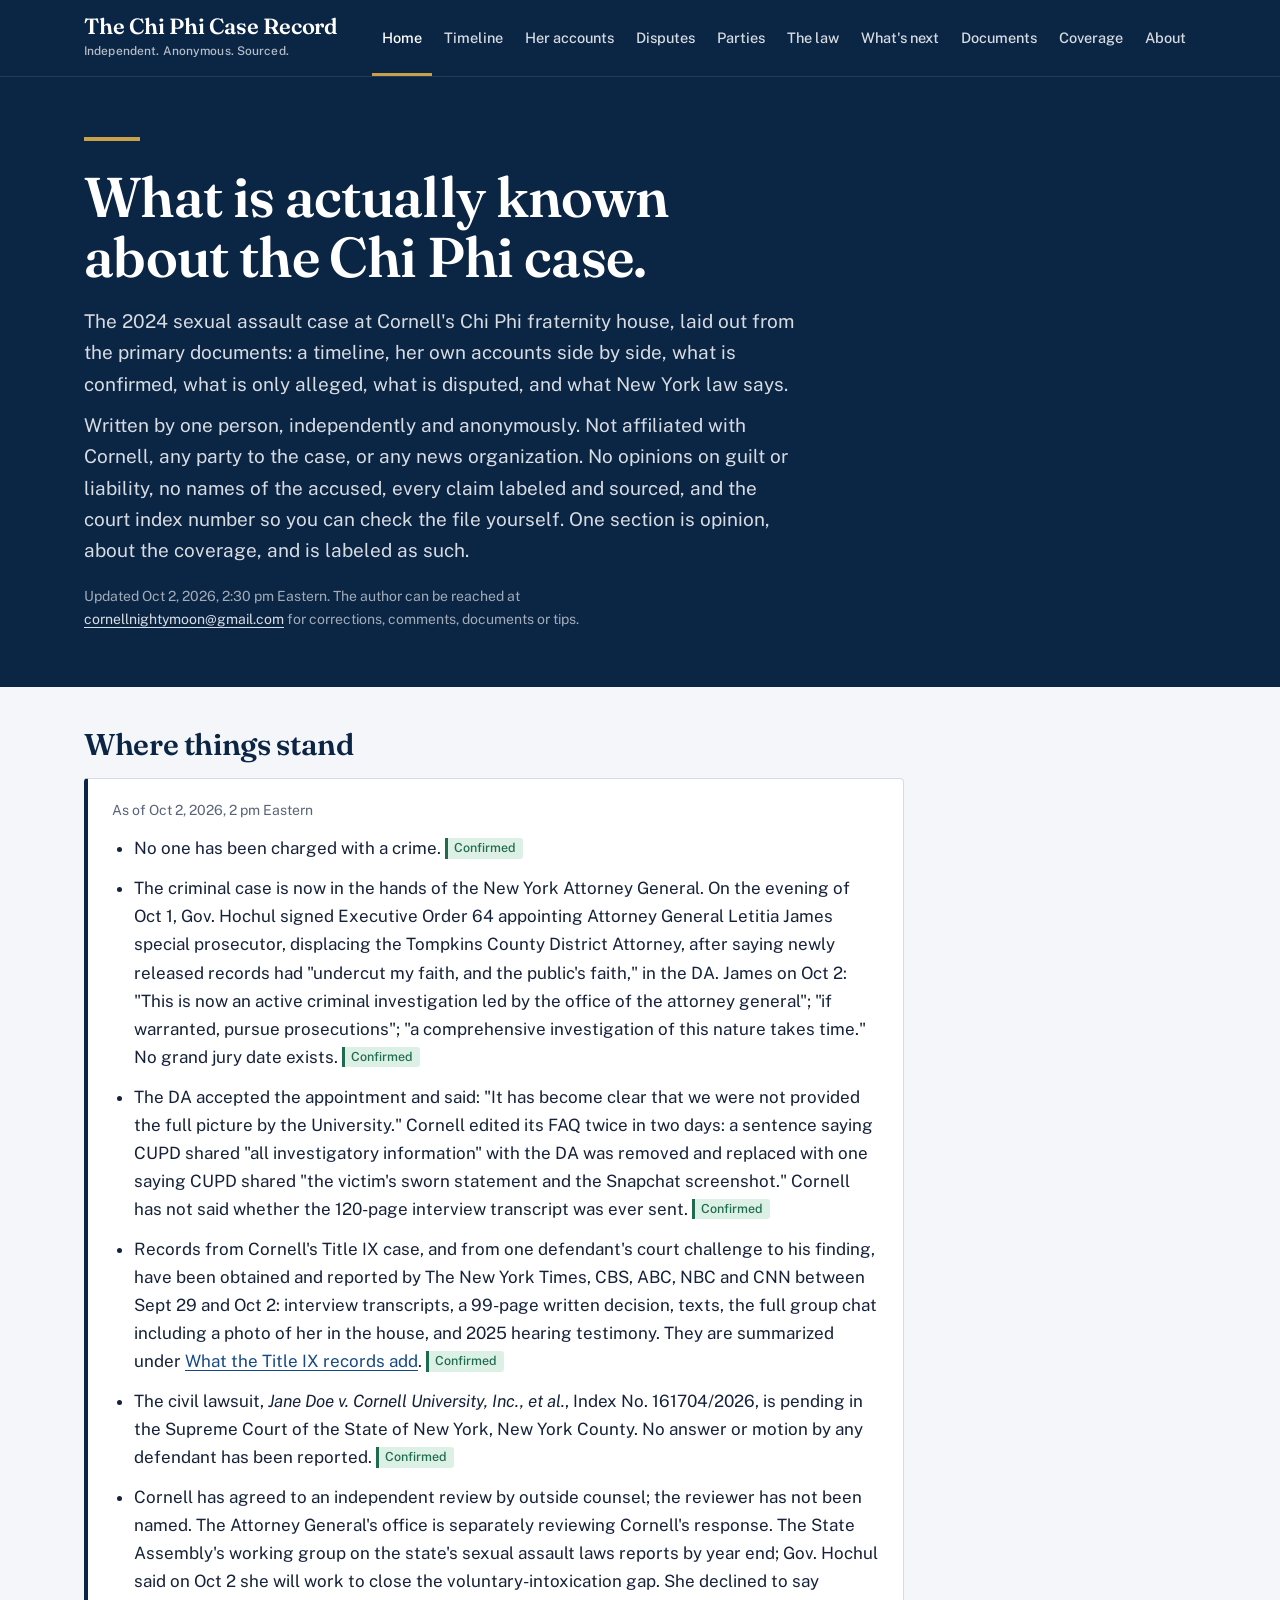
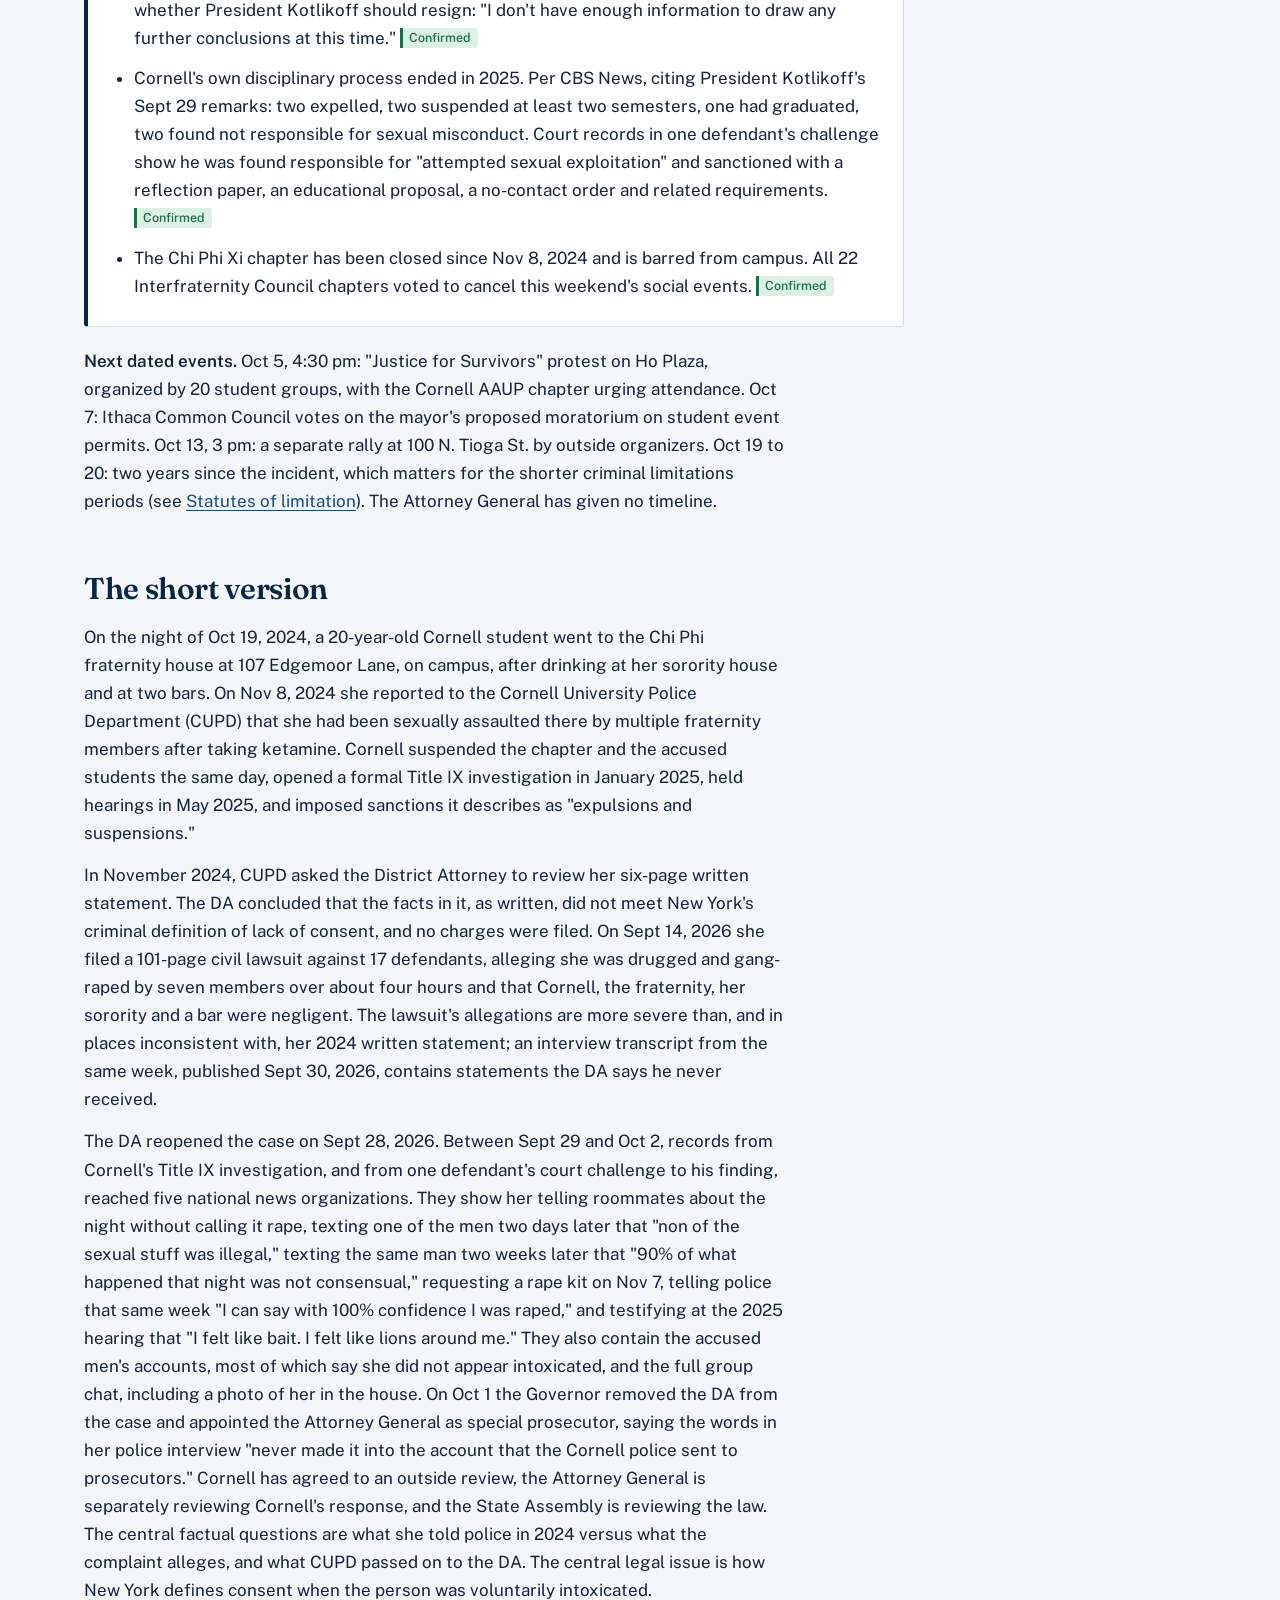
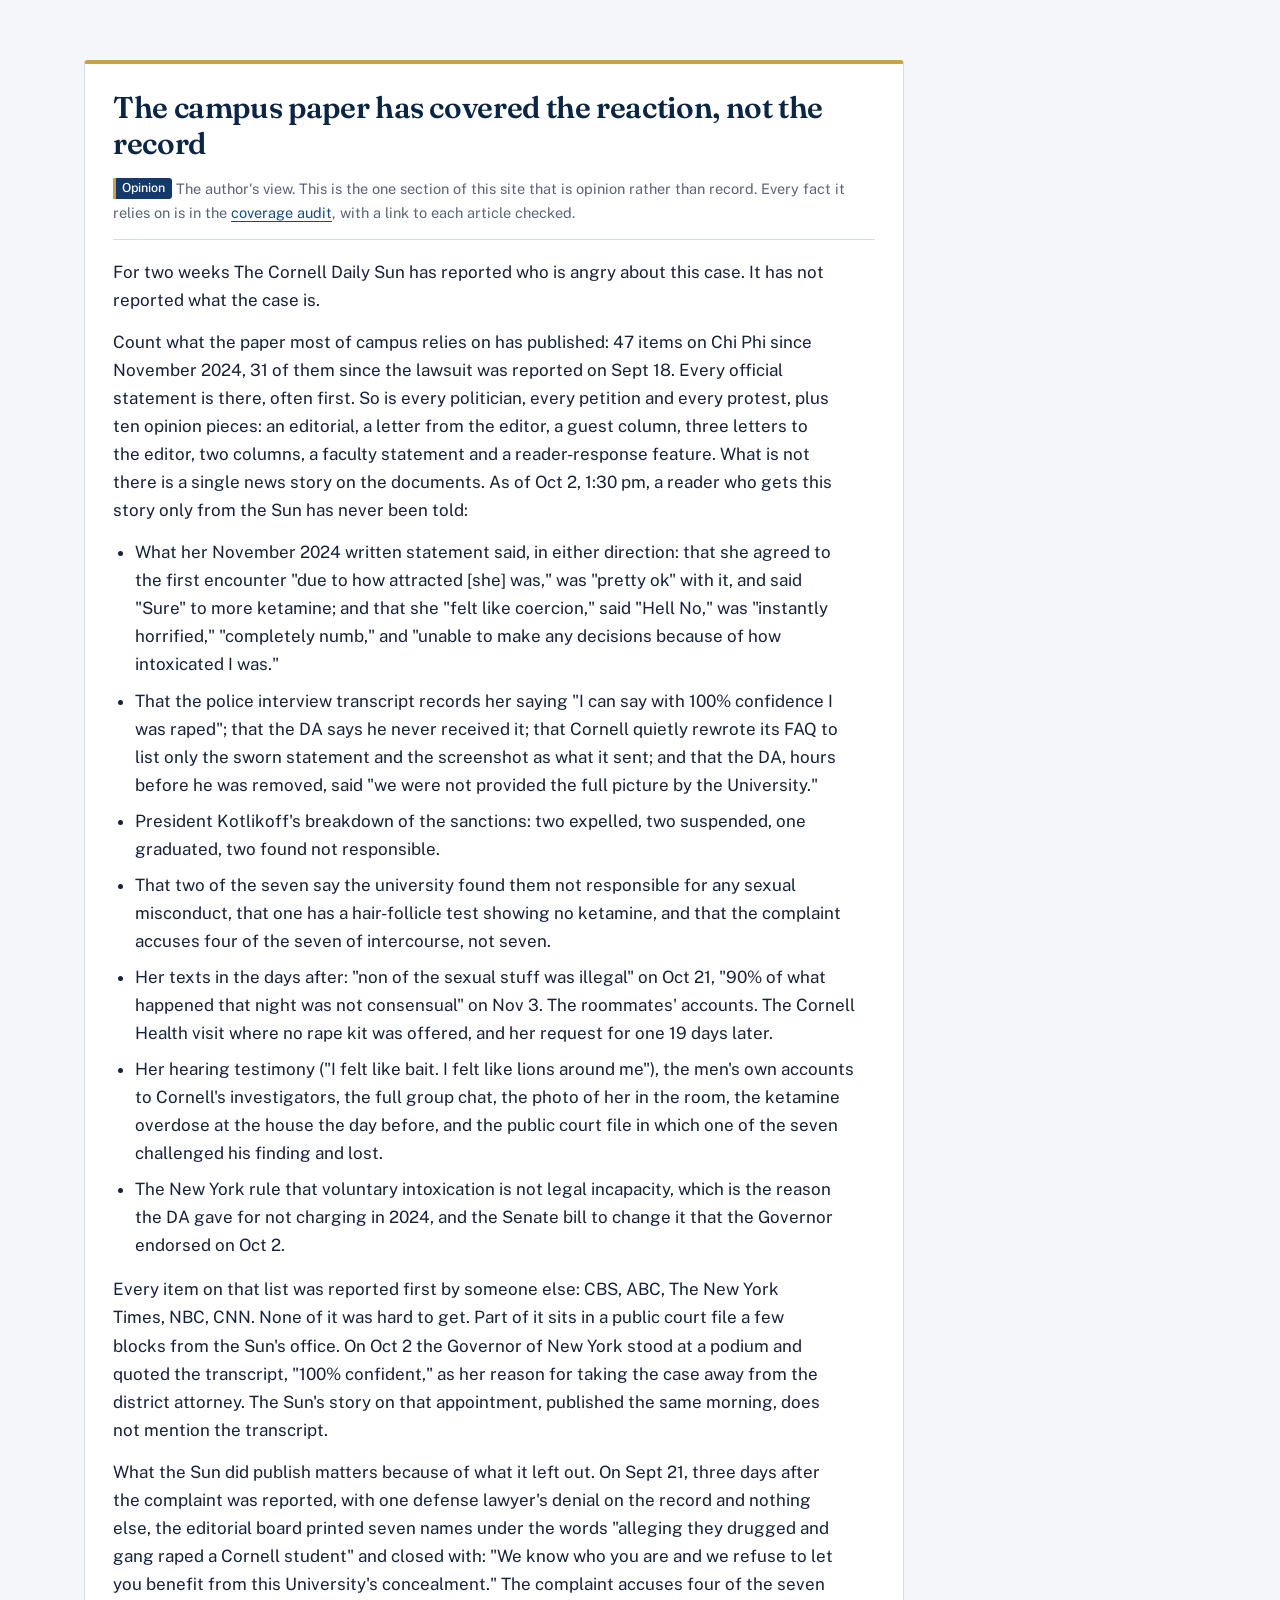
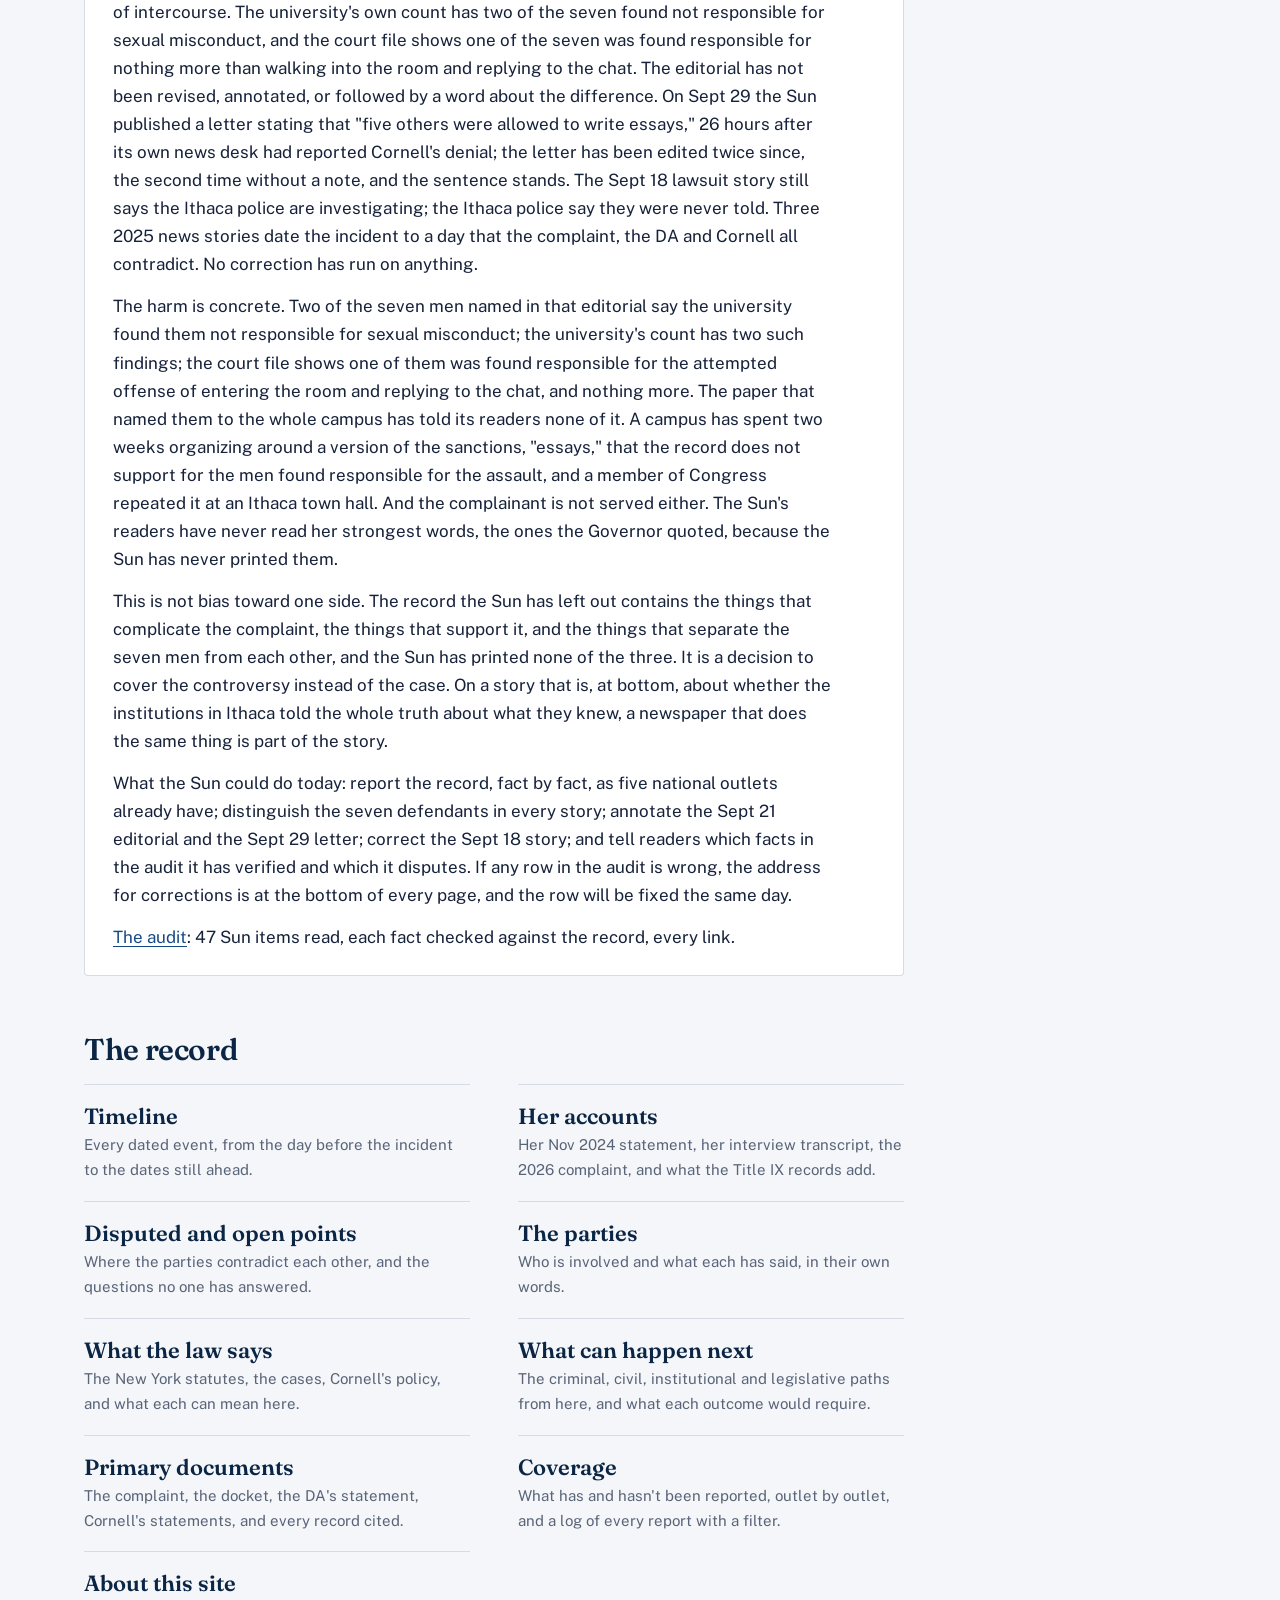
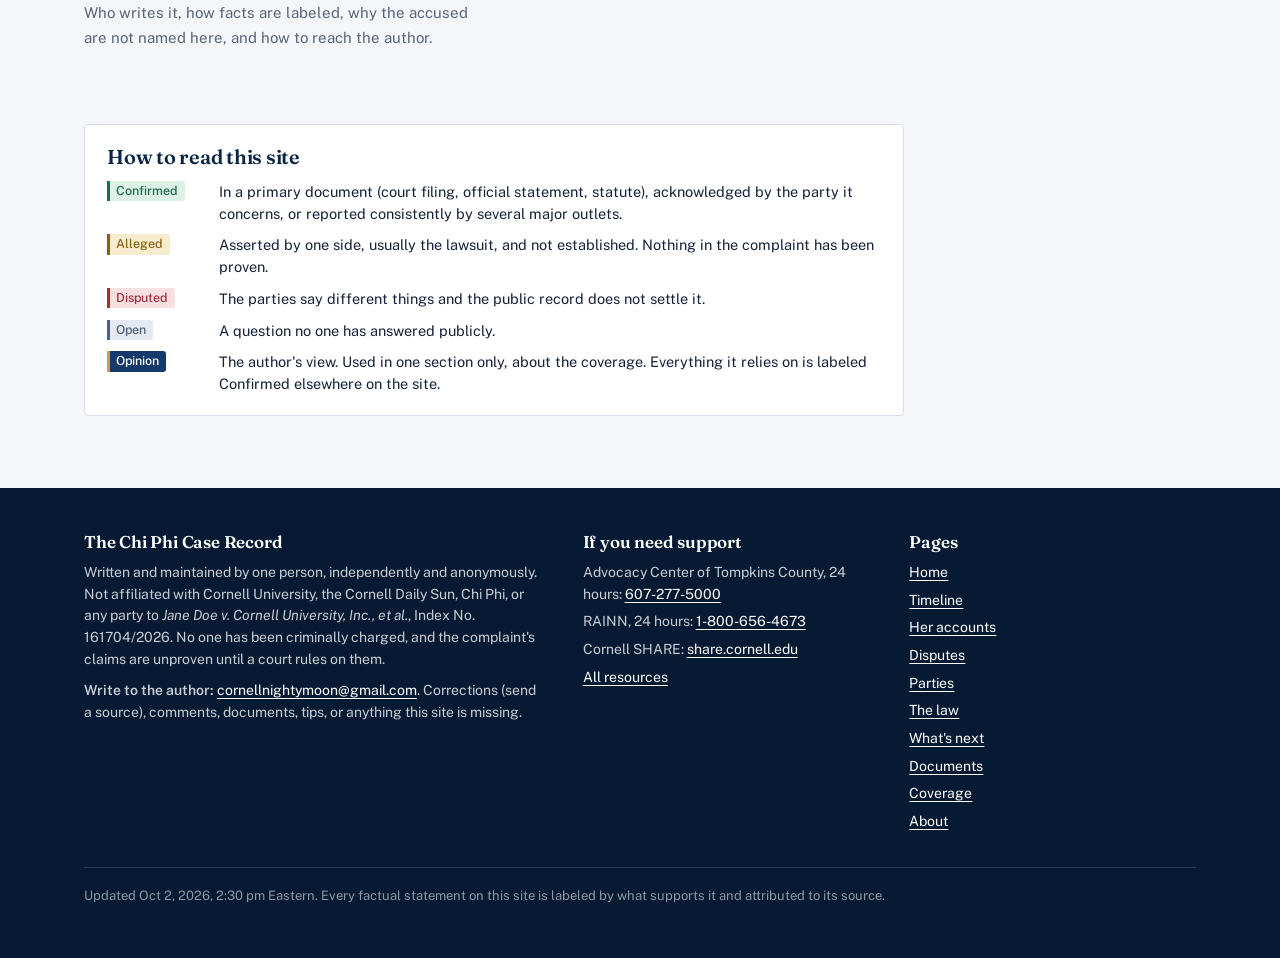
<file: index.html>
<!DOCTYPE html>
<html lang="en" class="no-js">
<head>
<meta charset="utf-8">
<meta name="viewport" content="width=device-width, initial-scale=1">
<title>The Chi Phi Case Record</title>
<meta name="description" content="An independent record of the 2024 Cornell Chi Phi sexual assault case: primary documents, timeline, what is confirmed, what is alleged, what is disputed, and what the law says.">
<link rel="stylesheet" href="style.css">
<script>document.documentElement.className='js';</script>
</head>
<body>
<a class="skip" href="#main">Skip to content</a>
<header class="topbar">
  <div class="topbar-inner">
    <a class="brand" href="index.html"><span class="name">The Chi Phi Case Record</span><span class="tag">Independent. Anonymous. Sourced.</span></a>
    <button class="navbtn" type="button" aria-expanded="false" aria-controls="sitenav">Menu</button>
    <nav class="nav" id="sitenav" aria-label="Site">
      <ul>
        <li><a href="index.html" aria-current="page">Home</a></li>
        <li><a href="timeline.html">Timeline</a></li>
        <li><a href="accounts.html">Her accounts</a></li>
        <li><a href="disputes.html">Disputes</a></li>
        <li><a href="parties.html">Parties</a></li>
        <li><a href="law.html">The law</a></li>
        <li><a href="next.html">What's next</a></li>
        <li><a href="documents.html">Documents</a></li>
        <li><a href="coverage.html">Coverage</a></li>
        <li><a href="about.html">About</a></li>
      </ul>
    </nav>
  </div>
</header>
<div class="hero"><div class="hero-inner">
  <div class="bar"></div>
  <h1>What is actually known about the Chi Phi case.</h1>
  <p>The 2024 sexual assault case at Cornell's Chi Phi fraternity house, laid out from the primary documents: a timeline, her own accounts side by side, what is confirmed, what is only alleged, what is disputed, and what New York law says.</p>
  <p>Written by one person, independently and anonymously. Not affiliated with Cornell, any party to the case, or any news organization. No opinions on guilt or liability, no names of the accused, every claim labeled and sourced, and the court index number so you can check the file yourself. One section is opinion, about the coverage, and is labeled as such.</p>
  <p class="meta">Updated Oct 2, 2026, 2:30 pm Eastern. The author can be reached at <a href="mailto:cornellnightymoon@gmail.com">cornellnightymoon@gmail.com</a> for corrections, comments, documents or tips.</p>
</div></div>
<main id="main">
  <div class="container">
    <div class="prose">

<section id="status">
  <h2>Where things stand</h2>
<div class="panel">
        <p class="asof">As of Oct 2, 2026, 2 pm Eastern</p>
        <ul>
          <li>No one has been charged with a crime. <span class="flag flag-c">Confirmed</span></li>
          <li>The criminal case is now in the hands of the New York Attorney General. On the evening of Oct 1, Gov. Hochul signed Executive Order 64 appointing Attorney General Letitia James special prosecutor, displacing the Tompkins County District Attorney, after saying newly released records had "undercut my faith, and the public's faith," in the DA. James on Oct 2: "This is now an active criminal investigation led by the office of the attorney general"; "if warranted, pursue prosecutions"; "a comprehensive investigation of this nature takes time." No grand jury date exists. <span class="flag flag-c">Confirmed</span></li>
          <li>The DA accepted the appointment and said: "It has become clear that we were not provided the full picture by the University." Cornell edited its FAQ twice in two days: a sentence saying CUPD shared "all investigatory information" with the DA was removed and replaced with one saying CUPD shared "the victim's sworn statement and the Snapchat screenshot." Cornell has not said whether the 120-page interview transcript was ever sent. <span class="flag flag-c">Confirmed</span></li>
          <li>Records from Cornell's Title IX case, and from one defendant's court challenge to his finding, have been obtained and reported by The New York Times, CBS, ABC, NBC and CNN between Sept 29 and Oct 2: interview transcripts, a 99-page written decision, texts, the full group chat including a photo of her in the house, and 2025 hearing testimony. They are summarized under <a href="accounts.html#titleix">What the Title IX records add</a>. <span class="flag flag-c">Confirmed</span></li>
          <li>The civil lawsuit, <em>Jane Doe v. Cornell University, Inc., et al.</em>, Index No. 161704/2026, is pending in the Supreme Court of the State of New York, New York County. No answer or motion by any defendant has been reported. <span class="flag flag-c">Confirmed</span></li>
          <li>Cornell has agreed to an independent review by outside counsel; the reviewer has not been named. The Attorney General's office is separately reviewing Cornell's response. The State Assembly's working group on the state's sexual assault laws reports by year end; Gov. Hochul said on Oct 2 she will work to close the voluntary-intoxication gap. She declined to say whether President Kotlikoff should resign: "I don't have enough information to draw any further conclusions at this time." <span class="flag flag-c">Confirmed</span></li>
          <li>Cornell's own disciplinary process ended in 2025. Per CBS News, citing President Kotlikoff's Sept 29 remarks: two expelled, two suspended at least two semesters, one had graduated, two found not responsible for sexual misconduct. Court records in one defendant's challenge show he was found responsible for "attempted sexual exploitation" and sanctioned with a reflection paper, an educational proposal, a no-contact order and related requirements. <span class="flag flag-c">Confirmed</span></li>
          <li>The Chi Phi Xi chapter has been closed since Nov 8, 2024 and is barred from campus. All 22 Interfraternity Council chapters voted to cancel this weekend's social events. <span class="flag flag-c">Confirmed</span></li>
        </ul>
      </div>
      <p><strong>Next dated events.</strong> Oct 5, 4:30 pm: "Justice for Survivors" protest on Ho Plaza, organized by 20 student groups, with the Cornell AAUP chapter urging attendance. Oct 7: Ithaca Common Council votes on the mayor's proposed moratorium on student event permits. Oct 13, 3 pm: a separate rally at 100 N. Tioga St. by outside organizers. Oct 19 to 20: two years since the incident, which matters for the shorter criminal limitations periods (see <a href="law.html#law-sol">Statutes of limitation</a>). The Attorney General has given no timeline.</p>
</section>
<section id="summary">
  <h2>The short version</h2>
<p>On the night of Oct 19, 2024, a 20-year-old Cornell student went to the Chi Phi fraternity house at 107 Edgemoor Lane, on campus, after drinking at her sorority house and at two bars. On Nov 8, 2024 she reported to the Cornell University Police Department (CUPD) that she had been sexually assaulted there by multiple fraternity members after taking ketamine. Cornell suspended the chapter and the accused students the same day, opened a formal Title IX investigation in January 2025, held hearings in May 2025, and imposed sanctions it describes as "expulsions and suspensions."</p>
      <p>In November 2024, CUPD asked the District Attorney to review her six-page written statement. The DA concluded that the facts in it, as written, did not meet New York's criminal definition of lack of consent, and no charges were filed. On Sept 14, 2026 she filed a 101-page civil lawsuit against 17 defendants, alleging she was drugged and gang-raped by seven members over about four hours and that Cornell, the fraternity, her sorority and a bar were negligent. The lawsuit's allegations are more severe than, and in places inconsistent with, her 2024 written statement; an interview transcript from the same week, published Sept 30, 2026, contains statements the DA says he never received.</p>
      <p>The DA reopened the case on Sept 28, 2026. Between Sept 29 and Oct 2, records from Cornell's Title IX investigation, and from one defendant's court challenge to his finding, reached five national news organizations. They show her telling roommates about the night without calling it rape, texting one of the men two days later that "non of the sexual stuff was illegal," texting the same man two weeks later that "90% of what happened that night was not consensual," requesting a rape kit on Nov 7, telling police that same week "I can say with 100% confidence I was raped," and testifying at the 2025 hearing that "I felt like bait. I felt like lions around me." They also contain the accused men's accounts, most of which say she did not appear intoxicated, and the full group chat, including a photo of her in the house. On Oct 1 the Governor removed the DA from the case and appointed the Attorney General as special prosecutor, saying the words in her police interview "never made it into the account that the Cornell police sent to prosecutors." Cornell has agreed to an outside review, the Attorney General is separately reviewing Cornell's response, and the State Assembly is reviewing the law. The central factual questions are what she told police in 2024 versus what the complaint alleges, and what CUPD passed on to the DA. The central legal issue is how New York defines consent when the person was voluntarily intoxicated.</p>
</section>
<section id="coverage-gaps" class="view">
  <h2>The campus paper has covered the reaction, not the record</h2>
  <p class="viewlabel"><span class="flag flag-v">Opinion</span> The author's view. This is the one section of this site that is opinion rather than record. Every fact it relies on is in the <a href="coverage.html#audit">coverage audit</a>, with a link to each article checked.</p>

  <p>For two weeks The Cornell Daily Sun has reported who is angry about this case. It has not reported what the case is.</p>

  <p>Count what the paper most of campus relies on has published: 47 items on Chi Phi since November 2024, 31 of them since the lawsuit was reported on Sept 18. Every official statement is there, often first. So is every politician, every petition and every protest, plus ten opinion pieces: an editorial, a letter from the editor, a guest column, three letters to the editor, two columns, a faculty statement and a reader-response feature. What is not there is a single news story on the documents. As of Oct 2, 1:30 pm, a reader who gets this story only from the Sun has never been told:</p>
  <ul>
    <li>What her November 2024 written statement said, in either direction: that she agreed to the first encounter "due to how attracted [she] was," was "pretty ok" with it, and said "Sure" to more ketamine; and that she "felt like coercion," said "Hell No," was "instantly horrified," "completely numb," and "unable to make any decisions because of how intoxicated I was."</li>
    <li>That the police interview transcript records her saying "I can say with 100% confidence I was raped"; that the DA says he never received it; that Cornell quietly rewrote its FAQ to list only the sworn statement and the screenshot as what it sent; and that the DA, hours before he was removed, said "we were not provided the full picture by the University."</li>
    <li>President Kotlikoff's breakdown of the sanctions: two expelled, two suspended, one graduated, two found not responsible.</li>
    <li>That two of the seven say the university found them not responsible for any sexual misconduct, that one has a hair-follicle test showing no ketamine, and that the complaint accuses four of the seven of intercourse, not seven.</li>
    <li>Her texts in the days after: "non of the sexual stuff was illegal" on Oct 21, "90% of what happened that night was not consensual" on Nov 3. The roommates' accounts. The Cornell Health visit where no rape kit was offered, and her request for one 19 days later.</li>
    <li>Her hearing testimony ("I felt like bait. I felt like lions around me"), the men's own accounts to Cornell's investigators, the full group chat, the photo of her in the room, the ketamine overdose at the house the day before, and the public court file in which one of the seven challenged his finding and lost.</li>
    <li>The New York rule that voluntary intoxication is not legal incapacity, which is the reason the DA gave for not charging in 2024, and the Senate bill to change it that the Governor endorsed on Oct 2.</li>
  </ul>
  <p>Every item on that list was reported first by someone else: CBS, ABC, The New York Times, NBC, CNN. None of it was hard to get. Part of it sits in a public court file a few blocks from the Sun's office. On Oct 2 the Governor of New York stood at a podium and quoted the transcript, "100% confident," as her reason for taking the case away from the district attorney. The Sun's story on that appointment, published the same morning, does not mention the transcript.</p>

  <p>What the Sun did publish matters because of what it left out. On Sept 21, three days after the complaint was reported, with one defense lawyer's denial on the record and nothing else, the editorial board printed seven names under the words "alleging they drugged and gang raped a Cornell student" and closed with: "We know who you are and we refuse to let you benefit from this University's concealment." The complaint accuses four of the seven of intercourse. The university's own count has two of the seven found not responsible for sexual misconduct, and the court file shows one of the seven was found responsible for nothing more than walking into the room and replying to the chat. The editorial has not been revised, annotated, or followed by a word about the difference. On Sept 29 the Sun published a letter stating that "five others were allowed to write essays," 26 hours after its own news desk had reported Cornell's denial; the letter has been edited twice since, the second time without a note, and the sentence stands. The Sept 18 lawsuit story still says the Ithaca police are investigating; the Ithaca police say they were never told. Three 2025 news stories date the incident to a day that the complaint, the DA and Cornell all contradict. No correction has run on anything.</p>

  <p>The harm is concrete. Two of the seven men named in that editorial say the university found them not responsible for sexual misconduct; the university's count has two such findings; the court file shows one of them was found responsible for the attempted offense of entering the room and replying to the chat, and nothing more. The paper that named them to the whole campus has told its readers none of it. A campus has spent two weeks organizing around a version of the sanctions, "essays," that the record does not support for the men found responsible for the assault, and a member of Congress repeated it at an Ithaca town hall. And the complainant is not served either. The Sun's readers have never read her strongest words, the ones the Governor quoted, because the Sun has never printed them.</p>

  <p>This is not bias toward one side. The record the Sun has left out contains the things that complicate the complaint, the things that support it, and the things that separate the seven men from each other, and the Sun has printed none of the three. It is a decision to cover the controversy instead of the case. On a story that is, at bottom, about whether the institutions in Ithaca told the whole truth about what they knew, a newspaper that does the same thing is part of the story.</p>

  <p>What the Sun could do today: report the record, fact by fact, as five national outlets already have; distinguish the seven defendants in every story; annotate the Sept 21 editorial and the Sept 29 letter; correct the Sept 18 story; and tell readers which facts in the audit it has verified and which it disputes. If any row in the audit is wrong, the address for corrections is at the bottom of every page, and the row will be fixed the same day.</p>

  <p><a href="coverage.html#audit">The audit</a>: 47 Sun items read, each fact checked against the record, every link.</p>
</section>

<section id="explore">
  <h2>The record</h2>
  <div class="explore">
    <a href="timeline.html"><p class="t">Timeline</p><p class="d">Every dated event, from the day before the incident to the dates still ahead.</p></a>
    <a href="accounts.html"><p class="t">Her accounts</p><p class="d">Her Nov 2024 statement, her interview transcript, the 2026 complaint, and what the Title IX records add.</p></a>
    <a href="disputes.html"><p class="t">Disputed and open points</p><p class="d">Where the parties contradict each other, and the questions no one has answered.</p></a>
    <a href="parties.html"><p class="t">The parties</p><p class="d">Who is involved and what each has said, in their own words.</p></a>
    <a href="law.html"><p class="t">What the law says</p><p class="d">The New York statutes, the cases, Cornell's policy, and what each can mean here.</p></a>
    <a href="next.html"><p class="t">What can happen next</p><p class="d">The criminal, civil, institutional and legislative paths from here, and what each outcome would require.</p></a>
    <a href="documents.html"><p class="t">Primary documents</p><p class="d">The complaint, the docket, the DA's statement, Cornell's statements, and every record cited.</p></a>
    <a href="coverage.html"><p class="t">Coverage</p><p class="d">What has and hasn't been reported, outlet by outlet, and a log of every report with a filter.</p></a>
    <a href="about.html"><p class="t">About this site</p><p class="d">Who writes it, how facts are labeled, why the accused are not named here, and how to reach the author.</p></a>
  </div>
</section>
<section id="legend">
  <aside class="legend" aria-label="How to read this site">
    <h2>How to read this site</h2>
    <ul>
      <li><span class="flag flag-c">Confirmed</span><span>In a primary document (court filing, official statement, statute), acknowledged by the party it concerns, or reported consistently by several major outlets.</span></li>
      <li><span class="flag flag-a">Alleged</span><span>Asserted by one side, usually the lawsuit, and not established. Nothing in the complaint has been proven.</span></li>
      <li><span class="flag flag-d">Disputed</span><span>The parties say different things and the public record does not settle it.</span></li>
      <li><span class="flag flag-o">Open</span><span>A question no one has answered publicly.</span></li>
      <li><span class="flag flag-v">Opinion</span><span>The author's view. Used in one section only, about the coverage. Everything it relies on is labeled Confirmed elsewhere on the site.</span></li>
    </ul>
  </aside>
</section>

    </div>
  </div>
</main>
<footer>
  <div class="foot-inner">
    <div>
      <h2>The Chi Phi Case Record</h2>
      <p>Written and maintained by one person, independently and anonymously. Not affiliated with Cornell University, the Cornell Daily Sun, Chi Phi, or any party to <em>Jane Doe v. Cornell University, Inc., et al.</em>, Index No. 161704/2026. No one has been criminally charged, and the complaint's claims are unproven until a court rules on them.</p>
      <p><strong>Write to the author:</strong> <a href="mailto:cornellnightymoon@gmail.com">cornellnightymoon@gmail.com</a>. Corrections (send a source), comments, documents, tips, or anything this site is missing.</p>
    </div>
    <div>
      <h2>If you need support</h2>
      <ul>
        <li>Advocacy Center of Tompkins County, 24 hours: <a href="tel:+16072775000">607-277-5000</a></li>
        <li>RAINN, 24 hours: <a href="tel:+18006564673">1-800-656-4673</a></li>
        <li>Cornell SHARE: <a href="https://share.cornell.edu">share.cornell.edu</a></li>
        <li><a href="about.html#resources">All resources</a></li>
      </ul>
    </div>
    <div>
      <h2>Pages</h2>
      <ul>
        <li><a href="index.html">Home</a></li><li><a href="timeline.html">Timeline</a></li><li><a href="accounts.html">Her accounts</a></li><li><a href="disputes.html">Disputes</a></li><li><a href="parties.html">Parties</a></li><li><a href="law.html">The law</a></li><li><a href="next.html">What's next</a></li><li><a href="documents.html">Documents</a></li><li><a href="coverage.html">Coverage</a></li><li><a href="about.html">About</a></li>
      </ul>
    </div>
  </div>
  <div class="foot-bottom">Updated Oct 2, 2026, 2:30 pm Eastern. Every factual statement on this site is labeled by what supports it and attributed to its source.</div>
</footer>
<script>
(function(){
  var b=document.querySelector('.navbtn'),n=document.getElementById('sitenav');
  if(b&&n){b.addEventListener('click',function(){var o=n.classList.toggle('open');b.setAttribute('aria-expanded',o?'true':'false');});}
})();
</script>
</body>
</html>
</file>
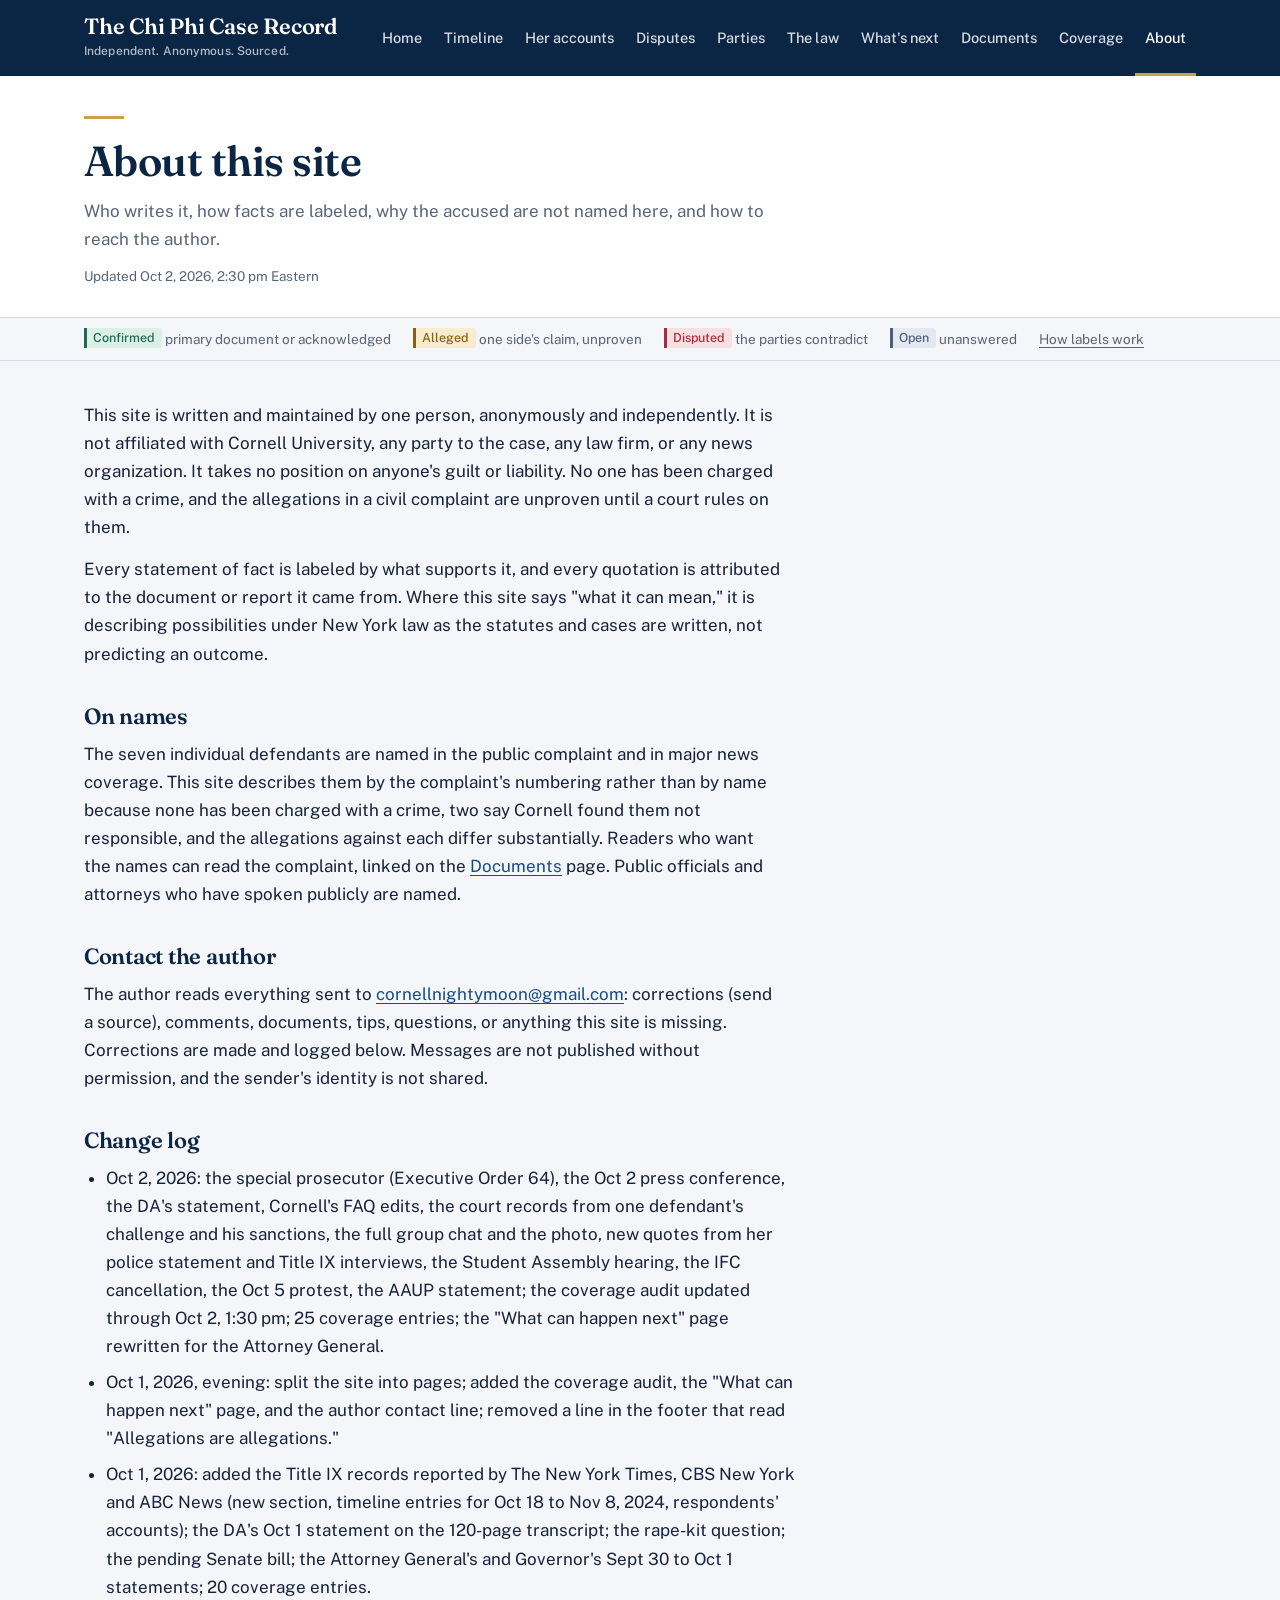
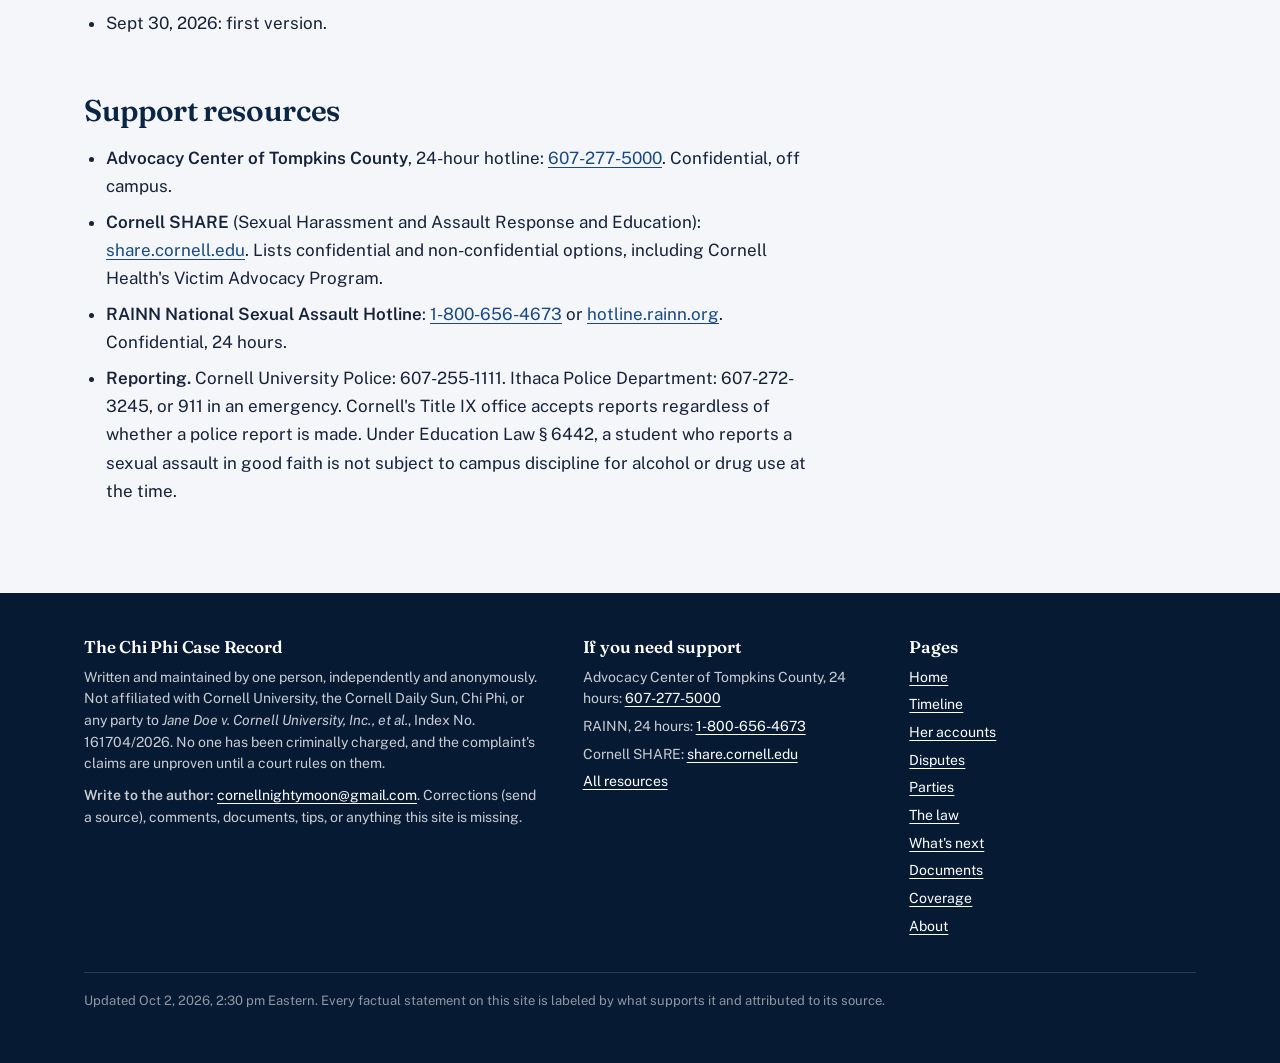
<file: about.html>
<!DOCTYPE html>
<html lang="en" class="no-js">
<head>
<meta charset="utf-8">
<meta name="viewport" content="width=device-width, initial-scale=1">
<title>About this site: The Chi Phi Case Record</title>
<meta name="description" content="Who writes it, how facts are labeled, why the accused are not named here, and how to reach the author.">
<link rel="stylesheet" href="style.css">
<script>document.documentElement.className='js';</script>

</head>
<body>
<a class="skip" href="#main">Skip to content</a>
<header class="topbar">
  <div class="topbar-inner">
    <a class="brand" href="index.html"><span class="name">The Chi Phi Case Record</span><span class="tag">Independent. Anonymous. Sourced.</span></a>
    <button class="navbtn" type="button" aria-expanded="false" aria-controls="sitenav">Menu</button>
    <nav class="nav" id="sitenav" aria-label="Site">
      <ul>
        <li><a href="index.html">Home</a></li>
        <li><a href="timeline.html">Timeline</a></li>
        <li><a href="accounts.html">Her accounts</a></li>
        <li><a href="disputes.html">Disputes</a></li>
        <li><a href="parties.html">Parties</a></li>
        <li><a href="law.html">The law</a></li>
        <li><a href="next.html">What's next</a></li>
        <li><a href="documents.html">Documents</a></li>
        <li><a href="coverage.html">Coverage</a></li>
        <li><a href="about.html" aria-current="page">About</a></li>
      </ul>
    </nav>
  </div>
</header>
<div class="pagehead"><div class="pagehead-inner">
  <div class="bar"></div>
  <h1>About this site</h1>
  <p>Who writes it, how facts are labeled, why the accused are not named here, and how to reach the author.</p>
  <p class="meta">Updated Oct 2, 2026, 2:30 pm Eastern</p>
</div></div>
<div class="keybar"><div class="keybar-inner">
  <span class="k"><span class="flag flag-c">Confirmed</span> primary document or acknowledged</span>
  <span class="k"><span class="flag flag-a">Alleged</span> one side's claim, unproven</span>
  <span class="k"><span class="flag flag-d">Disputed</span> the parties contradict</span>
  <span class="k"><span class="flag flag-o">Open</span> unanswered</span>
  <span class="k"><a href="index.html#legend">How labels work</a></span>
</div></div>
<main id="main">
  <div class="container">
    <div class="prose">

<section id="about-site">
<p>This site is written and maintained by one person, anonymously and independently. It is not affiliated with Cornell University, any party to the case, any law firm, or any news organization. It takes no position on anyone's guilt or liability. No one has been charged with a crime, and the allegations in a civil complaint are unproven until a court rules on them.</p>
      <p>Every statement of fact is labeled by what supports it, and every quotation is attributed to the document or report it came from. Where this site says "what it can mean," it is describing possibilities under New York law as the statutes and cases are written, not predicting an outcome.</p>
      <h3 id="about-names">On names</h3>
      <p>The seven individual defendants are named in the public complaint and in major news coverage. This site describes them by the complaint's numbering rather than by name because none has been charged with a crime, two say Cornell found them not responsible, and the allegations against each differ substantially. Readers who want the names can read the complaint, linked on the <a href="documents.html">Documents</a> page. Public officials and attorneys who have spoken publicly are named.</p>
      <h3 id="contact">Contact the author</h3>
      <p>The author reads everything sent to <a href="mailto:cornellnightymoon@gmail.com">cornellnightymoon@gmail.com</a>: corrections (send a source), comments, documents, tips, questions, or anything this site is missing. Corrections are made and logged below. Messages are not published without permission, and the sender's identity is not shared.</p>
      <h3>Change log</h3>
      <ul>
        <li>Oct 2, 2026: the special prosecutor (Executive Order 64), the Oct 2 press conference, the DA's statement, Cornell's FAQ edits, the court records from one defendant's challenge and his sanctions, the full group chat and the photo, new quotes from her police statement and Title IX interviews, the Student Assembly hearing, the IFC cancellation, the Oct 5 protest, the AAUP statement; the coverage audit updated through Oct 2, 1:30 pm; 25 coverage entries; the "What can happen next" page rewritten for the Attorney General.</li>
        <li>Oct 1, 2026, evening: split the site into pages; added the coverage audit, the "What can happen next" page, and the author contact line; removed a line in the footer that read "Allegations are allegations."</li>
        <li>Oct 1, 2026: added the Title IX records reported by The New York Times, CBS New York and ABC News (new section, timeline entries for Oct 18 to Nov 8, 2024, respondents' accounts); the DA's Oct 1 statement on the 120-page transcript; the rape-kit question; the pending Senate bill; the Attorney General's and Governor's Sept 30 to Oct 1 statements; 20 coverage entries.</li>
        <li>Sept 30, 2026: first version.</li>
      </ul>
</section>
<section id="resources">
  <h2>Support resources</h2>
<ul>
        <li><strong>Advocacy Center of Tompkins County</strong>, 24-hour hotline: <a href="tel:+16072775000">607-277-5000</a>. Confidential, off campus.</li>
        <li><strong>Cornell SHARE</strong> (Sexual Harassment and Assault Response and Education): <a href="https://share.cornell.edu">share.cornell.edu</a>. Lists confidential and non-confidential options, including Cornell Health's Victim Advocacy Program.</li>
        <li><strong>RAINN National Sexual Assault Hotline</strong>: <a href="tel:+18006564673">1-800-656-4673</a> or <a href="https://hotline.rainn.org">hotline.rainn.org</a>. Confidential, 24 hours.</li>
        <li><strong>Reporting.</strong> Cornell University Police: 607-255-1111. Ithaca Police Department: 607-272-3245, or 911 in an emergency. Cornell's Title IX office accepts reports regardless of whether a police report is made. Under Education Law § 6442, a student who reports a sexual assault in good faith is not subject to campus discipline for alcohol or drug use at the time.</li>
      </ul>
</section>

    </div>
  </div>
</main>
<footer>
  <div class="foot-inner">
    <div>
      <h2>The Chi Phi Case Record</h2>
      <p>Written and maintained by one person, independently and anonymously. Not affiliated with Cornell University, the Cornell Daily Sun, Chi Phi, or any party to <em>Jane Doe v. Cornell University, Inc., et al.</em>, Index No. 161704/2026. No one has been criminally charged, and the complaint's claims are unproven until a court rules on them.</p>
      <p><strong>Write to the author:</strong> <a href="mailto:cornellnightymoon@gmail.com">cornellnightymoon@gmail.com</a>. Corrections (send a source), comments, documents, tips, or anything this site is missing.</p>
    </div>
    <div>
      <h2>If you need support</h2>
      <ul>
        <li>Advocacy Center of Tompkins County, 24 hours: <a href="tel:+16072775000">607-277-5000</a></li>
        <li>RAINN, 24 hours: <a href="tel:+18006564673">1-800-656-4673</a></li>
        <li>Cornell SHARE: <a href="https://share.cornell.edu">share.cornell.edu</a></li>
        <li><a href="about.html#resources">All resources</a></li>
      </ul>
    </div>
    <div>
      <h2>Pages</h2>
      <ul>
        <li><a href="index.html">Home</a></li><li><a href="timeline.html">Timeline</a></li><li><a href="accounts.html">Her accounts</a></li><li><a href="disputes.html">Disputes</a></li><li><a href="parties.html">Parties</a></li><li><a href="law.html">The law</a></li><li><a href="next.html">What's next</a></li><li><a href="documents.html">Documents</a></li><li><a href="coverage.html">Coverage</a></li><li><a href="about.html">About</a></li>
      </ul>
    </div>
  </div>
  <div class="foot-bottom">Updated Oct 2, 2026, 2:30 pm Eastern. Every factual statement on this site is labeled by what supports it and attributed to its source.</div>
</footer>
<script>
(function(){
  var b=document.querySelector('.navbtn'),n=document.getElementById('sitenav');
  if(b&&n){b.addEventListener('click',function(){var o=n.classList.toggle('open');b.setAttribute('aria-expanded',o?'true':'false');});}
})();

</script>
</body>
</html>
</file>
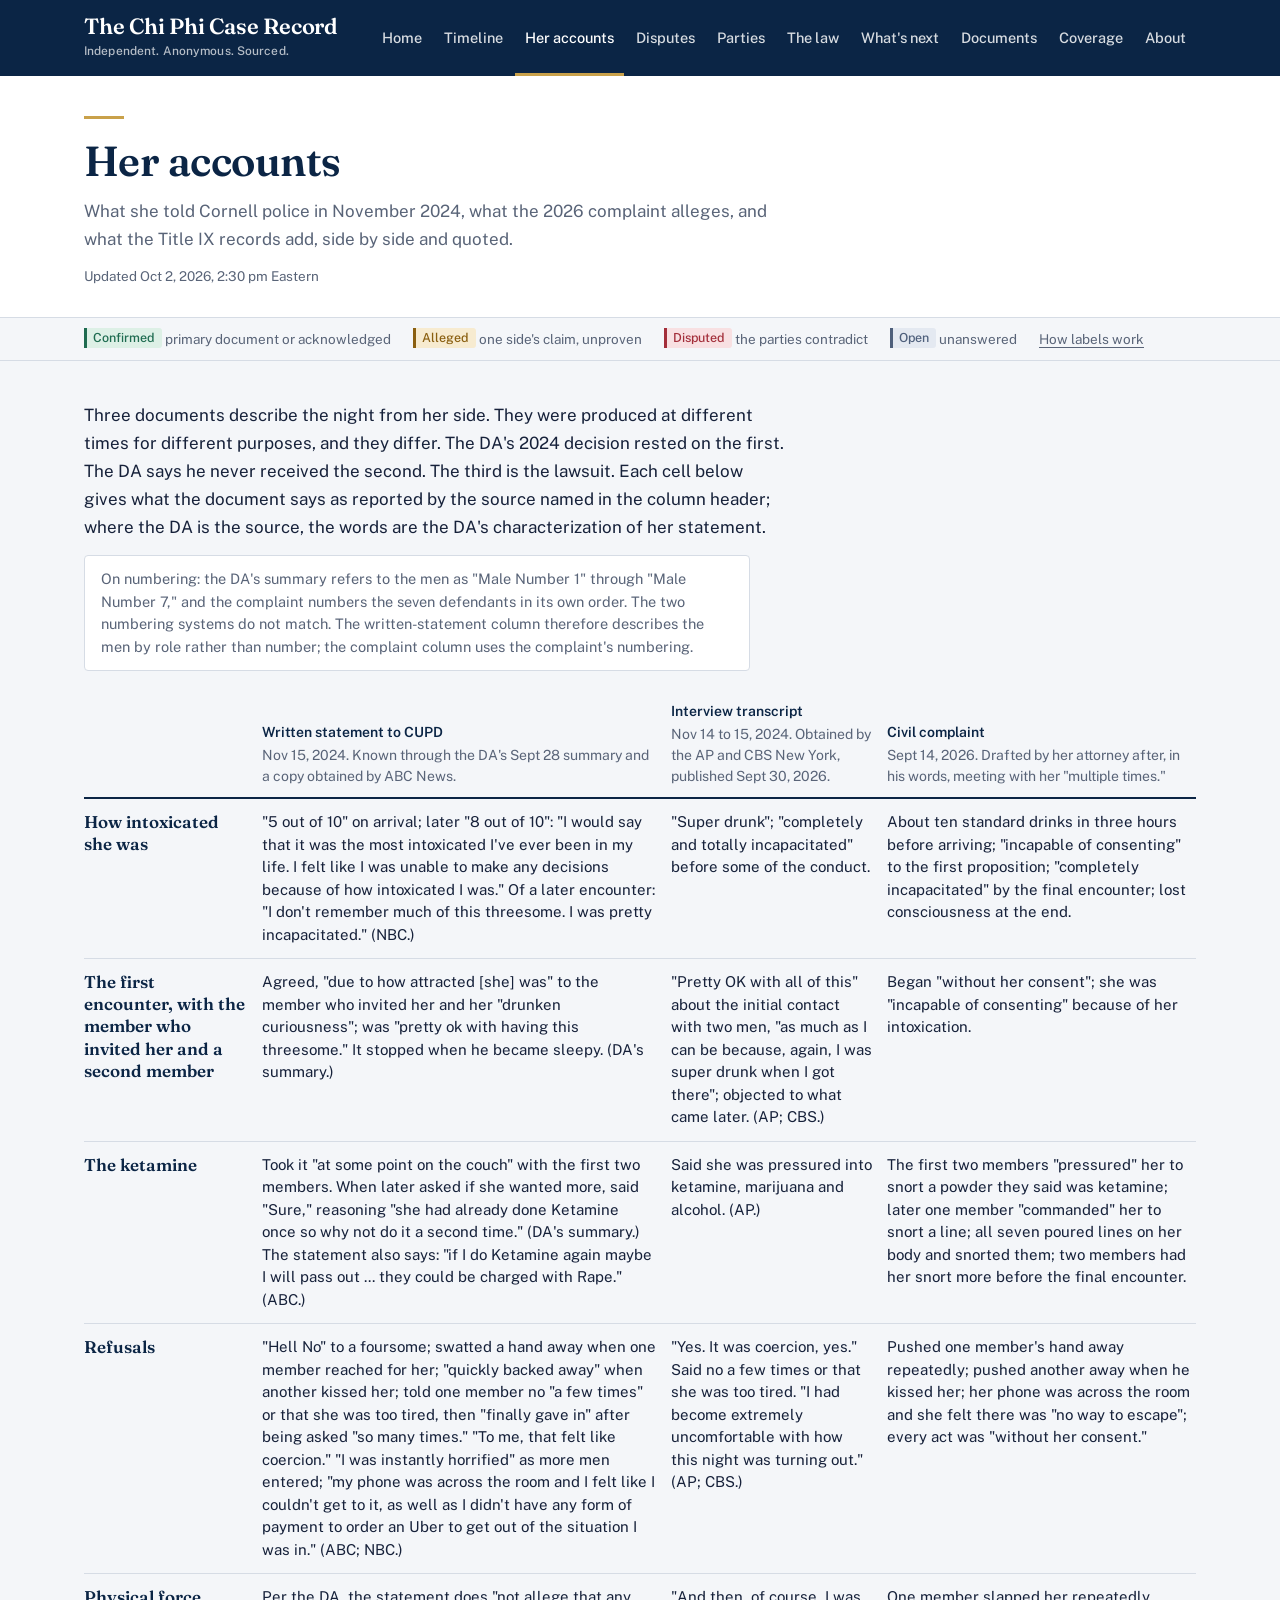
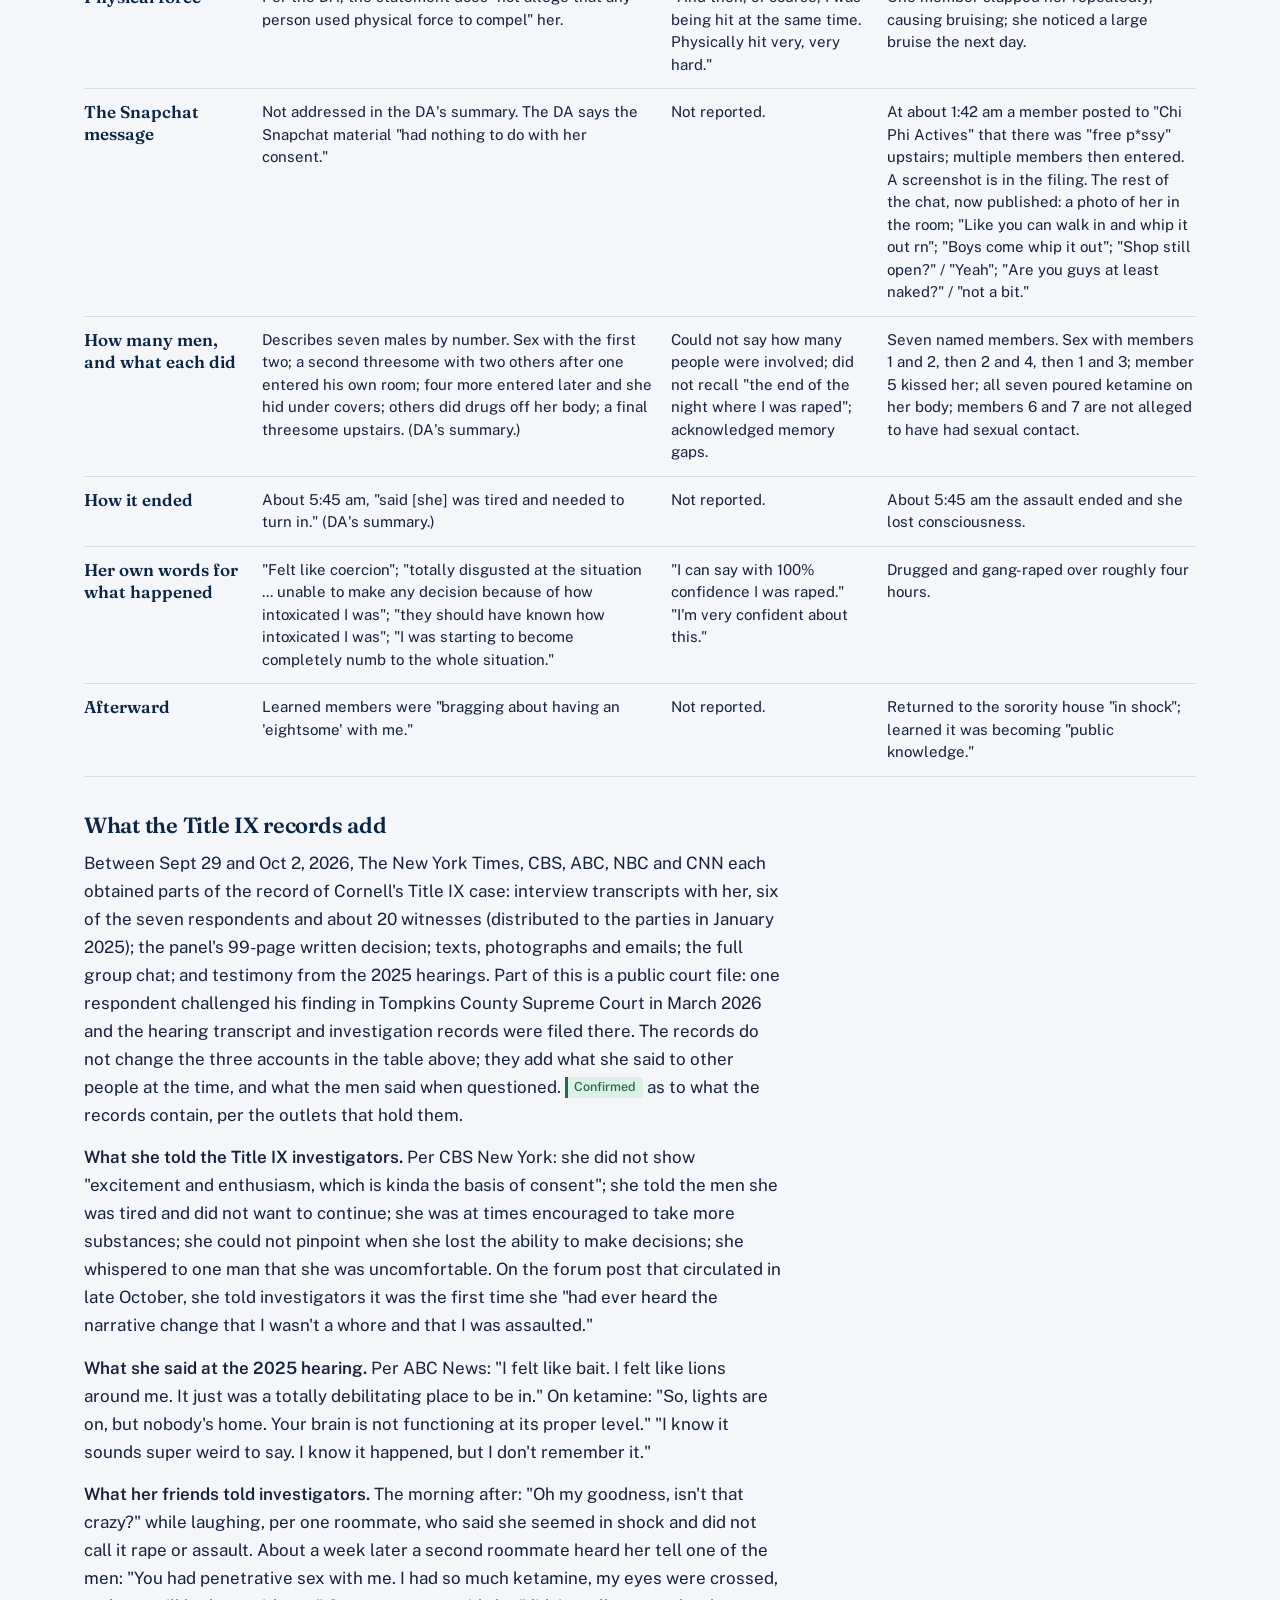
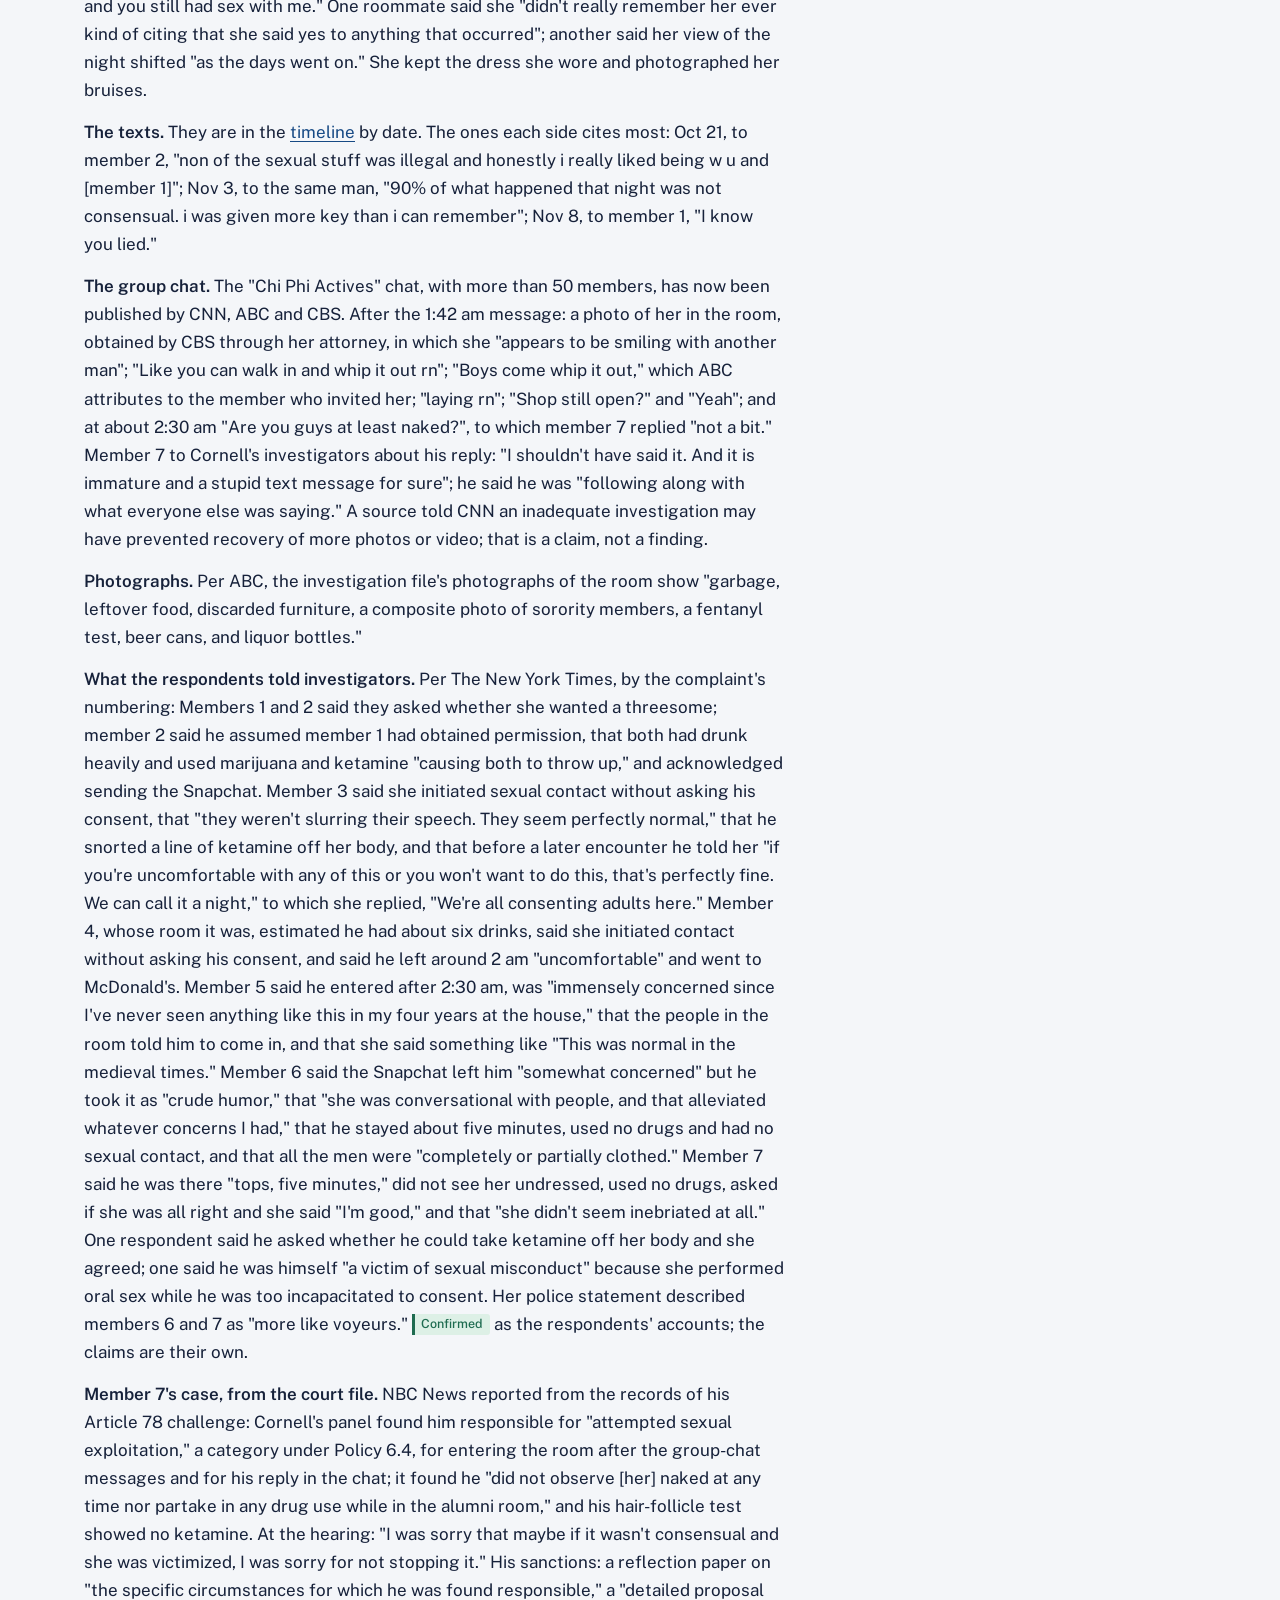
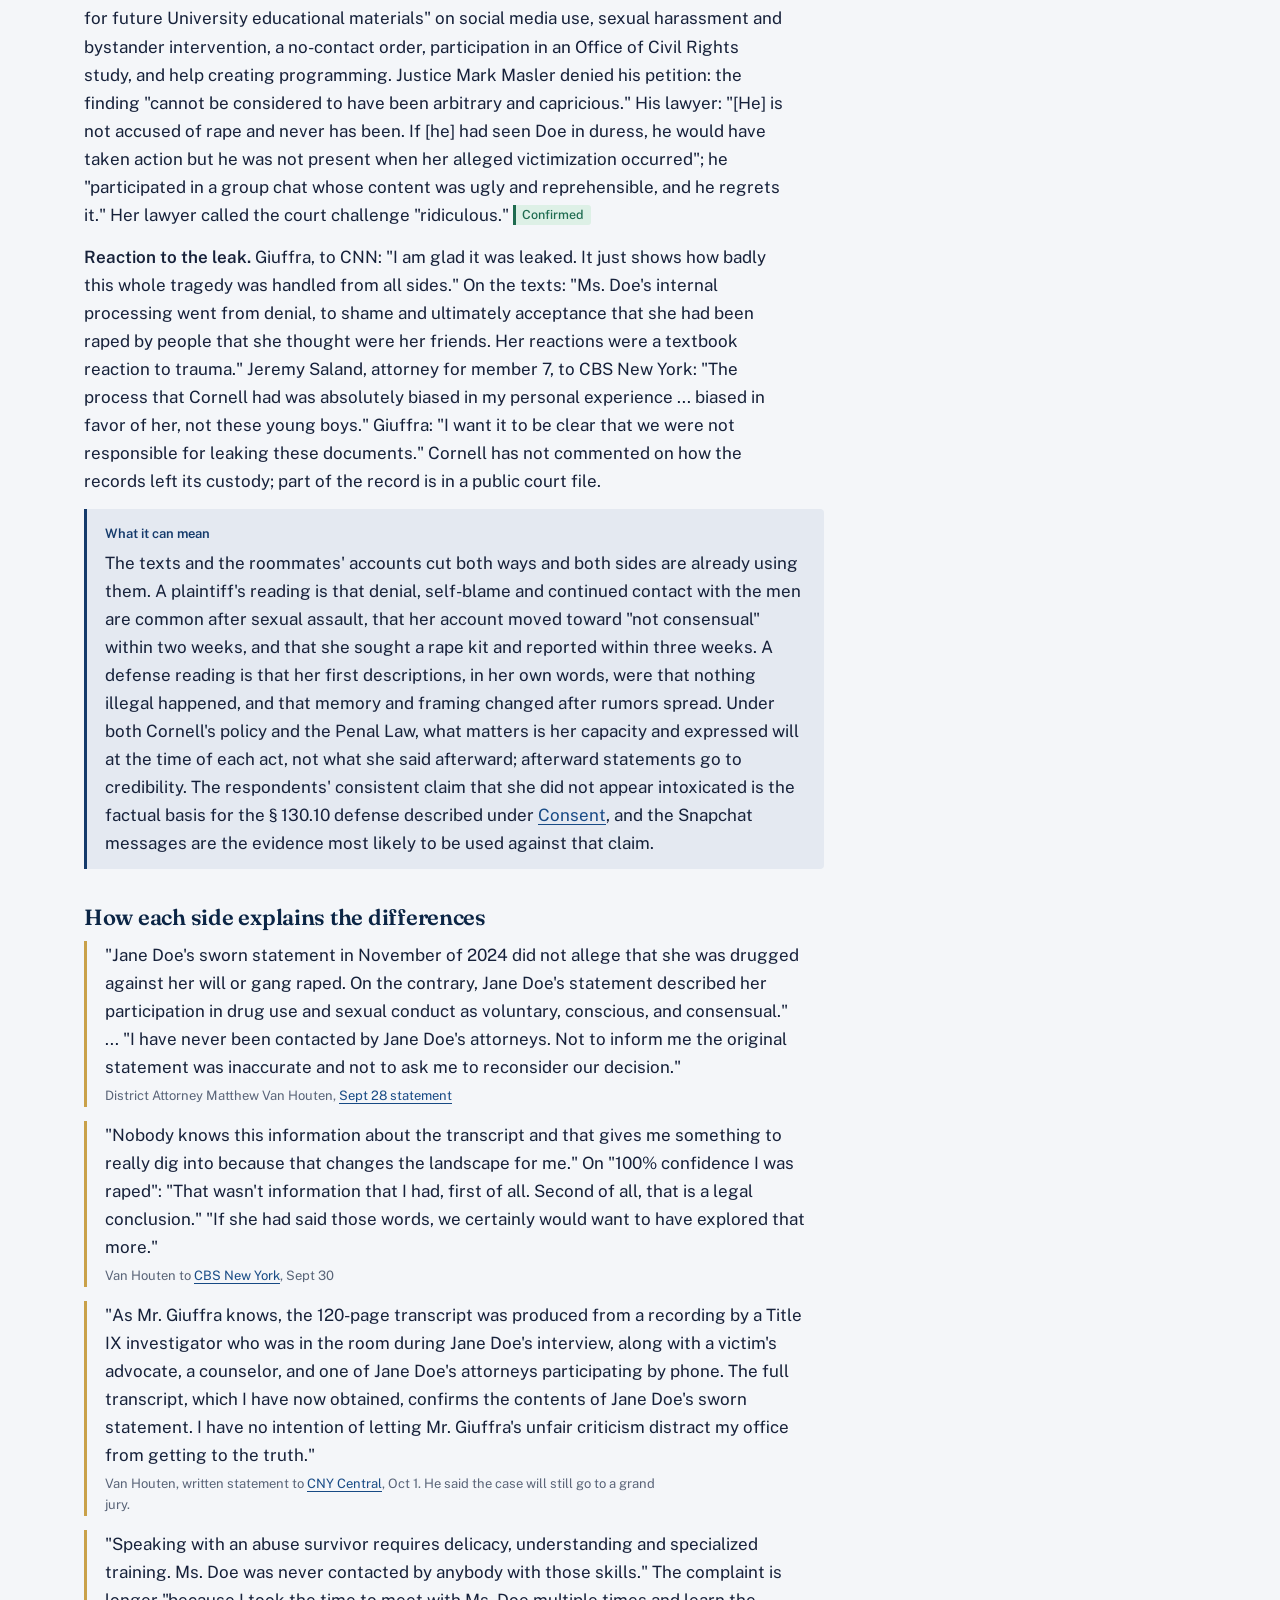
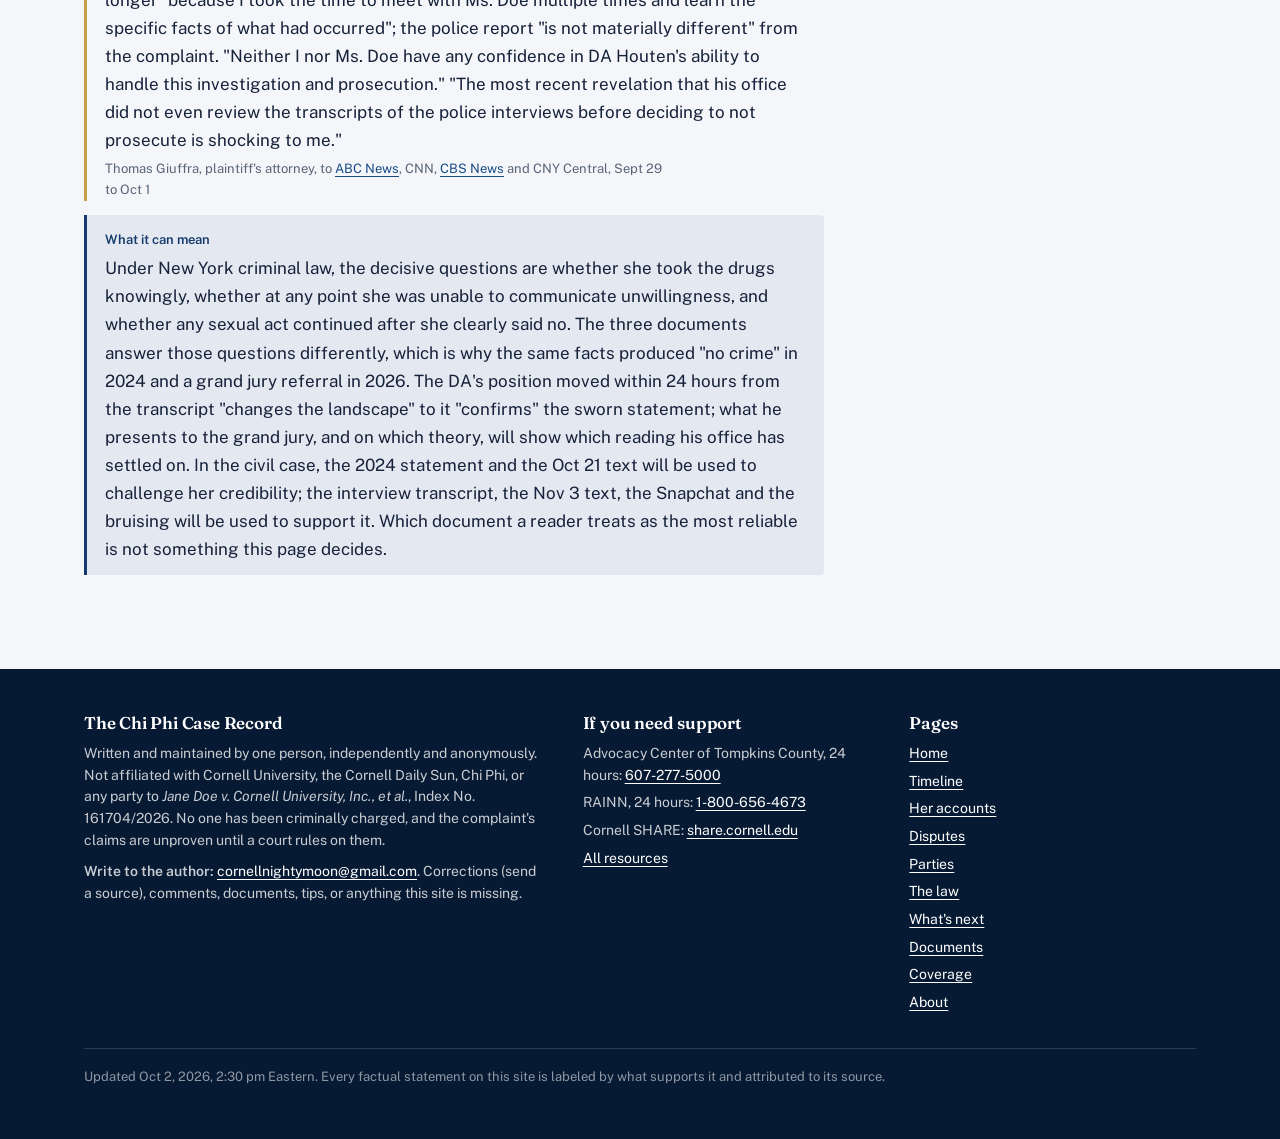
<file: accounts.html>
<!DOCTYPE html>
<html lang="en" class="no-js">
<head>
<meta charset="utf-8">
<meta name="viewport" content="width=device-width, initial-scale=1">
<title>Her accounts: The Chi Phi Case Record</title>
<meta name="description" content="What she told Cornell police in November 2024, what the 2026 complaint alleges, and what the Title IX records add, side by side and quoted.">
<link rel="stylesheet" href="style.css">
<script>document.documentElement.className='js';</script>

</head>
<body>
<a class="skip" href="#main">Skip to content</a>
<header class="topbar">
  <div class="topbar-inner">
    <a class="brand" href="index.html"><span class="name">The Chi Phi Case Record</span><span class="tag">Independent. Anonymous. Sourced.</span></a>
    <button class="navbtn" type="button" aria-expanded="false" aria-controls="sitenav">Menu</button>
    <nav class="nav" id="sitenav" aria-label="Site">
      <ul>
        <li><a href="index.html">Home</a></li>
        <li><a href="timeline.html">Timeline</a></li>
        <li><a href="accounts.html" aria-current="page">Her accounts</a></li>
        <li><a href="disputes.html">Disputes</a></li>
        <li><a href="parties.html">Parties</a></li>
        <li><a href="law.html">The law</a></li>
        <li><a href="next.html">What's next</a></li>
        <li><a href="documents.html">Documents</a></li>
        <li><a href="coverage.html">Coverage</a></li>
        <li><a href="about.html">About</a></li>
      </ul>
    </nav>
  </div>
</header>
<div class="pagehead"><div class="pagehead-inner">
  <div class="bar"></div>
  <h1>Her accounts</h1>
  <p>What she told Cornell police in November 2024, what the 2026 complaint alleges, and what the Title IX records add, side by side and quoted.</p>
  <p class="meta">Updated Oct 2, 2026, 2:30 pm Eastern</p>
</div></div>
<div class="keybar"><div class="keybar-inner">
  <span class="k"><span class="flag flag-c">Confirmed</span> primary document or acknowledged</span>
  <span class="k"><span class="flag flag-a">Alleged</span> one side's claim, unproven</span>
  <span class="k"><span class="flag flag-d">Disputed</span> the parties contradict</span>
  <span class="k"><span class="flag flag-o">Open</span> unanswered</span>
  <span class="k"><a href="index.html#legend">How labels work</a></span>
</div></div>
<main id="main">
  <div class="container wide">
    <div>
<p>Three documents describe the night from her side. They were produced at different times for different purposes, and they differ. The DA's 2024 decision rested on the first. The DA says he never received the second. The third is the lawsuit. Each cell below gives what the document says as reported by the source named in the column header; where the DA is the source, the words are the DA's characterization of her statement.</p>
      <div class="note"><p>On numbering: the DA's summary refers to the men as "Male Number 1" through "Male Number 7," and the complaint numbers the seven defendants in its own order. The two numbering systems do not match. The written-statement column therefore describes the men by role rather than number; the complaint column uses the complaint's numbering.</p></div>
      <table class="compare responsive">
        <thead>
          <tr>
            <th scope="col"></th>
            <th scope="col">Written statement to CUPD<span class="small">Nov 15, 2024. Known through the DA's Sept 28 summary and a copy obtained by ABC News.</span></th>
            <th scope="col">Interview transcript<span class="small">Nov 14 to 15, 2024. Obtained by the AP and CBS New York, published Sept 30, 2026.</span></th>
            <th scope="col">Civil complaint<span class="small">Sept 14, 2026. Drafted by her attorney after, in his words, meeting with her "multiple times."</span></th>
          </tr>
        </thead>
        <tbody>
          <tr>
            <td>How intoxicated she was</td>
            <td data-label="Written statement, Nov 15, 2024">"5 out of 10" on arrival; later "8 out of 10": "I would say that it was the most intoxicated I've ever been in my life. I felt like I was unable to make any decisions because of how intoxicated I was." Of a later encounter: "I don't remember much of this threesome. I was pretty incapacitated." (NBC.)</td>
            <td data-label="Interview transcript, Nov 14 to 15, 2024">"Super drunk"; "completely and totally incapacitated" before some of the conduct.</td>
            <td data-label="Complaint, Sept 14, 2026">About ten standard drinks in three hours before arriving; "incapable of consenting" to the first proposition; "completely incapacitated" by the final encounter; lost consciousness at the end.</td>
          </tr>
          <tr>
            <td>The first encounter, with the member who invited her and a second member</td>
            <td data-label="Written statement, Nov 15, 2024">Agreed, "due to how attracted [she] was" to the member who invited her and her "drunken curiousness"; was "pretty ok with having this threesome." It stopped when he became sleepy. (DA's summary.)</td>
            <td data-label="Interview transcript, Nov 14 to 15, 2024">"Pretty OK with all of this" about the initial contact with two men, "as much as I can be because, again, I was super drunk when I got there"; objected to what came later. (AP; CBS.)</td>
            <td data-label="Complaint, Sept 14, 2026">Began "without her consent"; she was "incapable of consenting" because of her intoxication.</td>
          </tr>
          <tr>
            <td>The ketamine</td>
            <td data-label="Written statement, Nov 15, 2024">Took it "at some point on the couch" with the first two members. When later asked if she wanted more, said "Sure," reasoning "she had already done Ketamine once so why not do it a second time." (DA's summary.) The statement also says: "if I do Ketamine again maybe I will pass out ... they could be charged with Rape." (ABC.)</td>
            <td data-label="Interview transcript, Nov 14 to 15, 2024">Said she was pressured into ketamine, marijuana and alcohol. (AP.)</td>
            <td data-label="Complaint, Sept 14, 2026">The first two members "pressured" her to snort a powder they said was ketamine; later one member "commanded" her to snort a line; all seven poured lines on her body and snorted them; two members had her snort more before the final encounter.</td>
          </tr>
          <tr>
            <td>Refusals</td>
            <td data-label="Written statement, Nov 15, 2024">"Hell No" to a foursome; swatted a hand away when one member reached for her; "quickly backed away" when another kissed her; told one member no "a few times" or that she was too tired, then "finally gave in" after being asked "so many times." "To me, that felt like coercion." "I was instantly horrified" as more men entered; "my phone was across the room and I felt like I couldn't get to it, as well as I didn't have any form of payment to order an Uber to get out of the situation I was in." (ABC; NBC.)</td>
            <td data-label="Interview transcript, Nov 14 to 15, 2024">"Yes. It was coercion, yes." Said no a few times or that she was too tired. "I had become extremely uncomfortable with how this night was turning out." (AP; CBS.)</td>
            <td data-label="Complaint, Sept 14, 2026">Pushed one member's hand away repeatedly; pushed another away when he kissed her; her phone was across the room and she felt there was "no way to escape"; every act was "without her consent."</td>
          </tr>
          <tr>
            <td>Physical force</td>
            <td data-label="Written statement, Nov 15, 2024">Per the DA, the statement does "not allege that any person used physical force to compel" her.</td>
            <td data-label="Interview transcript, Nov 14 to 15, 2024">"And then, of course, I was being hit at the same time. Physically hit very, very hard."</td>
            <td data-label="Complaint, Sept 14, 2026">One member slapped her repeatedly, causing bruising; she noticed a large bruise the next day.</td>
          </tr>
          <tr>
            <td>The Snapchat message</td>
            <td data-label="Written statement, Nov 15, 2024">Not addressed in the DA's summary. The DA says the Snapchat material "had nothing to do with her consent."</td>
            <td data-label="Interview transcript, Nov 14 to 15, 2024">Not reported.</td>
            <td data-label="Complaint, Sept 14, 2026">At about 1:42 am a member posted to "Chi Phi Actives" that there was "free p*ssy" upstairs; multiple members then entered. A screenshot is in the filing. The rest of the chat, now published: a photo of her in the room; "Like you can walk in and whip it out rn"; "Boys come whip it out"; "Shop still open?" / "Yeah"; "Are you guys at least naked?" / "not a bit."</td>
          </tr>
          <tr>
            <td>How many men, and what each did</td>
            <td data-label="Written statement, Nov 15, 2024">Describes seven males by number. Sex with the first two; a second threesome with two others after one entered his own room; four more entered later and she hid under covers; others did drugs off her body; a final threesome upstairs. (DA's summary.)</td>
            <td data-label="Interview transcript, Nov 14 to 15, 2024">Could not say how many people were involved; did not recall "the end of the night where I was raped"; acknowledged memory gaps.</td>
            <td data-label="Complaint, Sept 14, 2026">Seven named members. Sex with members 1 and 2, then 2 and 4, then 1 and 3; member 5 kissed her; all seven poured ketamine on her body; members 6 and 7 are not alleged to have had sexual contact.</td>
          </tr>
          <tr>
            <td>How it ended</td>
            <td data-label="Written statement, Nov 15, 2024">About 5:45 am, "said [she] was tired and needed to turn in." (DA's summary.)</td>
            <td data-label="Interview transcript, Nov 14 to 15, 2024">Not reported.</td>
            <td data-label="Complaint, Sept 14, 2026">About 5:45 am the assault ended and she lost consciousness.</td>
          </tr>
          <tr>
            <td>Her own words for what happened</td>
            <td data-label="Written statement, Nov 15, 2024">"Felt like coercion"; "totally disgusted at the situation ... unable to make any decision because of how intoxicated I was"; "they should have known how intoxicated I was"; "I was starting to become completely numb to the whole situation."</td>
            <td data-label="Interview transcript, Nov 14 to 15, 2024">"I can say with 100% confidence I was raped." "I'm very confident about this."</td>
            <td data-label="Complaint, Sept 14, 2026">Drugged and gang-raped over roughly four hours.</td>
          </tr>
          <tr>
            <td>Afterward</td>
            <td data-label="Written statement, Nov 15, 2024">Learned members were "bragging about having an 'eightsome' with me."</td>
            <td data-label="Interview transcript, Nov 14 to 15, 2024">Not reported.</td>
            <td data-label="Complaint, Sept 14, 2026">Returned to the sorority house "in shock"; learned it was becoming "public knowledge."</td>
          </tr>
        </tbody>
      </table>

      <h3 id="titleix">What the Title IX records add</h3>
      <p>Between Sept 29 and Oct 2, 2026, The New York Times, CBS, ABC, NBC and CNN each obtained parts of the record of Cornell's Title IX case: interview transcripts with her, six of the seven respondents and about 20 witnesses (distributed to the parties in January 2025); the panel's 99-page written decision; texts, photographs and emails; the full group chat; and testimony from the 2025 hearings. Part of this is a public court file: one respondent challenged his finding in Tompkins County Supreme Court in March 2026 and the hearing transcript and investigation records were filed there. The records do not change the three accounts in the table above; they add what she said to other people at the time, and what the men said when questioned. <span class="flag flag-c">Confirmed</span> as to what the records contain, per the outlets that hold them.</p>
      <p><strong>What she told the Title IX investigators.</strong> Per CBS New York: she did not show "excitement and enthusiasm, which is kinda the basis of consent"; she told the men she was tired and did not want to continue; she was at times encouraged to take more substances; she could not pinpoint when she lost the ability to make decisions; she whispered to one man that she was uncomfortable. On the forum post that circulated in late October, she told investigators it was the first time she "had ever heard the narrative change that I wasn't a whore and that I was assaulted."</p>
      <p><strong>What she said at the 2025 hearing.</strong> Per ABC News: "I felt like bait. I felt like lions around me. It just was a totally debilitating place to be in." On ketamine: "So, lights are on, but nobody's home. Your brain is not functioning at its proper level." "I know it sounds super weird to say. I know it happened, but I don't remember it."</p>
      <p><strong>What her friends told investigators.</strong> The morning after: "Oh my goodness, isn't that crazy?" while laughing, per one roommate, who said she seemed in shock and did not call it rape or assault. About a week later a second roommate heard her tell one of the men: "You had penetrative sex with me. I had so much ketamine, my eyes were crossed, and you still had sex with me." One roommate said she "didn't really remember her ever kind of citing that she said yes to anything that occurred"; another said her view of the night shifted "as the days went on." She kept the dress she wore and photographed her bruises.</p>
      <p><strong>The texts.</strong> They are in the <a href="timeline.html">timeline</a> by date. The ones each side cites most: Oct 21, to member 2, "non of the sexual stuff was illegal and honestly i really liked being w u and [member 1]"; Nov 3, to the same man, "90% of what happened that night was not consensual. i was given more key than i can remember"; Nov 8, to member 1, "I know you lied."</p>
      <p><strong>The group chat.</strong> The "Chi Phi Actives" chat, with more than 50 members, has now been published by CNN, ABC and CBS. After the 1:42 am message: a photo of her in the room, obtained by CBS through her attorney, in which she "appears to be smiling with another man"; "Like you can walk in and whip it out rn"; "Boys come whip it out," which ABC attributes to the member who invited her; "laying rn"; "Shop still open?" and "Yeah"; and at about 2:30 am "Are you guys at least naked?", to which member 7 replied "not a bit." Member 7 to Cornell's investigators about his reply: "I shouldn't have said it. And it is immature and a stupid text message for sure"; he said he was "following along with what everyone else was saying." A source told CNN an inadequate investigation may have prevented recovery of more photos or video; that is a claim, not a finding.</p>
      <p><strong>Photographs.</strong> Per ABC, the investigation file's photographs of the room show "garbage, leftover food, discarded furniture, a composite photo of sorority members, a fentanyl test, beer cans, and liquor bottles."</p>
      <p><strong>What the respondents told investigators.</strong> Per The New York Times, by the complaint's numbering: Members 1 and 2 said they asked whether she wanted a threesome; member 2 said he assumed member 1 had obtained permission, that both had drunk heavily and used marijuana and ketamine "causing both to throw up," and acknowledged sending the Snapchat. Member 3 said she initiated sexual contact without asking his consent, that "they weren't slurring their speech. They seem perfectly normal," that he snorted a line of ketamine off her body, and that before a later encounter he told her "if you're uncomfortable with any of this or you won't want to do this, that's perfectly fine. We can call it a night," to which she replied, "We're all consenting adults here." Member 4, whose room it was, estimated he had about six drinks, said she initiated contact without asking his consent, and said he left around 2 am "uncomfortable" and went to McDonald's. Member 5 said he entered after 2:30 am, was "immensely concerned since I've never seen anything like this in my four years at the house," that the people in the room told him to come in, and that she said something like "This was normal in the medieval times." Member 6 said the Snapchat left him "somewhat concerned" but he took it as "crude humor," that "she was conversational with people, and that alleviated whatever concerns I had," that he stayed about five minutes, used no drugs and had no sexual contact, and that all the men were "completely or partially clothed." Member 7 said he was there "tops, five minutes," did not see her undressed, used no drugs, asked if she was all right and she said "I'm good," and that "she didn't seem inebriated at all." One respondent said he asked whether he could take ketamine off her body and she agreed; one said he was himself "a victim of sexual misconduct" because she performed oral sex while he was too incapacitated to consent. Her police statement described members 6 and 7 as "more like voyeurs." <span class="flag flag-c">Confirmed</span> as the respondents' accounts; the claims are their own.</p>
      <p><strong>Member 7's case, from the court file.</strong> NBC News reported from the records of his Article 78 challenge: Cornell's panel found him responsible for "attempted sexual exploitation," a category under Policy 6.4, for entering the room after the group-chat messages and for his reply in the chat; it found he "did not observe [her] naked at any time nor partake in any drug use while in the alumni room," and his hair-follicle test showed no ketamine. At the hearing: "I was sorry that maybe if it wasn't consensual and she was victimized, I was sorry for not stopping it." His sanctions: a reflection paper on "the specific circumstances for which he was found responsible," a "detailed proposal for future University educational materials" on social media use, sexual harassment and bystander intervention, a no-contact order, participation in an Office of Civil Rights study, and help creating programming. Justice Mark Masler denied his petition: the finding "cannot be considered to have been arbitrary and capricious." His lawyer: "[He] is not accused of rape and never has been. If [he] had seen Doe in duress, he would have taken action but he was not present when her alleged victimization occurred"; he "participated in a group chat whose content was ugly and reprehensible, and he regrets it." Her lawyer called the court challenge "ridiculous." <span class="flag flag-c">Confirmed</span></p>
      <p><strong>Reaction to the leak.</strong> Giuffra, to CNN: "I am glad it was leaked. It just shows how badly this whole tragedy was handled from all sides." On the texts: "Ms. Doe's internal processing went from denial, to shame and ultimately acceptance that she had been raped by people that she thought were her friends. Her reactions were a textbook reaction to trauma." Jeremy Saland, attorney for member 7, to CBS New York: "The process that Cornell had was absolutely biased in my personal experience ... biased in favor of her, not these young boys." Giuffra: "I want it to be clear that we were not responsible for leaking these documents." Cornell has not commented on how the records left its custody; part of the record is in a public court file.</p>
      <div class="mean"><span class="mean-label">What it can mean</span><p>The texts and the roommates' accounts cut both ways and both sides are already using them. A plaintiff's reading is that denial, self-blame and continued contact with the men are common after sexual assault, that her account moved toward "not consensual" within two weeks, and that she sought a rape kit and reported within three weeks. A defense reading is that her first descriptions, in her own words, were that nothing illegal happened, and that memory and framing changed after rumors spread. Under both Cornell's policy and the Penal Law, what matters is her capacity and expressed will at the time of each act, not what she said afterward; afterward statements go to credibility. The respondents' consistent claim that she did not appear intoxicated is the factual basis for the § 130.10 defense described under <a href="law.html#law-consent">Consent</a>, and the Snapchat messages are the evidence most likely to be used against that claim.</p></div>

      <h3>How each side explains the differences</h3>
      <div class="q"><p>"Jane Doe's sworn statement in November of 2024 did not allege that she was drugged against her will or gang raped. On the contrary, Jane Doe's statement described her participation in drug use and sexual conduct as voluntary, conscious, and consensual." ... "I have never been contacted by Jane Doe's attorneys. Not to inform me the original statement was inaccurate and not to ask me to reconsider our decision."</p><p class="who">District Attorney Matthew Van Houten, <a href="https://www.tompkinscountyny.gov/News-articles/District-Attorney-statement-regarding-Jane-Doe-v.-Cornell-University-et-al">Sept 28 statement</a></p></div>
      <div class="q"><p>"Nobody knows this information about the transcript and that gives me something to really dig into because that changes the landscape for me." On "100% confidence I was raped": "That wasn't information that I had, first of all. Second of all, that is a legal conclusion." "If she had said those words, we certainly would want to have explored that more."</p><p class="who">Van Houten to <a href="https://www.cbsnews.com/newyork/news/cornell-university-rape-case-district-attorney-campus-police-interview/">CBS New York</a>, Sept 30</p></div>
      <div class="q"><p>"As Mr. Giuffra knows, the 120-page transcript was produced from a recording by a Title IX investigator who was in the room during Jane Doe's interview, along with a victim's advocate, a counselor, and one of Jane Doe's attorneys participating by phone. The full transcript, which I have now obtained, confirms the contents of Jane Doe's sworn statement. I have no intention of letting Mr. Giuffra's unfair criticism distract my office from getting to the truth."</p><p class="who">Van Houten, written statement to <a href="https://cnycentral.com/news/local/rep-pelosi-cancels-cornell-event-visit-amid-alleged-rape-investigation-headlines-rape-sexual-assault-nancy-governor-hochul-willard-straight-hall-facebook-twitter-instagram-x">CNY Central</a>, Oct 1. He said the case will still go to a grand jury.</p></div>
      <div class="q"><p>"Speaking with an abuse survivor requires delicacy, understanding and specialized training. Ms. Doe was never contacted by anybody with those skills." The complaint is longer "because I took the time to meet with Ms. Doe multiple times and learn the specific facts of what had occurred"; the police report "is not materially different" from the complaint. "Neither I nor Ms. Doe have any confidence in DA Houten's ability to handle this investigation and prosecution." "The most recent revelation that his office did not even review the transcripts of the police interviews before deciding to not prosecute is shocking to me."</p><p class="who">Thomas Giuffra, plaintiff's attorney, to <a href="https://abcnews.com/US/district-attorney-reopens-case-alleged-cornell-university-gang/story?id=136806149">ABC News</a>, CNN, <a href="https://www.cbsnews.com/news/cornell-university-rape-allegations-chi-phi-fraternity-details/">CBS News</a> and CNY Central, Sept 29 to Oct 1</p></div>
      <div class="mean"><span class="mean-label">What it can mean</span><p>Under New York criminal law, the decisive questions are whether she took the drugs knowingly, whether at any point she was unable to communicate unwillingness, and whether any sexual act continued after she clearly said no. The three documents answer those questions differently, which is why the same facts produced "no crime" in 2024 and a grand jury referral in 2026. The DA's position moved within 24 hours from the transcript "changes the landscape" to it "confirms" the sworn statement; what he presents to the grand jury, and on which theory, will show which reading his office has settled on. In the civil case, the 2024 statement and the Oct 21 text will be used to challenge her credibility; the interview transcript, the Nov 3 text, the Snapchat and the bruising will be used to support it. Which document a reader treats as the most reliable is not something this page decides.</p></div>
    </div>
  </div>
</main>
<footer>
  <div class="foot-inner">
    <div>
      <h2>The Chi Phi Case Record</h2>
      <p>Written and maintained by one person, independently and anonymously. Not affiliated with Cornell University, the Cornell Daily Sun, Chi Phi, or any party to <em>Jane Doe v. Cornell University, Inc., et al.</em>, Index No. 161704/2026. No one has been criminally charged, and the complaint's claims are unproven until a court rules on them.</p>
      <p><strong>Write to the author:</strong> <a href="mailto:cornellnightymoon@gmail.com">cornellnightymoon@gmail.com</a>. Corrections (send a source), comments, documents, tips, or anything this site is missing.</p>
    </div>
    <div>
      <h2>If you need support</h2>
      <ul>
        <li>Advocacy Center of Tompkins County, 24 hours: <a href="tel:+16072775000">607-277-5000</a></li>
        <li>RAINN, 24 hours: <a href="tel:+18006564673">1-800-656-4673</a></li>
        <li>Cornell SHARE: <a href="https://share.cornell.edu">share.cornell.edu</a></li>
        <li><a href="about.html#resources">All resources</a></li>
      </ul>
    </div>
    <div>
      <h2>Pages</h2>
      <ul>
        <li><a href="index.html">Home</a></li><li><a href="timeline.html">Timeline</a></li><li><a href="accounts.html">Her accounts</a></li><li><a href="disputes.html">Disputes</a></li><li><a href="parties.html">Parties</a></li><li><a href="law.html">The law</a></li><li><a href="next.html">What's next</a></li><li><a href="documents.html">Documents</a></li><li><a href="coverage.html">Coverage</a></li><li><a href="about.html">About</a></li>
      </ul>
    </div>
  </div>
  <div class="foot-bottom">Updated Oct 2, 2026, 2:30 pm Eastern. Every factual statement on this site is labeled by what supports it and attributed to its source.</div>
</footer>
<script>
(function(){
  var b=document.querySelector('.navbtn'),n=document.getElementById('sitenav');
  if(b&&n){b.addEventListener('click',function(){var o=n.classList.toggle('open');b.setAttribute('aria-expanded',o?'true':'false');});}
})();

</script>
</body>
</html>
</file>
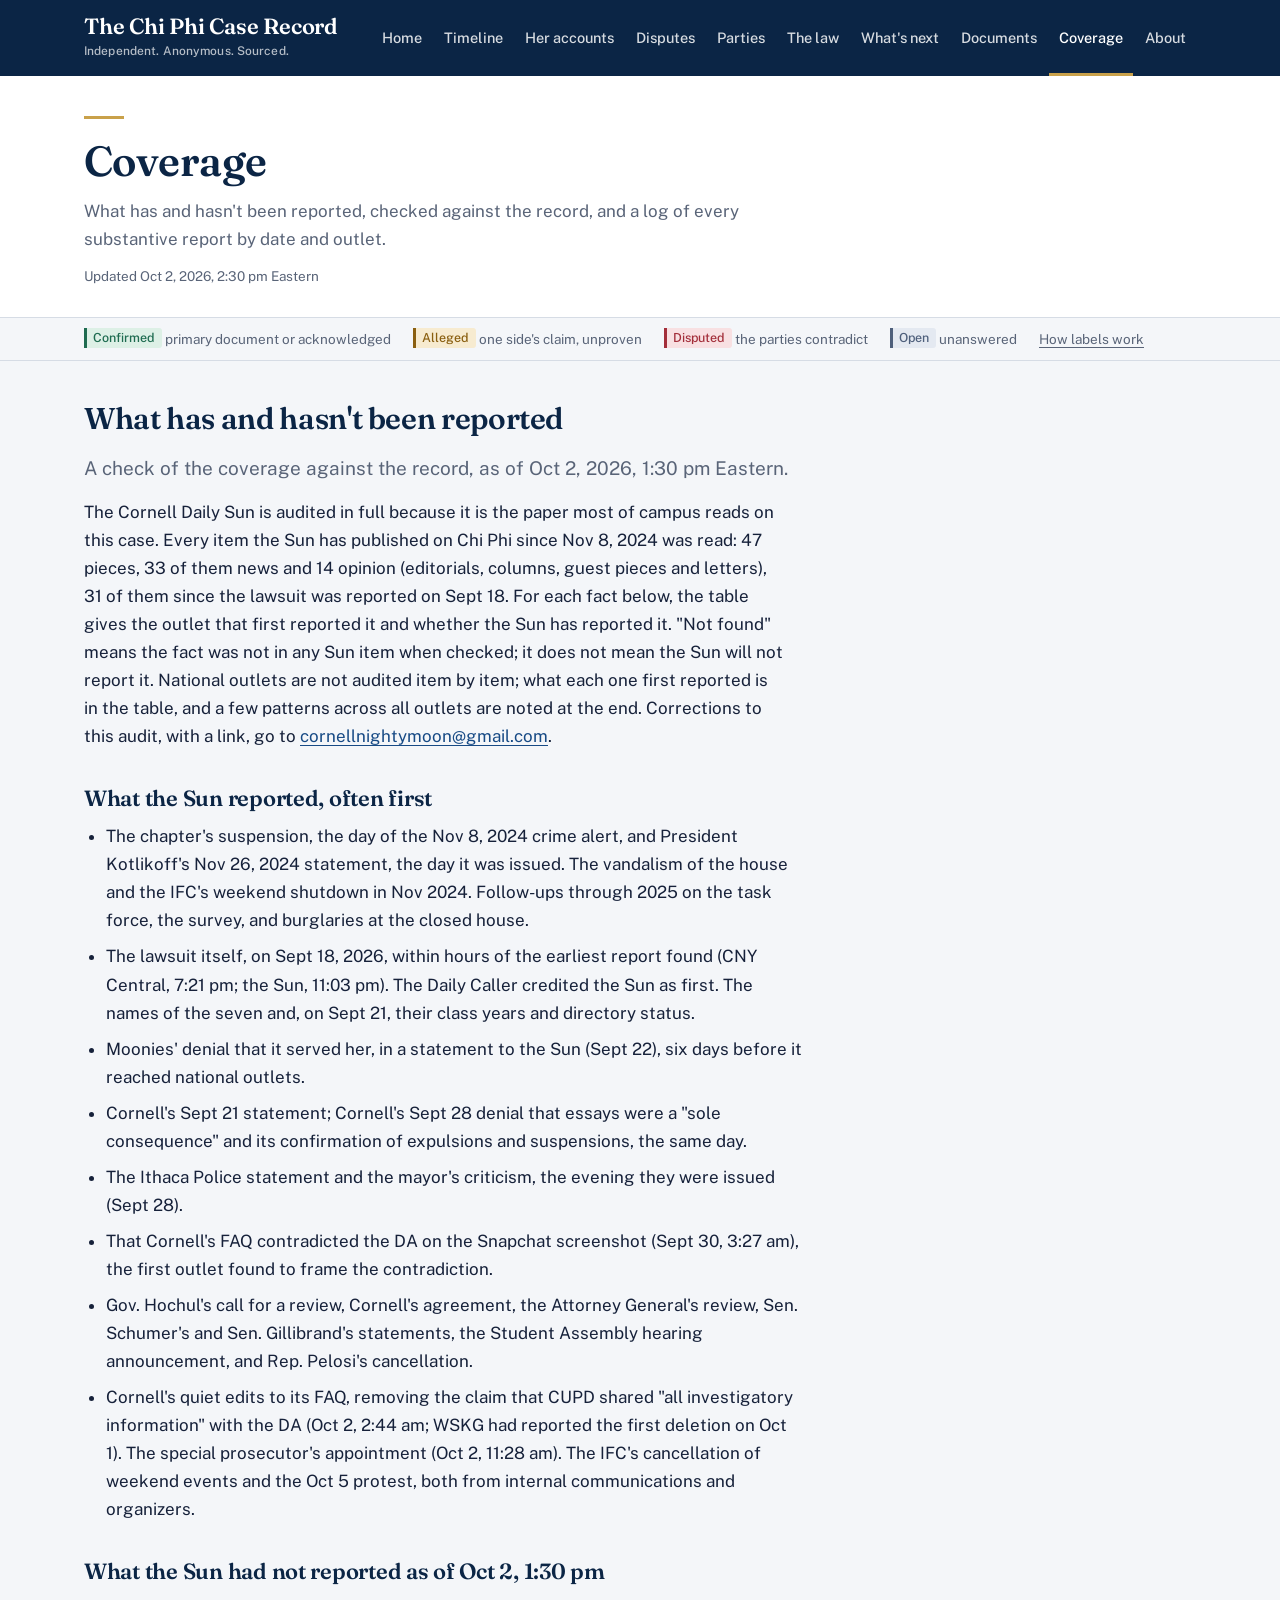
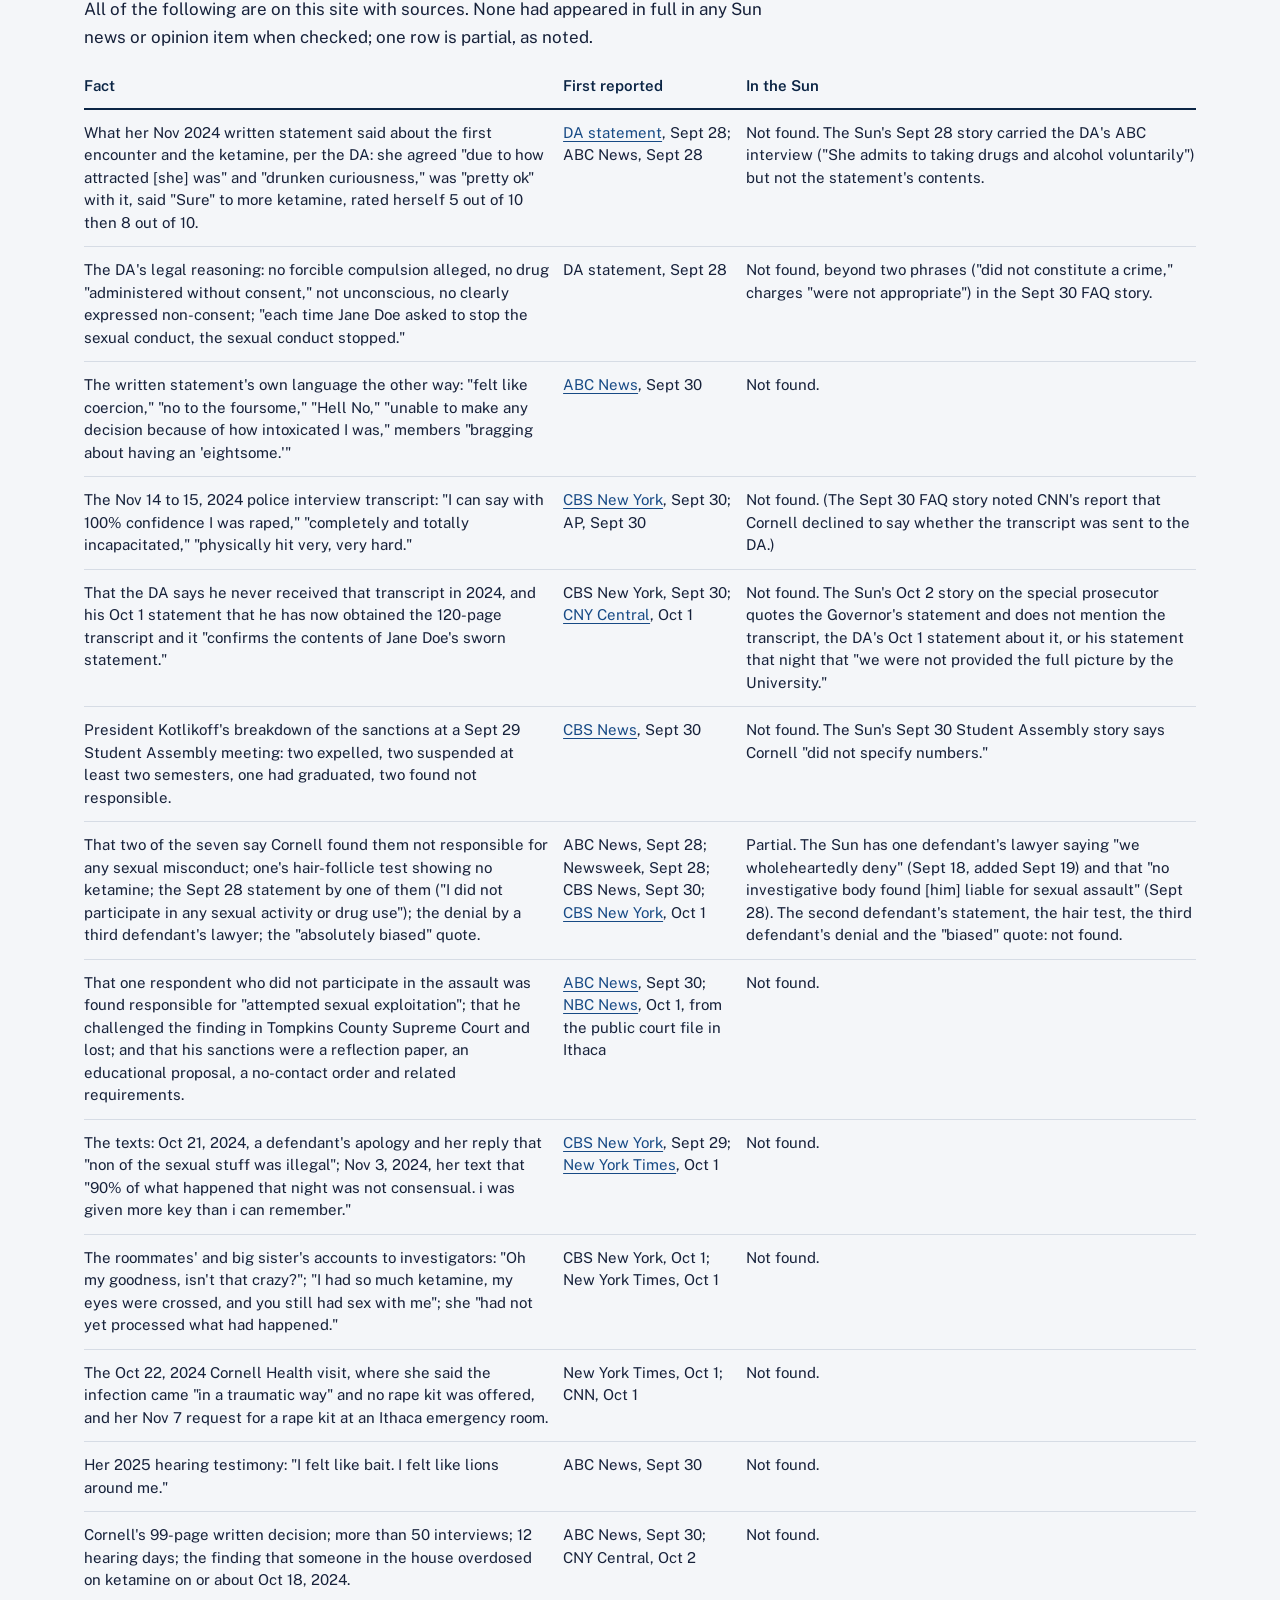
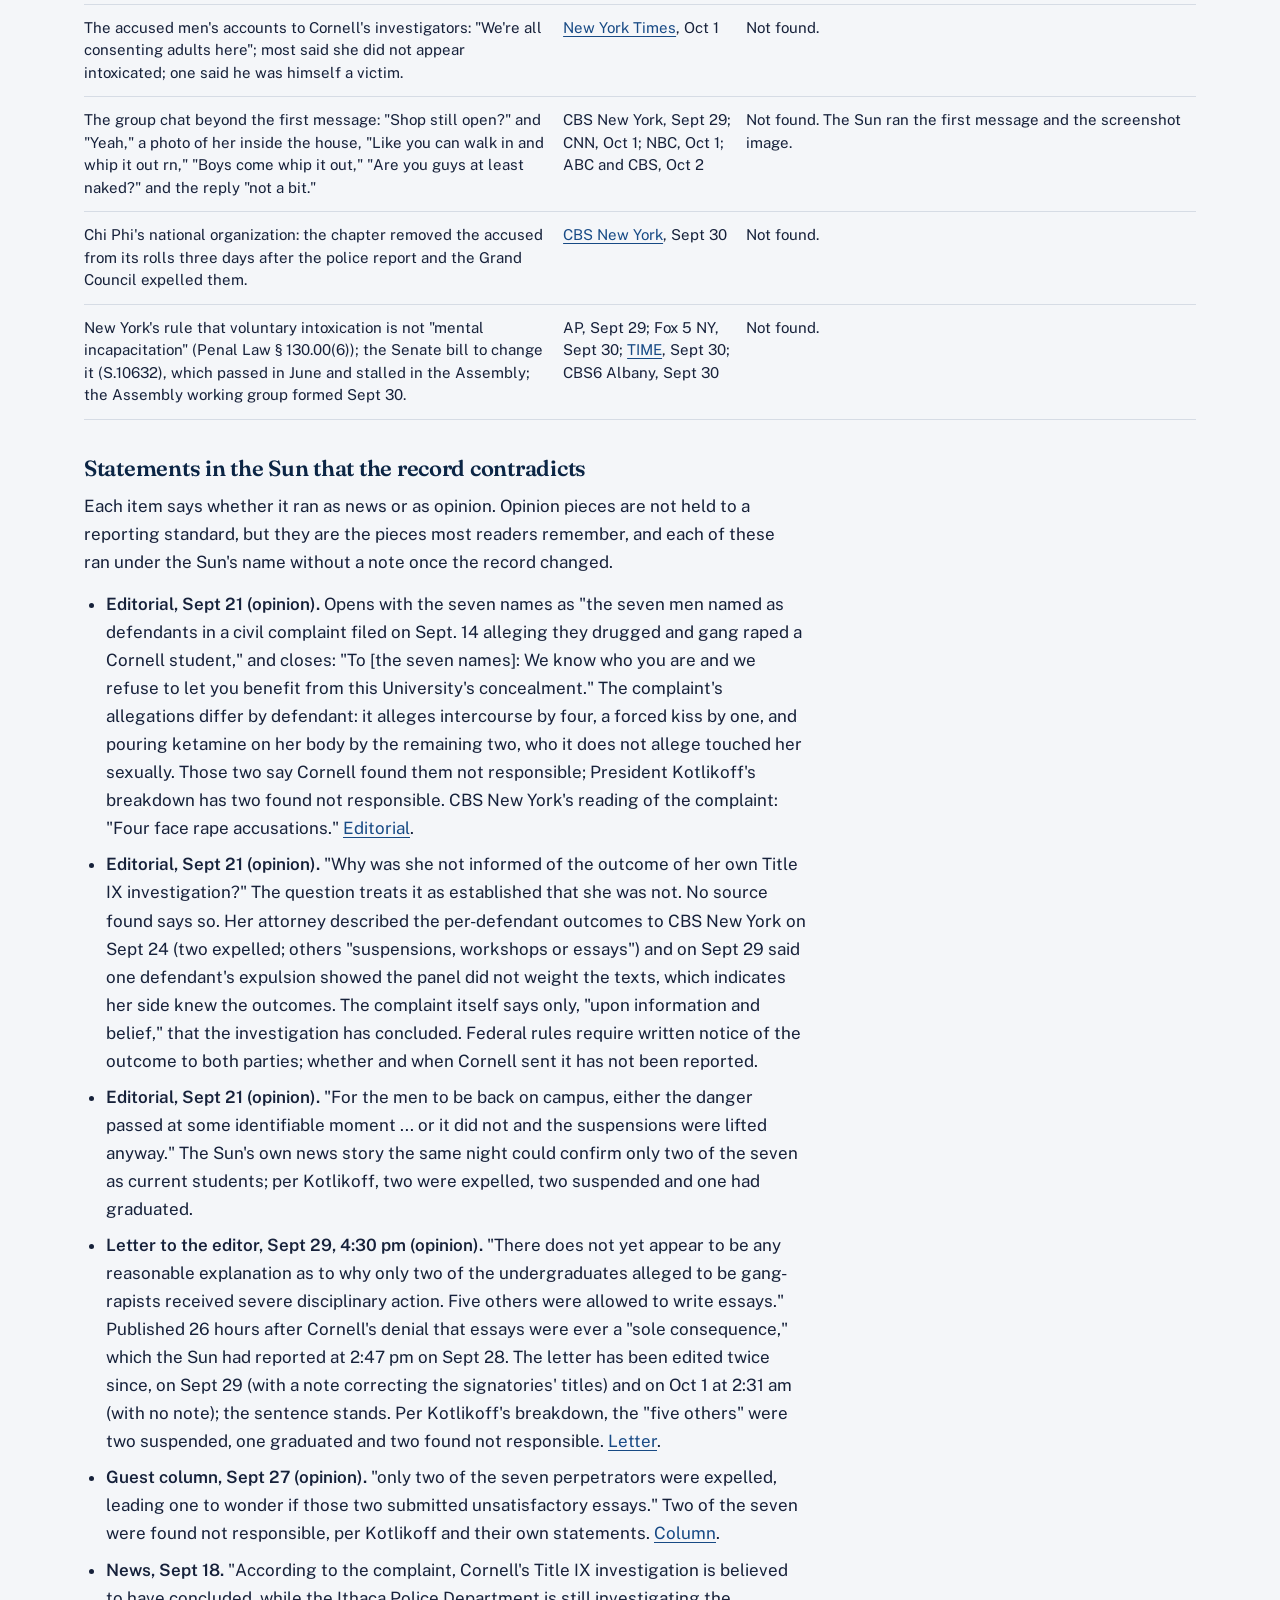
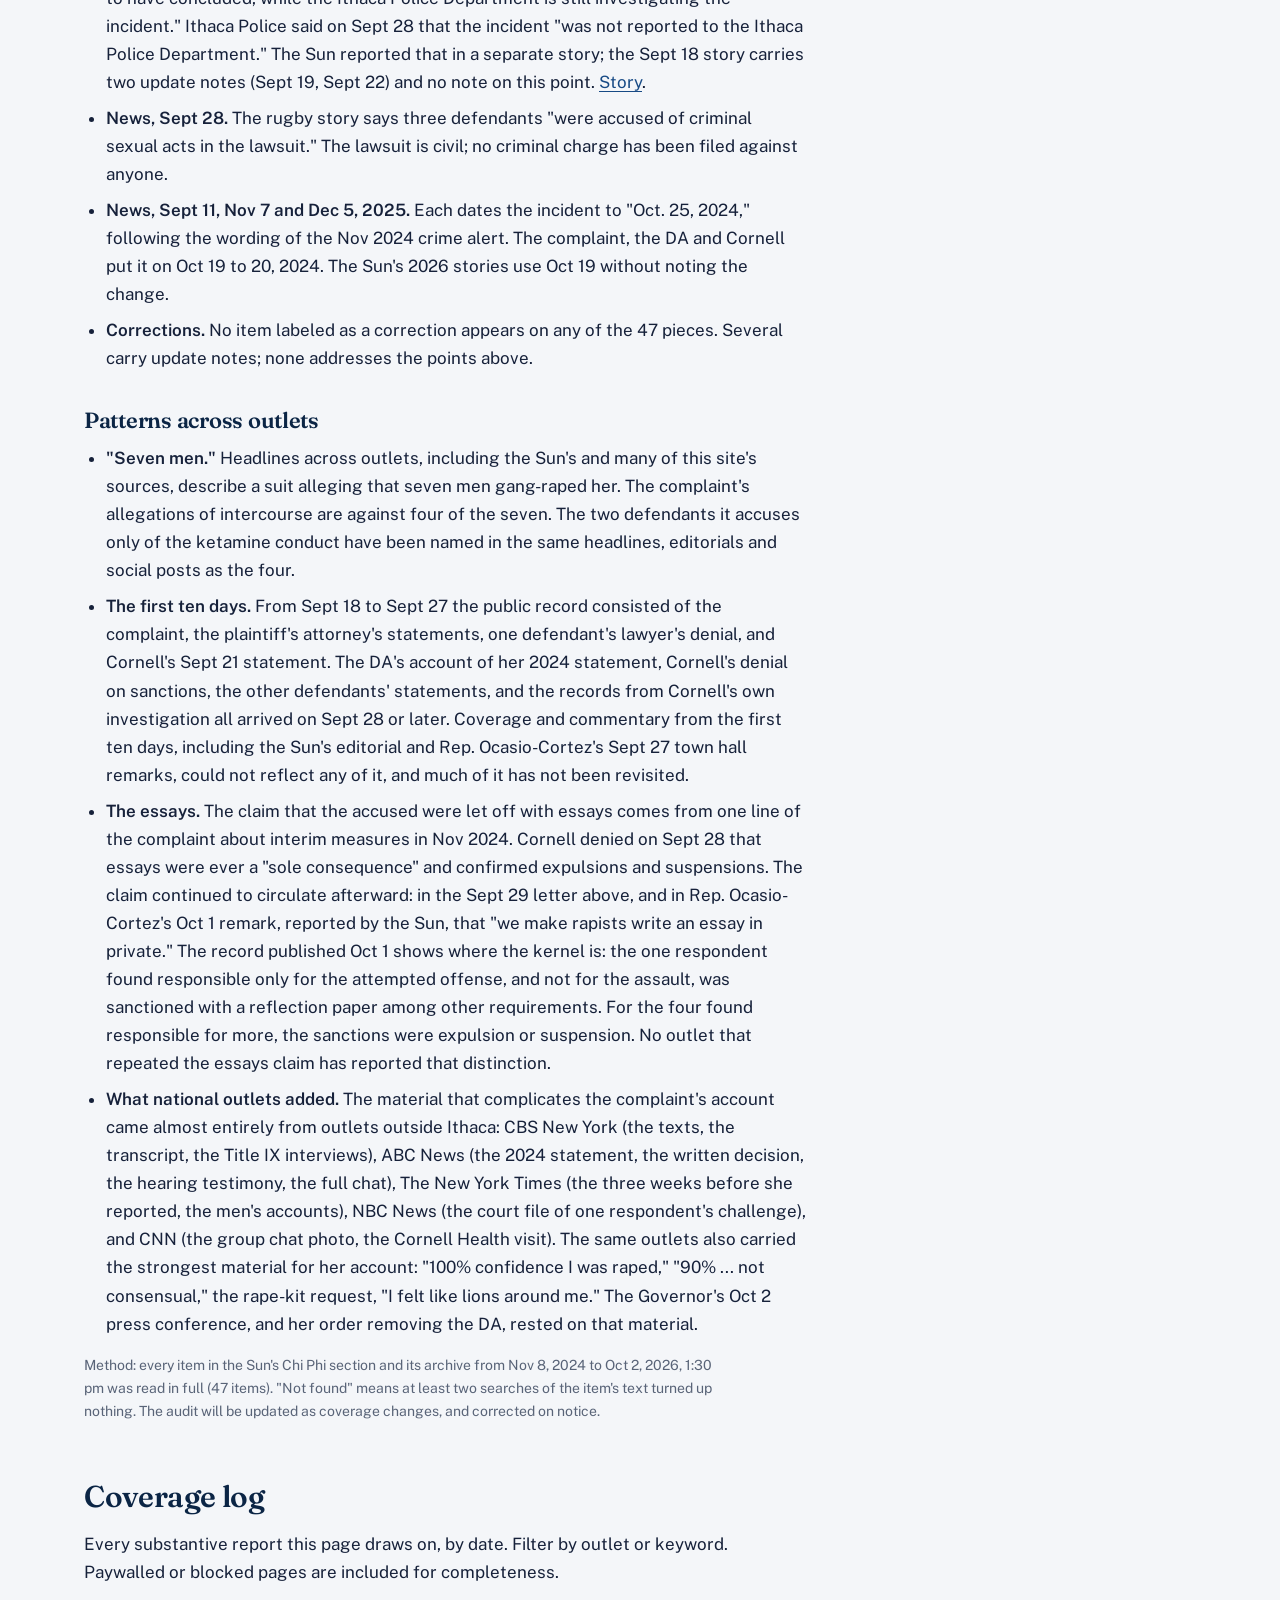
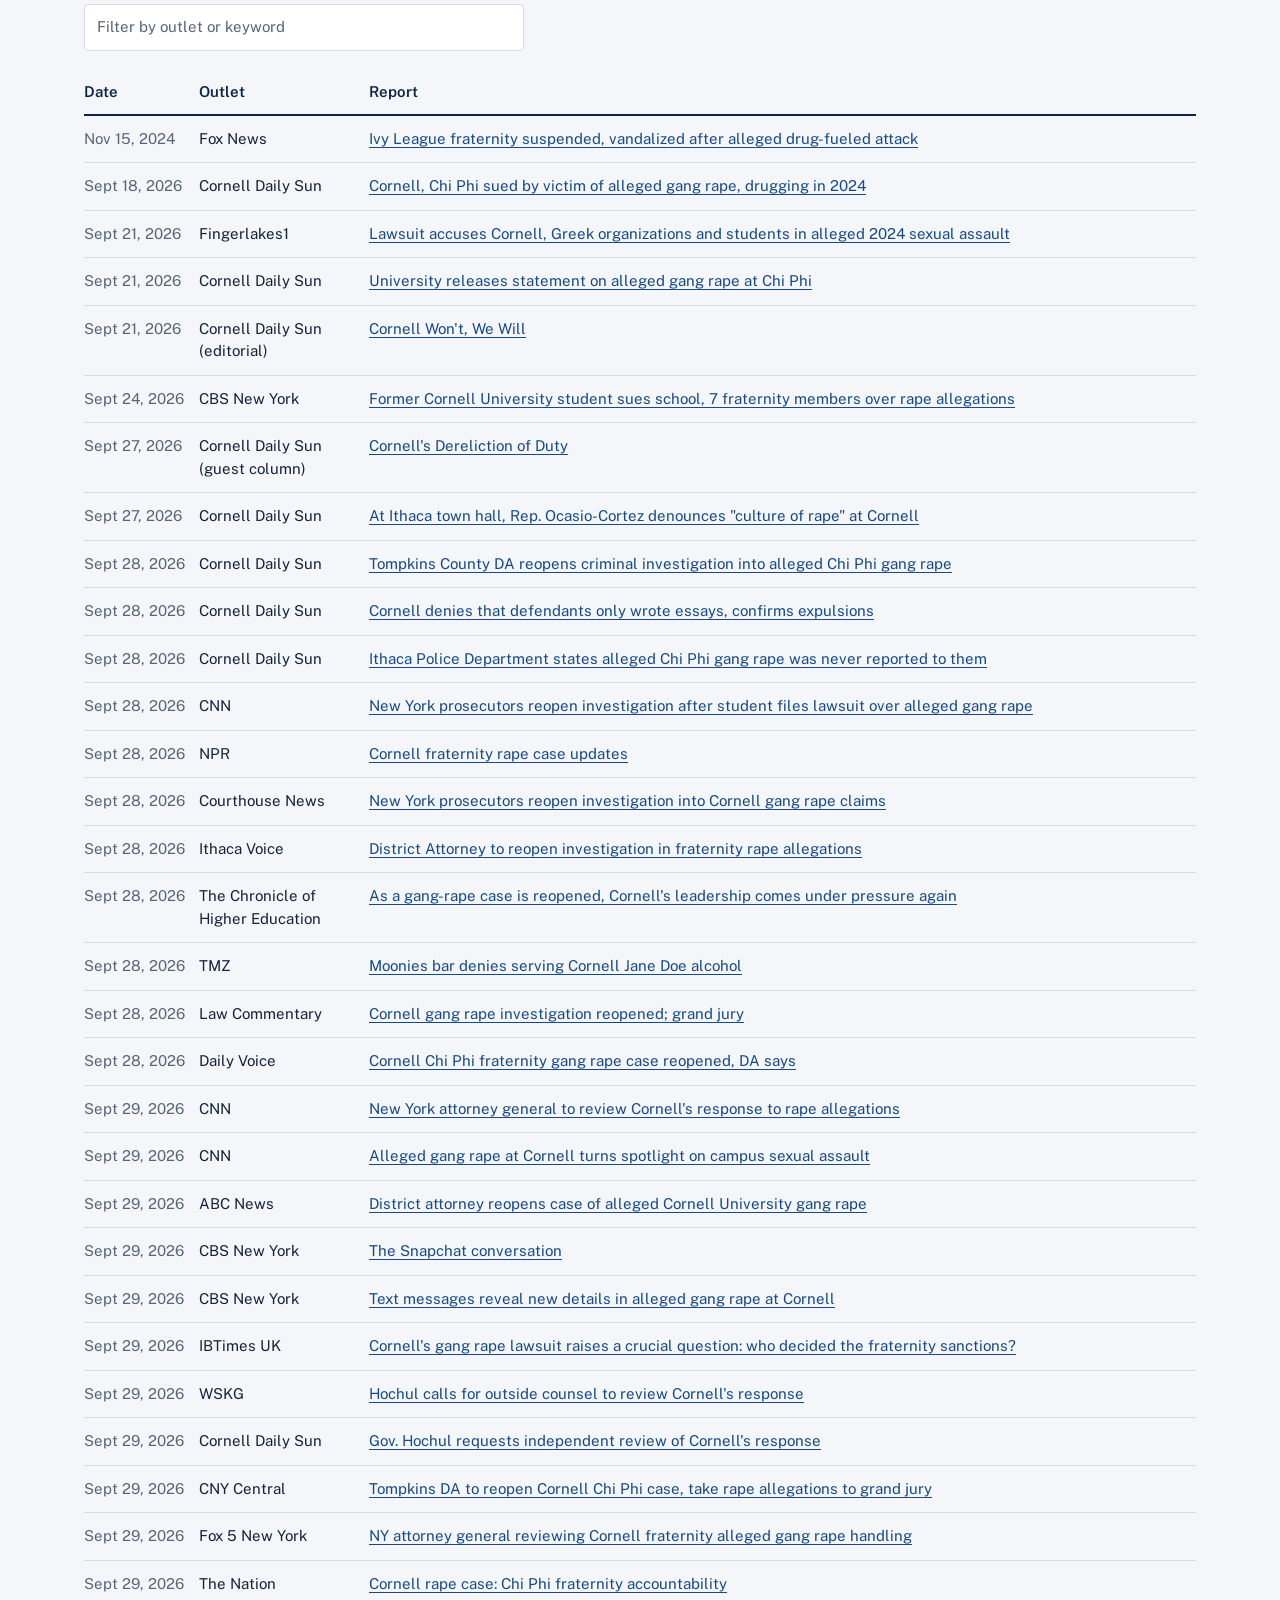
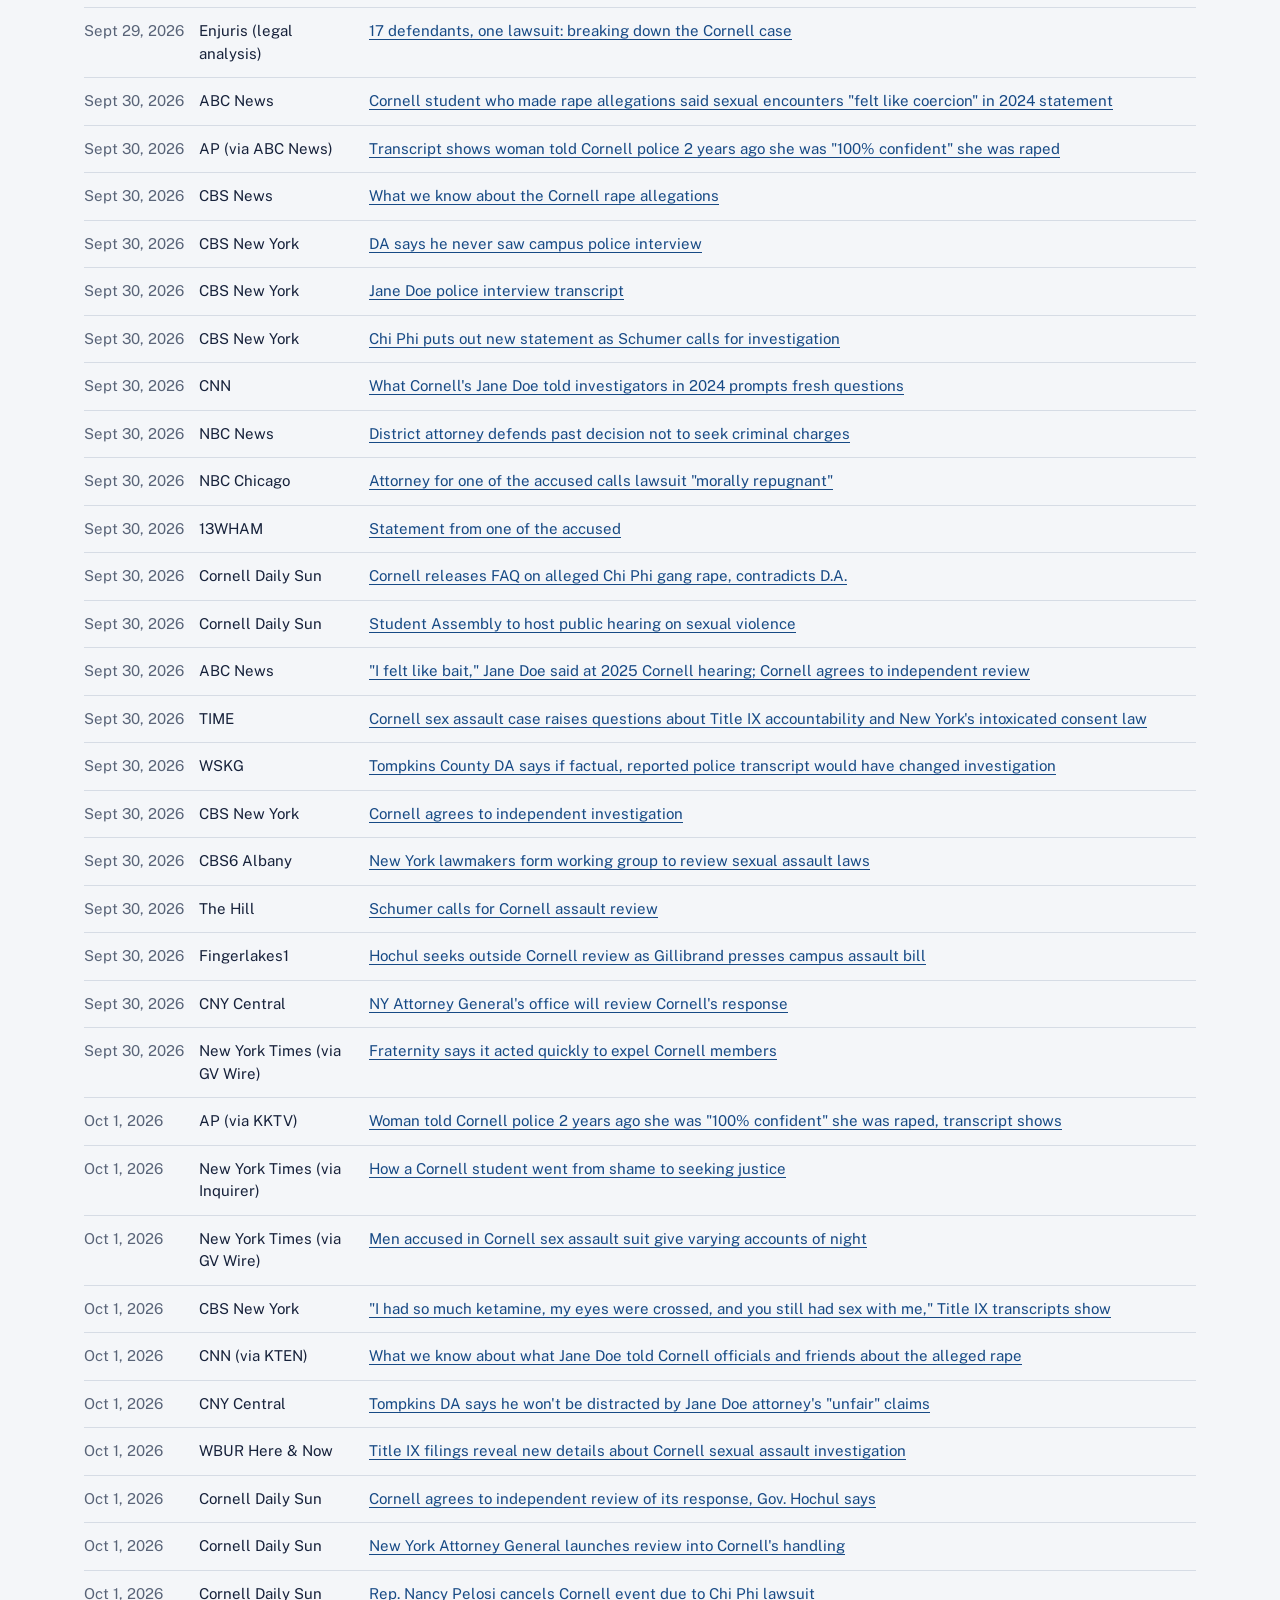
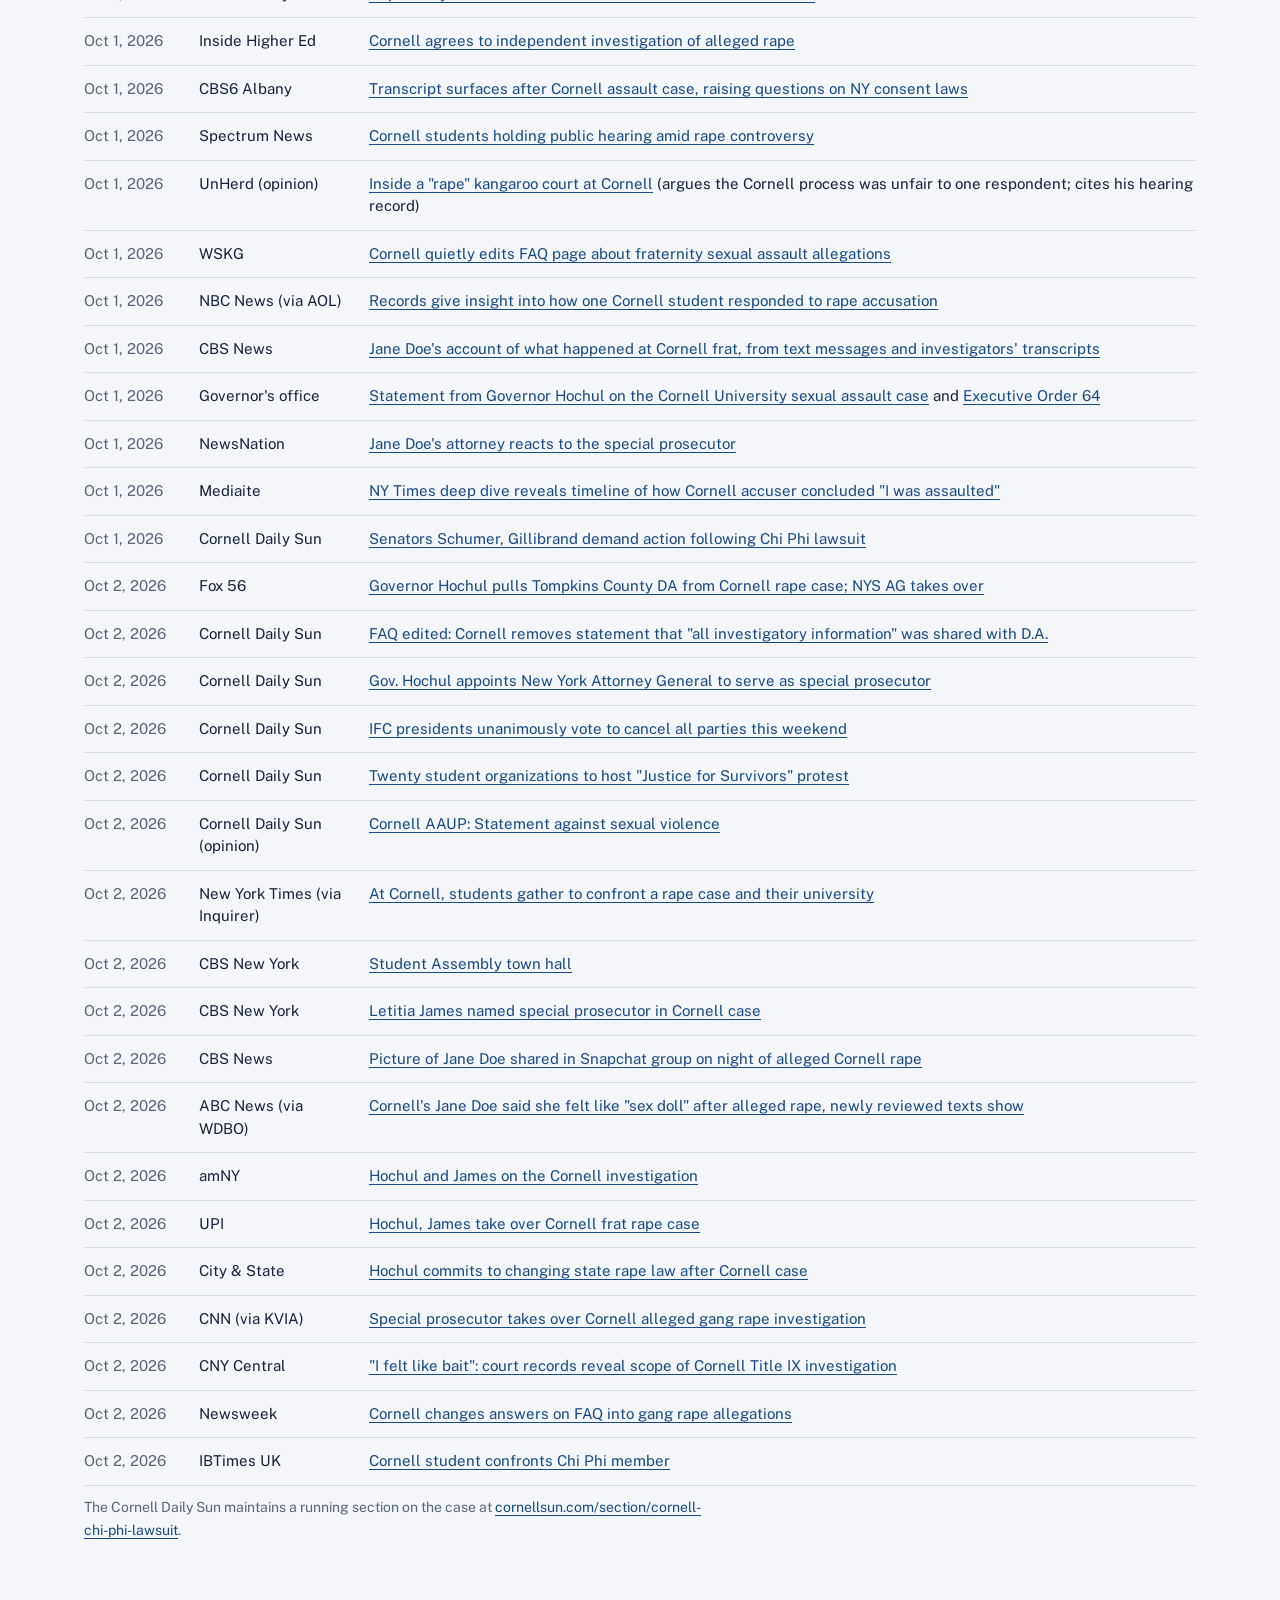
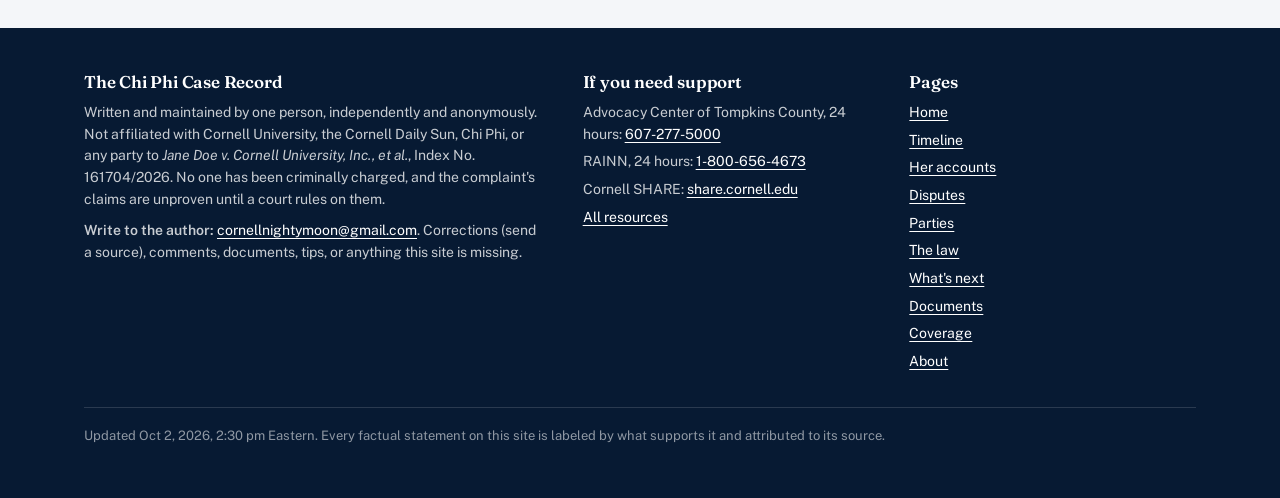
<file: coverage.html>
<!DOCTYPE html>
<html lang="en" class="no-js">
<head>
<meta charset="utf-8">
<meta name="viewport" content="width=device-width, initial-scale=1">
<title>Coverage: The Chi Phi Case Record</title>
<meta name="description" content="What has and hasn&#x27;t been reported, checked against the record, and a log of every substantive report by date and outlet.">
<link rel="stylesheet" href="style.css">
<script>document.documentElement.className='js';</script>

</head>
<body>
<a class="skip" href="#main">Skip to content</a>
<header class="topbar">
  <div class="topbar-inner">
    <a class="brand" href="index.html"><span class="name">The Chi Phi Case Record</span><span class="tag">Independent. Anonymous. Sourced.</span></a>
    <button class="navbtn" type="button" aria-expanded="false" aria-controls="sitenav">Menu</button>
    <nav class="nav" id="sitenav" aria-label="Site">
      <ul>
        <li><a href="index.html">Home</a></li>
        <li><a href="timeline.html">Timeline</a></li>
        <li><a href="accounts.html">Her accounts</a></li>
        <li><a href="disputes.html">Disputes</a></li>
        <li><a href="parties.html">Parties</a></li>
        <li><a href="law.html">The law</a></li>
        <li><a href="next.html">What's next</a></li>
        <li><a href="documents.html">Documents</a></li>
        <li><a href="coverage.html" aria-current="page">Coverage</a></li>
        <li><a href="about.html">About</a></li>
      </ul>
    </nav>
  </div>
</header>
<div class="pagehead"><div class="pagehead-inner">
  <div class="bar"></div>
  <h1>Coverage</h1>
  <p>What has and hasn't been reported, checked against the record, and a log of every substantive report by date and outlet.</p>
  <p class="meta">Updated Oct 2, 2026, 2:30 pm Eastern</p>
</div></div>
<div class="keybar"><div class="keybar-inner">
  <span class="k"><span class="flag flag-c">Confirmed</span> primary document or acknowledged</span>
  <span class="k"><span class="flag flag-a">Alleged</span> one side's claim, unproven</span>
  <span class="k"><span class="flag flag-d">Disputed</span> the parties contradict</span>
  <span class="k"><span class="flag flag-o">Open</span> unanswered</span>
  <span class="k"><a href="index.html#legend">How labels work</a></span>
</div></div>
<main id="main">
  <div class="container wide">
    <div>
<section id="audit">
  <h2>What has and hasn't been reported</h2>
  <p class="lead">A check of the coverage against the record, as of Oct 2, 2026, 1:30 pm Eastern.</p>
  <p>The Cornell Daily Sun is audited in full because it is the paper most of campus reads on this case. Every item the Sun has published on Chi Phi since Nov 8, 2024 was read: 47 pieces, 33 of them news and 14 opinion (editorials, columns, guest pieces and letters), 31 of them since the lawsuit was reported on Sept 18. For each fact below, the table gives the outlet that first reported it and whether the Sun has reported it. "Not found" means the fact was not in any Sun item when checked; it does not mean the Sun will not report it. National outlets are not audited item by item; what each one first reported is in the table, and a few patterns across all outlets are noted at the end. Corrections to this audit, with a link, go to <a href="mailto:cornellnightymoon@gmail.com">cornellnightymoon@gmail.com</a>.</p>

  <h3>What the Sun reported, often first</h3>
  <ul>
    <li>The chapter's suspension, the day of the Nov 8, 2024 crime alert, and President Kotlikoff's Nov 26, 2024 statement, the day it was issued. The vandalism of the house and the IFC's weekend shutdown in Nov 2024. Follow-ups through 2025 on the task force, the survey, and burglaries at the closed house.</li>
    <li>The lawsuit itself, on Sept 18, 2026, within hours of the earliest report found (CNY Central, 7:21 pm; the Sun, 11:03 pm). The Daily Caller credited the Sun as first. The names of the seven and, on Sept 21, their class years and directory status.</li>
    <li>Moonies' denial that it served her, in a statement to the Sun (Sept 22), six days before it reached national outlets.</li>
    <li>Cornell's Sept 21 statement; Cornell's Sept 28 denial that essays were a "sole consequence" and its confirmation of expulsions and suspensions, the same day.</li>
    <li>The Ithaca Police statement and the mayor's criticism, the evening they were issued (Sept 28).</li>
    <li>That Cornell's FAQ contradicted the DA on the Snapchat screenshot (Sept 30, 3:27 am), the first outlet found to frame the contradiction.</li>
    <li>Gov. Hochul's call for a review, Cornell's agreement, the Attorney General's review, Sen. Schumer's and Sen. Gillibrand's statements, the Student Assembly hearing announcement, and Rep. Pelosi's cancellation.</li>
    <li>Cornell's quiet edits to its FAQ, removing the claim that CUPD shared "all investigatory information" with the DA (Oct 2, 2:44 am; WSKG had reported the first deletion on Oct 1). The special prosecutor's appointment (Oct 2, 11:28 am). The IFC's cancellation of weekend events and the Oct 5 protest, both from internal communications and organizers.</li>
  </ul>

  <h3>What the Sun had not reported as of Oct 2, 1:30 pm</h3>
  <p>All of the following are on this site with sources. None had appeared in full in any Sun news or opinion item when checked; one row is partial, as noted.</p>
  <table class="audit responsive">
    <thead><tr><th scope="col">Fact</th><th scope="col">First reported</th><th scope="col">In the Sun</th></tr></thead>
    <tbody>
      <tr><td>What her Nov 2024 written statement said about the first encounter and the ketamine, per the DA: she agreed "due to how attracted [she] was" and "drunken curiousness," was "pretty ok" with it, said "Sure" to more ketamine, rated herself 5 out of 10 then 8 out of 10.</td><td data-label="First reported"><a href="https://www.tompkinscountyny.gov/News-articles/District-Attorney-statement-regarding-Jane-Doe-v.-Cornell-University-et-al">DA statement</a>, Sept 28; ABC News, Sept 28</td><td data-label="In the Sun">Not found. The Sun's Sept 28 story carried the DA's ABC interview ("She admits to taking drugs and alcohol voluntarily") but not the statement's contents.</td></tr>
      <tr><td>The DA's legal reasoning: no forcible compulsion alleged, no drug "administered without consent," not unconscious, no clearly expressed non-consent; "each time Jane Doe asked to stop the sexual conduct, the sexual conduct stopped."</td><td data-label="First reported">DA statement, Sept 28</td><td data-label="In the Sun">Not found, beyond two phrases ("did not constitute a crime," charges "were not appropriate") in the Sept 30 FAQ story.</td></tr>
      <tr><td>The written statement's own language the other way: "felt like coercion," "no to the foursome," "Hell No," "unable to make any decision because of how intoxicated I was," members "bragging about having an 'eightsome.'"</td><td data-label="First reported"><a href="https://abcnews.com/US/cornell-student-encounter-fraternity-house-felt-coercion-2024/story?id=136876885">ABC News</a>, Sept 30</td><td data-label="In the Sun">Not found.</td></tr>
      <tr><td>The Nov 14 to 15, 2024 police interview transcript: "I can say with 100% confidence I was raped," "completely and totally incapacitated," "physically hit very, very hard."</td><td data-label="First reported"><a href="https://www.cbsnews.com/newyork/news/cornell-university-rape-case-district-attorney-campus-police-interview/">CBS New York</a>, Sept 30; AP, Sept 30</td><td data-label="In the Sun">Not found. (The Sept 30 FAQ story noted CNN's report that Cornell declined to say whether the transcript was sent to the DA.)</td></tr>
      <tr><td>That the DA says he never received that transcript in 2024, and his Oct 1 statement that he has now obtained the 120-page transcript and it "confirms the contents of Jane Doe's sworn statement."</td><td data-label="First reported">CBS New York, Sept 30; <a href="https://cnycentral.com/news/local/rep-pelosi-cancels-cornell-event-visit-amid-alleged-rape-investigation-headlines-rape-sexual-assault-nancy-governor-hochul-willard-straight-hall-facebook-twitter-instagram-x">CNY Central</a>, Oct 1</td><td data-label="In the Sun">Not found. The Sun's Oct 2 story on the special prosecutor quotes the Governor's statement and does not mention the transcript, the DA's Oct 1 statement about it, or his statement that night that "we were not provided the full picture by the University."</td></tr>
      <tr><td>President Kotlikoff's breakdown of the sanctions at a Sept 29 Student Assembly meeting: two expelled, two suspended at least two semesters, one had graduated, two found not responsible.</td><td data-label="First reported"><a href="https://www.cbsnews.com/news/cornell-university-rape-allegations-chi-phi-fraternity-details/">CBS News</a>, Sept 30</td><td data-label="In the Sun">Not found. The Sun's Sept 30 Student Assembly story says Cornell "did not specify numbers."</td></tr>
      <tr><td>That two of the seven say Cornell found them not responsible for any sexual misconduct; one's hair-follicle test showing no ketamine; the Sept 28 statement by one of them ("I did not participate in any sexual activity or drug use"); the denial by a third defendant's lawyer; the "absolutely biased" quote.</td><td data-label="First reported">ABC News, Sept 28; Newsweek, Sept 28; CBS News, Sept 30; <a href="https://www.cbsnews.com/newyork/news/cornell-university-alleged-gang-rape-ketamine/">CBS New York</a>, Oct 1</td><td data-label="In the Sun">Partial. The Sun has one defendant's lawyer saying "we wholeheartedly deny" (Sept 18, added Sept 19) and that "no investigative body found [him] liable for sexual assault" (Sept 28). The second defendant's statement, the hair test, the third defendant's denial and the "biased" quote: not found.</td></tr>
      <tr><td>That one respondent who did not participate in the assault was found responsible for "attempted sexual exploitation"; that he challenged the finding in Tompkins County Supreme Court and lost; and that his sanctions were a reflection paper, an educational proposal, a no-contact order and related requirements.</td><td data-label="First reported"><a href="https://abcnews.com/US/cornell-agrees-independent-review-handled-fraternity-sexual-assault/story?id=136901598">ABC News</a>, Sept 30; <a href="https://www.aol.com/articles/records-insight-one-cornell-student-232332000.html">NBC News</a>, Oct 1, from the public court file in Ithaca</td><td data-label="In the Sun">Not found.</td></tr>
      <tr><td>The texts: Oct 21, 2024, a defendant's apology and her reply that "non of the sexual stuff was illegal"; Nov 3, 2024, her text that "90% of what happened that night was not consensual. i was given more key than i can remember."</td><td data-label="First reported"><a href="https://www.cbsnews.com/newyork/news/text-messages-reveal-new-details-in-alleged-gang-rape-at-cornell-university/">CBS New York</a>, Sept 29; <a href="https://www.inquirer.com/news/nation-world/cornell-university-student-rape-accusations-20261001.html">New York Times</a>, Oct 1</td><td data-label="In the Sun">Not found.</td></tr>
      <tr><td>The roommates' and big sister's accounts to investigators: "Oh my goodness, isn't that crazy?"; "I had so much ketamine, my eyes were crossed, and you still had sex with me"; she "had not yet processed what had happened."</td><td data-label="First reported">CBS New York, Oct 1; New York Times, Oct 1</td><td data-label="In the Sun">Not found.</td></tr>
      <tr><td>The Oct 22, 2024 Cornell Health visit, where she said the infection came "in a traumatic way" and no rape kit was offered, and her Nov 7 request for a rape kit at an Ithaca emergency room.</td><td data-label="First reported">New York Times, Oct 1; CNN, Oct 1</td><td data-label="In the Sun">Not found.</td></tr>
      <tr><td>Her 2025 hearing testimony: "I felt like bait. I felt like lions around me."</td><td data-label="First reported">ABC News, Sept 30</td><td data-label="In the Sun">Not found.</td></tr>
      <tr><td>Cornell's 99-page written decision; more than 50 interviews; 12 hearing days; the finding that someone in the house overdosed on ketamine on or about Oct 18, 2024.</td><td data-label="First reported">ABC News, Sept 30; CNY Central, Oct 2</td><td data-label="In the Sun">Not found.</td></tr>
      <tr><td>The accused men's accounts to Cornell's investigators: "We're all consenting adults here"; most said she did not appear intoxicated; one said he was himself a victim.</td><td data-label="First reported"><a href="https://gvwire.com/2026/10/01/men-accused-in-cornell-sex-assault-suit-give-varying-accounts-of-night/">New York Times</a>, Oct 1</td><td data-label="In the Sun">Not found.</td></tr>
      <tr><td>The group chat beyond the first message: "Shop still open?" and "Yeah," a photo of her inside the house, "Like you can walk in and whip it out rn," "Boys come whip it out," "Are you guys at least naked?" and the reply "not a bit."</td><td data-label="First reported">CBS New York, Sept 29; CNN, Oct 1; NBC, Oct 1; ABC and CBS, Oct 2</td><td data-label="In the Sun">Not found. The Sun ran the first message and the screenshot image.</td></tr>
      <tr><td>Chi Phi's national organization: the chapter removed the accused from its rolls three days after the police report and the Grand Council expelled them.</td><td data-label="First reported"><a href="https://www.cbsnews.com/newyork/news/cornell-university-rape-investigation-chi-phi-statement/">CBS New York</a>, Sept 30</td><td data-label="In the Sun">Not found.</td></tr>
      <tr><td>New York's rule that voluntary intoxication is not "mental incapacitation" (Penal Law § 130.00(6)); the Senate bill to change it (S.10632), which passed in June and stalled in the Assembly; the Assembly working group formed Sept 30.</td><td data-label="First reported">AP, Sept 29; Fox 5 NY, Sept 30; <a href="https://time.com/article/2026/09/30/cornell-fraternity-rape-case-title-ix-new-york-intoxicated-consent/">TIME</a>, Sept 30; CBS6 Albany, Sept 30</td><td data-label="In the Sun">Not found.</td></tr>
    </tbody>
  </table>

  <h3>Statements in the Sun that the record contradicts</h3>
  <p>Each item says whether it ran as news or as opinion. Opinion pieces are not held to a reporting standard, but they are the pieces most readers remember, and each of these ran under the Sun's name without a note once the record changed.</p>
  <ul>
    <li><strong>Editorial, Sept 21 (opinion).</strong> Opens with the seven names as "the seven men named as defendants in a civil complaint filed on Sept. 14 alleging they drugged and gang raped a Cornell student," and closes: "To [the seven names]: We know who you are and we refuse to let you benefit from this University's concealment." The complaint's allegations differ by defendant: it alleges intercourse by four, a forced kiss by one, and pouring ketamine on her body by the remaining two, who it does not allege touched her sexually. Those two say Cornell found them not responsible; President Kotlikoff's breakdown has two found not responsible. CBS New York's reading of the complaint: "Four face rape accusations." <a href="https://www.cornellsun.com/article/2026/09/editorial-cornell-won-t-we-will">Editorial</a>.</li>
    <li><strong>Editorial, Sept 21 (opinion).</strong> "Why was she not informed of the outcome of her own Title IX investigation?" The question treats it as established that she was not. No source found says so. Her attorney described the per-defendant outcomes to CBS New York on Sept 24 (two expelled; others "suspensions, workshops or essays") and on Sept 29 said one defendant's expulsion showed the panel did not weight the texts, which indicates her side knew the outcomes. The complaint itself says only, "upon information and belief," that the investigation has concluded. Federal rules require written notice of the outcome to both parties; whether and when Cornell sent it has not been reported.</li>
    <li><strong>Editorial, Sept 21 (opinion).</strong> "For the men to be back on campus, either the danger passed at some identifiable moment ... or it did not and the suspensions were lifted anyway." The Sun's own news story the same night could confirm only two of the seven as current students; per Kotlikoff, two were expelled, two suspended and one had graduated.</li>
    <li><strong>Letter to the editor, Sept 29, 4:30 pm (opinion).</strong> "There does not yet appear to be any reasonable explanation as to why only two of the undergraduates alleged to be gang-rapists received severe disciplinary action. Five others were allowed to write essays." Published 26 hours after Cornell's denial that essays were ever a "sole consequence," which the Sun had reported at 2:47 pm on Sept 28. The letter has been edited twice since, on Sept 29 (with a note correcting the signatories' titles) and on Oct 1 at 2:31 am (with no note); the sentence stands. Per Kotlikoff's breakdown, the "five others" were two suspended, one graduated and two found not responsible. <a href="https://www.cornellsun.com/article/2026/09/letter-to-the-editor">Letter</a>.</li>
    <li><strong>Guest column, Sept 27 (opinion).</strong> "only two of the seven perpetrators were expelled, leading one to wonder if those two submitted unsatisfactory essays." Two of the seven were found not responsible, per Kotlikoff and their own statements. <a href="https://www.cornellsun.com/article/2026/09/guest-room-cornells-dereliction-of-duty">Column</a>.</li>
    <li><strong>News, Sept 18.</strong> "According to the complaint, Cornell's Title IX investigation is believed to have concluded, while the Ithaca Police Department is still investigating the incident." Ithaca Police said on Sept 28 that the incident "was not reported to the Ithaca Police Department." The Sun reported that in a separate story; the Sept 18 story carries two update notes (Sept 19, Sept 22) and no note on this point. <a href="https://www.cornellsun.com/article/2026/09/tccsuykuvb4z">Story</a>.</li>
    <li><strong>News, Sept 28.</strong> The rugby story says three defendants "were accused of criminal sexual acts in the lawsuit." The lawsuit is civil; no criminal charge has been filed against anyone.</li>
    <li><strong>News, Sept 11, Nov 7 and Dec 5, 2025.</strong> Each dates the incident to "Oct. 25, 2024," following the wording of the Nov 2024 crime alert. The complaint, the DA and Cornell put it on Oct 19 to 20, 2024. The Sun's 2026 stories use Oct 19 without noting the change.</li>
    <li><strong>Corrections.</strong> No item labeled as a correction appears on any of the 47 pieces. Several carry update notes; none addresses the points above.</li>
  </ul>

  <h3>Patterns across outlets</h3>
  <ul>
    <li><strong>"Seven men."</strong> Headlines across outlets, including the Sun's and many of this site's sources, describe a suit alleging that seven men gang-raped her. The complaint's allegations of intercourse are against four of the seven. The two defendants it accuses only of the ketamine conduct have been named in the same headlines, editorials and social posts as the four.</li>
    <li><strong>The first ten days.</strong> From Sept 18 to Sept 27 the public record consisted of the complaint, the plaintiff's attorney's statements, one defendant's lawyer's denial, and Cornell's Sept 21 statement. The DA's account of her 2024 statement, Cornell's denial on sanctions, the other defendants' statements, and the records from Cornell's own investigation all arrived on Sept 28 or later. Coverage and commentary from the first ten days, including the Sun's editorial and Rep. Ocasio-Cortez's Sept 27 town hall remarks, could not reflect any of it, and much of it has not been revisited.</li>
    <li><strong>The essays.</strong> The claim that the accused were let off with essays comes from one line of the complaint about interim measures in Nov 2024. Cornell denied on Sept 28 that essays were ever a "sole consequence" and confirmed expulsions and suspensions. The claim continued to circulate afterward: in the Sept 29 letter above, and in Rep. Ocasio-Cortez's Oct 1 remark, reported by the Sun, that "we make rapists write an essay in private." The record published Oct 1 shows where the kernel is: the one respondent found responsible only for the attempted offense, and not for the assault, was sanctioned with a reflection paper among other requirements. For the four found responsible for more, the sanctions were expulsion or suspension. No outlet that repeated the essays claim has reported that distinction.</li>
    <li><strong>What national outlets added.</strong> The material that complicates the complaint's account came almost entirely from outlets outside Ithaca: CBS New York (the texts, the transcript, the Title IX interviews), ABC News (the 2024 statement, the written decision, the hearing testimony, the full chat), The New York Times (the three weeks before she reported, the men's accounts), NBC News (the court file of one respondent's challenge), and CNN (the group chat photo, the Cornell Health visit). The same outlets also carried the strongest material for her account: "100% confidence I was raped," "90% ... not consensual," the rape-kit request, "I felt like lions around me." The Governor's Oct 2 press conference, and her order removing the DA, rested on that material.</li>
  </ul>
  <p class="small">Method: every item in the Sun's Chi Phi section and its archive from Nov 8, 2024 to Oct 2, 2026, 1:30 pm was read in full (47 items). "Not found" means at least two searches of the item's text turned up nothing. The audit will be updated as coverage changes, and corrected on notice.</p>
</section>

<section id="log">
<h2>Coverage log</h2>
<p>Every substantive report this page draws on, by date. Filter by outlet or keyword. Paywalled or blocked pages are included for completeness.</p>
      <input class="filter" id="covfilter" type="search" placeholder="Filter by outlet or keyword" aria-label="Filter coverage">
      <table class="cov responsive" id="covtable">
        <thead><tr><th scope="col">Date</th><th scope="col">Outlet</th><th scope="col">Report</th></tr></thead>
        <tbody>
          <tr><td>Nov 15, 2024</td><td data-label="Outlet">Fox News</td><td data-label="Report"><a href="https://www.foxnews.com/us/ivy-league-fraternity-suspended-vandalized-after-alleged-drug-fueled-attack">Ivy League fraternity suspended, vandalized after alleged drug-fueled attack</a></td></tr>
          <tr><td>Sept 18, 2026</td><td data-label="Outlet">Cornell Daily Sun</td><td data-label="Report"><a href="https://www.cornellsun.com/article/2026/09/tccsuykuvb4z">Cornell, Chi Phi sued by victim of alleged gang rape, drugging in 2024</a></td></tr>
          <tr><td>Sept 21, 2026</td><td data-label="Outlet">Fingerlakes1</td><td data-label="Report"><a href="https://www.fingerlakes1.com/2026/09/21/lawsuit-accuses-cornell-greek-organizations-and-students-in-alleged-2024-sexual-assault/">Lawsuit accuses Cornell, Greek organizations and students in alleged 2024 sexual assault</a></td></tr>
          <tr><td>Sept 21, 2026</td><td data-label="Outlet">Cornell Daily Sun</td><td data-label="Report"><a href="https://www.cornellsun.com/article/2026/09/university-releases-statement-on-alleged-gang-rape-at-chi-phi">University releases statement on alleged gang rape at Chi Phi</a></td></tr>
          <tr><td>Sept 21, 2026</td><td data-label="Outlet">Cornell Daily Sun (editorial)</td><td data-label="Report"><a href="https://www.cornellsun.com/article/2026/09/editorial-cornell-won-t-we-will">Cornell Won't, We Will</a></td></tr>
          <tr><td>Sept 24, 2026</td><td data-label="Outlet">CBS New York</td><td data-label="Report"><a href="https://www.cbsnews.com/newyork/news/cornell-university-lawsuit-fraternity-rape-allegations/">Former Cornell University student sues school, 7 fraternity members over rape allegations</a></td></tr>
          <tr><td>Sept 27, 2026</td><td data-label="Outlet">Cornell Daily Sun (guest column)</td><td data-label="Report"><a href="https://www.cornellsun.com/article/2026/09/guest-room-cornells-dereliction-of-duty">Cornell's Dereliction of Duty</a></td></tr>
          <tr><td>Sept 27, 2026</td><td data-label="Outlet">Cornell Daily Sun</td><td data-label="Report"><a href="https://www.cornellsun.com/article/2026/09/aoc-denounces-culture-of-rape-chi-phi">At Ithaca town hall, Rep. Ocasio-Cortez denounces "culture of rape" at Cornell</a></td></tr>
          <tr><td>Sept 28, 2026</td><td data-label="Outlet">Cornell Daily Sun</td><td data-label="Report"><a href="https://www.cornellsun.com/article/2026/09/tompkins-county-da-reopens-criminal-investigation-into-alleged-chi-phi-gang-rape">Tompkins County DA reopens criminal investigation into alleged Chi Phi gang rape</a></td></tr>
          <tr><td>Sept 28, 2026</td><td data-label="Outlet">Cornell Daily Sun</td><td data-label="Report"><a href="https://www.cornellsun.com/article/2026/09/cornell-denies-that-defendants-in-alleged-chi-phi-gang-rape-only-wrote-essays-confirms-expulsions">Cornell denies that defendants only wrote essays, confirms expulsions</a></td></tr>
          <tr><td>Sept 28, 2026</td><td data-label="Outlet">Cornell Daily Sun</td><td data-label="Report"><a href="https://www.cornellsun.com/article/2026/09/cmthd1weggdc">Ithaca Police Department states alleged Chi Phi gang rape was never reported to them</a></td></tr>
          <tr><td>Sept 28, 2026</td><td data-label="Outlet">CNN</td><td data-label="Report"><a href="https://www.cnn.com/2026/09/28/us/cornell-university-sexual-assault-lawsuit-hnk">New York prosecutors reopen investigation after student files lawsuit over alleged gang rape</a></td></tr>
          <tr><td>Sept 28, 2026</td><td data-label="Outlet">NPR</td><td data-label="Report"><a href="https://www.npr.org/2026/09/28/nx-s1-5983480/cornell-fraternity-rape-chi-phi-case-updates">Cornell fraternity rape case updates</a></td></tr>
          <tr><td>Sept 28, 2026</td><td data-label="Outlet">Courthouse News</td><td data-label="Report"><a href="https://www.courthousenews.com/new-york-prosecutors-reopen-investigation-into-cornell-gang-rape-claims/">New York prosecutors reopen investigation into Cornell gang rape claims</a></td></tr>
          <tr><td>Sept 28, 2026</td><td data-label="Outlet">Ithaca Voice</td><td data-label="Report"><a href="https://ithacavoice.org/2026/09/cornell-7-district-attorney-to-reopen-investigation-in-fraternity-rape-allegations/">District Attorney to reopen investigation in fraternity rape allegations</a></td></tr>
          <tr><td>Sept 28, 2026</td><td data-label="Outlet">The Chronicle of Higher Education</td><td data-label="Report"><a href="https://www.chronicle.com/article/as-a-gang-rape-case-is-reopened-cornells-leadership-comes-under-pressure-again">As a gang-rape case is reopened, Cornell's leadership comes under pressure again</a></td></tr>
          <tr><td>Sept 28, 2026</td><td data-label="Outlet">TMZ</td><td data-label="Report"><a href="https://www.tmz.com/2026/09/28/moonies-bar-denies-serving-cornell-jane-doe-alcohol/">Moonies bar denies serving Cornell Jane Doe alcohol</a></td></tr>
          <tr><td>Sept 28, 2026</td><td data-label="Outlet">Law Commentary</td><td data-label="Report"><a href="https://www.lawcommentary.com/articles/cornell-gang-rape-investigation-reopened-grand-jury">Cornell gang rape investigation reopened; grand jury</a></td></tr>
          <tr><td>Sept 28, 2026</td><td data-label="Outlet">Daily Voice</td><td data-label="Report"><a href="https://dailyvoice.com/article/cornell-chi-phi-fraternity-gang-rape-case-reopened-da-says/">Cornell Chi Phi fraternity gang rape case reopened, DA says</a></td></tr>
          <tr><td>Sept 29, 2026</td><td data-label="Outlet">CNN</td><td data-label="Report"><a href="https://www.cnn.com/2026/09/29/us/cornell-university-rape-case-investigation-wwk">New York attorney general to review Cornell's response to rape allegations</a></td></tr>
          <tr><td>Sept 29, 2026</td><td data-label="Outlet">CNN</td><td data-label="Report"><a href="https://www.cnn.com/2026/09/29/us/cornell-rape-case-sexual-assault-debate">Alleged gang rape at Cornell turns spotlight on campus sexual assault</a></td></tr>
          <tr><td>Sept 29, 2026</td><td data-label="Outlet">ABC News</td><td data-label="Report"><a href="https://abcnews.com/US/district-attorney-reopens-case-alleged-cornell-university-gang/story?id=136806149">District attorney reopens case of alleged Cornell University gang rape</a></td></tr>
          <tr><td>Sept 29, 2026</td><td data-label="Outlet">CBS New York</td><td data-label="Report"><a href="https://www.cbsnews.com/newyork/news/cornell-university-rape-allegation-chi-phi-snapchat-conversation/">The Snapchat conversation</a></td></tr>
          <tr><td>Sept 29, 2026</td><td data-label="Outlet">CBS New York</td><td data-label="Report"><a href="https://www.cbsnews.com/newyork/news/text-messages-reveal-new-details-in-alleged-gang-rape-at-cornell-university/">Text messages reveal new details in alleged gang rape at Cornell</a></td></tr>
          <tr><td>Sept 29, 2026</td><td data-label="Outlet">IBTimes UK</td><td data-label="Report"><a href="https://www.ibtimes.co.uk/cornell-title-ix-panel-sanctions-chi-phi-assault-case-1822714">Cornell's gang rape lawsuit raises a crucial question: who decided the fraternity sanctions?</a></td></tr>
          <tr><td>Sept 29, 2026</td><td data-label="Outlet">WSKG</td><td data-label="Report"><a href="https://www.wskg.org/regional-news/2026-09-29/nothing-short-of-horrifying-hochul-calls-for-outside-counsel-to-review-cornells-response-to-sexual-assault-case">Hochul calls for outside counsel to review Cornell's response</a></td></tr>
          <tr><td>Sept 29, 2026</td><td data-label="Outlet">Cornell Daily Sun</td><td data-label="Report"><a href="https://www.cornellsun.com/article/2026/09/gov-kathy-hochul-requests-independent-review-of-cornell-s-response-to-alleged-chi-phi-gang-rape">Gov. Hochul requests independent review of Cornell's response</a></td></tr>
          <tr><td>Sept 29, 2026</td><td data-label="Outlet">CNY Central</td><td data-label="Report"><a href="https://cnycentral.com/news/local/[base64]">Tompkins DA to reopen Cornell Chi Phi case, take rape allegations to grand jury</a></td></tr>
          <tr><td>Sept 29, 2026</td><td data-label="Outlet">Fox 5 New York</td><td data-label="Report"><a href="https://www.fox5ny.com/news/ny-attorney-general-reviewing-cornell-fraternity-alleged-gang-rape-handling">NY attorney general reviewing Cornell fraternity alleged gang rape handling</a></td></tr>
          <tr><td>Sept 29, 2026</td><td data-label="Outlet">The Nation</td><td data-label="Report"><a href="https://www.thenation.com/article/society/cornell-rape-case-chi-phi-fraternity-accountability/">Cornell rape case: Chi Phi fraternity accountability</a></td></tr>
          <tr><td>Sept 29, 2026</td><td data-label="Outlet">Enjuris (legal analysis)</td><td data-label="Report"><a href="https://www.enjuris.com/blog/news/cornell-rape-lawsuit/">17 defendants, one lawsuit: breaking down the Cornell case</a></td></tr>
          <tr><td>Sept 30, 2026</td><td data-label="Outlet">ABC News</td><td data-label="Report"><a href="https://abcnews.com/US/cornell-student-encounter-fraternity-house-felt-coercion-2024/story?id=136876885">Cornell student who made rape allegations said sexual encounters "felt like coercion" in 2024 statement</a></td></tr>
          <tr><td>Sept 30, 2026</td><td data-label="Outlet">AP (via ABC News)</td><td data-label="Report"><a href="https://abcnews.com/US/wireStory/transcript-shows-woman-told-cornell-police-2-years-136903576">Transcript shows woman told Cornell police 2 years ago she was "100% confident" she was raped</a></td></tr>
          <tr><td>Sept 30, 2026</td><td data-label="Outlet">CBS News</td><td data-label="Report"><a href="https://www.cbsnews.com/news/cornell-university-rape-allegations-chi-phi-fraternity-details/">What we know about the Cornell rape allegations</a></td></tr>
          <tr><td>Sept 30, 2026</td><td data-label="Outlet">CBS New York</td><td data-label="Report"><a href="https://www.cbsnews.com/newyork/news/cornell-university-rape-case-district-attorney-campus-police-interview/">DA says he never saw campus police interview</a></td></tr>
          <tr><td>Sept 30, 2026</td><td data-label="Outlet">CBS New York</td><td data-label="Report"><a href="https://www.cbsnews.com/newyork/news/cornell-university-rape-case-jane-doe-police-interview-transcript/">Jane Doe police interview transcript</a></td></tr>
          <tr><td>Sept 30, 2026</td><td data-label="Outlet">CBS New York</td><td data-label="Report"><a href="https://www.cbsnews.com/newyork/news/cornell-university-rape-investigation-chi-phi-statement/">Chi Phi puts out new statement as Schumer calls for investigation</a></td></tr>
          <tr><td>Sept 30, 2026</td><td data-label="Outlet">CNN</td><td data-label="Report"><a href="https://www.cnn.com/2026/09/30/us/key-questions-cornell-sexual-assault-investigation">What Cornell's Jane Doe told investigators in 2024 prompts fresh questions</a></td></tr>
          <tr><td>Sept 30, 2026</td><td data-label="Outlet">NBC News</td><td data-label="Report"><a href="https://www.nbcnews.com/news/us-news/district-attorney-defends-decision-not-seek-criminal-charges-cornell-r-rcna600224">District attorney defends past decision not to seek criminal charges</a></td></tr>
          <tr><td>Sept 30, 2026</td><td data-label="Outlet">NBC Chicago</td><td data-label="Report"><a href="https://www.nbcchicago.com/news/local/attorney-for-one-of-the-alleged-cornell-7-calls-lawsuit-morally-repugnant/3995868/">Attorney for one of the accused calls lawsuit "morally repugnant"</a></td></tr>
          <tr><td>Sept 30, 2026</td><td data-label="Outlet">13WHAM</td><td data-label="Report"><a href="https://13wham.com/news/local/canandaigua-man-named-in-lawsuit-over-gang-rape-allegations-at-cornell-university-frat-house-chi-phi-fraternity-members-drugging-ketamine-sexual-assault-2024-district-attorney-grand-jury">Statement from one of the accused</a></td></tr>
          <tr><td>Sept 30, 2026</td><td data-label="Outlet">Cornell Daily Sun</td><td data-label="Report"><a href="https://www.cornellsun.com/article/2026/09/cornell-releases-faq-on-alleged-chi-phi-gang-rape-contradicts-d-a">Cornell releases FAQ on alleged Chi Phi gang rape, contradicts D.A.</a></td></tr>
          <tr><td>Sept 30, 2026</td><td data-label="Outlet">Cornell Daily Sun</td><td data-label="Report"><a href="https://www.cornellsun.com/article/2026/09/student-assembly-to-host-public-hearing-on-sexual-violence-amid-chi-phi-lawsuit-expresses-outrage-at-cornell">Student Assembly to host public hearing on sexual violence</a></td></tr>
          <tr><td>Sept 30, 2026</td><td data-label="Outlet">ABC News</td><td data-label="Report"><a href="https://abcnews.com/US/cornell-agrees-independent-review-handled-fraternity-sexual-assault/story?id=136901598">"I felt like bait," Jane Doe said at 2025 Cornell hearing; Cornell agrees to independent review</a></td></tr>
          <tr><td>Sept 30, 2026</td><td data-label="Outlet">TIME</td><td data-label="Report"><a href="https://time.com/article/2026/09/30/cornell-fraternity-rape-case-title-ix-new-york-intoxicated-consent/">Cornell sex assault case raises questions about Title IX accountability and New York's intoxicated consent law</a></td></tr>
          <tr><td>Sept 30, 2026</td><td data-label="Outlet">WSKG</td><td data-label="Report"><a href="https://www.wskg.org/regional-news/2026-09-30/tompkins-county-da-says-if-factual-reported-police-transcript-with-jane-doe-would-have-changed-investigation">Tompkins County DA says if factual, reported police transcript would have changed investigation</a></td></tr>
          <tr><td>Sept 30, 2026</td><td data-label="Outlet">CBS New York</td><td data-label="Report"><a href="https://www.cbsnews.com/newyork/news/cornell-university-alleged-gang-rape-independent-investigation/">Cornell agrees to independent investigation</a></td></tr>
          <tr><td>Sept 30, 2026</td><td data-label="Outlet">CBS6 Albany</td><td data-label="Report"><a href="https://cbs6albany.com/news/local/new-york-lawmakers-form-working-group-to-review-sexual-assault-laws-cornell-university-wrgb">New York lawmakers form working group to review sexual assault laws</a></td></tr>
          <tr><td>Sept 30, 2026</td><td data-label="Outlet">The Hill</td><td data-label="Report"><a href="https://thehill.com/homenews/senate/6121358-schumer-calls-cornell-assault-review/">Schumer calls for Cornell assault review</a></td></tr>
          <tr><td>Sept 30, 2026</td><td data-label="Outlet">Fingerlakes1</td><td data-label="Report"><a href="https://www.fingerlakes1.com/2026/09/30/hochul-seeks-outside-cornell-review-as-gillibrand-presses-campus-assault-bill/">Hochul seeks outside Cornell review as Gillibrand presses campus assault bill</a></td></tr>
          <tr><td>Sept 30, 2026</td><td data-label="Outlet">CNY Central</td><td data-label="Report"><a href="https://cnycentral.com/news/local/ny-attorney-generals-office-will-review-cornell-universitys-response-to-rape-allegations">NY Attorney General's office will review Cornell's response</a></td></tr>
          <tr><td>Sept 30, 2026</td><td data-label="Outlet">New York Times (via GV Wire)</td><td data-label="Report"><a href="https://gvwire.com/2026/09/30/fraternity-says-it-acted-quickly-to-expel-cornell-members/">Fraternity says it acted quickly to expel Cornell members</a></td></tr>
          <tr><td>Oct 1, 2026</td><td data-label="Outlet">AP (via KKTV)</td><td data-label="Report"><a href="https://www.kktv.com/2026/10/01/woman-told-cornell-police-2-years-ago-she-was-100-confident-she-was-raped-transcript-shows/">Woman told Cornell police 2 years ago she was "100% confident" she was raped, transcript shows</a></td></tr>
          <tr><td>Oct 1, 2026</td><td data-label="Outlet">New York Times (via Inquirer)</td><td data-label="Report"><a href="https://www.inquirer.com/news/nation-world/cornell-university-student-rape-accusations-20261001.html">How a Cornell student went from shame to seeking justice</a></td></tr>
          <tr><td>Oct 1, 2026</td><td data-label="Outlet">New York Times (via GV Wire)</td><td data-label="Report"><a href="https://gvwire.com/2026/10/01/men-accused-in-cornell-sex-assault-suit-give-varying-accounts-of-night/">Men accused in Cornell sex assault suit give varying accounts of night</a></td></tr>
          <tr><td>Oct 1, 2026</td><td data-label="Outlet">CBS New York</td><td data-label="Report"><a href="https://www.cbsnews.com/newyork/news/cornell-university-alleged-gang-rape-ketamine/">"I had so much ketamine, my eyes were crossed, and you still had sex with me," Title IX transcripts show</a></td></tr>
          <tr><td>Oct 1, 2026</td><td data-label="Outlet">CNN (via KTEN)</td><td data-label="Report"><a href="https://www.kten.com/news/national/what-we-know-about-what-jane-doe-told-cornell-officials-and-friends-about-the-alleged/article_7842e016-c9d1-5dcd-ba2a-b02556cb3388.html">What we know about what Jane Doe told Cornell officials and friends about the alleged rape</a></td></tr>
          <tr><td>Oct 1, 2026</td><td data-label="Outlet">CNY Central</td><td data-label="Report"><a href="https://cnycentral.com/news/local/rep-pelosi-cancels-cornell-event-visit-amid-alleged-rape-investigation-headlines-rape-sexual-assault-nancy-governor-hochul-willard-straight-hall-facebook-twitter-instagram-x">Tompkins DA says he won't be distracted by Jane Doe attorney's "unfair" claims</a></td></tr>
          <tr><td>Oct 1, 2026</td><td data-label="Outlet">WBUR Here &amp; Now</td><td data-label="Report"><a href="https://www.wbur.org/hereandnow/2026/10/01/cornell-title-ix-filings">Title IX filings reveal new details about Cornell sexual assault investigation</a></td></tr>
          <tr><td>Oct 1, 2026</td><td data-label="Outlet">Cornell Daily Sun</td><td data-label="Report"><a href="https://www.cornellsun.com/article/2026/10/cornell-agrees-to-independent-review-alleged-chi-phi-gang-rape">Cornell agrees to independent review of its response, Gov. Hochul says</a></td></tr>
          <tr><td>Oct 1, 2026</td><td data-label="Outlet">Cornell Daily Sun</td><td data-label="Report"><a href="https://www.cornellsun.com/article/2026/10/new-york-attorney-general-launches-review-into-cornell-s-handling-of-alleged-chi-phi-gang-rape">New York Attorney General launches review into Cornell's handling</a></td></tr>
          <tr><td>Oct 1, 2026</td><td data-label="Outlet">Cornell Daily Sun</td><td data-label="Report"><a href="https://www.cornellsun.com/article/2026/10/rep-nancy-pelosi-cancels-cornell-event-due-to-chi-phi-lawsuit">Rep. Nancy Pelosi cancels Cornell event due to Chi Phi lawsuit</a></td></tr>
          <tr><td>Oct 1, 2026</td><td data-label="Outlet">Inside Higher Ed</td><td data-label="Report"><a href="https://www.insidehighered.com/news/students/safety/2026/10/01/cornell-agrees-independent-investigation-alleged-rape">Cornell agrees to independent investigation of alleged rape</a></td></tr>
          <tr><td>Oct 1, 2026</td><td data-label="Outlet">CBS6 Albany</td><td data-label="Report"><a href="https://cbs6albany.com/news/local/transcript-surfaces-after-cornell-assault-case-raising-questions-on-ny-consent-laws">Transcript surfaces after Cornell assault case, raising questions on NY consent laws</a></td></tr>
          <tr><td>Oct 1, 2026</td><td data-label="Outlet">Spectrum News</td><td data-label="Report"><a href="https://spectrumlocalnews.com/nys/central-ny/education/2026/10/01/cornell-public-hearing-response-rape-allegations">Cornell students holding public hearing amid rape controversy</a></td></tr>
          <tr><td>Oct 1, 2026</td><td data-label="Outlet">UnHerd (opinion)</td><td data-label="Report"><a href="https://unherd.com/2026/10/inside-a-rape-kangaroo-court-at-cornell/">Inside a "rape" kangaroo court at Cornell</a> (argues the Cornell process was unfair to one respondent; cites his hearing record)</td></tr>
          <tr><td>Oct 1, 2026</td><td data-label="Outlet">WSKG</td><td data-label="Report"><a href="https://www.wskg.org/regional-news/2026-10-01/cornell-quietly-edits-faq-page-about-fraternity-sexual-assault-allegations-amid-public-backlash">Cornell quietly edits FAQ page about fraternity sexual assault allegations</a></td></tr>
          <tr><td>Oct 1, 2026</td><td data-label="Outlet">NBC News (via AOL)</td><td data-label="Report"><a href="https://www.aol.com/articles/records-insight-one-cornell-student-232332000.html">Records give insight into how one Cornell student responded to rape accusation</a></td></tr>
          <tr><td>Oct 1, 2026</td><td data-label="Outlet">CBS News</td><td data-label="Report"><a href="https://www.cbsnews.com/news/jane-doe-cornell-university-rape-allegations-text-messages-transcripts/">Jane Doe's account of what happened at Cornell frat, from text messages and investigators' transcripts</a></td></tr>
          <tr><td>Oct 1, 2026</td><td data-label="Outlet">Governor's office</td><td data-label="Report"><a href="https://www.governor.ny.gov/news/statement-governor-hochul-cornell-university-sexual-assault-case-0">Statement from Governor Hochul on the Cornell University sexual assault case</a> and <a href="https://www.governor.ny.gov/executive-order/no-64-appointing-special-prosecutor-investigate-and-if-warranted-prosecute-matters">Executive Order 64</a></td></tr>
          <tr><td>Oct 1, 2026</td><td data-label="Outlet">NewsNation</td><td data-label="Report"><a href="https://www.newsnationnow.com/cuomo-show/cornell-7-special-prosecutor/">Jane Doe's attorney reacts to the special prosecutor</a></td></tr>
          <tr><td>Oct 1, 2026</td><td data-label="Outlet">Mediaite</td><td data-label="Report"><a href="https://www.mediaite.com/media/news/ny-times-deep-dive-reveals-timeline-of-how-cornell-accuser-concluded-i-was-assaulted/">NY Times deep dive reveals timeline of how Cornell accuser concluded "I was assaulted"</a></td></tr>
          <tr><td>Oct 1, 2026</td><td data-label="Outlet">Cornell Daily Sun</td><td data-label="Report"><a href="https://www.cornellsun.com/article/2026/10/senators-chuck-schumer-kirsten-gillibrand-demand-action-following-chi-phi-lawsuit">Senators Schumer, Gillibrand demand action following Chi Phi lawsuit</a></td></tr>
          <tr><td>Oct 2, 2026</td><td data-label="Outlet">Fox 56</td><td data-label="Report"><a href="https://fox56.com/newsletter-daily/governor-hochul-pulls-tompkins-county-da-from-cornell-rape-case-nys-ag-takes-over">Governor Hochul pulls Tompkins County DA from Cornell rape case; NYS AG takes over</a></td></tr>
          <tr><td>Oct 2, 2026</td><td data-label="Outlet">Cornell Daily Sun</td><td data-label="Report"><a href="https://www.cornellsun.com/article/2026/10/faq-edited-cornell-removes-statement-that-all-investigatory-information-was-shared-with-da-in-alleged-chi-phi-gang-rape">FAQ edited: Cornell removes statement that "all investigatory information" was shared with D.A.</a></td></tr>
          <tr><td>Oct 2, 2026</td><td data-label="Outlet">Cornell Daily Sun</td><td data-label="Report"><a href="https://www.cornellsun.com/article/2026/10/gov-kathy-hochul-appoints-new-york-attorney-general-to-serve-as-special-prosecutor-in-investigation-of-alleged-chi-phi-gang-rape">Gov. Hochul appoints New York Attorney General to serve as special prosecutor</a></td></tr>
          <tr><td>Oct 2, 2026</td><td data-label="Outlet">Cornell Daily Sun</td><td data-label="Report"><a href="https://www.cornellsun.com/article/2026/10/cornell-interfraternity-council-presidents-unanimously-vote-to-cancel-all-parties-this-weekend">IFC presidents unanimously vote to cancel all parties this weekend</a></td></tr>
          <tr><td>Oct 2, 2026</td><td data-label="Outlet">Cornell Daily Sun</td><td data-label="Report"><a href="https://www.cornellsun.com/article/2026/10/twenty-student-organizations-to-host-justice-for-survivors-protest-at-cornell">Twenty student organizations to host "Justice for Survivors" protest</a></td></tr>
          <tr><td>Oct 2, 2026</td><td data-label="Outlet">Cornell Daily Sun (opinion)</td><td data-label="Report"><a href="https://www.cornellsun.com/article/2026/10/cornell-aaup-statement-against-sexual-violence">Cornell AAUP: Statement against sexual violence</a></td></tr>
          <tr><td>Oct 2, 2026</td><td data-label="Outlet">New York Times (via Inquirer)</td><td data-label="Report"><a href="https://www.inquirer.com/news/nation-world/cornell-students-sexual-assault-meeting-20261002.html">At Cornell, students gather to confront a rape case and their university</a></td></tr>
          <tr><td>Oct 2, 2026</td><td data-label="Outlet">CBS New York</td><td data-label="Report"><a href="https://www.cbsnews.com/newyork/news/cornell-university-gang-rape-allegations-student-assembly-town-hall/">Student Assembly town hall</a></td></tr>
          <tr><td>Oct 2, 2026</td><td data-label="Outlet">CBS New York</td><td data-label="Report"><a href="https://www.cbsnews.com/newyork/news/cornell-university-case-letitia-james-special-prosecutor/">Letitia James named special prosecutor in Cornell case</a></td></tr>
          <tr><td>Oct 2, 2026</td><td data-label="Outlet">CBS News</td><td data-label="Report"><a href="https://www.cbsnews.com/news/jane-doe-photo-cornell-rape-snapchat-group/">Picture of Jane Doe shared in Snapchat group on night of alleged Cornell rape</a></td></tr>
          <tr><td>Oct 2, 2026</td><td data-label="Outlet">ABC News (via WDBO)</td><td data-label="Report"><a href="https://www.wdbo.com/news/national/cornells-jane-doe-said-she-felt-like-sex-doll-after-alleged-rape-newly-reviewed-texts-show/UMLOXE2SYY6TDPACBRGYB7OCWI/">Cornell's Jane Doe said she felt like "sex doll" after alleged rape, newly reviewed texts show</a></td></tr>
          <tr><td>Oct 2, 2026</td><td data-label="Outlet">amNY</td><td data-label="Report"><a href="https://www.amny.com/news/cornell-7-case-hochul-james-rape-investigation/">Hochul and James on the Cornell investigation</a></td></tr>
          <tr><td>Oct 2, 2026</td><td data-label="Outlet">UPI</td><td data-label="Report"><a href="https://www.upi.com/Top_News/US/2026/10/02/new-york-governor-hochul-james-cornell-frat-rape-case/6461790954676">Hochul, James take over Cornell frat rape case</a></td></tr>
          <tr><td>Oct 2, 2026</td><td data-label="Outlet">City &amp; State</td><td data-label="Report"><a href="https://www.cityandstateny.com/policy/2026/10/hochul-commits-changing-state-rape-law-after-cornell-case/416394/">Hochul commits to changing state rape law after Cornell case</a></td></tr>
          <tr><td>Oct 2, 2026</td><td data-label="Outlet">CNN (via KVIA)</td><td data-label="Report"><a href="https://kvia.com/cnn-national/2026/10/02/special-prosecutor-takes-over-cornell-alleged-gang-rape-investigation-as-national-outrage-grows/">Special prosecutor takes over Cornell alleged gang rape investigation</a></td></tr>
          <tr><td>Oct 2, 2026</td><td data-label="Outlet">CNY Central</td><td data-label="Report"><a href="https://cnycentral.com/newsletter-daily/i-felt-like-bait-court-records-reveal-scope-of-cornell-title-ix-investigation">"I felt like bait": court records reveal scope of Cornell Title IX investigation</a></td></tr>
          <tr><td>Oct 2, 2026</td><td data-label="Outlet">Newsweek</td><td data-label="Report"><a href="https://www.newsweek.com/cornell-changes-answers-on-faq-into-gang-rape-allegations-12517773">Cornell changes answers on FAQ into gang rape allegations</a></td></tr>
          <tr><td>Oct 2, 2026</td><td data-label="Outlet">IBTimes UK</td><td data-label="Report"><a href="https://www.ibtimes.co.uk/cornell-student-confronts-chi-phi-member-sexual-assault-case-1823265">Cornell student confronts Chi Phi member</a></td></tr>
        </tbody>
      </table>
      <p class="small">The Cornell Daily Sun maintains a running section on the case at <a href="https://www.cornellsun.com/section/cornell-chi-phi-lawsuit">cornellsun.com/section/cornell-chi-phi-lawsuit</a>.</p>
</section>
    </div>
  </div>
</main>
<footer>
  <div class="foot-inner">
    <div>
      <h2>The Chi Phi Case Record</h2>
      <p>Written and maintained by one person, independently and anonymously. Not affiliated with Cornell University, the Cornell Daily Sun, Chi Phi, or any party to <em>Jane Doe v. Cornell University, Inc., et al.</em>, Index No. 161704/2026. No one has been criminally charged, and the complaint's claims are unproven until a court rules on them.</p>
      <p><strong>Write to the author:</strong> <a href="mailto:cornellnightymoon@gmail.com">cornellnightymoon@gmail.com</a>. Corrections (send a source), comments, documents, tips, or anything this site is missing.</p>
    </div>
    <div>
      <h2>If you need support</h2>
      <ul>
        <li>Advocacy Center of Tompkins County, 24 hours: <a href="tel:+16072775000">607-277-5000</a></li>
        <li>RAINN, 24 hours: <a href="tel:+18006564673">1-800-656-4673</a></li>
        <li>Cornell SHARE: <a href="https://share.cornell.edu">share.cornell.edu</a></li>
        <li><a href="about.html#resources">All resources</a></li>
      </ul>
    </div>
    <div>
      <h2>Pages</h2>
      <ul>
        <li><a href="index.html">Home</a></li><li><a href="timeline.html">Timeline</a></li><li><a href="accounts.html">Her accounts</a></li><li><a href="disputes.html">Disputes</a></li><li><a href="parties.html">Parties</a></li><li><a href="law.html">The law</a></li><li><a href="next.html">What's next</a></li><li><a href="documents.html">Documents</a></li><li><a href="coverage.html">Coverage</a></li><li><a href="about.html">About</a></li>
      </ul>
    </div>
  </div>
  <div class="foot-bottom">Updated Oct 2, 2026, 2:30 pm Eastern. Every factual statement on this site is labeled by what supports it and attributed to its source.</div>
</footer>
<script>
(function(){
  var b=document.querySelector('.navbtn'),n=document.getElementById('sitenav');
  if(b&&n){b.addEventListener('click',function(){var o=n.classList.toggle('open');b.setAttribute('aria-expanded',o?'true':'false');});}
})();

(function(){
  var q=document.getElementById('covfilter');
  if(!q)return;
  q.addEventListener('input',function(){
    var v=q.value.toLowerCase();
    var rows=document.querySelectorAll('#covtable tbody tr');
    for(var i=0;i<rows.length;i++){rows[i].hidden=v&&rows[i].textContent.toLowerCase().indexOf(v)===-1;}
  });
})();
</script>
</body>
</html>
</file>
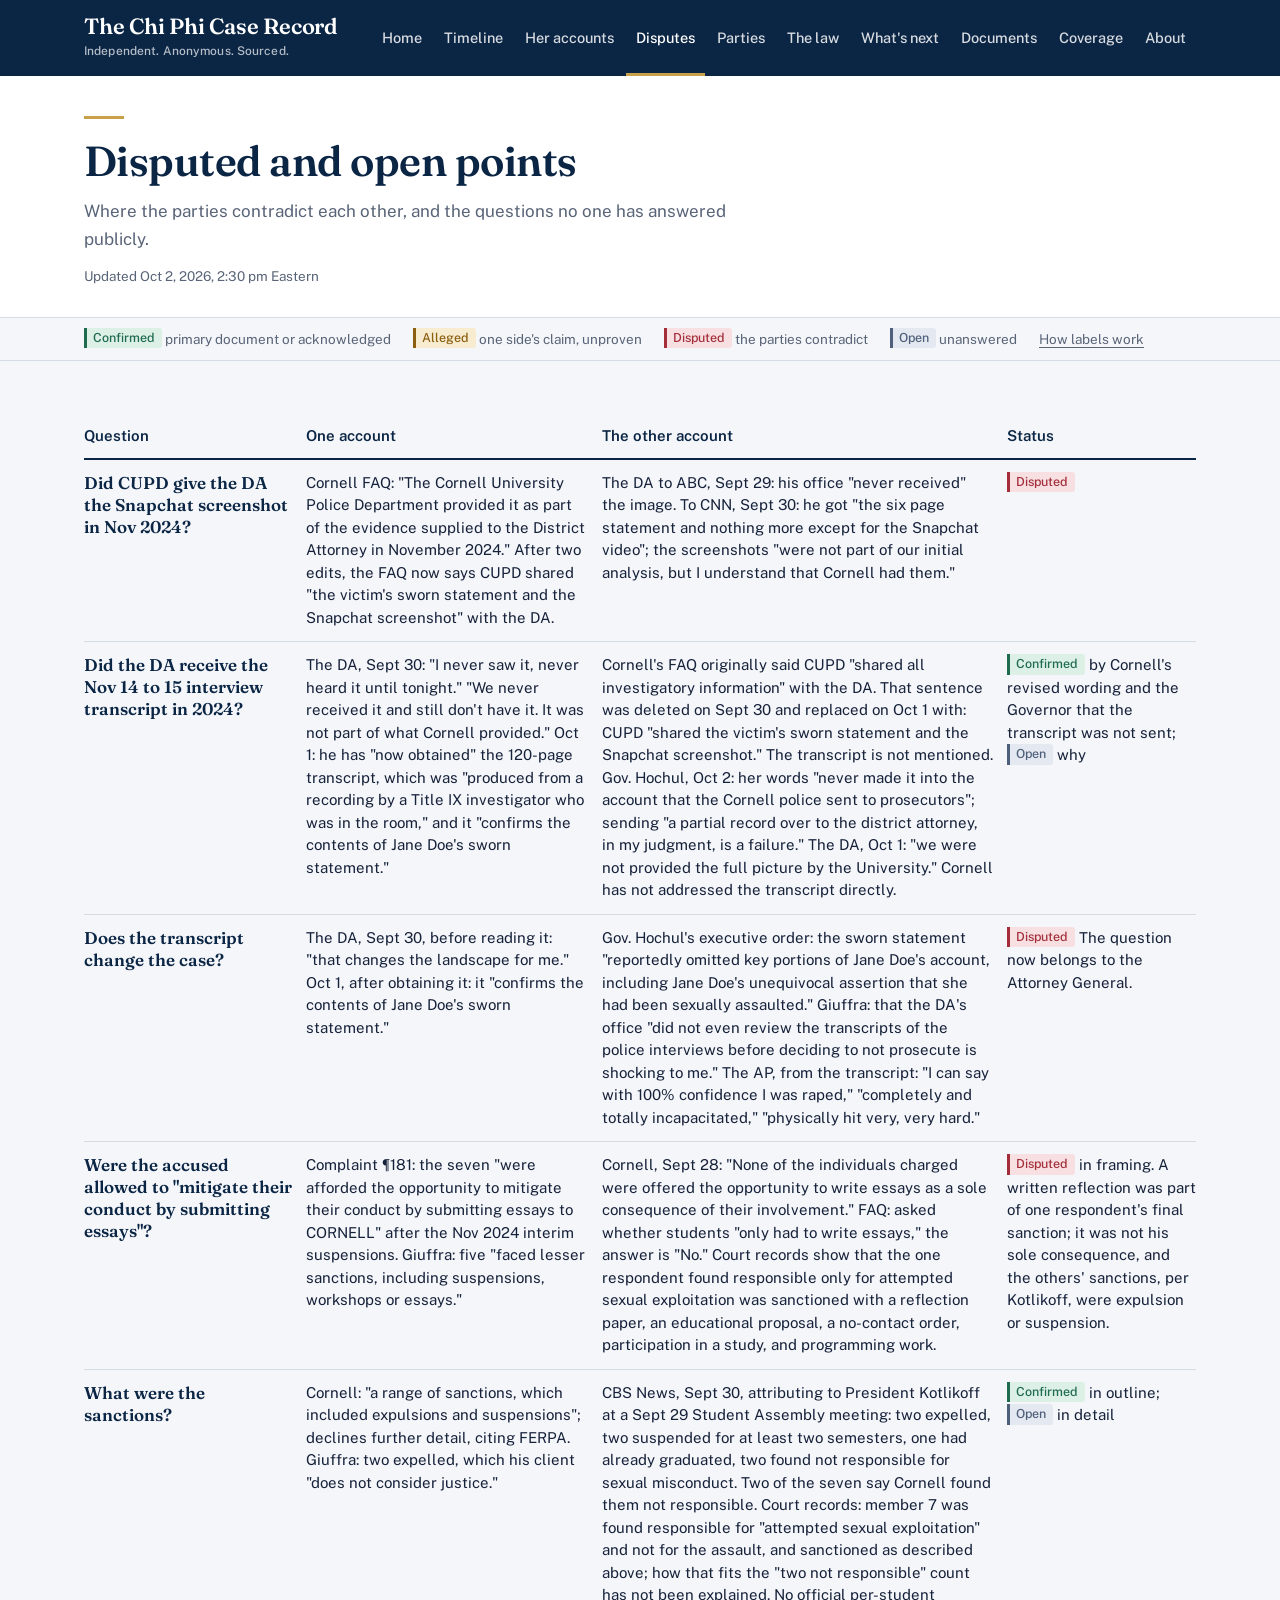
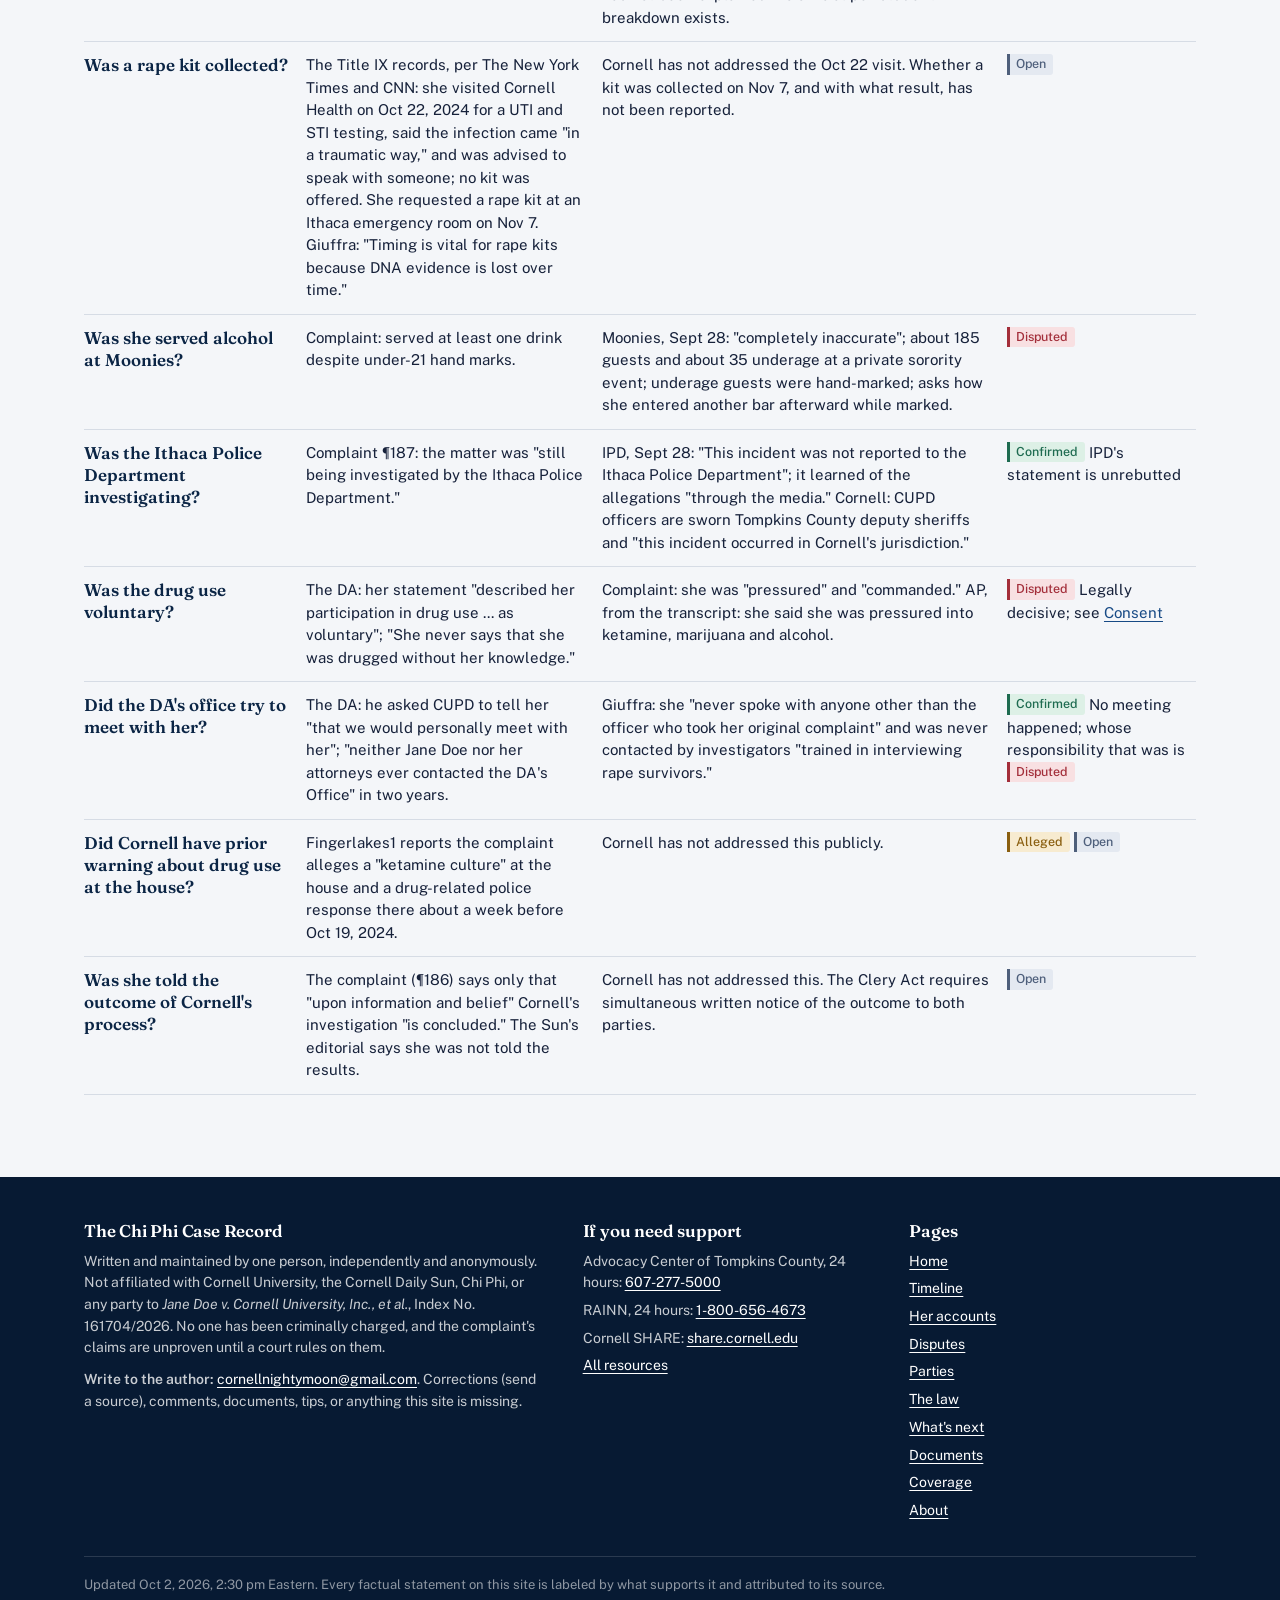
<file: disputes.html>
<!DOCTYPE html>
<html lang="en" class="no-js">
<head>
<meta charset="utf-8">
<meta name="viewport" content="width=device-width, initial-scale=1">
<title>Disputed and open points: The Chi Phi Case Record</title>
<meta name="description" content="Where the parties contradict each other, and the questions no one has answered publicly.">
<link rel="stylesheet" href="style.css">
<script>document.documentElement.className='js';</script>

</head>
<body>
<a class="skip" href="#main">Skip to content</a>
<header class="topbar">
  <div class="topbar-inner">
    <a class="brand" href="index.html"><span class="name">The Chi Phi Case Record</span><span class="tag">Independent. Anonymous. Sourced.</span></a>
    <button class="navbtn" type="button" aria-expanded="false" aria-controls="sitenav">Menu</button>
    <nav class="nav" id="sitenav" aria-label="Site">
      <ul>
        <li><a href="index.html">Home</a></li>
        <li><a href="timeline.html">Timeline</a></li>
        <li><a href="accounts.html">Her accounts</a></li>
        <li><a href="disputes.html" aria-current="page">Disputes</a></li>
        <li><a href="parties.html">Parties</a></li>
        <li><a href="law.html">The law</a></li>
        <li><a href="next.html">What's next</a></li>
        <li><a href="documents.html">Documents</a></li>
        <li><a href="coverage.html">Coverage</a></li>
        <li><a href="about.html">About</a></li>
      </ul>
    </nav>
  </div>
</header>
<div class="pagehead"><div class="pagehead-inner">
  <div class="bar"></div>
  <h1>Disputed and open points</h1>
  <p>Where the parties contradict each other, and the questions no one has answered publicly.</p>
  <p class="meta">Updated Oct 2, 2026, 2:30 pm Eastern</p>
</div></div>
<div class="keybar"><div class="keybar-inner">
  <span class="k"><span class="flag flag-c">Confirmed</span> primary document or acknowledged</span>
  <span class="k"><span class="flag flag-a">Alleged</span> one side's claim, unproven</span>
  <span class="k"><span class="flag flag-d">Disputed</span> the parties contradict</span>
  <span class="k"><span class="flag flag-o">Open</span> unanswered</span>
  <span class="k"><a href="index.html#legend">How labels work</a></span>
</div></div>
<main id="main">
  <div class="container wide">
    <div>
<table class="disputes responsive">
        <thead>
          <tr><th scope="col">Question</th><th scope="col">One account</th><th scope="col">The other account</th><th scope="col">Status</th></tr>
        </thead>
        <tbody>
          <tr>
            <td>Did CUPD give the DA the Snapchat screenshot in Nov 2024?</td>
            <td data-label="One account">Cornell FAQ: "The Cornell University Police Department provided it as part of the evidence supplied to the District Attorney in November 2024." After two edits, the FAQ now says CUPD shared "the victim's sworn statement and the Snapchat screenshot" with the DA.</td>
            <td data-label="The other account">The DA to ABC, Sept 29: his office "never received" the image. To CNN, Sept 30: he got "the six page statement and nothing more except for the Snapchat video"; the screenshots "were not part of our initial analysis, but I understand that Cornell had them."</td>
            <td data-label="Status"><span class="flag flag-d">Disputed</span></td>
          </tr>
          <tr>
            <td>Did the DA receive the Nov 14 to 15 interview transcript in 2024?</td>
            <td data-label="One account">The DA, Sept 30: "I never saw it, never heard it until tonight." "We never received it and still don't have it. It was not part of what Cornell provided." Oct 1: he has "now obtained" the 120-page transcript, which was "produced from a recording by a Title IX investigator who was in the room," and it "confirms the contents of Jane Doe's sworn statement."</td>
            <td data-label="The other account">Cornell's FAQ originally said CUPD "shared all investigatory information" with the DA. That sentence was deleted on Sept 30 and replaced on Oct 1 with: CUPD "shared the victim's sworn statement and the Snapchat screenshot." The transcript is not mentioned. Gov. Hochul, Oct 2: her words "never made it into the account that the Cornell police sent to prosecutors"; sending "a partial record over to the district attorney, in my judgment, is a failure." The DA, Oct 1: "we were not provided the full picture by the University." Cornell has not addressed the transcript directly.</td>
            <td data-label="Status"><span class="flag flag-c">Confirmed</span> by Cornell's revised wording and the Governor that the transcript was not sent; <span class="flag flag-o">Open</span> why</td>
          </tr>
          <tr>
            <td>Does the transcript change the case?</td>
            <td data-label="One account">The DA, Sept 30, before reading it: "that changes the landscape for me." Oct 1, after obtaining it: it "confirms the contents of Jane Doe's sworn statement."</td>
            <td data-label="The other account">Gov. Hochul's executive order: the sworn statement "reportedly omitted key portions of Jane Doe's account, including Jane Doe's unequivocal assertion that she had been sexually assaulted." Giuffra: that the DA's office "did not even review the transcripts of the police interviews before deciding to not prosecute is shocking to me." The AP, from the transcript: "I can say with 100% confidence I was raped," "completely and totally incapacitated," "physically hit very, very hard."</td>
            <td data-label="Status"><span class="flag flag-d">Disputed</span> The question now belongs to the Attorney General.</td>
          </tr>
          <tr>
            <td>Were the accused allowed to "mitigate their conduct by submitting essays"?</td>
            <td data-label="One account">Complaint ¶181: the seven "were afforded the opportunity to mitigate their conduct by submitting essays to CORNELL" after the Nov 2024 interim suspensions. Giuffra: five "faced lesser sanctions, including suspensions, workshops or essays."</td>
            <td data-label="The other account">Cornell, Sept 28: "None of the individuals charged were offered the opportunity to write essays as a sole consequence of their involvement." FAQ: asked whether students "only had to write essays," the answer is "No." Court records show that the one respondent found responsible only for attempted sexual exploitation was sanctioned with a reflection paper, an educational proposal, a no-contact order, participation in a study, and programming work.</td>
            <td data-label="Status"><span class="flag flag-d">Disputed</span> in framing. A written reflection was part of one respondent's final sanction; it was not his sole consequence, and the others' sanctions, per Kotlikoff, were expulsion or suspension.</td>
          </tr>
          <tr>
            <td>What were the sanctions?</td>
            <td data-label="One account">Cornell: "a range of sanctions, which included expulsions and suspensions"; declines further detail, citing FERPA. Giuffra: two expelled, which his client "does not consider justice."</td>
            <td data-label="The other account">CBS News, Sept 30, attributing to President Kotlikoff at a Sept 29 Student Assembly meeting: two expelled, two suspended for at least two semesters, one had already graduated, two found not responsible for sexual misconduct. Two of the seven say Cornell found them not responsible. Court records: member 7 was found responsible for "attempted sexual exploitation" and not for the assault, and sanctioned as described above; how that fits the "two not responsible" count has not been explained. No official per-student breakdown exists.</td>
            <td data-label="Status"><span class="flag flag-c">Confirmed</span> in outline; <span class="flag flag-o">Open</span> in detail</td>
          </tr>
          <tr>
            <td>Was a rape kit collected?</td>
            <td data-label="One account">The Title IX records, per The New York Times and CNN: she visited Cornell Health on Oct 22, 2024 for a UTI and STI testing, said the infection came "in a traumatic way," and was advised to speak with someone; no kit was offered. She requested a rape kit at an Ithaca emergency room on Nov 7. Giuffra: "Timing is vital for rape kits because DNA evidence is lost over time."</td>
            <td data-label="The other account">Cornell has not addressed the Oct 22 visit. Whether a kit was collected on Nov 7, and with what result, has not been reported.</td>
            <td data-label="Status"><span class="flag flag-o">Open</span></td>
          </tr>
          <tr>
            <td>Was she served alcohol at Moonies?</td>
            <td data-label="One account">Complaint: served at least one drink despite under-21 hand marks.</td>
            <td data-label="The other account">Moonies, Sept 28: "completely inaccurate"; about 185 guests and about 35 underage at a private sorority event; underage guests were hand-marked; asks how she entered another bar afterward while marked.</td>
            <td data-label="Status"><span class="flag flag-d">Disputed</span></td>
          </tr>
          <tr>
            <td>Was the Ithaca Police Department investigating?</td>
            <td data-label="One account">Complaint ¶187: the matter was "still being investigated by the Ithaca Police Department."</td>
            <td data-label="The other account">IPD, Sept 28: "This incident was not reported to the Ithaca Police Department"; it learned of the allegations "through the media." Cornell: CUPD officers are sworn Tompkins County deputy sheriffs and "this incident occurred in Cornell's jurisdiction."</td>
            <td data-label="Status"><span class="flag flag-c">Confirmed</span> IPD's statement is unrebutted</td>
          </tr>
          <tr>
            <td>Was the drug use voluntary?</td>
            <td data-label="One account">The DA: her statement "described her participation in drug use ... as voluntary"; "She never says that she was drugged without her knowledge."</td>
            <td data-label="The other account">Complaint: she was "pressured" and "commanded." AP, from the transcript: she said she was pressured into ketamine, marijuana and alcohol.</td>
            <td data-label="Status"><span class="flag flag-d">Disputed</span> Legally decisive; see <a href="law.html#law-consent">Consent</a></td>
          </tr>
          <tr>
            <td>Did the DA's office try to meet with her?</td>
            <td data-label="One account">The DA: he asked CUPD to tell her "that we would personally meet with her"; "neither Jane Doe nor her attorneys ever contacted the DA's Office" in two years.</td>
            <td data-label="The other account">Giuffra: she "never spoke with anyone other than the officer who took her original complaint" and was never contacted by investigators "trained in interviewing rape survivors."</td>
            <td data-label="Status"><span class="flag flag-c">Confirmed</span> No meeting happened; whose responsibility that was is <span class="flag flag-d">Disputed</span></td>
          </tr>
          <tr>
            <td>Did Cornell have prior warning about drug use at the house?</td>
            <td data-label="One account">Fingerlakes1 reports the complaint alleges a "ketamine culture" at the house and a drug-related police response there about a week before Oct 19, 2024.</td>
            <td data-label="The other account">Cornell has not addressed this publicly.</td>
            <td data-label="Status"><span class="flag flag-a">Alleged</span> <span class="flag flag-o">Open</span></td>
          </tr>
          <tr>
            <td>Was she told the outcome of Cornell's process?</td>
            <td data-label="One account">The complaint (¶186) says only that "upon information and belief" Cornell's investigation "is concluded." The Sun's editorial says she was not told the results.</td>
            <td data-label="The other account">Cornell has not addressed this. The Clery Act requires simultaneous written notice of the outcome to both parties.</td>
            <td data-label="Status"><span class="flag flag-o">Open</span></td>
          </tr>
        </tbody>
      </table>
    </div>
  </div>
</main>
<footer>
  <div class="foot-inner">
    <div>
      <h2>The Chi Phi Case Record</h2>
      <p>Written and maintained by one person, independently and anonymously. Not affiliated with Cornell University, the Cornell Daily Sun, Chi Phi, or any party to <em>Jane Doe v. Cornell University, Inc., et al.</em>, Index No. 161704/2026. No one has been criminally charged, and the complaint's claims are unproven until a court rules on them.</p>
      <p><strong>Write to the author:</strong> <a href="mailto:cornellnightymoon@gmail.com">cornellnightymoon@gmail.com</a>. Corrections (send a source), comments, documents, tips, or anything this site is missing.</p>
    </div>
    <div>
      <h2>If you need support</h2>
      <ul>
        <li>Advocacy Center of Tompkins County, 24 hours: <a href="tel:+16072775000">607-277-5000</a></li>
        <li>RAINN, 24 hours: <a href="tel:+18006564673">1-800-656-4673</a></li>
        <li>Cornell SHARE: <a href="https://share.cornell.edu">share.cornell.edu</a></li>
        <li><a href="about.html#resources">All resources</a></li>
      </ul>
    </div>
    <div>
      <h2>Pages</h2>
      <ul>
        <li><a href="index.html">Home</a></li><li><a href="timeline.html">Timeline</a></li><li><a href="accounts.html">Her accounts</a></li><li><a href="disputes.html">Disputes</a></li><li><a href="parties.html">Parties</a></li><li><a href="law.html">The law</a></li><li><a href="next.html">What's next</a></li><li><a href="documents.html">Documents</a></li><li><a href="coverage.html">Coverage</a></li><li><a href="about.html">About</a></li>
      </ul>
    </div>
  </div>
  <div class="foot-bottom">Updated Oct 2, 2026, 2:30 pm Eastern. Every factual statement on this site is labeled by what supports it and attributed to its source.</div>
</footer>
<script>
(function(){
  var b=document.querySelector('.navbtn'),n=document.getElementById('sitenav');
  if(b&&n){b.addEventListener('click',function(){var o=n.classList.toggle('open');b.setAttribute('aria-expanded',o?'true':'false');});}
})();

</script>
</body>
</html>
</file>
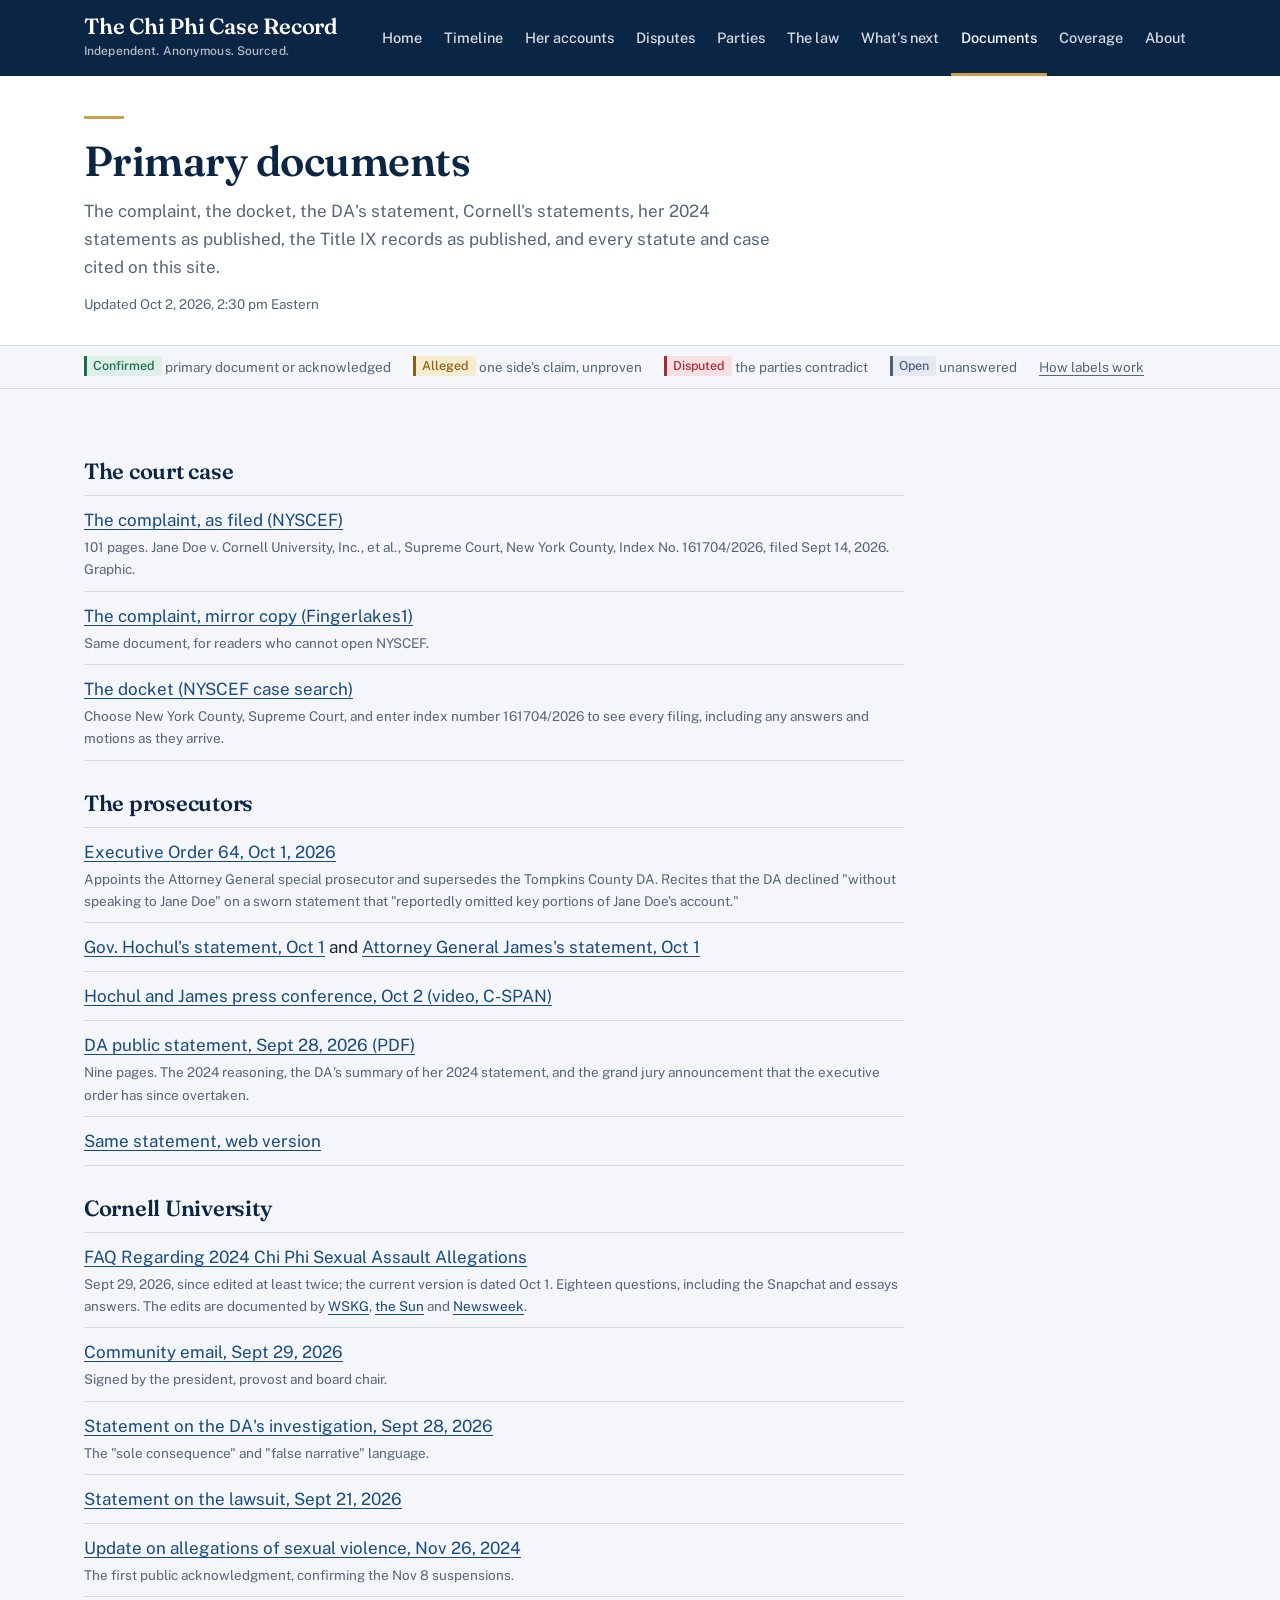
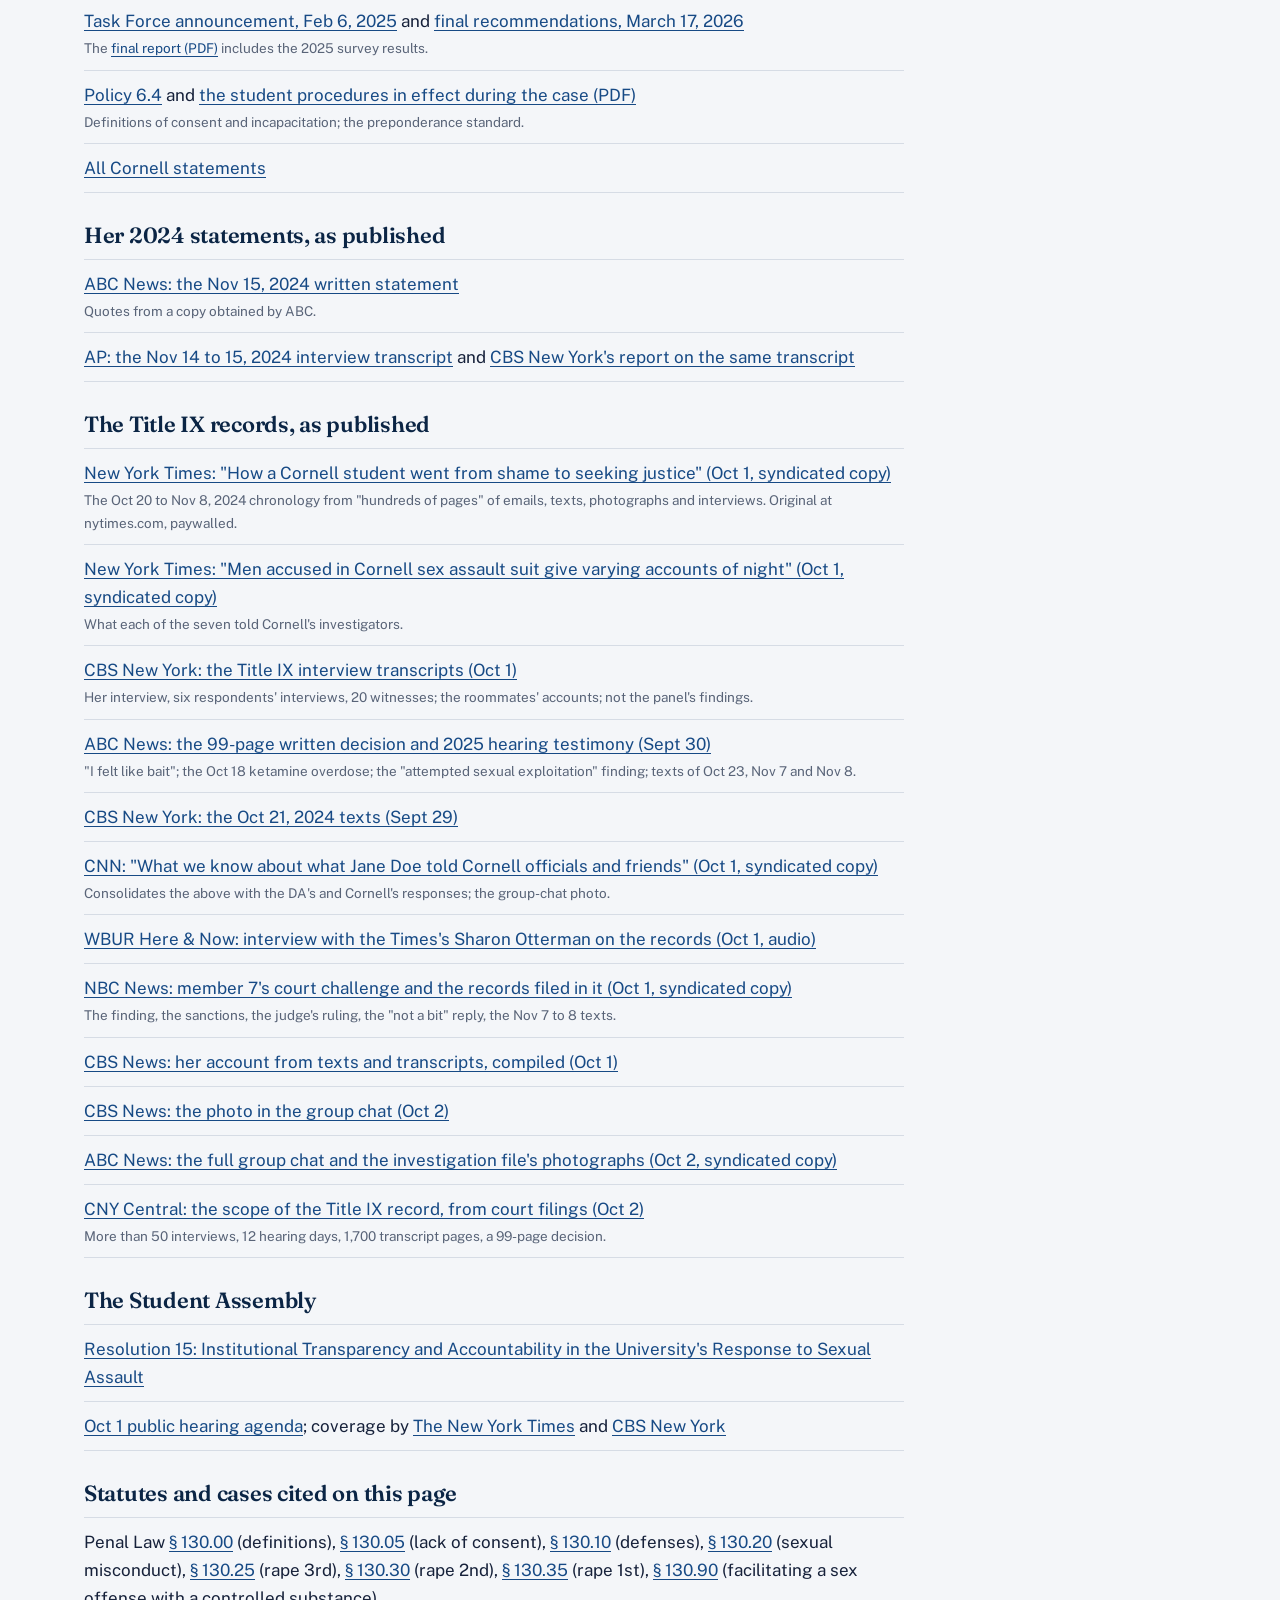
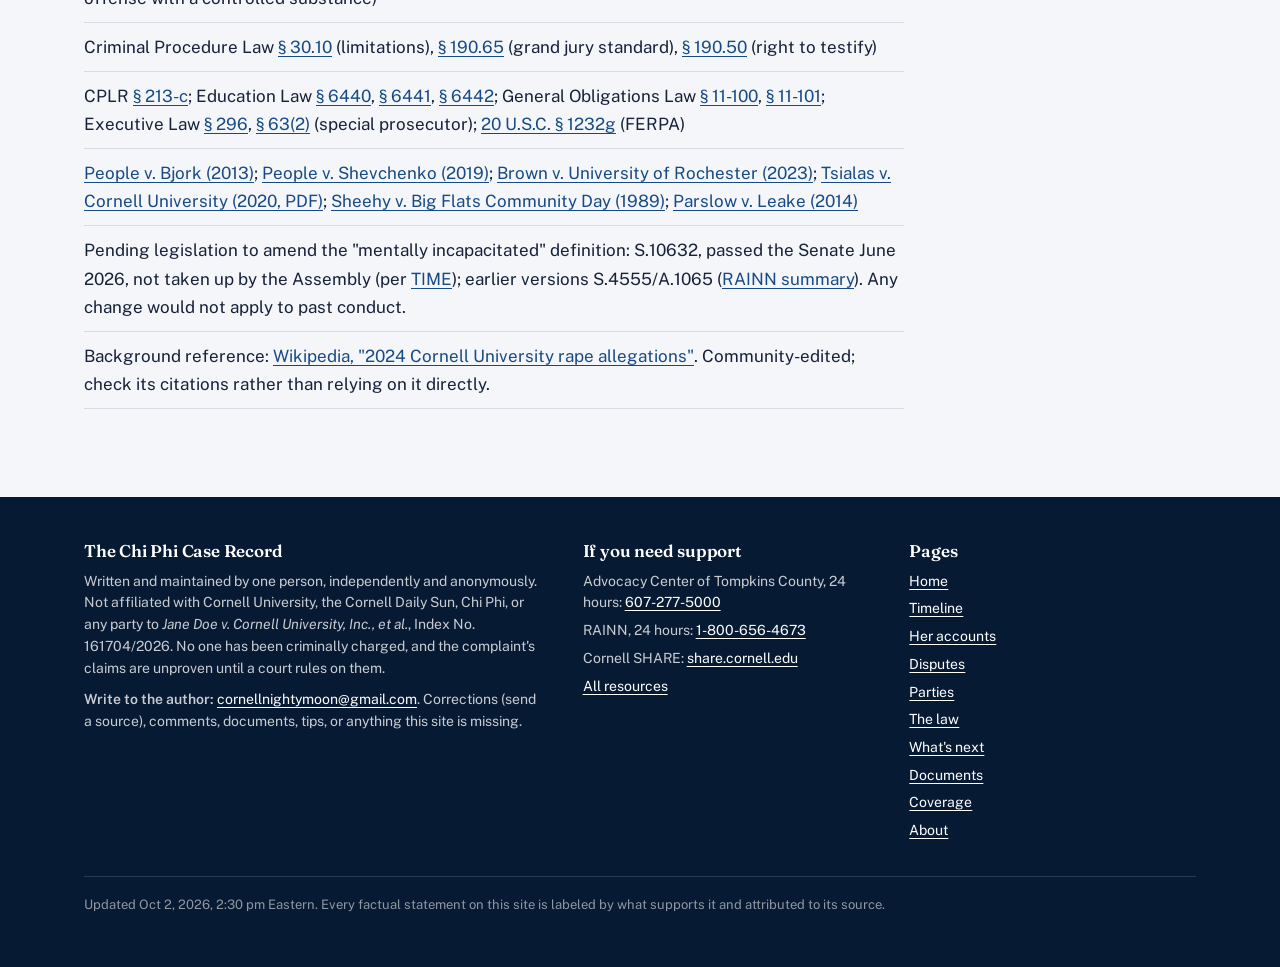
<file: documents.html>
<!DOCTYPE html>
<html lang="en" class="no-js">
<head>
<meta charset="utf-8">
<meta name="viewport" content="width=device-width, initial-scale=1">
<title>Primary documents: The Chi Phi Case Record</title>
<meta name="description" content="The complaint, the docket, the DA&#x27;s statement, Cornell&#x27;s statements, her 2024 statements as published, the Title IX records as published, and every statute and case cited on this site.">
<link rel="stylesheet" href="style.css">
<script>document.documentElement.className='js';</script>

</head>
<body>
<a class="skip" href="#main">Skip to content</a>
<header class="topbar">
  <div class="topbar-inner">
    <a class="brand" href="index.html"><span class="name">The Chi Phi Case Record</span><span class="tag">Independent. Anonymous. Sourced.</span></a>
    <button class="navbtn" type="button" aria-expanded="false" aria-controls="sitenav">Menu</button>
    <nav class="nav" id="sitenav" aria-label="Site">
      <ul>
        <li><a href="index.html">Home</a></li>
        <li><a href="timeline.html">Timeline</a></li>
        <li><a href="accounts.html">Her accounts</a></li>
        <li><a href="disputes.html">Disputes</a></li>
        <li><a href="parties.html">Parties</a></li>
        <li><a href="law.html">The law</a></li>
        <li><a href="next.html">What's next</a></li>
        <li><a href="documents.html" aria-current="page">Documents</a></li>
        <li><a href="coverage.html">Coverage</a></li>
        <li><a href="about.html">About</a></li>
      </ul>
    </nav>
  </div>
</header>
<div class="pagehead"><div class="pagehead-inner">
  <div class="bar"></div>
  <h1>Primary documents</h1>
  <p>The complaint, the docket, the DA's statement, Cornell's statements, her 2024 statements as published, the Title IX records as published, and every statute and case cited on this site.</p>
  <p class="meta">Updated Oct 2, 2026, 2:30 pm Eastern</p>
</div></div>
<div class="keybar"><div class="keybar-inner">
  <span class="k"><span class="flag flag-c">Confirmed</span> primary document or acknowledged</span>
  <span class="k"><span class="flag flag-a">Alleged</span> one side's claim, unproven</span>
  <span class="k"><span class="flag flag-d">Disputed</span> the parties contradict</span>
  <span class="k"><span class="flag flag-o">Open</span> unanswered</span>
  <span class="k"><a href="index.html#legend">How labels work</a></span>
</div></div>
<main id="main">
  <div class="container">
    <div class="prose">
<div class="docs"><h3>The court case</h3>
      <ul>
        <li><a href="https://iapps.courts.state.ny.us/nyscef/ViewDocument?docIndex=w3cAcu0L42eUEEFc9PeClw%3D%3D">The complaint, as filed (NYSCEF)</a><span class="what">101 pages. Jane Doe v. Cornell University, Inc., et al., Supreme Court, New York County, Index No. 161704/2026, filed Sept 14, 2026. Graphic.</span></li>
        <li><a href="https://www.fingerlakes1.com/wp-content/uploads/2026/09/09-14-16-Lawsuit.pdf">The complaint, mirror copy (Fingerlakes1)</a><span class="what">Same document, for readers who cannot open NYSCEF.</span></li>
        <li><a href="https://iapps.courts.state.ny.us/nyscef/CaseSearch?TAB=courtIndex">The docket (NYSCEF case search)</a><span class="what">Choose New York County, Supreme Court, and enter index number 161704/2026 to see every filing, including any answers and motions as they arrive.</span></li>
      </ul>

      <h3>The prosecutors</h3>
      <ul>
        <li><a href="https://www.governor.ny.gov/executive-order/no-64-appointing-special-prosecutor-investigate-and-if-warranted-prosecute-matters">Executive Order 64, Oct 1, 2026</a><span class="what">Appoints the Attorney General special prosecutor and supersedes the Tompkins County DA. Recites that the DA declined "without speaking to Jane Doe" on a sworn statement that "reportedly omitted key portions of Jane Doe's account."</span></li>
        <li><a href="https://www.governor.ny.gov/news/statement-governor-hochul-cornell-university-sexual-assault-case-0">Gov. Hochul's statement, Oct 1</a> and <a href="https://ag.ny.gov/press-release/2026/attorney-general-james-releases-statement-appointment-special-prosecutor">Attorney General James's statement, Oct 1</a></li>
        <li><a href="https://www.c-span.org/program/news-conference/ny-gov-kathy-hochul-ag-letitia-james-hold-press-conference-on-cornell-sexual-assault-investigation/686008">Hochul and James press conference, Oct 2 (video, C-SPAN)</a></li>
        <li><a href="https://www.tompkinscountyny.gov/files/assets/county/v/1/district-attorney/documents/district-attorney-public-statement-9-28-26.pdf">DA public statement, Sept 28, 2026 (PDF)</a><span class="what">Nine pages. The 2024 reasoning, the DA's summary of her 2024 statement, and the grand jury announcement that the executive order has since overtaken.</span></li>
        <li><a href="https://www.tompkinscountyny.gov/News-articles/District-Attorney-statement-regarding-Jane-Doe-v.-Cornell-University-et-al">Same statement, web version</a></li>
      </ul>

      <h3>Cornell University</h3>
      <ul>
        <li><a href="https://statements.cornell.edu/2026/20260929-faq.cfm">FAQ Regarding 2024 Chi Phi Sexual Assault Allegations</a><span class="what">Sept 29, 2026, since edited at least twice; the current version is dated Oct 1. Eighteen questions, including the Snapchat and essays answers. The edits are documented by <a href="https://www.wskg.org/regional-news/2026-10-01/cornell-quietly-edits-faq-page-about-fraternity-sexual-assault-allegations-amid-public-backlash">WSKG</a>, <a href="https://www.cornellsun.com/article/2026/10/faq-edited-cornell-removes-statement-that-all-investigatory-information-was-shared-with-da-in-alleged-chi-phi-gang-rape">the Sun</a> and <a href="https://www.newsweek.com/cornell-changes-answers-on-faq-into-gang-rape-allegations-12517773">Newsweek</a>.</span></li>
        <li><a href="https://statements.cornell.edu/2026/20260929-resources-and-support-for-sexual-assault-and-misconduct.cfm">Community email, Sept 29, 2026</a><span class="what">Signed by the president, provost and board chair.</span></li>
        <li><a href="https://statements.cornell.edu/2026/20260928-da-investigation.cfm">Statement on the DA's investigation, Sept 28, 2026</a><span class="what">The "sole consequence" and "false narrative" language.</span></li>
        <li><a href="https://statements.cornell.edu/2026/20260921-update.cfm">Statement on the lawsuit, Sept 21, 2026</a></li>
        <li><a href="https://statements.cornell.edu/2024/20241126-update.cfm">Update on allegations of sexual violence, Nov 26, 2024</a><span class="what">The first public acknowledgment, confirming the Nov 8 suspensions.</span></li>
        <li><a href="https://statements.cornell.edu/2025/20250206-task-force.cfm">Task Force announcement, Feb 6, 2025</a> and <a href="https://statements.cornell.edu/2026/20260317-tfcsa-final-recommendations.cfm">final recommendations, March 17, 2026</a><span class="what">The <a href="https://provost.cornell.edu/initiatives/task-force-sa/tfsa-final-report-2026.pdf">final report (PDF)</a> includes the 2025 survey results.</span></li>
        <li><a href="https://policy.cornell.edu/policy-library/prohibited-bias-discrimination-harassment-and-sexual-and-related-misconduct">Policy 6.4</a> and <a href="https://bpb-us-e1.wpmucdn.com/blogs.cornell.edu/dist/6/7016/files/2023/09/Procedures-for-Resolution-of-Reports-Against-Students-Under-Cornell-University-Policy-6.4-Effective-9.1.2023.pdf">the student procedures in effect during the case (PDF)</a><span class="what">Definitions of consent and incapacitation; the preponderance standard.</span></li>
        <li><a href="https://statements.cornell.edu">All Cornell statements</a></li>
      </ul>

      <h3>Her 2024 statements, as published</h3>
      <ul>
        <li><a href="https://abcnews.com/US/cornell-student-encounter-fraternity-house-felt-coercion-2024/story?id=136876885">ABC News: the Nov 15, 2024 written statement</a><span class="what">Quotes from a copy obtained by ABC.</span></li>
        <li><a href="https://abcnews.com/US/wireStory/transcript-shows-woman-told-cornell-police-2-years-136903576">AP: the Nov 14 to 15, 2024 interview transcript</a> and <a href="https://www.cbsnews.com/newyork/news/cornell-university-rape-case-jane-doe-police-interview-transcript/">CBS New York's report on the same transcript</a></li>
      </ul>

      <h3>The Title IX records, as published</h3>
      <ul>
        <li><a href="https://www.inquirer.com/news/nation-world/cornell-university-student-rape-accusations-20261001.html">New York Times: "How a Cornell student went from shame to seeking justice" (Oct 1, syndicated copy)</a><span class="what">The Oct 20 to Nov 8, 2024 chronology from "hundreds of pages" of emails, texts, photographs and interviews. Original at nytimes.com, paywalled.</span></li>
        <li><a href="https://gvwire.com/2026/10/01/men-accused-in-cornell-sex-assault-suit-give-varying-accounts-of-night/">New York Times: "Men accused in Cornell sex assault suit give varying accounts of night" (Oct 1, syndicated copy)</a><span class="what">What each of the seven told Cornell's investigators.</span></li>
        <li><a href="https://www.cbsnews.com/newyork/news/cornell-university-alleged-gang-rape-ketamine/">CBS New York: the Title IX interview transcripts (Oct 1)</a><span class="what">Her interview, six respondents' interviews, 20 witnesses; the roommates' accounts; not the panel's findings.</span></li>
        <li><a href="https://abcnews.com/US/cornell-agrees-independent-review-handled-fraternity-sexual-assault/story?id=136901598">ABC News: the 99-page written decision and 2025 hearing testimony (Sept 30)</a><span class="what">"I felt like bait"; the Oct 18 ketamine overdose; the "attempted sexual exploitation" finding; texts of Oct 23, Nov 7 and Nov 8.</span></li>
        <li><a href="https://www.cbsnews.com/newyork/news/text-messages-reveal-new-details-in-alleged-gang-rape-at-cornell-university/">CBS New York: the Oct 21, 2024 texts (Sept 29)</a></li>
        <li><a href="https://www.kten.com/news/national/what-we-know-about-what-jane-doe-told-cornell-officials-and-friends-about-the-alleged/article_7842e016-c9d1-5dcd-ba2a-b02556cb3388.html">CNN: "What we know about what Jane Doe told Cornell officials and friends" (Oct 1, syndicated copy)</a><span class="what">Consolidates the above with the DA's and Cornell's responses; the group-chat photo.</span></li>
        <li><a href="https://www.wbur.org/hereandnow/2026/10/01/cornell-title-ix-filings">WBUR Here &amp; Now: interview with the Times's Sharon Otterman on the records (Oct 1, audio)</a></li>
        <li><a href="https://www.aol.com/articles/records-insight-one-cornell-student-232332000.html">NBC News: member 7's court challenge and the records filed in it (Oct 1, syndicated copy)</a><span class="what">The finding, the sanctions, the judge's ruling, the "not a bit" reply, the Nov 7 to 8 texts.</span></li>
        <li><a href="https://www.cbsnews.com/news/jane-doe-cornell-university-rape-allegations-text-messages-transcripts/">CBS News: her account from texts and transcripts, compiled (Oct 1)</a></li>
        <li><a href="https://www.cbsnews.com/news/jane-doe-photo-cornell-rape-snapchat-group/">CBS News: the photo in the group chat (Oct 2)</a></li>
        <li><a href="https://www.wdbo.com/news/national/cornells-jane-doe-said-she-felt-like-sex-doll-after-alleged-rape-newly-reviewed-texts-show/UMLOXE2SYY6TDPACBRGYB7OCWI/">ABC News: the full group chat and the investigation file's photographs (Oct 2, syndicated copy)</a></li>
        <li><a href="https://cnycentral.com/newsletter-daily/i-felt-like-bait-court-records-reveal-scope-of-cornell-title-ix-investigation">CNY Central: the scope of the Title IX record, from court filings (Oct 2)</a><span class="what">More than 50 interviews, 12 hearing days, 1,700 transcript pages, a 99-page decision.</span></li>
      </ul>
      <h3>The Student Assembly</h3>
      <ul>
        <li><a href="https://assembly.cornell.edu/resolutions/student-assembly/sa-r15-2026-2027">Resolution 15: Institutional Transparency and Accountability in the University's Response to Sexual Assault</a></li>
        <li><a href="https://assembly.cornell.edu/meetings/sa/student-assembly-2026-10-01-445pm">Oct 1 public hearing agenda</a>; coverage by <a href="https://www.inquirer.com/news/nation-world/cornell-students-sexual-assault-meeting-20261002.html">The New York Times</a> and <a href="https://www.cbsnews.com/newyork/news/cornell-university-gang-rape-allegations-student-assembly-town-hall/">CBS New York</a></li>
      </ul>

      <h3>Statutes and cases cited on this page</h3>
      <ul>
        <li>Penal Law <a href="https://www.nysenate.gov/legislation/laws/PEN/130.00">§ 130.00</a> (definitions), <a href="https://www.nysenate.gov/legislation/laws/PEN/130.05">§ 130.05</a> (lack of consent), <a href="https://www.nysenate.gov/legislation/laws/PEN/130.10">§ 130.10</a> (defenses), <a href="https://www.nysenate.gov/legislation/laws/PEN/130.20">§ 130.20</a> (sexual misconduct), <a href="https://www.nysenate.gov/legislation/laws/PEN/130.25">§ 130.25</a> (rape 3rd), <a href="https://www.nysenate.gov/legislation/laws/PEN/130.30">§ 130.30</a> (rape 2nd), <a href="https://www.nysenate.gov/legislation/laws/PEN/130.35">§ 130.35</a> (rape 1st), <a href="https://www.nysenate.gov/legislation/laws/PEN/130.90">§ 130.90</a> (facilitating a sex offense with a controlled substance)</li>
        <li>Criminal Procedure Law <a href="https://www.nysenate.gov/legislation/laws/CPL/30.10">§ 30.10</a> (limitations), <a href="https://www.nysenate.gov/legislation/laws/CPL/190.65">§ 190.65</a> (grand jury standard), <a href="https://www.nysenate.gov/legislation/laws/CPL/190.50">§ 190.50</a> (right to testify)</li>
        <li>CPLR <a href="https://www.nysenate.gov/legislation/laws/CVP/213-C">§ 213-c</a>; Education Law <a href="https://www.nysenate.gov/legislation/laws/EDN/6440">§ 6440</a>, <a href="https://www.nysenate.gov/legislation/laws/EDN/6441">§ 6441</a>, <a href="https://www.nysenate.gov/legislation/laws/EDN/6442">§ 6442</a>; General Obligations Law <a href="https://www.nysenate.gov/legislation/laws/GOB/11-100">§ 11-100</a>, <a href="https://www.nysenate.gov/legislation/laws/GOB/11-101">§ 11-101</a>; Executive Law <a href="https://www.nysenate.gov/legislation/laws/EXC/296">§ 296</a>, <a href="https://www.nysenate.gov/legislation/laws/EXC/63">§ 63(2)</a> (special prosecutor); <a href="https://www.law.cornell.edu/uscode/text/20/1232g">20 U.S.C. § 1232g</a> (FERPA)</li>
        <li><a href="https://law.justia.com/cases/new-york/appellate-division-third-department/2013/104014.html">People v. Bjork (2013)</a>; <a href="https://www.courtlistener.com/opinion/4655069/people-v-shevchenko/">People v. Shevchenko (2019)</a>; <a href="https://law.justia.com/cases/new-york/appellate-division-third-department/2023/534713.html">Brown v. University of Rochester (2023)</a>; <a href="https://www.stfblaw.com/documents/Tsialas-Cornell-dismissal-ruling.pdf">Tsialas v. Cornell University (2020, PDF)</a>; <a href="https://www.courtlistener.com/opinion/6038982/sheehy-v-big-flats-community-day-inc/">Sheehy v. Big Flats Community Day (1989)</a>; <a href="https://caselaw.findlaw.com/court/ny-supreme-court-appellate-division/1661750.html">Parslow v. Leake (2014)</a></li>
        <li>Pending legislation to amend the "mentally incapacitated" definition: S.10632, passed the Senate June 2026, not taken up by the Assembly (per <a href="https://time.com/article/2026/09/30/cornell-fraternity-rape-case-title-ix-new-york-intoxicated-consent/">TIME</a>); earlier versions S.4555/A.1065 (<a href="https://rainn.org/rainn-ny-lawmakers-miss-ny-usa-and-ny-anti-sexual-violence-organizations-call-on-lawmakers-to-close-new-yorks-voluntary-incapacitation-loophole/">RAINN summary</a>). Any change would not apply to past conduct.</li>
        <li>Background reference: <a href="https://en.wikipedia.org/wiki/2024_Cornell_University_rape_allegations">Wikipedia, "2024 Cornell University rape allegations"</a>. Community-edited; check its citations rather than relying on it directly.</li>
      </ul></div>
    </div>
  </div>
</main>
<footer>
  <div class="foot-inner">
    <div>
      <h2>The Chi Phi Case Record</h2>
      <p>Written and maintained by one person, independently and anonymously. Not affiliated with Cornell University, the Cornell Daily Sun, Chi Phi, or any party to <em>Jane Doe v. Cornell University, Inc., et al.</em>, Index No. 161704/2026. No one has been criminally charged, and the complaint's claims are unproven until a court rules on them.</p>
      <p><strong>Write to the author:</strong> <a href="mailto:cornellnightymoon@gmail.com">cornellnightymoon@gmail.com</a>. Corrections (send a source), comments, documents, tips, or anything this site is missing.</p>
    </div>
    <div>
      <h2>If you need support</h2>
      <ul>
        <li>Advocacy Center of Tompkins County, 24 hours: <a href="tel:+16072775000">607-277-5000</a></li>
        <li>RAINN, 24 hours: <a href="tel:+18006564673">1-800-656-4673</a></li>
        <li>Cornell SHARE: <a href="https://share.cornell.edu">share.cornell.edu</a></li>
        <li><a href="about.html#resources">All resources</a></li>
      </ul>
    </div>
    <div>
      <h2>Pages</h2>
      <ul>
        <li><a href="index.html">Home</a></li><li><a href="timeline.html">Timeline</a></li><li><a href="accounts.html">Her accounts</a></li><li><a href="disputes.html">Disputes</a></li><li><a href="parties.html">Parties</a></li><li><a href="law.html">The law</a></li><li><a href="next.html">What's next</a></li><li><a href="documents.html">Documents</a></li><li><a href="coverage.html">Coverage</a></li><li><a href="about.html">About</a></li>
      </ul>
    </div>
  </div>
  <div class="foot-bottom">Updated Oct 2, 2026, 2:30 pm Eastern. Every factual statement on this site is labeled by what supports it and attributed to its source.</div>
</footer>
<script>
(function(){
  var b=document.querySelector('.navbtn'),n=document.getElementById('sitenav');
  if(b&&n){b.addEventListener('click',function(){var o=n.classList.toggle('open');b.setAttribute('aria-expanded',o?'true':'false');});}
})();

</script>
</body>
</html>
</file>
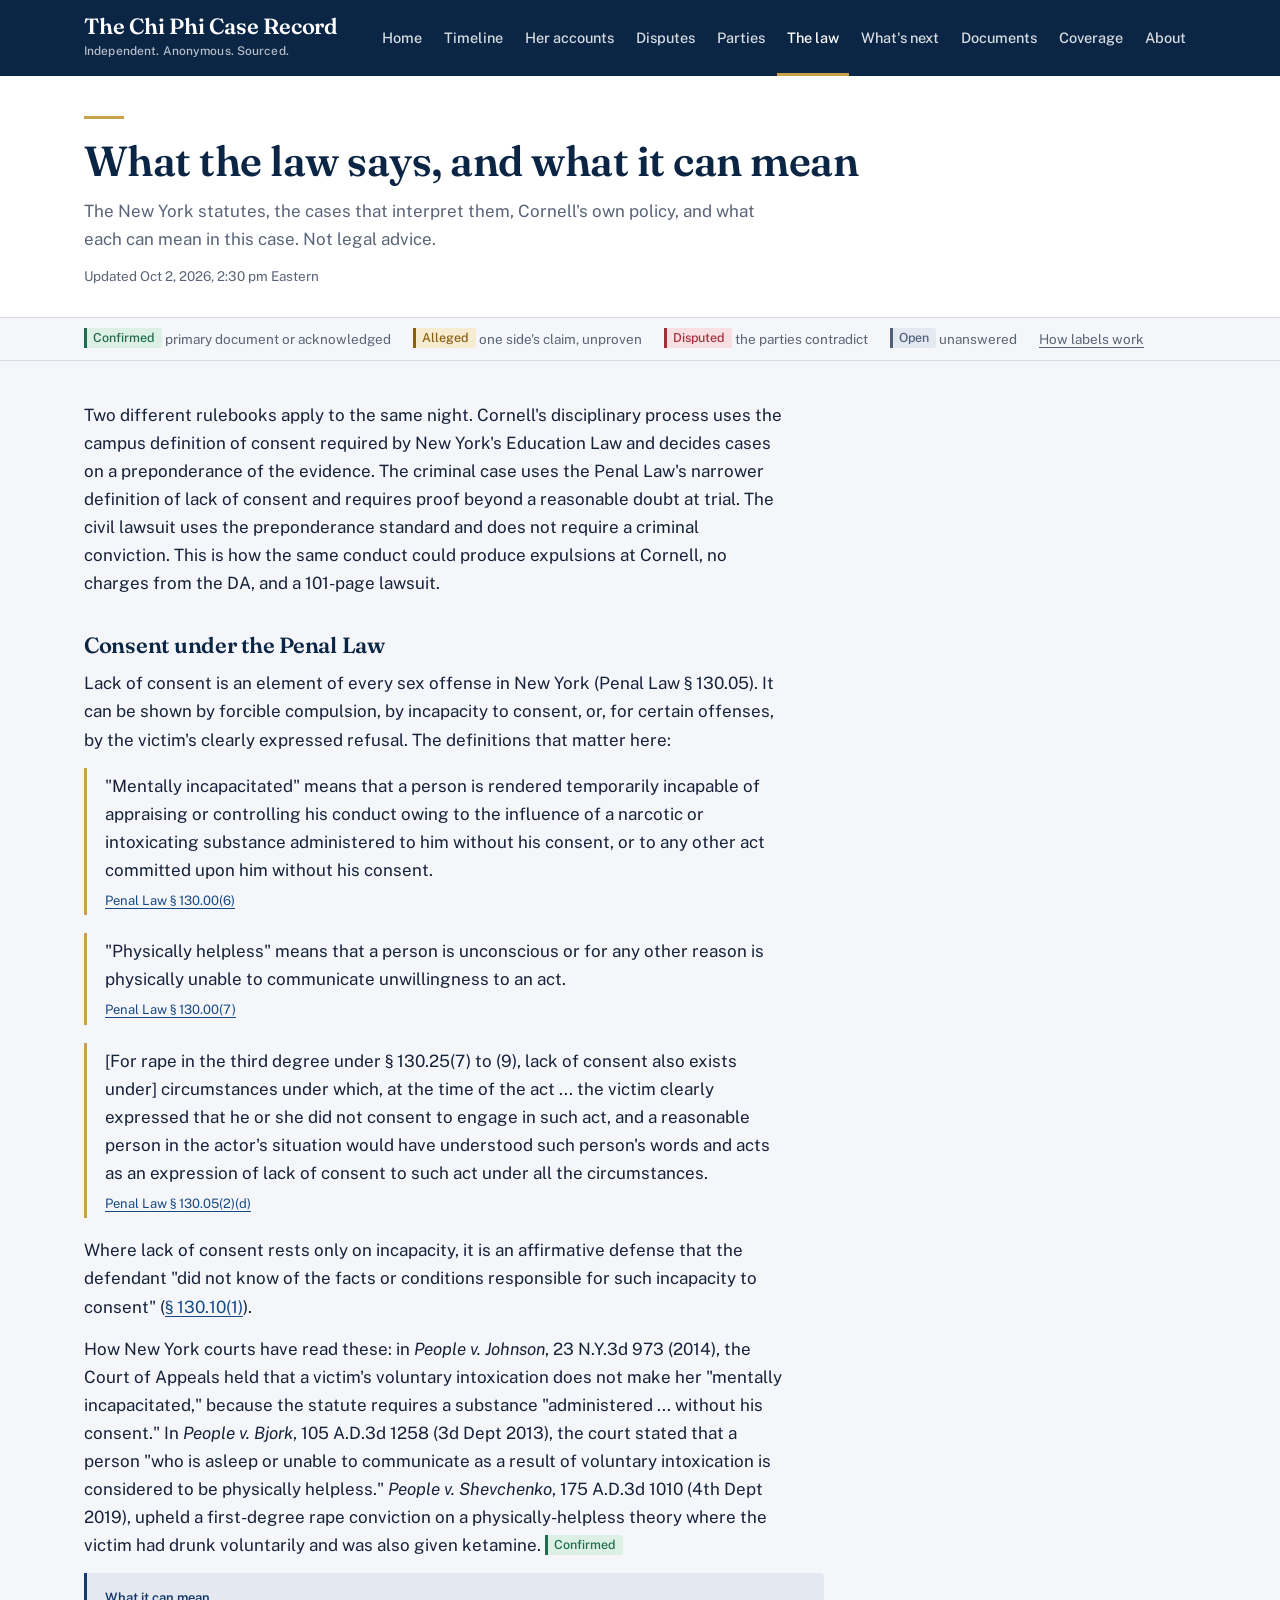
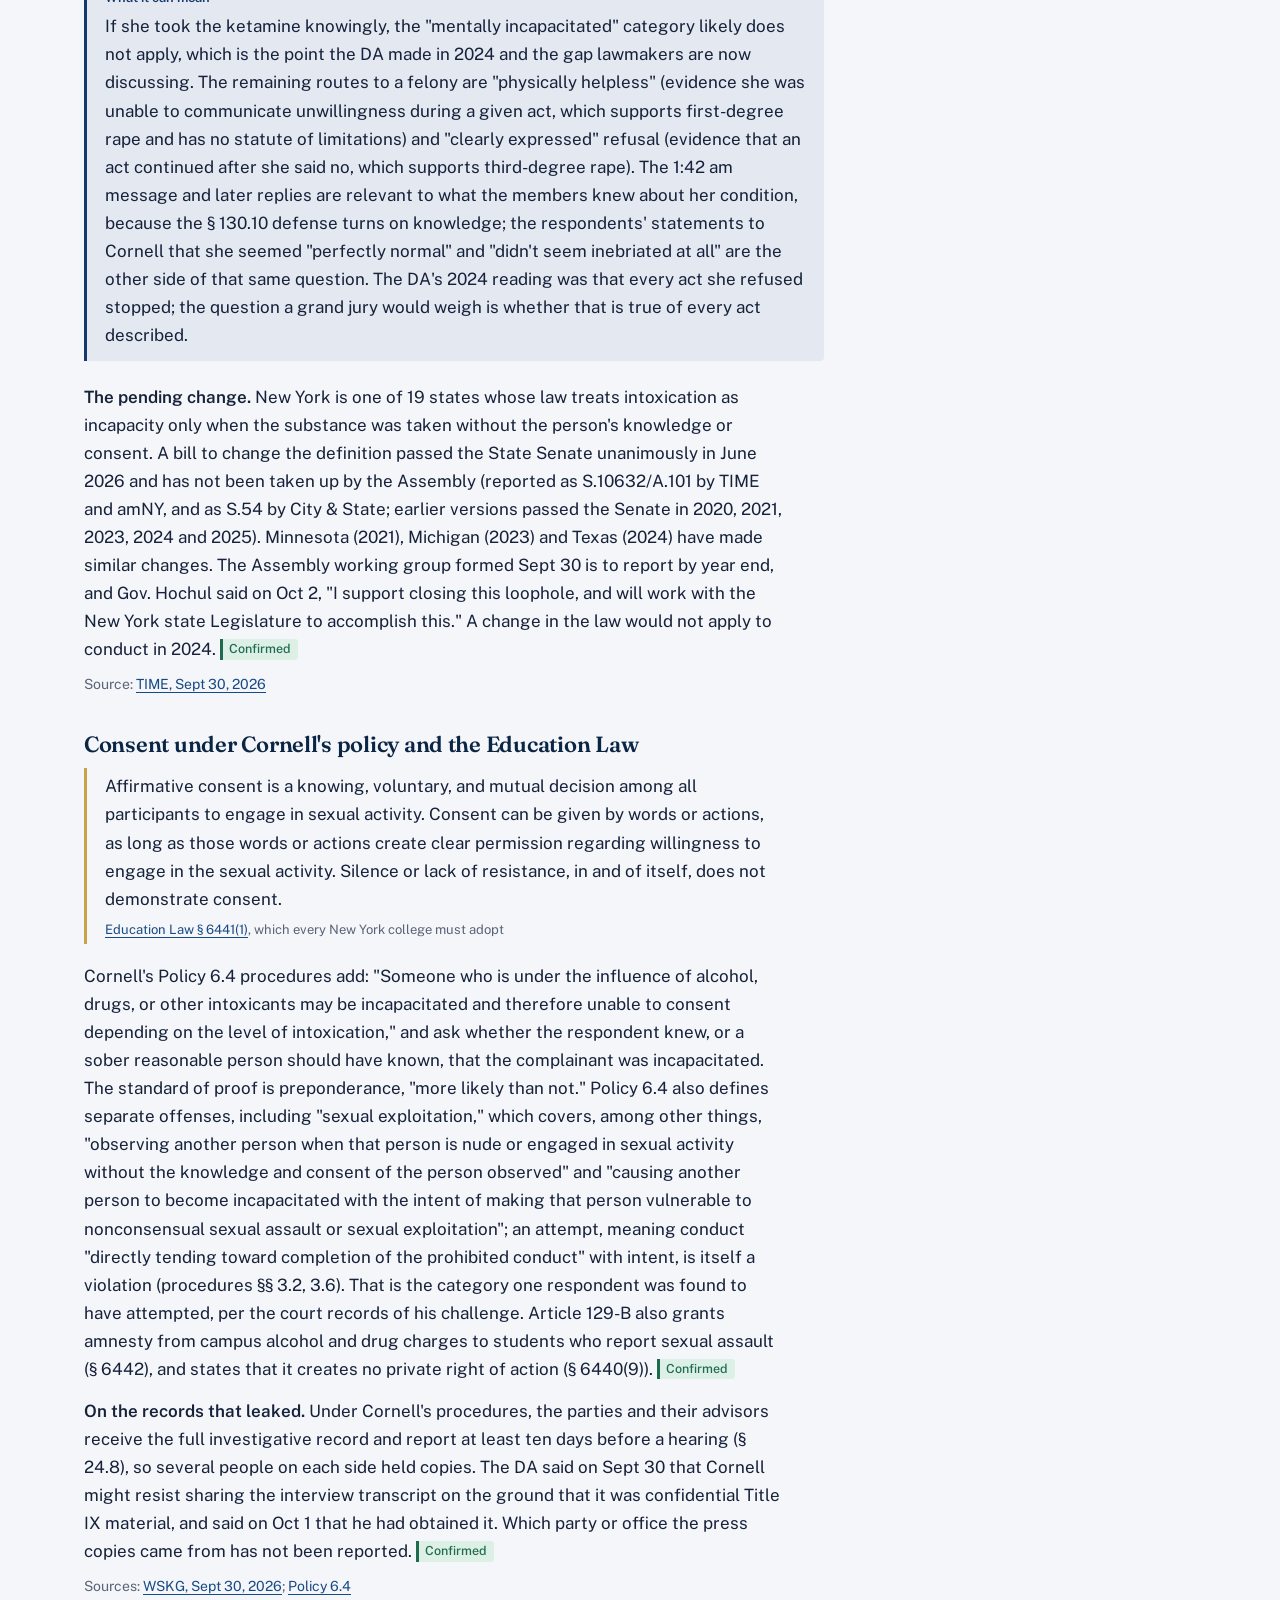
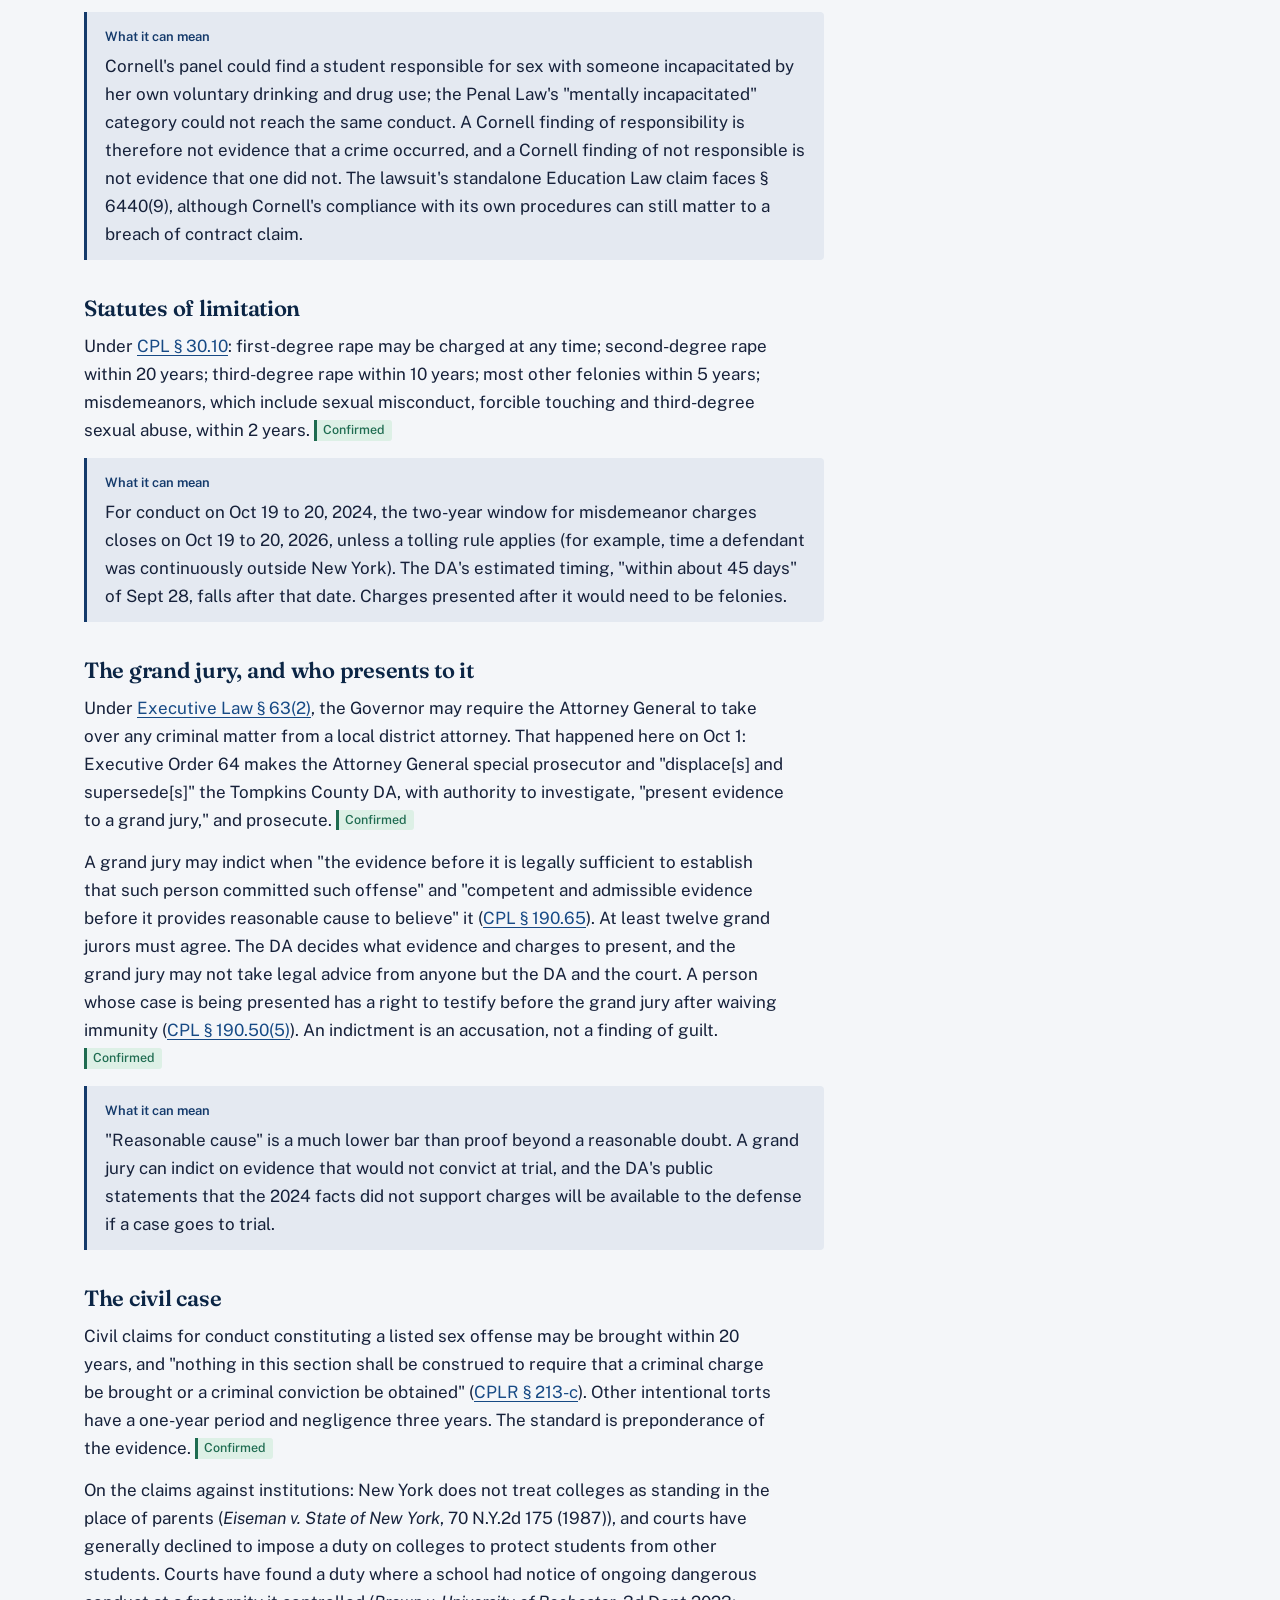
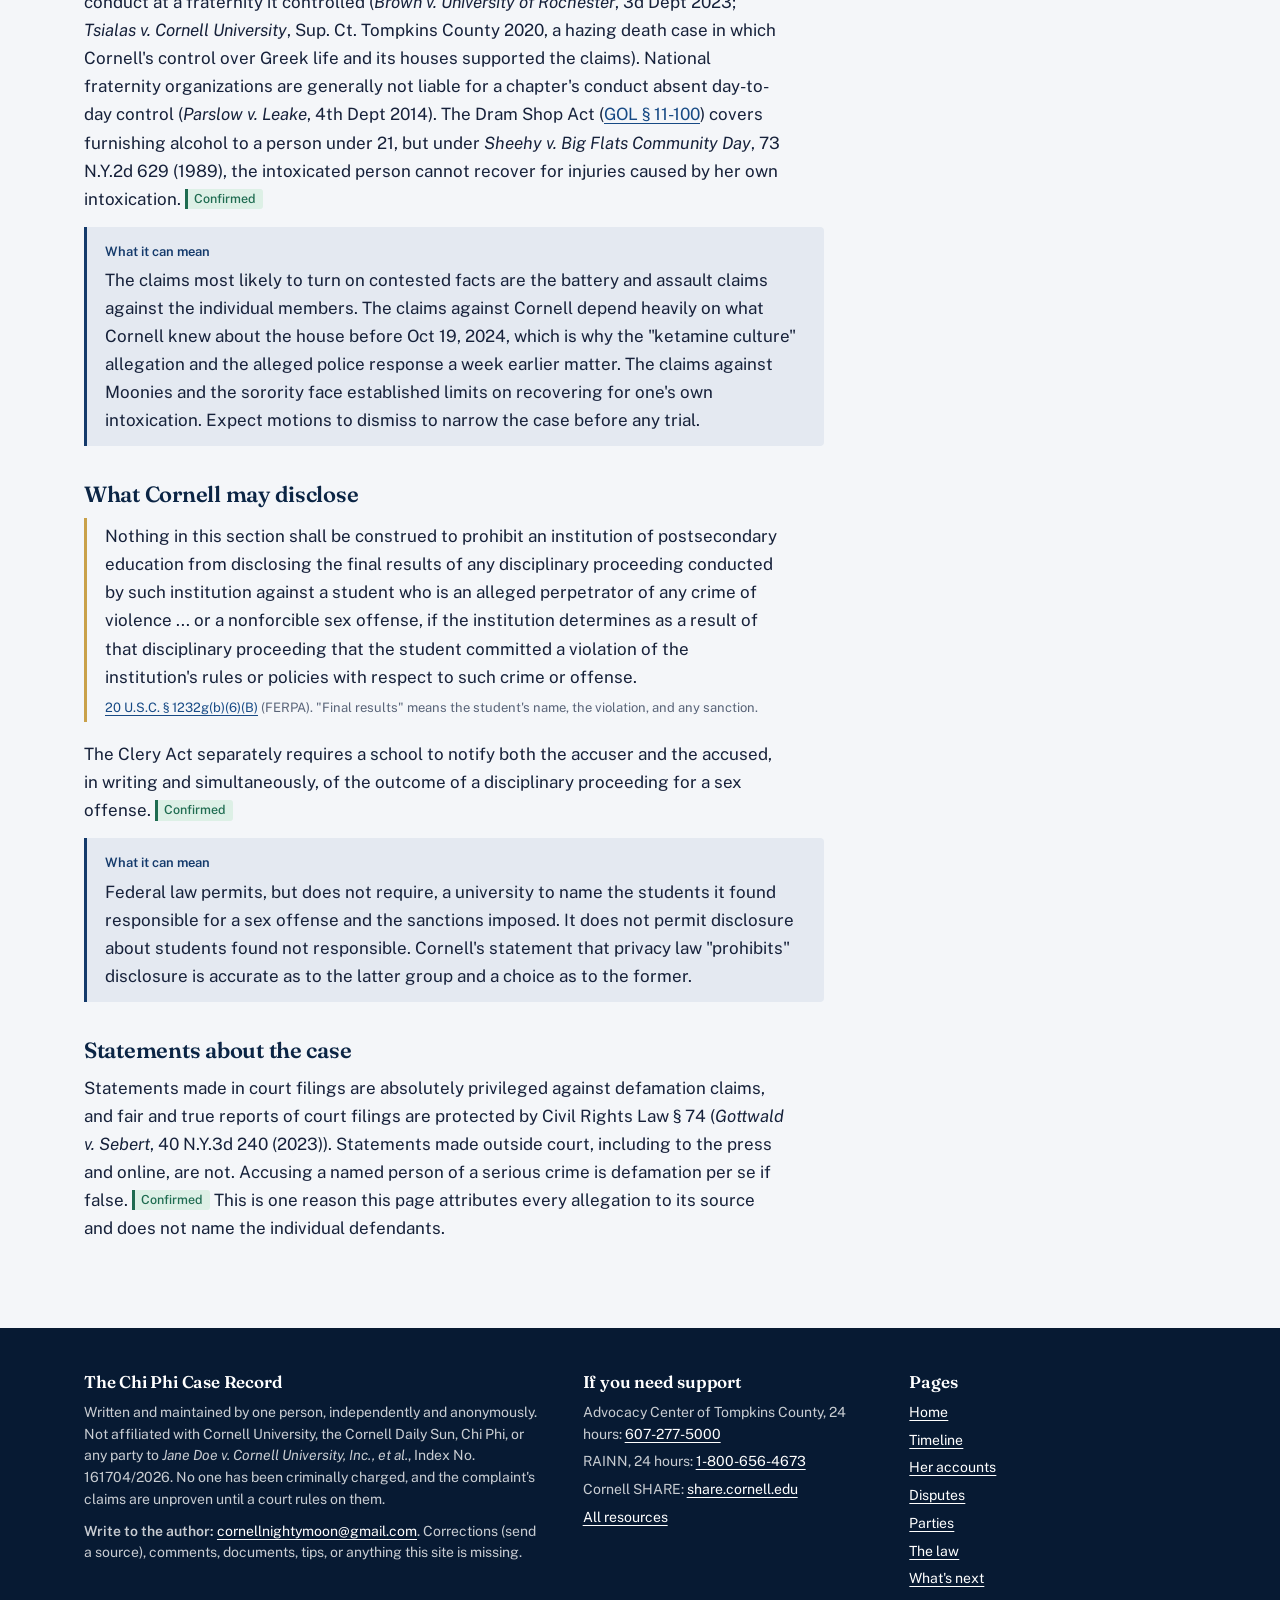
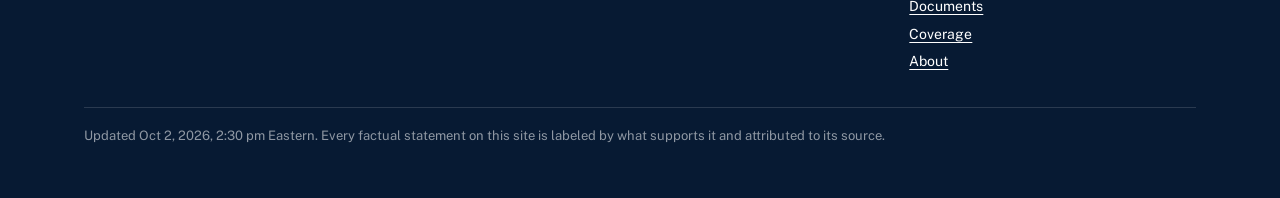
<file: law.html>
<!DOCTYPE html>
<html lang="en" class="no-js">
<head>
<meta charset="utf-8">
<meta name="viewport" content="width=device-width, initial-scale=1">
<title>What the law says, and what it can mean: The Chi Phi Case Record</title>
<meta name="description" content="The New York statutes, the cases that interpret them, Cornell&#x27;s own policy, and what each can mean in this case. Not legal advice.">
<link rel="stylesheet" href="style.css">
<script>document.documentElement.className='js';</script>

</head>
<body>
<a class="skip" href="#main">Skip to content</a>
<header class="topbar">
  <div class="topbar-inner">
    <a class="brand" href="index.html"><span class="name">The Chi Phi Case Record</span><span class="tag">Independent. Anonymous. Sourced.</span></a>
    <button class="navbtn" type="button" aria-expanded="false" aria-controls="sitenav">Menu</button>
    <nav class="nav" id="sitenav" aria-label="Site">
      <ul>
        <li><a href="index.html">Home</a></li>
        <li><a href="timeline.html">Timeline</a></li>
        <li><a href="accounts.html">Her accounts</a></li>
        <li><a href="disputes.html">Disputes</a></li>
        <li><a href="parties.html">Parties</a></li>
        <li><a href="law.html" aria-current="page">The law</a></li>
        <li><a href="next.html">What's next</a></li>
        <li><a href="documents.html">Documents</a></li>
        <li><a href="coverage.html">Coverage</a></li>
        <li><a href="about.html">About</a></li>
      </ul>
    </nav>
  </div>
</header>
<div class="pagehead"><div class="pagehead-inner">
  <div class="bar"></div>
  <h1>What the law says, and what it can mean</h1>
  <p>The New York statutes, the cases that interpret them, Cornell's own policy, and what each can mean in this case. Not legal advice.</p>
  <p class="meta">Updated Oct 2, 2026, 2:30 pm Eastern</p>
</div></div>
<div class="keybar"><div class="keybar-inner">
  <span class="k"><span class="flag flag-c">Confirmed</span> primary document or acknowledged</span>
  <span class="k"><span class="flag flag-a">Alleged</span> one side's claim, unproven</span>
  <span class="k"><span class="flag flag-d">Disputed</span> the parties contradict</span>
  <span class="k"><span class="flag flag-o">Open</span> unanswered</span>
  <span class="k"><a href="index.html#legend">How labels work</a></span>
</div></div>
<main id="main">
  <div class="container">
    <div class="prose">
<p>Two different rulebooks apply to the same night. Cornell's disciplinary process uses the campus definition of consent required by New York's Education Law and decides cases on a preponderance of the evidence. The criminal case uses the Penal Law's narrower definition of lack of consent and requires proof beyond a reasonable doubt at trial. The civil lawsuit uses the preponderance standard and does not require a criminal conviction. This is how the same conduct could produce expulsions at Cornell, no charges from the DA, and a 101-page lawsuit.</p>

      <h3 id="law-consent">Consent under the Penal Law</h3>
      <p>Lack of consent is an element of every sex offense in New York (Penal Law § 130.05). It can be shown by forcible compulsion, by incapacity to consent, or, for certain offenses, by the victim's clearly expressed refusal. The definitions that matter here:</p>
      <blockquote><p>"Mentally incapacitated" means that a person is rendered temporarily incapable of appraising or controlling his conduct owing to the influence of a narcotic or intoxicating substance administered to him without his consent, or to any other act committed upon him without his consent.</p><cite><a href="https://www.nysenate.gov/legislation/laws/PEN/130.00">Penal Law § 130.00(6)</a></cite></blockquote>
      <blockquote><p>"Physically helpless" means that a person is unconscious or for any other reason is physically unable to communicate unwillingness to an act.</p><cite><a href="https://www.nysenate.gov/legislation/laws/PEN/130.00">Penal Law § 130.00(7)</a></cite></blockquote>
      <blockquote><p>[For rape in the third degree under § 130.25(7) to (9), lack of consent also exists under] circumstances under which, at the time of the act ... the victim clearly expressed that he or she did not consent to engage in such act, and a reasonable person in the actor's situation would have understood such person's words and acts as an expression of lack of consent to such act under all the circumstances.</p><cite><a href="https://www.nysenate.gov/legislation/laws/PEN/130.05">Penal Law § 130.05(2)(d)</a></cite></blockquote>
      <p>Where lack of consent rests only on incapacity, it is an affirmative defense that the defendant "did not know of the facts or conditions responsible for such incapacity to consent" (<a href="https://www.nysenate.gov/legislation/laws/PEN/130.10">§ 130.10(1)</a>).</p>
      <p>How New York courts have read these: in <em>People v. Johnson</em>, 23 N.Y.3d 973 (2014), the Court of Appeals held that a victim's voluntary intoxication does not make her "mentally incapacitated," because the statute requires a substance "administered ... without his consent." In <em>People v. Bjork</em>, 105 A.D.3d 1258 (3d Dept 2013), the court stated that a person "who is asleep or unable to communicate as a result of voluntary intoxication is considered to be physically helpless." <em>People v. Shevchenko</em>, 175 A.D.3d 1010 (4th Dept 2019), upheld a first-degree rape conviction on a physically-helpless theory where the victim had drunk voluntarily and was also given ketamine. <span class="flag flag-c">Confirmed</span></p>
      <div class="mean"><span class="mean-label">What it can mean</span><p>If she took the ketamine knowingly, the "mentally incapacitated" category likely does not apply, which is the point the DA made in 2024 and the gap lawmakers are now discussing. The remaining routes to a felony are "physically helpless" (evidence she was unable to communicate unwillingness during a given act, which supports first-degree rape and has no statute of limitations) and "clearly expressed" refusal (evidence that an act continued after she said no, which supports third-degree rape). The 1:42 am message and later replies are relevant to what the members knew about her condition, because the § 130.10 defense turns on knowledge; the respondents' statements to Cornell that she seemed "perfectly normal" and "didn't seem inebriated at all" are the other side of that same question. The DA's 2024 reading was that every act she refused stopped; the question a grand jury would weigh is whether that is true of every act described.</p></div>
      <p><strong>The pending change.</strong> New York is one of 19 states whose law treats intoxication as incapacity only when the substance was taken without the person's knowledge or consent. A bill to change the definition passed the State Senate unanimously in June 2026 and has not been taken up by the Assembly (reported as S.10632/A.101 by TIME and amNY, and as S.54 by City &amp; State; earlier versions passed the Senate in 2020, 2021, 2023, 2024 and 2025). Minnesota (2021), Michigan (2023) and Texas (2024) have made similar changes. The Assembly working group formed Sept 30 is to report by year end, and Gov. Hochul said on Oct 2, "I support closing this loophole, and will work with the New York state Legislature to accomplish this." A change in the law would not apply to conduct in 2024. <span class="flag flag-c">Confirmed</span></p>
      <p class="src small">Source: <a href="https://time.com/article/2026/09/30/cornell-fraternity-rape-case-title-ix-new-york-intoxicated-consent/">TIME, Sept 30, 2026</a></p>

      <h3>Consent under Cornell's policy and the Education Law</h3>
      <blockquote><p>Affirmative consent is a knowing, voluntary, and mutual decision among all participants to engage in sexual activity. Consent can be given by words or actions, as long as those words or actions create clear permission regarding willingness to engage in the sexual activity. Silence or lack of resistance, in and of itself, does not demonstrate consent.</p><cite><a href="https://www.nysenate.gov/legislation/laws/EDN/6441">Education Law § 6441(1)</a>, which every New York college must adopt</cite></blockquote>
      <p>Cornell's Policy 6.4 procedures add: "Someone who is under the influence of alcohol, drugs, or other intoxicants may be incapacitated and therefore unable to consent depending on the level of intoxication," and ask whether the respondent knew, or a sober reasonable person should have known, that the complainant was incapacitated. The standard of proof is preponderance, "more likely than not." Policy 6.4 also defines separate offenses, including "sexual exploitation," which covers, among other things, "observing another person when that person is nude or engaged in sexual activity without the knowledge and consent of the person observed" and "causing another person to become incapacitated with the intent of making that person vulnerable to nonconsensual sexual assault or sexual exploitation"; an attempt, meaning conduct "directly tending toward completion of the prohibited conduct" with intent, is itself a violation (procedures §§ 3.2, 3.6). That is the category one respondent was found to have attempted, per the court records of his challenge. Article 129-B also grants amnesty from campus alcohol and drug charges to students who report sexual assault (§ 6442), and states that it creates no private right of action (§ 6440(9)). <span class="flag flag-c">Confirmed</span></p>
      <p><strong>On the records that leaked.</strong> Under Cornell's procedures, the parties and their advisors receive the full investigative record and report at least ten days before a hearing (§ 24.8), so several people on each side held copies. The DA said on Sept 30 that Cornell might resist sharing the interview transcript on the ground that it was confidential Title IX material, and said on Oct 1 that he had obtained it. Which party or office the press copies came from has not been reported. <span class="flag flag-c">Confirmed</span></p>
      <p class="src small">Sources: <a href="https://www.wskg.org/regional-news/2026-09-30/tompkins-county-da-says-if-factual-reported-police-transcript-with-jane-doe-would-have-changed-investigation">WSKG, Sept 30, 2026</a>; <a href="https://policy.cornell.edu/policy-library/prohibited-bias-discrimination-harassment-and-sexual-and-related-misconduct">Policy 6.4</a></p>
      <div class="mean"><span class="mean-label">What it can mean</span><p>Cornell's panel could find a student responsible for sex with someone incapacitated by her own voluntary drinking and drug use; the Penal Law's "mentally incapacitated" category could not reach the same conduct. A Cornell finding of responsibility is therefore not evidence that a crime occurred, and a Cornell finding of not responsible is not evidence that one did not. The lawsuit's standalone Education Law claim faces § 6440(9), although Cornell's compliance with its own procedures can still matter to a breach of contract claim.</p></div>

      <h3 id="law-sol">Statutes of limitation</h3>
      <p>Under <a href="https://www.nysenate.gov/legislation/laws/CPL/30.10">CPL § 30.10</a>: first-degree rape may be charged at any time; second-degree rape within 20 years; third-degree rape within 10 years; most other felonies within 5 years; misdemeanors, which include sexual misconduct, forcible touching and third-degree sexual abuse, within 2 years. <span class="flag flag-c">Confirmed</span></p>
      <div class="mean"><span class="mean-label">What it can mean</span><p>For conduct on Oct 19 to 20, 2024, the two-year window for misdemeanor charges closes on Oct 19 to 20, 2026, unless a tolling rule applies (for example, time a defendant was continuously outside New York). The DA's estimated timing, "within about 45 days" of Sept 28, falls after that date. Charges presented after it would need to be felonies.</p></div>

      <h3>The grand jury, and who presents to it</h3>
      <p>Under <a href="https://www.nysenate.gov/legislation/laws/EXC/63">Executive Law § 63(2)</a>, the Governor may require the Attorney General to take over any criminal matter from a local district attorney. That happened here on Oct 1: Executive Order 64 makes the Attorney General special prosecutor and "displace[s] and supersede[s]" the Tompkins County DA, with authority to investigate, "present evidence to a grand jury," and prosecute. <span class="flag flag-c">Confirmed</span></p>
      <p>A grand jury may indict when "the evidence before it is legally sufficient to establish that such person committed such offense" and "competent and admissible evidence before it provides reasonable cause to believe" it (<a href="https://www.nysenate.gov/legislation/laws/CPL/190.65">CPL § 190.65</a>). At least twelve grand jurors must agree. The DA decides what evidence and charges to present, and the grand jury may not take legal advice from anyone but the DA and the court. A person whose case is being presented has a right to testify before the grand jury after waiving immunity (<a href="https://www.nysenate.gov/legislation/laws/CPL/190.50">CPL § 190.50(5)</a>). An indictment is an accusation, not a finding of guilt. <span class="flag flag-c">Confirmed</span></p>
      <div class="mean"><span class="mean-label">What it can mean</span><p>"Reasonable cause" is a much lower bar than proof beyond a reasonable doubt. A grand jury can indict on evidence that would not convict at trial, and the DA's public statements that the 2024 facts did not support charges will be available to the defense if a case goes to trial.</p></div>

      <h3>The civil case</h3>
      <p>Civil claims for conduct constituting a listed sex offense may be brought within 20 years, and "nothing in this section shall be construed to require that a criminal charge be brought or a criminal conviction be obtained" (<a href="https://www.nysenate.gov/legislation/laws/CVP/213-C">CPLR § 213-c</a>). Other intentional torts have a one-year period and negligence three years. The standard is preponderance of the evidence. <span class="flag flag-c">Confirmed</span></p>
      <p>On the claims against institutions: New York does not treat colleges as standing in the place of parents (<em>Eiseman v. State of New York</em>, 70 N.Y.2d 175 (1987)), and courts have generally declined to impose a duty on colleges to protect students from other students. Courts have found a duty where a school had notice of ongoing dangerous conduct at a fraternity it controlled (<em>Brown v. University of Rochester</em>, 3d Dept 2023; <em>Tsialas v. Cornell University</em>, Sup. Ct. Tompkins County 2020, a hazing death case in which Cornell's control over Greek life and its houses supported the claims). National fraternity organizations are generally not liable for a chapter's conduct absent day-to-day control (<em>Parslow v. Leake</em>, 4th Dept 2014). The Dram Shop Act (<a href="https://www.nysenate.gov/legislation/laws/GOB/11-100">GOL § 11-100</a>) covers furnishing alcohol to a person under 21, but under <em>Sheehy v. Big Flats Community Day</em>, 73 N.Y.2d 629 (1989), the intoxicated person cannot recover for injuries caused by her own intoxication. <span class="flag flag-c">Confirmed</span></p>
      <div class="mean"><span class="mean-label">What it can mean</span><p>The claims most likely to turn on contested facts are the battery and assault claims against the individual members. The claims against Cornell depend heavily on what Cornell knew about the house before Oct 19, 2024, which is why the "ketamine culture" allegation and the alleged police response a week earlier matter. The claims against Moonies and the sorority face established limits on recovering for one's own intoxication. Expect motions to dismiss to narrow the case before any trial.</p></div>

      <h3 id="law-ferpa">What Cornell may disclose</h3>
      <blockquote><p>Nothing in this section shall be construed to prohibit an institution of postsecondary education from disclosing the final results of any disciplinary proceeding conducted by such institution against a student who is an alleged perpetrator of any crime of violence ... or a nonforcible sex offense, if the institution determines as a result of that disciplinary proceeding that the student committed a violation of the institution's rules or policies with respect to such crime or offense.</p><cite><a href="https://www.law.cornell.edu/uscode/text/20/1232g">20 U.S.C. § 1232g(b)(6)(B)</a> (FERPA). "Final results" means the student's name, the violation, and any sanction.</cite></blockquote>
      <p>The Clery Act separately requires a school to notify both the accuser and the accused, in writing and simultaneously, of the outcome of a disciplinary proceeding for a sex offense. <span class="flag flag-c">Confirmed</span></p>
      <div class="mean"><span class="mean-label">What it can mean</span><p>Federal law permits, but does not require, a university to name the students it found responsible for a sex offense and the sanctions imposed. It does not permit disclosure about students found not responsible. Cornell's statement that privacy law "prohibits" disclosure is accurate as to the latter group and a choice as to the former.</p></div>

      <h3>Statements about the case</h3>
      <p>Statements made in court filings are absolutely privileged against defamation claims, and fair and true reports of court filings are protected by Civil Rights Law § 74 (<em>Gottwald v. Sebert</em>, 40 N.Y.3d 240 (2023)). Statements made outside court, including to the press and online, are not. Accusing a named person of a serious crime is defamation per se if false. <span class="flag flag-c">Confirmed</span> This is one reason this page attributes every allegation to its source and does not name the individual defendants.</p>
    </div>
  </div>
</main>
<footer>
  <div class="foot-inner">
    <div>
      <h2>The Chi Phi Case Record</h2>
      <p>Written and maintained by one person, independently and anonymously. Not affiliated with Cornell University, the Cornell Daily Sun, Chi Phi, or any party to <em>Jane Doe v. Cornell University, Inc., et al.</em>, Index No. 161704/2026. No one has been criminally charged, and the complaint's claims are unproven until a court rules on them.</p>
      <p><strong>Write to the author:</strong> <a href="mailto:cornellnightymoon@gmail.com">cornellnightymoon@gmail.com</a>. Corrections (send a source), comments, documents, tips, or anything this site is missing.</p>
    </div>
    <div>
      <h2>If you need support</h2>
      <ul>
        <li>Advocacy Center of Tompkins County, 24 hours: <a href="tel:+16072775000">607-277-5000</a></li>
        <li>RAINN, 24 hours: <a href="tel:+18006564673">1-800-656-4673</a></li>
        <li>Cornell SHARE: <a href="https://share.cornell.edu">share.cornell.edu</a></li>
        <li><a href="about.html#resources">All resources</a></li>
      </ul>
    </div>
    <div>
      <h2>Pages</h2>
      <ul>
        <li><a href="index.html">Home</a></li><li><a href="timeline.html">Timeline</a></li><li><a href="accounts.html">Her accounts</a></li><li><a href="disputes.html">Disputes</a></li><li><a href="parties.html">Parties</a></li><li><a href="law.html">The law</a></li><li><a href="next.html">What's next</a></li><li><a href="documents.html">Documents</a></li><li><a href="coverage.html">Coverage</a></li><li><a href="about.html">About</a></li>
      </ul>
    </div>
  </div>
  <div class="foot-bottom">Updated Oct 2, 2026, 2:30 pm Eastern. Every factual statement on this site is labeled by what supports it and attributed to its source.</div>
</footer>
<script>
(function(){
  var b=document.querySelector('.navbtn'),n=document.getElementById('sitenav');
  if(b&&n){b.addEventListener('click',function(){var o=n.classList.toggle('open');b.setAttribute('aria-expanded',o?'true':'false');});}
})();

</script>
</body>
</html>
</file>
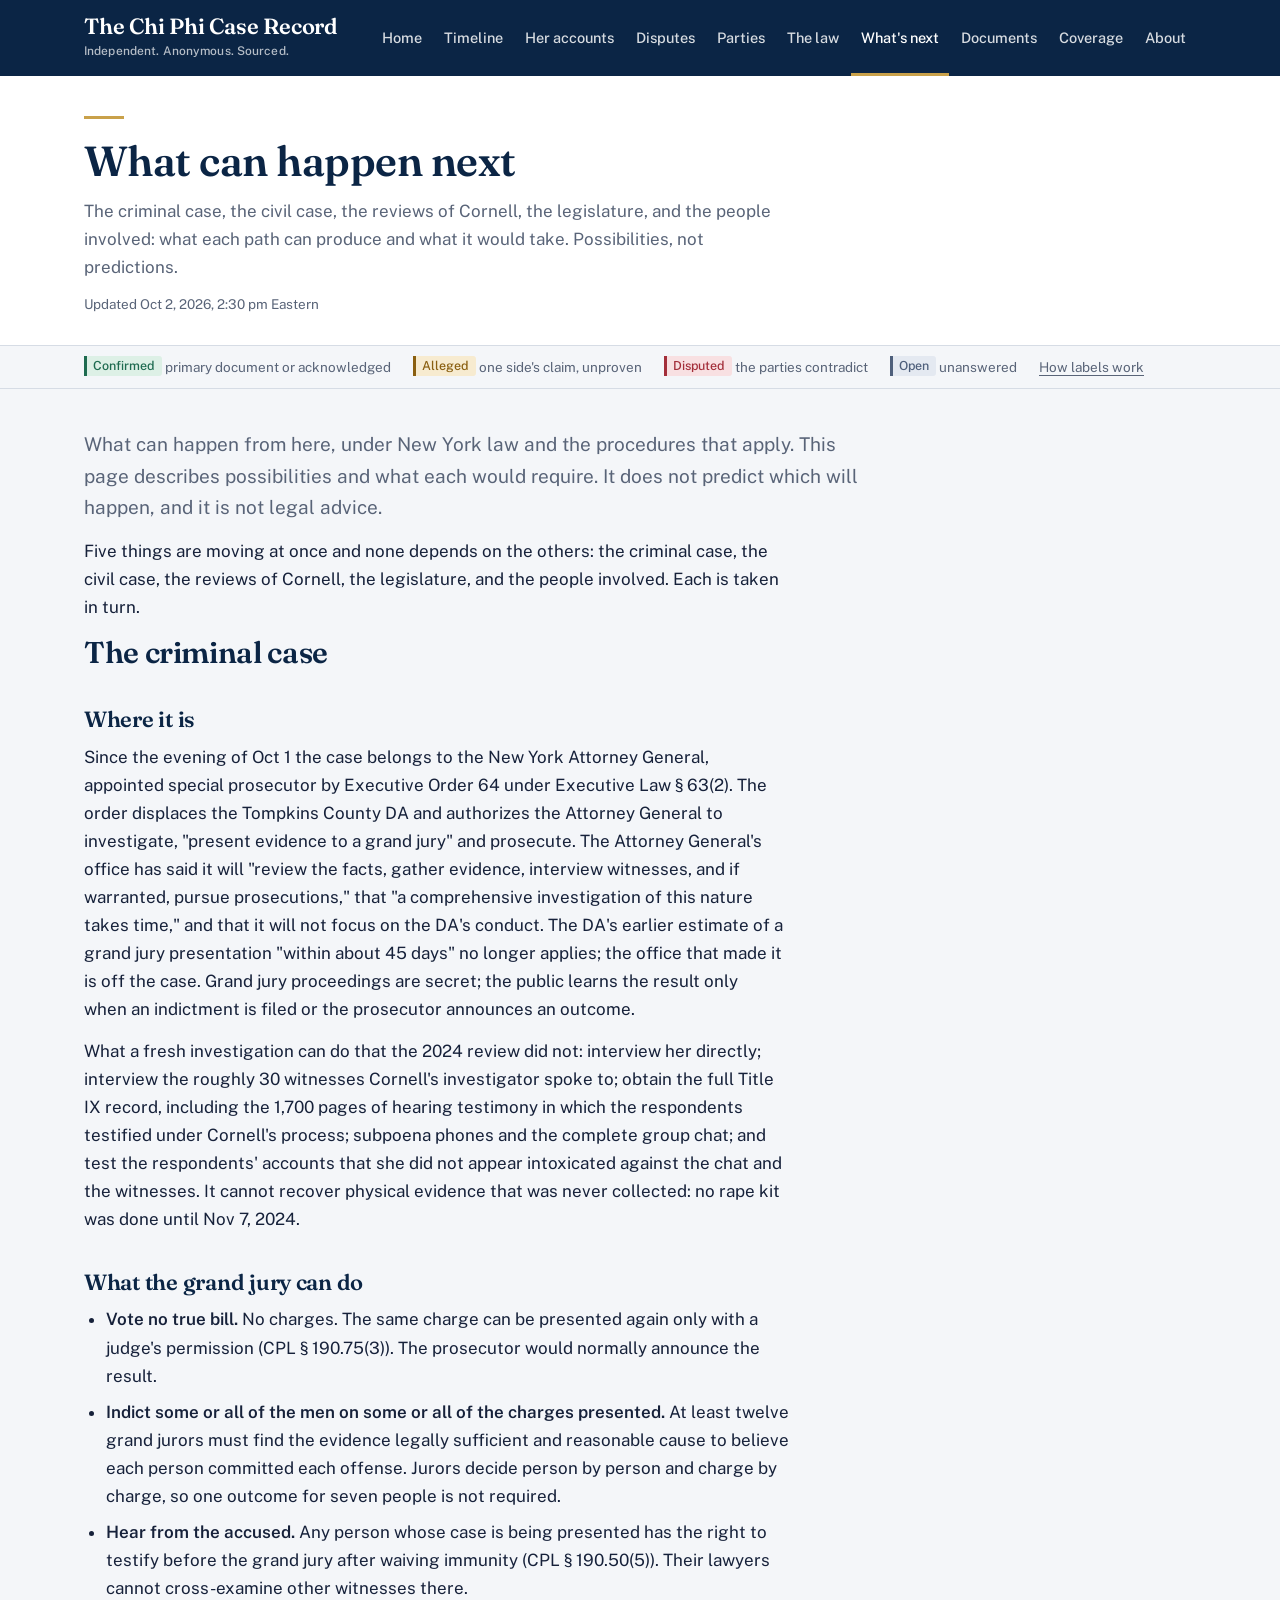
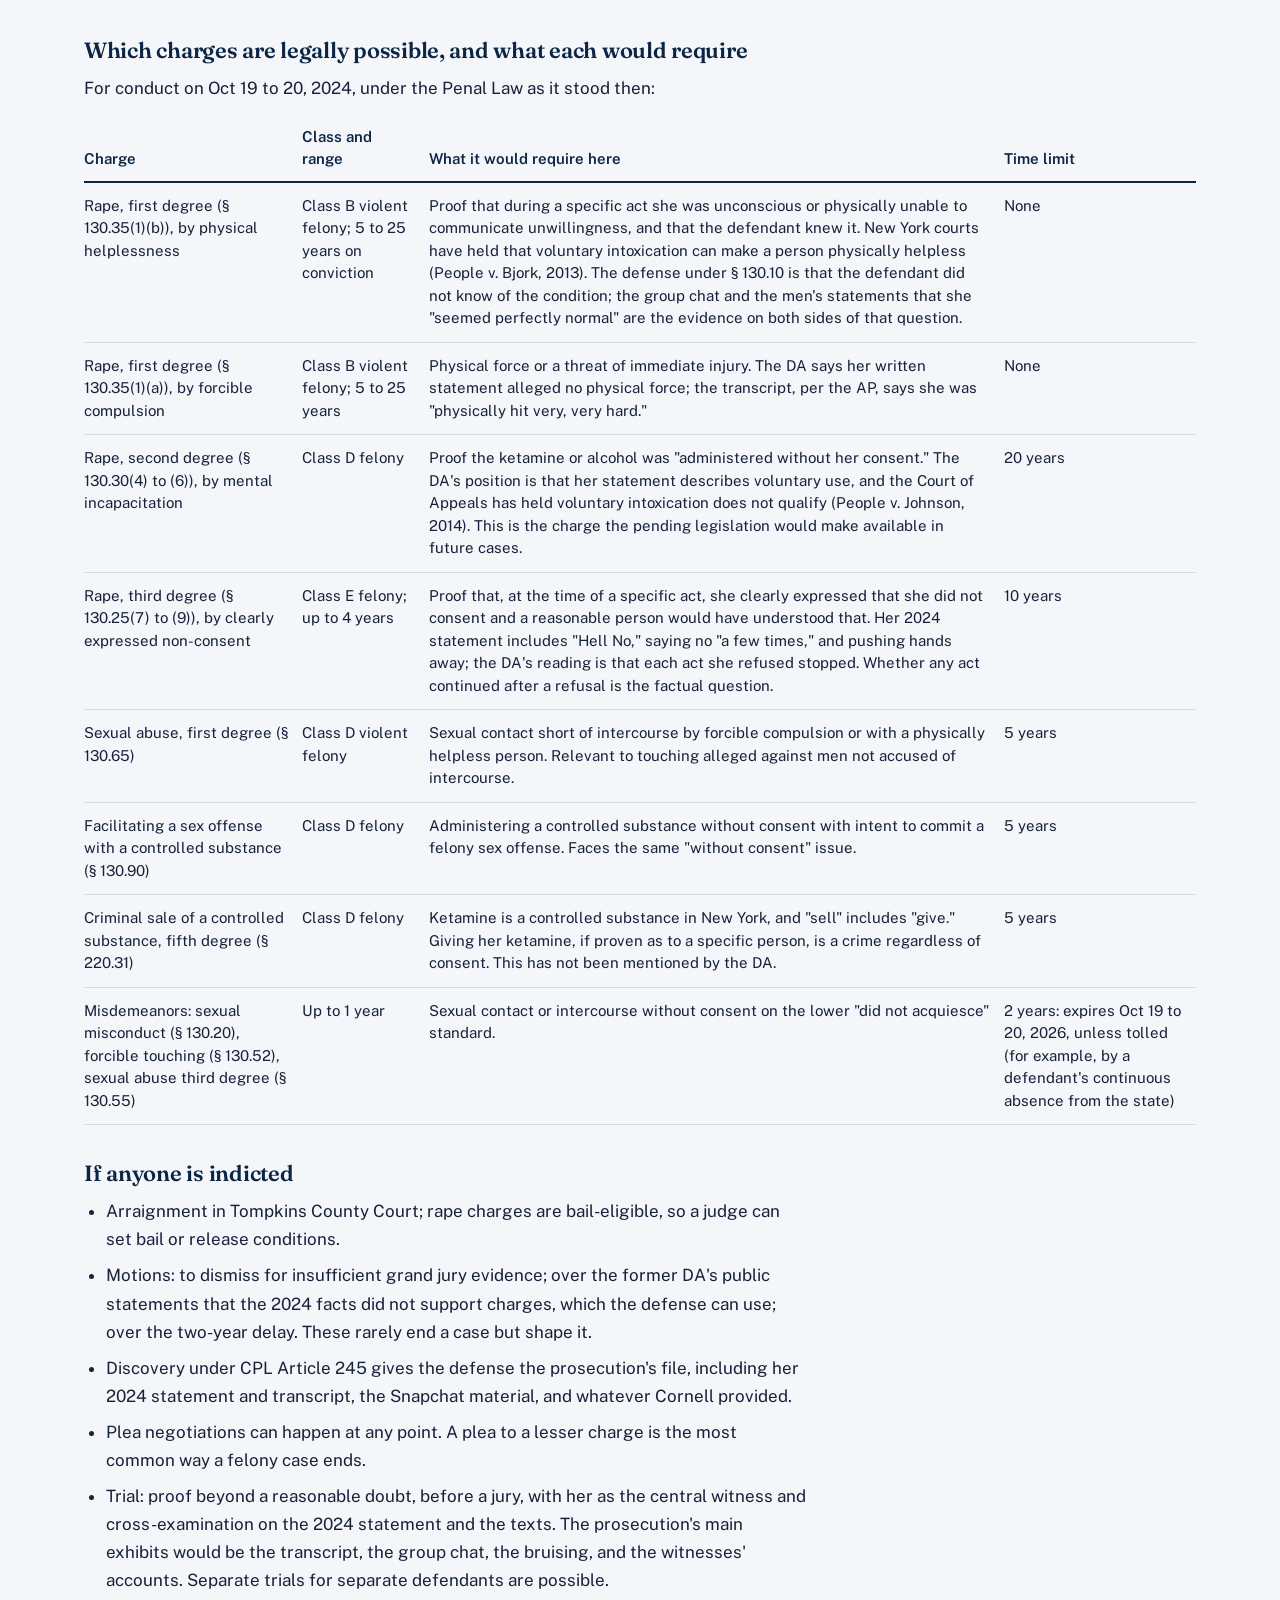
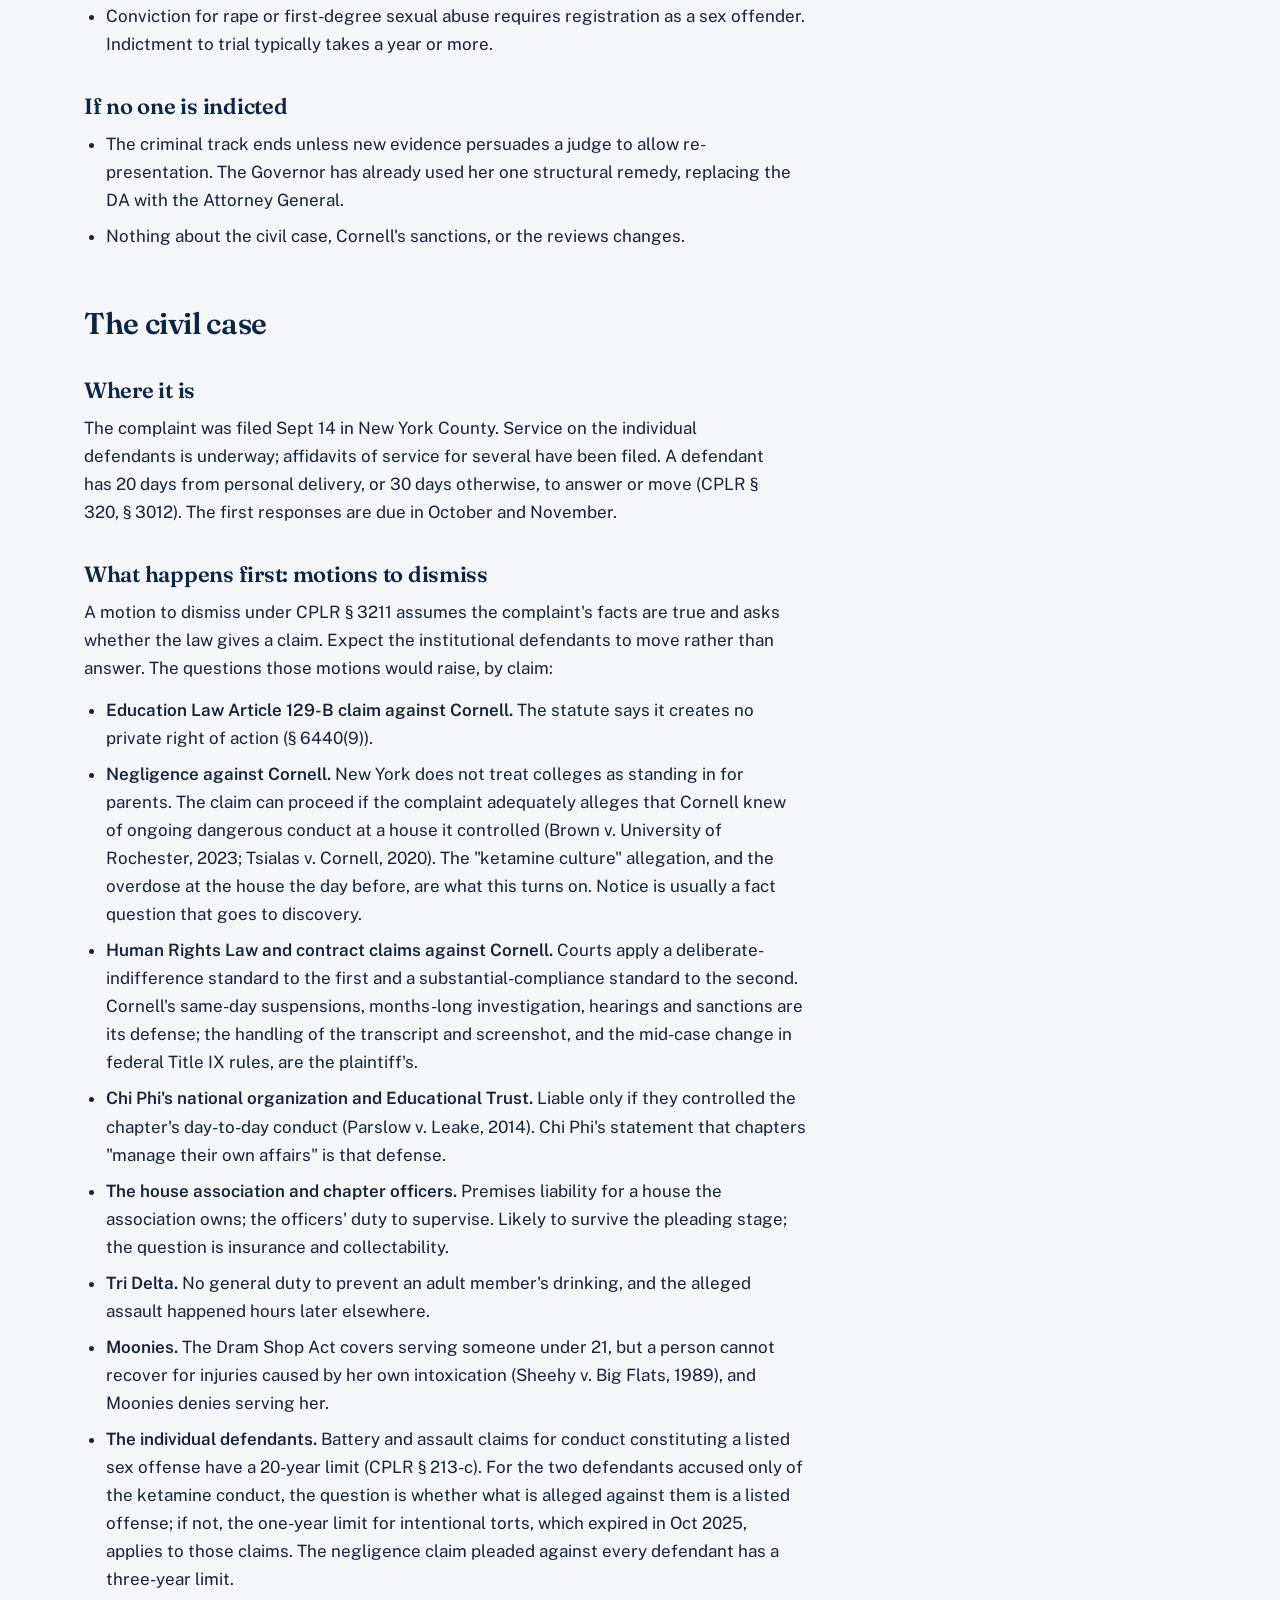
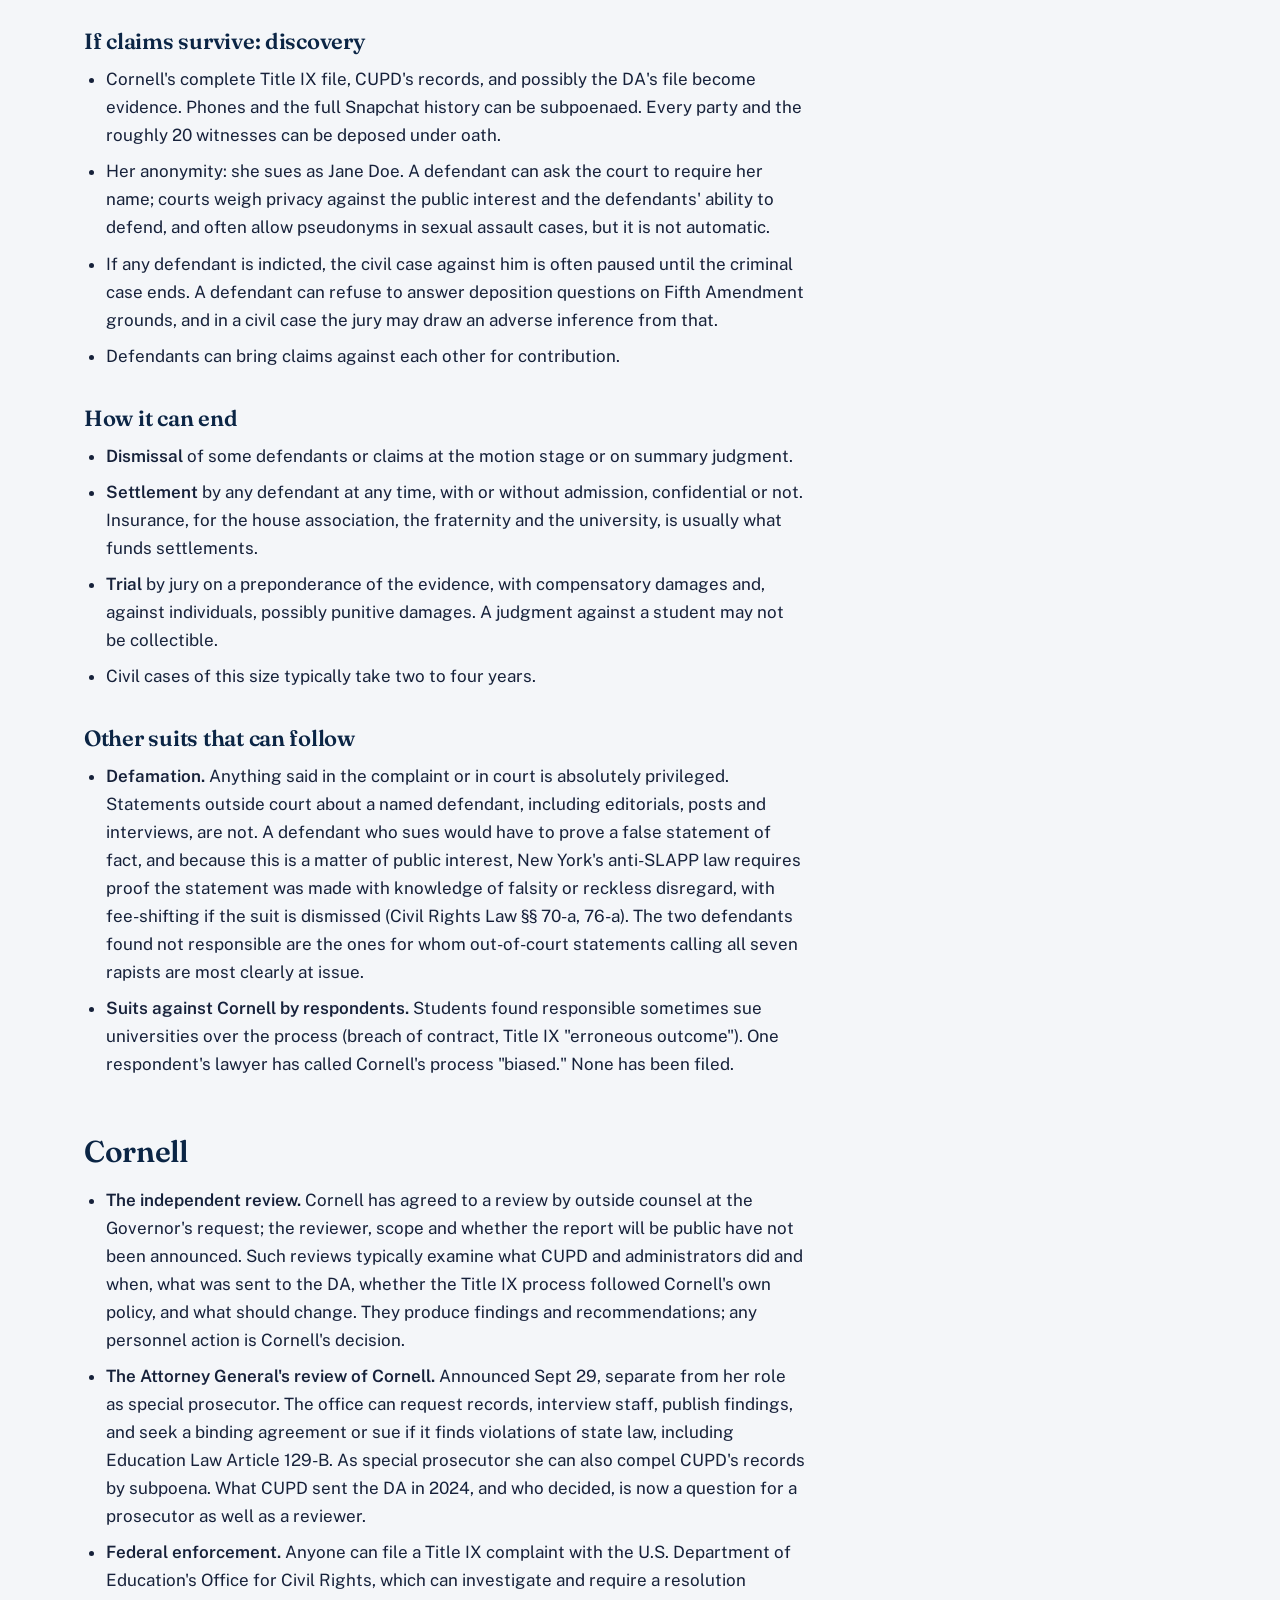
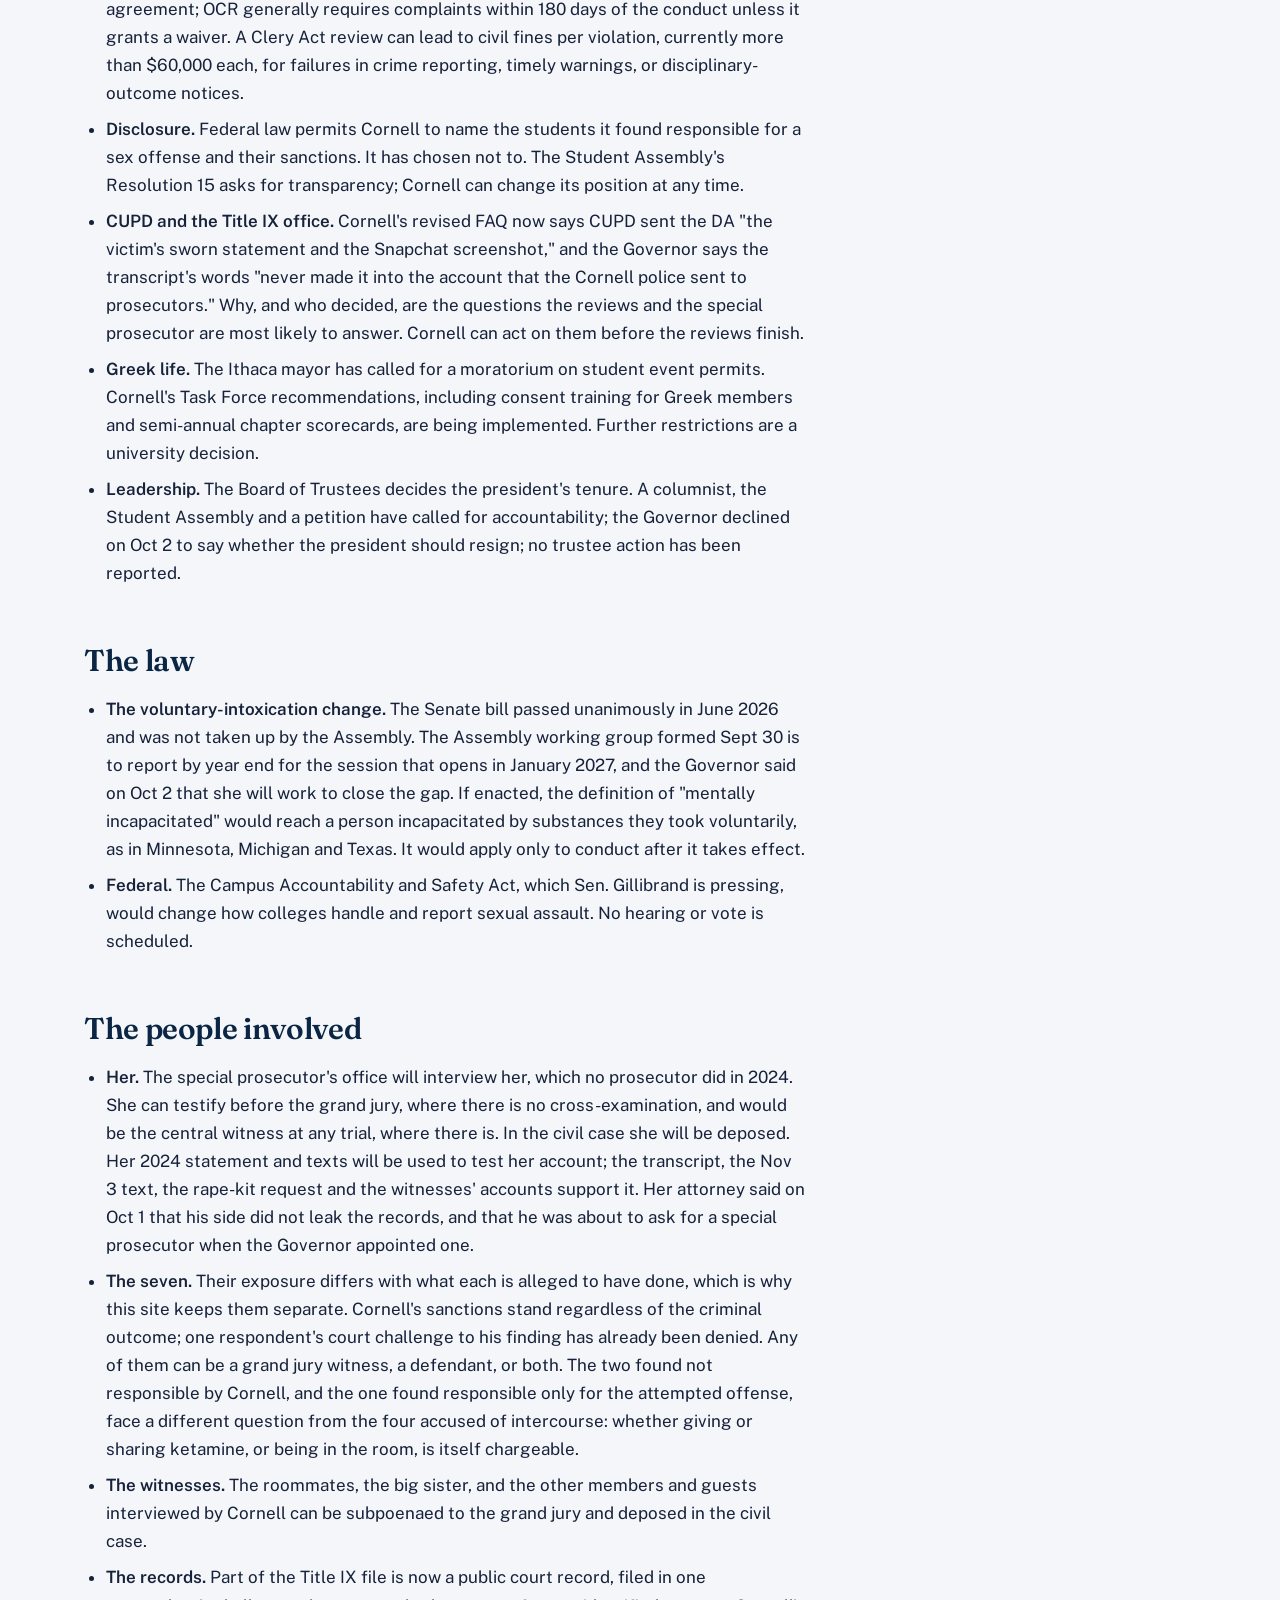
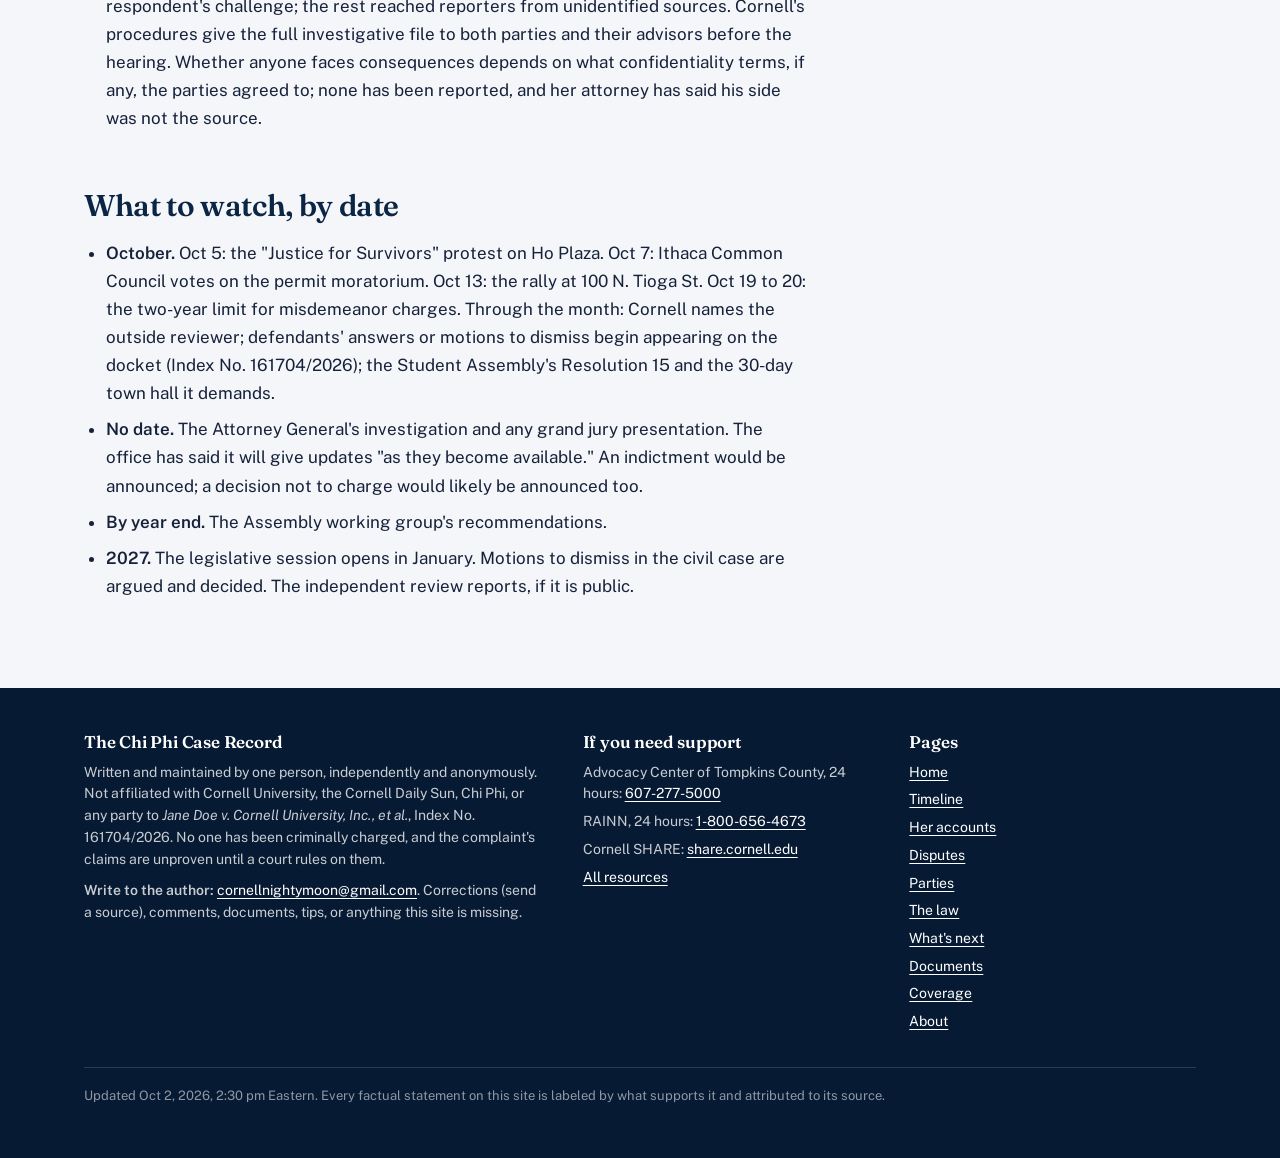
<file: next.html>
<!DOCTYPE html>
<html lang="en" class="no-js">
<head>
<meta charset="utf-8">
<meta name="viewport" content="width=device-width, initial-scale=1">
<title>What can happen next: The Chi Phi Case Record</title>
<meta name="description" content="The criminal case, the civil case, the reviews of Cornell, the legislature, and the people involved: what each path can produce and what it would take. Possibilities, not predictions.">
<link rel="stylesheet" href="style.css">
<script>document.documentElement.className='js';</script>

</head>
<body>
<a class="skip" href="#main">Skip to content</a>
<header class="topbar">
  <div class="topbar-inner">
    <a class="brand" href="index.html"><span class="name">The Chi Phi Case Record</span><span class="tag">Independent. Anonymous. Sourced.</span></a>
    <button class="navbtn" type="button" aria-expanded="false" aria-controls="sitenav">Menu</button>
    <nav class="nav" id="sitenav" aria-label="Site">
      <ul>
        <li><a href="index.html">Home</a></li>
        <li><a href="timeline.html">Timeline</a></li>
        <li><a href="accounts.html">Her accounts</a></li>
        <li><a href="disputes.html">Disputes</a></li>
        <li><a href="parties.html">Parties</a></li>
        <li><a href="law.html">The law</a></li>
        <li><a href="next.html" aria-current="page">What's next</a></li>
        <li><a href="documents.html">Documents</a></li>
        <li><a href="coverage.html">Coverage</a></li>
        <li><a href="about.html">About</a></li>
      </ul>
    </nav>
  </div>
</header>
<div class="pagehead"><div class="pagehead-inner">
  <div class="bar"></div>
  <h1>What can happen next</h1>
  <p>The criminal case, the civil case, the reviews of Cornell, the legislature, and the people involved: what each path can produce and what it would take. Possibilities, not predictions.</p>
  <p class="meta">Updated Oct 2, 2026, 2:30 pm Eastern</p>
</div></div>
<div class="keybar"><div class="keybar-inner">
  <span class="k"><span class="flag flag-c">Confirmed</span> primary document or acknowledged</span>
  <span class="k"><span class="flag flag-a">Alleged</span> one side's claim, unproven</span>
  <span class="k"><span class="flag flag-d">Disputed</span> the parties contradict</span>
  <span class="k"><span class="flag flag-o">Open</span> unanswered</span>
  <span class="k"><a href="index.html#legend">How labels work</a></span>
</div></div>
<main id="main">
  <div class="container wide">
    <div>
<p class="lead">What can happen from here, under New York law and the procedures that apply. This page describes possibilities and what each would require. It does not predict which will happen, and it is not legal advice.</p>
<p>Five things are moving at once and none depends on the others: the criminal case, the civil case, the reviews of Cornell, the legislature, and the people involved. Each is taken in turn.</p>

<section id="next-criminal">
  <h2>The criminal case</h2>
  <h3>Where it is</h3>
  <p>Since the evening of Oct 1 the case belongs to the New York Attorney General, appointed special prosecutor by Executive Order 64 under Executive Law § 63(2). The order displaces the Tompkins County DA and authorizes the Attorney General to investigate, "present evidence to a grand jury" and prosecute. The Attorney General's office has said it will "review the facts, gather evidence, interview witnesses, and if warranted, pursue prosecutions," that "a comprehensive investigation of this nature takes time," and that it will not focus on the DA's conduct. The DA's earlier estimate of a grand jury presentation "within about 45 days" no longer applies; the office that made it is off the case. Grand jury proceedings are secret; the public learns the result only when an indictment is filed or the prosecutor announces an outcome.</p>
  <p>What a fresh investigation can do that the 2024 review did not: interview her directly; interview the roughly 30 witnesses Cornell's investigator spoke to; obtain the full Title IX record, including the 1,700 pages of hearing testimony in which the respondents testified under Cornell's process; subpoena phones and the complete group chat; and test the respondents' accounts that she did not appear intoxicated against the chat and the witnesses. It cannot recover physical evidence that was never collected: no rape kit was done until Nov 7, 2024.</p>
  <h3>What the grand jury can do</h3>
  <ul>
    <li><strong>Vote no true bill.</strong> No charges. The same charge can be presented again only with a judge's permission (CPL § 190.75(3)). The prosecutor would normally announce the result.</li>
    <li><strong>Indict some or all of the men on some or all of the charges presented.</strong> At least twelve grand jurors must find the evidence legally sufficient and reasonable cause to believe each person committed each offense. Jurors decide person by person and charge by charge, so one outcome for seven people is not required.</li>
    <li><strong>Hear from the accused.</strong> Any person whose case is being presented has the right to testify before the grand jury after waiving immunity (CPL § 190.50(5)). Their lawyers cannot cross-examine other witnesses there.</li>
  </ul>
  <h3>Which charges are legally possible, and what each would require</h3>
  <p>For conduct on Oct 19 to 20, 2024, under the Penal Law as it stood then:</p>
  <table class="responsive charges">
    <thead><tr><th scope="col">Charge</th><th scope="col">Class and range</th><th scope="col">What it would require here</th><th scope="col">Time limit</th></tr></thead>
    <tbody>
      <tr><td>Rape, first degree (§ 130.35(1)(b)), by physical helplessness</td><td data-label="Class and range">Class B violent felony; 5 to 25 years on conviction</td><td data-label="What it would require">Proof that during a specific act she was unconscious or physically unable to communicate unwillingness, and that the defendant knew it. New York courts have held that voluntary intoxication can make a person physically helpless (People v. Bjork, 2013). The defense under § 130.10 is that the defendant did not know of the condition; the group chat and the men's statements that she "seemed perfectly normal" are the evidence on both sides of that question.</td><td data-label="Time limit">None</td></tr>
      <tr><td>Rape, first degree (§ 130.35(1)(a)), by forcible compulsion</td><td data-label="Class and range">Class B violent felony; 5 to 25 years</td><td data-label="What it would require">Physical force or a threat of immediate injury. The DA says her written statement alleged no physical force; the transcript, per the AP, says she was "physically hit very, very hard."</td><td data-label="Time limit">None</td></tr>
      <tr><td>Rape, second degree (§ 130.30(4) to (6)), by mental incapacitation</td><td data-label="Class and range">Class D felony</td><td data-label="What it would require">Proof the ketamine or alcohol was "administered without her consent." The DA's position is that her statement describes voluntary use, and the Court of Appeals has held voluntary intoxication does not qualify (People v. Johnson, 2014). This is the charge the pending legislation would make available in future cases.</td><td data-label="Time limit">20 years</td></tr>
      <tr><td>Rape, third degree (§ 130.25(7) to (9)), by clearly expressed non-consent</td><td data-label="Class and range">Class E felony; up to 4 years</td><td data-label="What it would require">Proof that, at the time of a specific act, she clearly expressed that she did not consent and a reasonable person would have understood that. Her 2024 statement includes "Hell No," saying no "a few times," and pushing hands away; the DA's reading is that each act she refused stopped. Whether any act continued after a refusal is the factual question.</td><td data-label="Time limit">10 years</td></tr>
      <tr><td>Sexual abuse, first degree (§ 130.65)</td><td data-label="Class and range">Class D violent felony</td><td data-label="What it would require">Sexual contact short of intercourse by forcible compulsion or with a physically helpless person. Relevant to touching alleged against men not accused of intercourse.</td><td data-label="Time limit">5 years</td></tr>
      <tr><td>Facilitating a sex offense with a controlled substance (§ 130.90)</td><td data-label="Class and range">Class D felony</td><td data-label="What it would require">Administering a controlled substance without consent with intent to commit a felony sex offense. Faces the same "without consent" issue.</td><td data-label="Time limit">5 years</td></tr>
      <tr><td>Criminal sale of a controlled substance, fifth degree (§ 220.31)</td><td data-label="Class and range">Class D felony</td><td data-label="What it would require">Ketamine is a controlled substance in New York, and "sell" includes "give." Giving her ketamine, if proven as to a specific person, is a crime regardless of consent. This has not been mentioned by the DA.</td><td data-label="Time limit">5 years</td></tr>
      <tr><td>Misdemeanors: sexual misconduct (§ 130.20), forcible touching (§ 130.52), sexual abuse third degree (§ 130.55)</td><td data-label="Class and range">Up to 1 year</td><td data-label="What it would require">Sexual contact or intercourse without consent on the lower "did not acquiesce" standard.</td><td data-label="Time limit">2 years: expires Oct 19 to 20, 2026, unless tolled (for example, by a defendant's continuous absence from the state)</td></tr>
    </tbody>
  </table>
  <h3>If anyone is indicted</h3>
  <ul>
    <li>Arraignment in Tompkins County Court; rape charges are bail-eligible, so a judge can set bail or release conditions.</li>
    <li>Motions: to dismiss for insufficient grand jury evidence; over the former DA's public statements that the 2024 facts did not support charges, which the defense can use; over the two-year delay. These rarely end a case but shape it.</li>
    <li>Discovery under CPL Article 245 gives the defense the prosecution's file, including her 2024 statement and transcript, the Snapchat material, and whatever Cornell provided.</li>
    <li>Plea negotiations can happen at any point. A plea to a lesser charge is the most common way a felony case ends.</li>
    <li>Trial: proof beyond a reasonable doubt, before a jury, with her as the central witness and cross-examination on the 2024 statement and the texts. The prosecution's main exhibits would be the transcript, the group chat, the bruising, and the witnesses' accounts. Separate trials for separate defendants are possible.</li>
    <li>Conviction for rape or first-degree sexual abuse requires registration as a sex offender. Indictment to trial typically takes a year or more.</li>
  </ul>
  <h3>If no one is indicted</h3>
  <ul>
    <li>The criminal track ends unless new evidence persuades a judge to allow re-presentation. The Governor has already used her one structural remedy, replacing the DA with the Attorney General.</li>
    <li>Nothing about the civil case, Cornell's sanctions, or the reviews changes.</li>
  </ul>
</section>

<section id="next-civil">
  <h2>The civil case</h2>
  <h3>Where it is</h3>
  <p>The complaint was filed Sept 14 in New York County. Service on the individual defendants is underway; affidavits of service for several have been filed. A defendant has 20 days from personal delivery, or 30 days otherwise, to answer or move (CPLR § 320, § 3012). The first responses are due in October and November.</p>
  <h3>What happens first: motions to dismiss</h3>
  <p>A motion to dismiss under CPLR § 3211 assumes the complaint's facts are true and asks whether the law gives a claim. Expect the institutional defendants to move rather than answer. The questions those motions would raise, by claim:</p>
  <ul>
    <li><strong>Education Law Article 129-B claim against Cornell.</strong> The statute says it creates no private right of action (§ 6440(9)).</li>
    <li><strong>Negligence against Cornell.</strong> New York does not treat colleges as standing in for parents. The claim can proceed if the complaint adequately alleges that Cornell knew of ongoing dangerous conduct at a house it controlled (Brown v. University of Rochester, 2023; Tsialas v. Cornell, 2020). The "ketamine culture" allegation, and the overdose at the house the day before, are what this turns on. Notice is usually a fact question that goes to discovery.</li>
    <li><strong>Human Rights Law and contract claims against Cornell.</strong> Courts apply a deliberate-indifference standard to the first and a substantial-compliance standard to the second. Cornell's same-day suspensions, months-long investigation, hearings and sanctions are its defense; the handling of the transcript and screenshot, and the mid-case change in federal Title IX rules, are the plaintiff's.</li>
    <li><strong>Chi Phi's national organization and Educational Trust.</strong> Liable only if they controlled the chapter's day-to-day conduct (Parslow v. Leake, 2014). Chi Phi's statement that chapters "manage their own affairs" is that defense.</li>
    <li><strong>The house association and chapter officers.</strong> Premises liability for a house the association owns; the officers' duty to supervise. Likely to survive the pleading stage; the question is insurance and collectability.</li>
    <li><strong>Tri Delta.</strong> No general duty to prevent an adult member's drinking, and the alleged assault happened hours later elsewhere.</li>
    <li><strong>Moonies.</strong> The Dram Shop Act covers serving someone under 21, but a person cannot recover for injuries caused by her own intoxication (Sheehy v. Big Flats, 1989), and Moonies denies serving her.</li>
    <li><strong>The individual defendants.</strong> Battery and assault claims for conduct constituting a listed sex offense have a 20-year limit (CPLR § 213-c). For the two defendants accused only of the ketamine conduct, the question is whether what is alleged against them is a listed offense; if not, the one-year limit for intentional torts, which expired in Oct 2025, applies to those claims. The negligence claim pleaded against every defendant has a three-year limit.</li>
  </ul>
  <h3>If claims survive: discovery</h3>
  <ul>
    <li>Cornell's complete Title IX file, CUPD's records, and possibly the DA's file become evidence. Phones and the full Snapchat history can be subpoenaed. Every party and the roughly 20 witnesses can be deposed under oath.</li>
    <li>Her anonymity: she sues as Jane Doe. A defendant can ask the court to require her name; courts weigh privacy against the public interest and the defendants' ability to defend, and often allow pseudonyms in sexual assault cases, but it is not automatic.</li>
    <li>If any defendant is indicted, the civil case against him is often paused until the criminal case ends. A defendant can refuse to answer deposition questions on Fifth Amendment grounds, and in a civil case the jury may draw an adverse inference from that.</li>
    <li>Defendants can bring claims against each other for contribution.</li>
  </ul>
  <h3>How it can end</h3>
  <ul>
    <li><strong>Dismissal</strong> of some defendants or claims at the motion stage or on summary judgment.</li>
    <li><strong>Settlement</strong> by any defendant at any time, with or without admission, confidential or not. Insurance, for the house association, the fraternity and the university, is usually what funds settlements.</li>
    <li><strong>Trial</strong> by jury on a preponderance of the evidence, with compensatory damages and, against individuals, possibly punitive damages. A judgment against a student may not be collectible.</li>
    <li>Civil cases of this size typically take two to four years.</li>
  </ul>
  <h3>Other suits that can follow</h3>
  <ul>
    <li><strong>Defamation.</strong> Anything said in the complaint or in court is absolutely privileged. Statements outside court about a named defendant, including editorials, posts and interviews, are not. A defendant who sues would have to prove a false statement of fact, and because this is a matter of public interest, New York's anti-SLAPP law requires proof the statement was made with knowledge of falsity or reckless disregard, with fee-shifting if the suit is dismissed (Civil Rights Law §§ 70-a, 76-a). The two defendants found not responsible are the ones for whom out-of-court statements calling all seven rapists are most clearly at issue.</li>
    <li><strong>Suits against Cornell by respondents.</strong> Students found responsible sometimes sue universities over the process (breach of contract, Title IX "erroneous outcome"). One respondent's lawyer has called Cornell's process "biased." None has been filed.</li>
  </ul>
</section>

<section id="next-cornell">
  <h2>Cornell</h2>
  <ul>
    <li><strong>The independent review.</strong> Cornell has agreed to a review by outside counsel at the Governor's request; the reviewer, scope and whether the report will be public have not been announced. Such reviews typically examine what CUPD and administrators did and when, what was sent to the DA, whether the Title IX process followed Cornell's own policy, and what should change. They produce findings and recommendations; any personnel action is Cornell's decision.</li>
    <li><strong>The Attorney General's review of Cornell.</strong> Announced Sept 29, separate from her role as special prosecutor. The office can request records, interview staff, publish findings, and seek a binding agreement or sue if it finds violations of state law, including Education Law Article 129-B. As special prosecutor she can also compel CUPD's records by subpoena. What CUPD sent the DA in 2024, and who decided, is now a question for a prosecutor as well as a reviewer.</li>
    <li><strong>Federal enforcement.</strong> Anyone can file a Title IX complaint with the U.S. Department of Education's Office for Civil Rights, which can investigate and require a resolution agreement; OCR generally requires complaints within 180 days of the conduct unless it grants a waiver. A Clery Act review can lead to civil fines per violation, currently more than $60,000 each, for failures in crime reporting, timely warnings, or disciplinary-outcome notices.</li>
    <li><strong>Disclosure.</strong> Federal law permits Cornell to name the students it found responsible for a sex offense and their sanctions. It has chosen not to. The Student Assembly's Resolution 15 asks for transparency; Cornell can change its position at any time.</li>
    <li><strong>CUPD and the Title IX office.</strong> Cornell's revised FAQ now says CUPD sent the DA "the victim's sworn statement and the Snapchat screenshot," and the Governor says the transcript's words "never made it into the account that the Cornell police sent to prosecutors." Why, and who decided, are the questions the reviews and the special prosecutor are most likely to answer. Cornell can act on them before the reviews finish.</li>
    <li><strong>Greek life.</strong> The Ithaca mayor has called for a moratorium on student event permits. Cornell's Task Force recommendations, including consent training for Greek members and semi-annual chapter scorecards, are being implemented. Further restrictions are a university decision.</li>
    <li><strong>Leadership.</strong> The Board of Trustees decides the president's tenure. A columnist, the Student Assembly and a petition have called for accountability; the Governor declined on Oct 2 to say whether the president should resign; no trustee action has been reported.</li>
  </ul>
</section>

<section id="next-law">
  <h2>The law</h2>
  <ul>
    <li><strong>The voluntary-intoxication change.</strong> The Senate bill passed unanimously in June 2026 and was not taken up by the Assembly. The Assembly working group formed Sept 30 is to report by year end for the session that opens in January 2027, and the Governor said on Oct 2 that she will work to close the gap. If enacted, the definition of "mentally incapacitated" would reach a person incapacitated by substances they took voluntarily, as in Minnesota, Michigan and Texas. It would apply only to conduct after it takes effect.</li>
    <li><strong>Federal.</strong> The Campus Accountability and Safety Act, which Sen. Gillibrand is pressing, would change how colleges handle and report sexual assault. No hearing or vote is scheduled.</li>
  </ul>
</section>

<section id="next-people">
  <h2>The people involved</h2>
  <ul>
    <li><strong>Her.</strong> The special prosecutor's office will interview her, which no prosecutor did in 2024. She can testify before the grand jury, where there is no cross-examination, and would be the central witness at any trial, where there is. In the civil case she will be deposed. Her 2024 statement and texts will be used to test her account; the transcript, the Nov 3 text, the rape-kit request and the witnesses' accounts support it. Her attorney said on Oct 1 that his side did not leak the records, and that he was about to ask for a special prosecutor when the Governor appointed one.</li>
    <li><strong>The seven.</strong> Their exposure differs with what each is alleged to have done, which is why this site keeps them separate. Cornell's sanctions stand regardless of the criminal outcome; one respondent's court challenge to his finding has already been denied. Any of them can be a grand jury witness, a defendant, or both. The two found not responsible by Cornell, and the one found responsible only for the attempted offense, face a different question from the four accused of intercourse: whether giving or sharing ketamine, or being in the room, is itself chargeable.</li>
    <li><strong>The witnesses.</strong> The roommates, the big sister, and the other members and guests interviewed by Cornell can be subpoenaed to the grand jury and deposed in the civil case.</li>
    <li><strong>The records.</strong> Part of the Title IX file is now a public court record, filed in one respondent's challenge; the rest reached reporters from unidentified sources. Cornell's procedures give the full investigative file to both parties and their advisors before the hearing. Whether anyone faces consequences depends on what confidentiality terms, if any, the parties agreed to; none has been reported, and her attorney has said his side was not the source.</li>
  </ul>
</section>

<section id="next-watch">
  <h2>What to watch, by date</h2>
  <ul>
    <li><strong>October.</strong> Oct 5: the "Justice for Survivors" protest on Ho Plaza. Oct 7: Ithaca Common Council votes on the permit moratorium. Oct 13: the rally at 100 N. Tioga St. Oct 19 to 20: the two-year limit for misdemeanor charges. Through the month: Cornell names the outside reviewer; defendants' answers or motions to dismiss begin appearing on the docket (Index No. 161704/2026); the Student Assembly's Resolution 15 and the 30-day town hall it demands.</li>
    <li><strong>No date.</strong> The Attorney General's investigation and any grand jury presentation. The office has said it will give updates "as they become available." An indictment would be announced; a decision not to charge would likely be announced too.</li>
    <li><strong>By year end.</strong> The Assembly working group's recommendations.</li>
    <li><strong>2027.</strong> The legislative session opens in January. Motions to dismiss in the civil case are argued and decided. The independent review reports, if it is public.</li>
  </ul>
</section>

    </div>
  </div>
</main>
<footer>
  <div class="foot-inner">
    <div>
      <h2>The Chi Phi Case Record</h2>
      <p>Written and maintained by one person, independently and anonymously. Not affiliated with Cornell University, the Cornell Daily Sun, Chi Phi, or any party to <em>Jane Doe v. Cornell University, Inc., et al.</em>, Index No. 161704/2026. No one has been criminally charged, and the complaint's claims are unproven until a court rules on them.</p>
      <p><strong>Write to the author:</strong> <a href="mailto:cornellnightymoon@gmail.com">cornellnightymoon@gmail.com</a>. Corrections (send a source), comments, documents, tips, or anything this site is missing.</p>
    </div>
    <div>
      <h2>If you need support</h2>
      <ul>
        <li>Advocacy Center of Tompkins County, 24 hours: <a href="tel:+16072775000">607-277-5000</a></li>
        <li>RAINN, 24 hours: <a href="tel:+18006564673">1-800-656-4673</a></li>
        <li>Cornell SHARE: <a href="https://share.cornell.edu">share.cornell.edu</a></li>
        <li><a href="about.html#resources">All resources</a></li>
      </ul>
    </div>
    <div>
      <h2>Pages</h2>
      <ul>
        <li><a href="index.html">Home</a></li><li><a href="timeline.html">Timeline</a></li><li><a href="accounts.html">Her accounts</a></li><li><a href="disputes.html">Disputes</a></li><li><a href="parties.html">Parties</a></li><li><a href="law.html">The law</a></li><li><a href="next.html">What's next</a></li><li><a href="documents.html">Documents</a></li><li><a href="coverage.html">Coverage</a></li><li><a href="about.html">About</a></li>
      </ul>
    </div>
  </div>
  <div class="foot-bottom">Updated Oct 2, 2026, 2:30 pm Eastern. Every factual statement on this site is labeled by what supports it and attributed to its source.</div>
</footer>
<script>
(function(){
  var b=document.querySelector('.navbtn'),n=document.getElementById('sitenav');
  if(b&&n){b.addEventListener('click',function(){var o=n.classList.toggle('open');b.setAttribute('aria-expanded',o?'true':'false');});}
})();

</script>
</body>
</html>
</file>
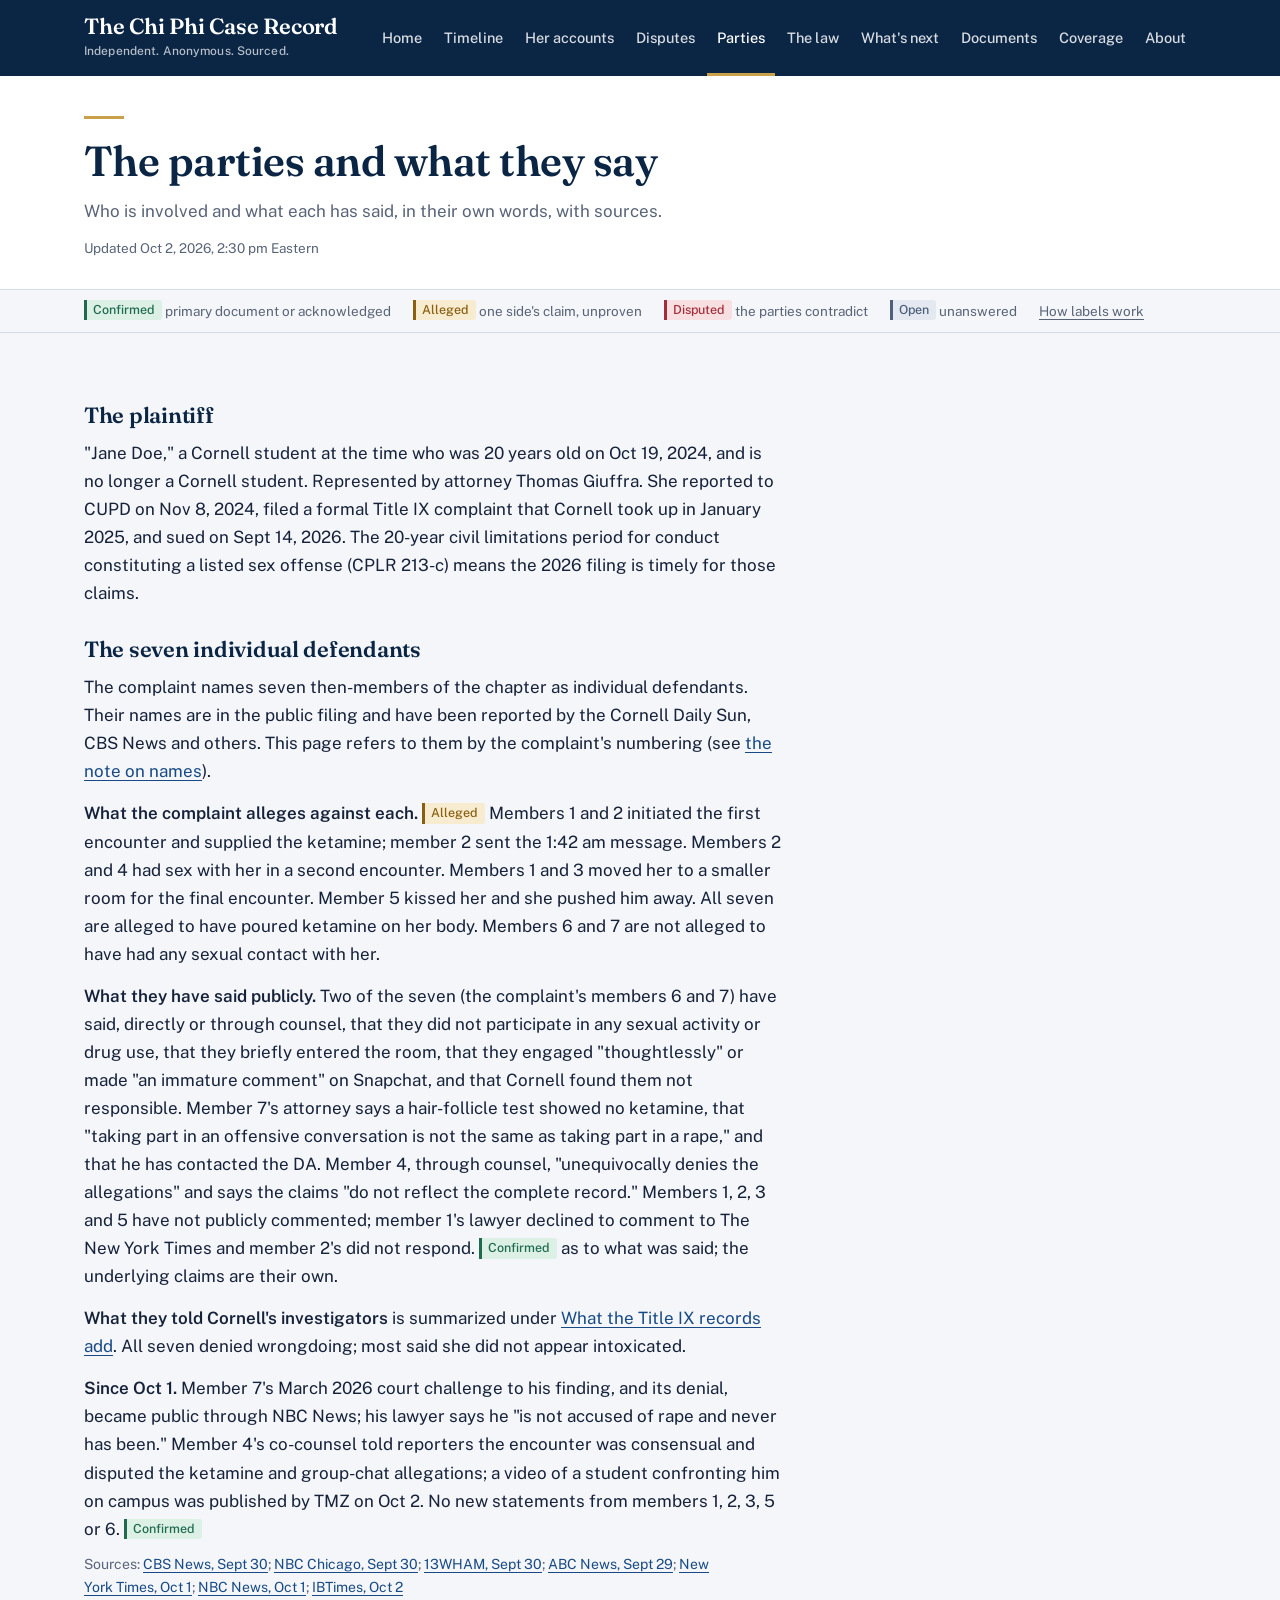
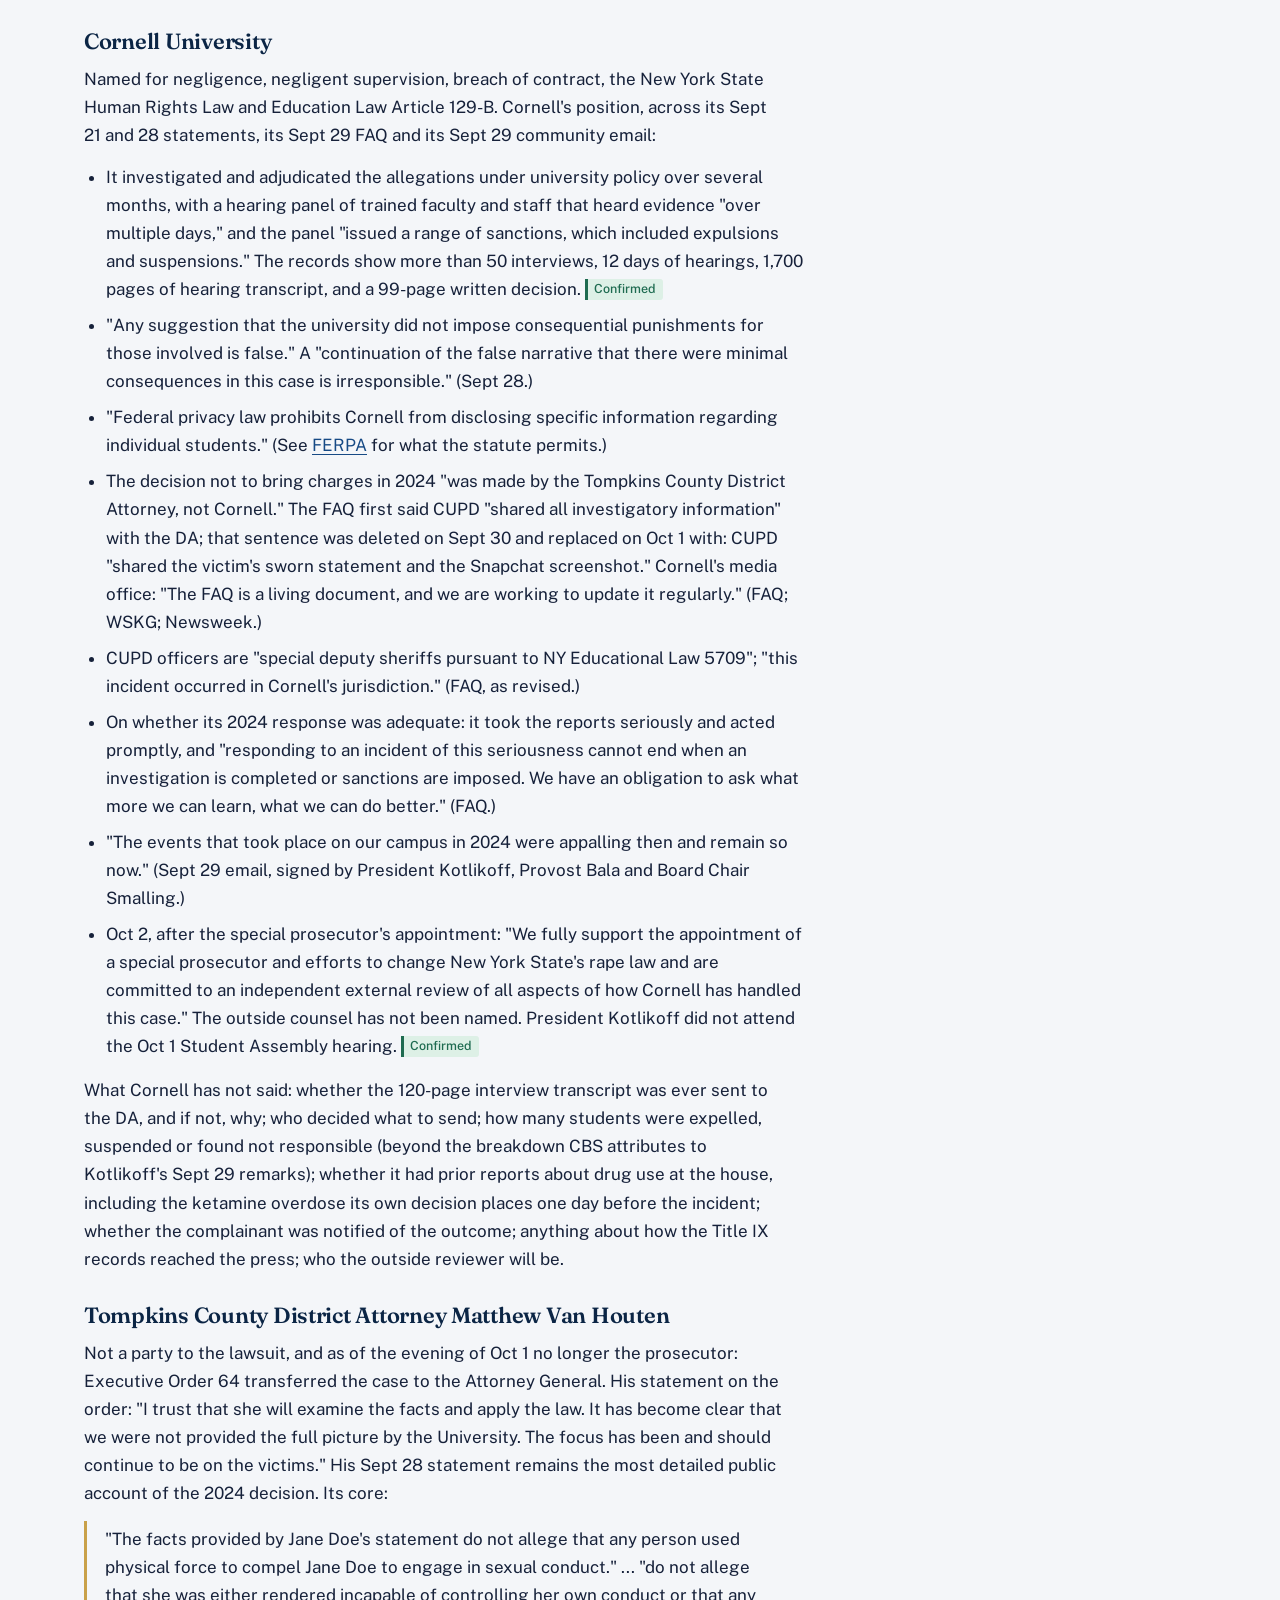
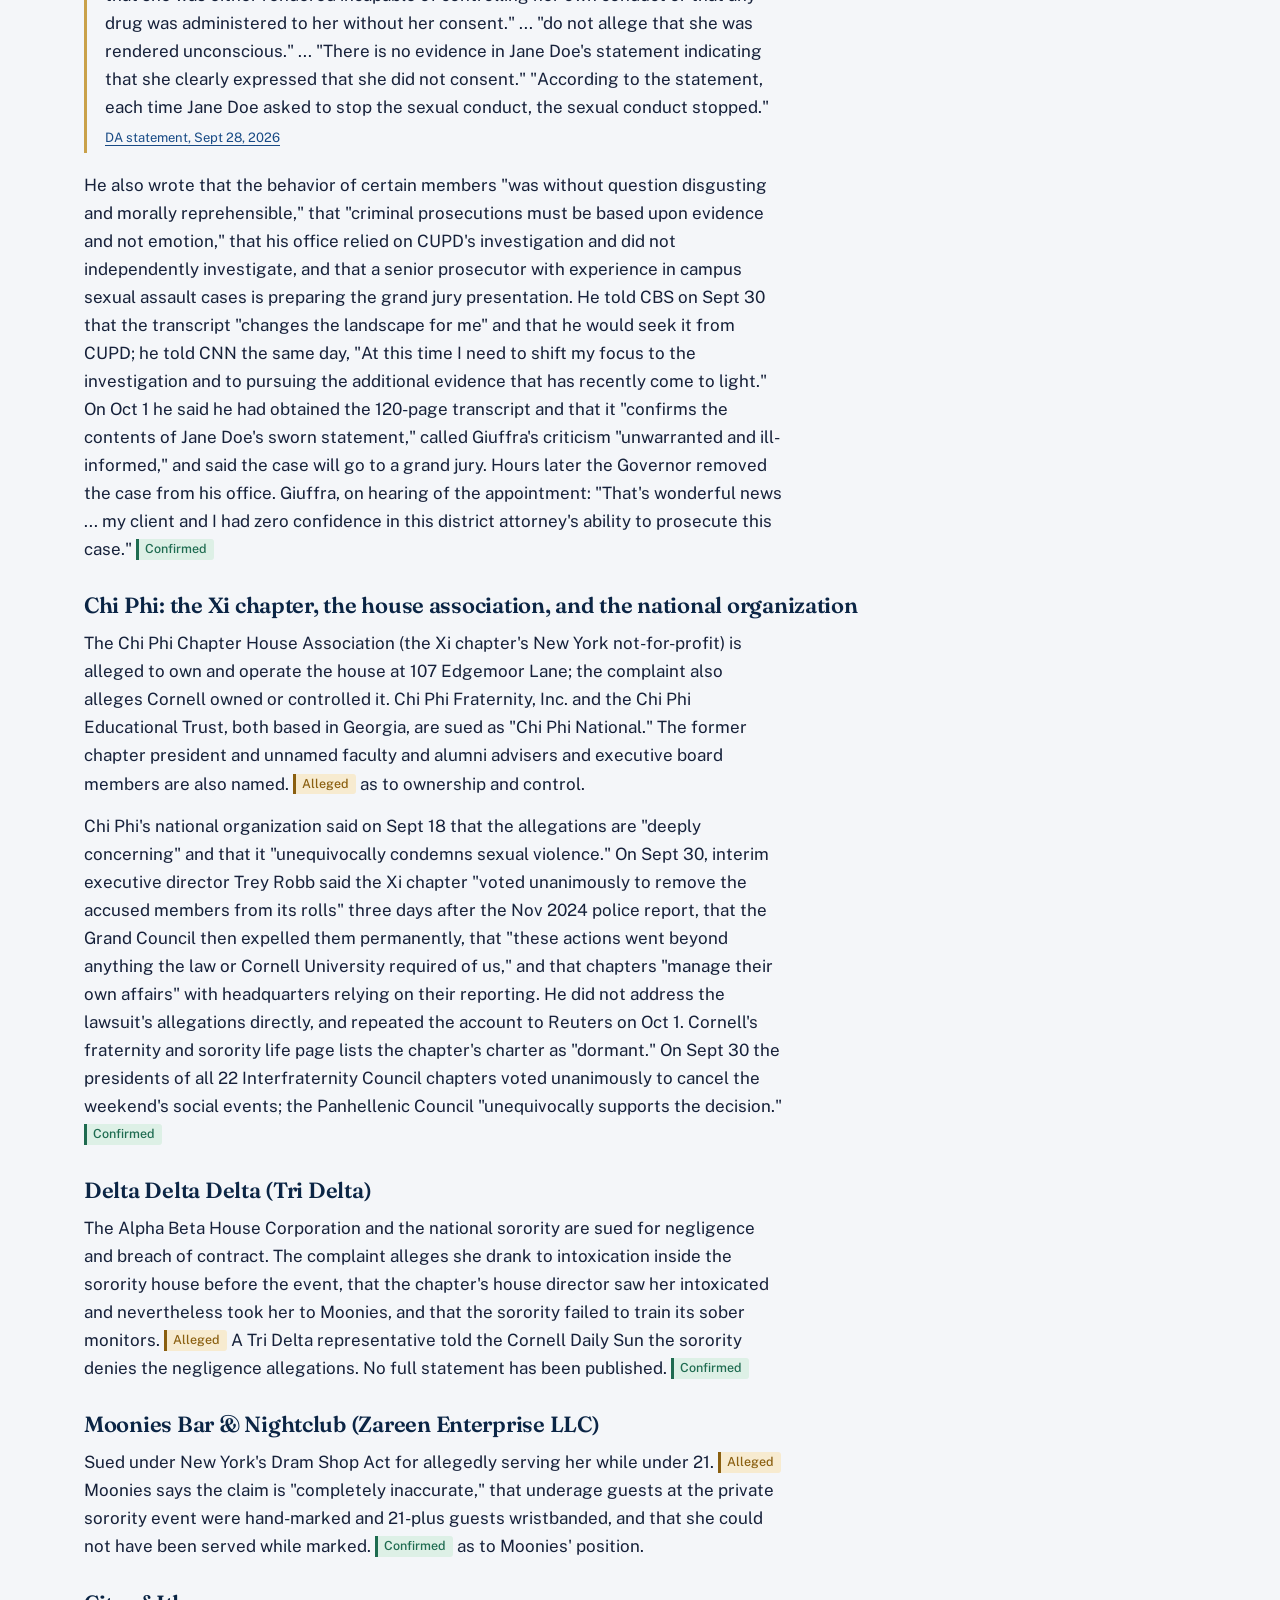
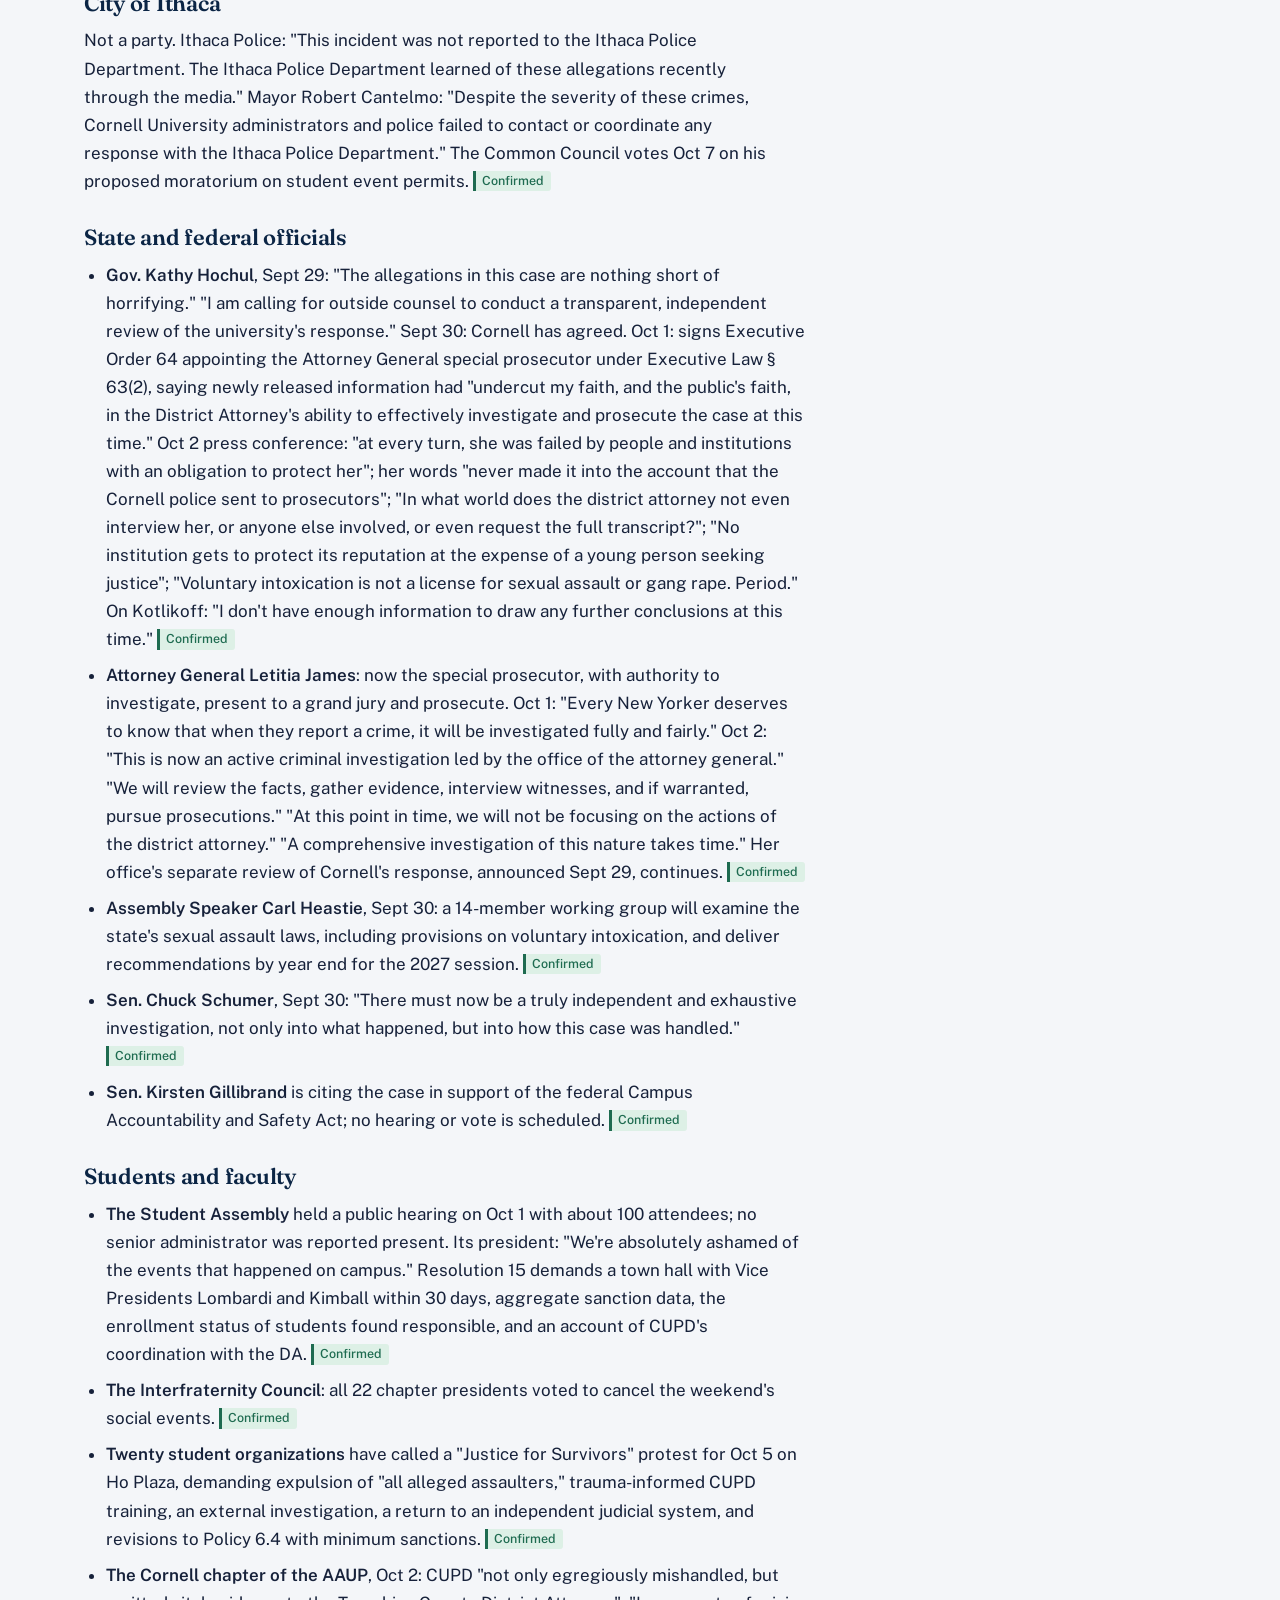
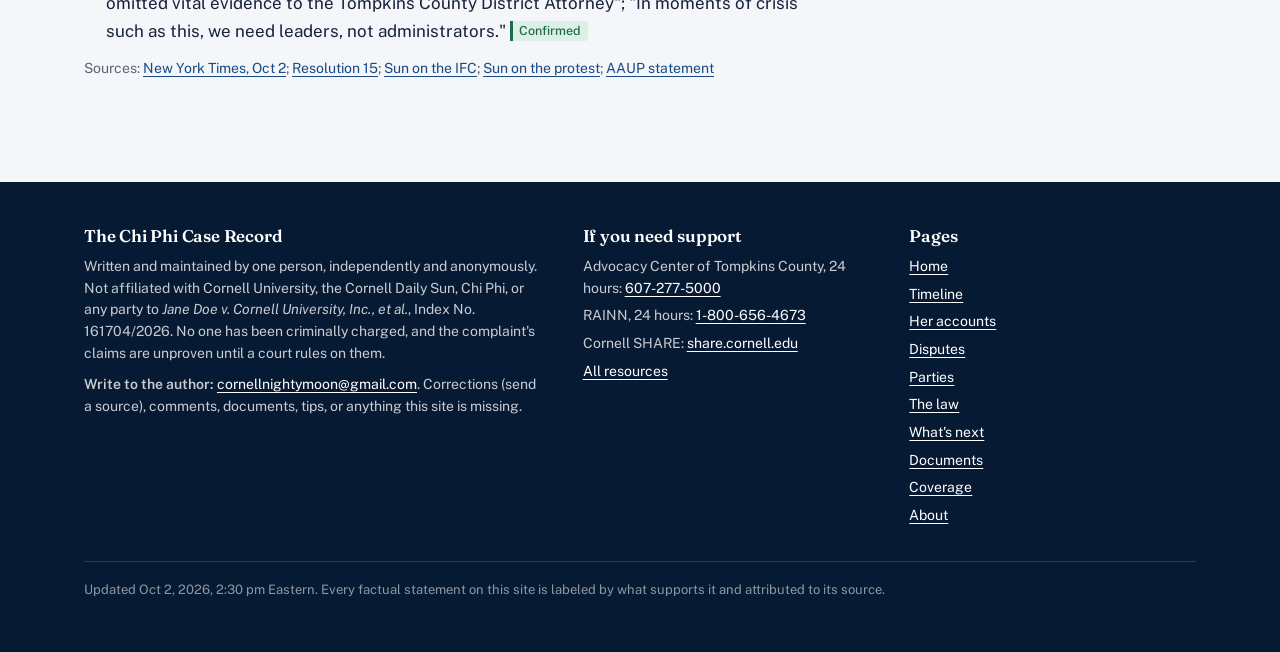
<file: parties.html>
<!DOCTYPE html>
<html lang="en" class="no-js">
<head>
<meta charset="utf-8">
<meta name="viewport" content="width=device-width, initial-scale=1">
<title>The parties and what they say: The Chi Phi Case Record</title>
<meta name="description" content="Who is involved and what each has said, in their own words, with sources.">
<link rel="stylesheet" href="style.css">
<script>document.documentElement.className='js';</script>

</head>
<body>
<a class="skip" href="#main">Skip to content</a>
<header class="topbar">
  <div class="topbar-inner">
    <a class="brand" href="index.html"><span class="name">The Chi Phi Case Record</span><span class="tag">Independent. Anonymous. Sourced.</span></a>
    <button class="navbtn" type="button" aria-expanded="false" aria-controls="sitenav">Menu</button>
    <nav class="nav" id="sitenav" aria-label="Site">
      <ul>
        <li><a href="index.html">Home</a></li>
        <li><a href="timeline.html">Timeline</a></li>
        <li><a href="accounts.html">Her accounts</a></li>
        <li><a href="disputes.html">Disputes</a></li>
        <li><a href="parties.html" aria-current="page">Parties</a></li>
        <li><a href="law.html">The law</a></li>
        <li><a href="next.html">What's next</a></li>
        <li><a href="documents.html">Documents</a></li>
        <li><a href="coverage.html">Coverage</a></li>
        <li><a href="about.html">About</a></li>
      </ul>
    </nav>
  </div>
</header>
<div class="pagehead"><div class="pagehead-inner">
  <div class="bar"></div>
  <h1>The parties and what they say</h1>
  <p>Who is involved and what each has said, in their own words, with sources.</p>
  <p class="meta">Updated Oct 2, 2026, 2:30 pm Eastern</p>
</div></div>
<div class="keybar"><div class="keybar-inner">
  <span class="k"><span class="flag flag-c">Confirmed</span> primary document or acknowledged</span>
  <span class="k"><span class="flag flag-a">Alleged</span> one side's claim, unproven</span>
  <span class="k"><span class="flag flag-d">Disputed</span> the parties contradict</span>
  <span class="k"><span class="flag flag-o">Open</span> unanswered</span>
  <span class="k"><a href="index.html#legend">How labels work</a></span>
</div></div>
<main id="main">
  <div class="container">
    <div class="prose">
<div class="party">
        <h3>The plaintiff</h3>
        <p>"Jane Doe," a Cornell student at the time who was 20 years old on Oct 19, 2024, and is no longer a Cornell student. Represented by attorney Thomas Giuffra. She reported to CUPD on Nov 8, 2024, filed a formal Title IX complaint that Cornell took up in January 2025, and sued on Sept 14, 2026. The 20-year civil limitations period for conduct constituting a listed sex offense (CPLR 213-c) means the 2026 filing is timely for those claims.</p>
      </div>

      <div class="party">
        <h3>The seven individual defendants</h3>
        <p>The complaint names seven then-members of the chapter as individual defendants. Their names are in the public filing and have been reported by the Cornell Daily Sun, CBS News and others. This page refers to them by the complaint's numbering (see <a href="about.html#about-names">the note on names</a>).</p>
        <p><strong>What the complaint alleges against each.</strong> <span class="flag flag-a">Alleged</span> Members 1 and 2 initiated the first encounter and supplied the ketamine; member 2 sent the 1:42 am message. Members 2 and 4 had sex with her in a second encounter. Members 1 and 3 moved her to a smaller room for the final encounter. Member 5 kissed her and she pushed him away. All seven are alleged to have poured ketamine on her body. Members 6 and 7 are not alleged to have had any sexual contact with her.</p>
        <p><strong>What they have said publicly.</strong> Two of the seven (the complaint's members 6 and 7) have said, directly or through counsel, that they did not participate in any sexual activity or drug use, that they briefly entered the room, that they engaged "thoughtlessly" or made "an immature comment" on Snapchat, and that Cornell found them not responsible. Member 7's attorney says a hair-follicle test showed no ketamine, that "taking part in an offensive conversation is not the same as taking part in a rape," and that he has contacted the DA. Member 4, through counsel, "unequivocally denies the allegations" and says the claims "do not reflect the complete record." Members 1, 2, 3 and 5 have not publicly commented; member 1's lawyer declined to comment to The New York Times and member 2's did not respond. <span class="flag flag-c">Confirmed</span> as to what was said; the underlying claims are their own.</p>
        <p><strong>What they told Cornell's investigators</strong> is summarized under <a href="accounts.html#titleix">What the Title IX records add</a>. All seven denied wrongdoing; most said she did not appear intoxicated.</p>
        <p><strong>Since Oct 1.</strong> Member 7's March 2026 court challenge to his finding, and its denial, became public through NBC News; his lawyer says he "is not accused of rape and never has been." Member 4's co-counsel told reporters the encounter was consensual and disputed the ketamine and group-chat allegations; a video of a student confronting him on campus was published by TMZ on Oct 2. No new statements from members 1, 2, 3, 5 or 6. <span class="flag flag-c">Confirmed</span></p>
        <p class="src small">Sources: <a href="https://www.cbsnews.com/news/cornell-university-rape-allegations-chi-phi-fraternity-details/">CBS News, Sept 30</a>; <a href="https://www.nbcchicago.com/news/local/attorney-for-one-of-the-alleged-cornell-7-calls-lawsuit-morally-repugnant/3995868/">NBC Chicago, Sept 30</a>; <a href="https://13wham.com/news/local/canandaigua-man-named-in-lawsuit-over-gang-rape-allegations-at-cornell-university-frat-house-chi-phi-fraternity-members-drugging-ketamine-sexual-assault-2024-district-attorney-grand-jury">13WHAM, Sept 30</a>; <a href="https://abcnews.com/US/district-attorney-reopens-case-alleged-cornell-university-gang/story?id=136806149">ABC News, Sept 29</a>; <a href="https://gvwire.com/2026/10/01/men-accused-in-cornell-sex-assault-suit-give-varying-accounts-of-night/">New York Times, Oct 1</a>; <a href="https://www.aol.com/articles/records-insight-one-cornell-student-232332000.html">NBC News, Oct 1</a>; <a href="https://www.ibtimes.co.uk/cornell-student-confronts-chi-phi-member-sexual-assault-case-1823265">IBTimes, Oct 2</a></p>
      </div>

      <div class="party">
        <h3>Cornell University</h3>
        <p>Named for negligence, negligent supervision, breach of contract, the New York State Human Rights Law and Education Law Article 129-B. Cornell's position, across its Sept 21 and 28 statements, its Sept 29 FAQ and its Sept 29 community email:</p>
        <ul>
          <li>It investigated and adjudicated the allegations under university policy over several months, with a hearing panel of trained faculty and staff that heard evidence "over multiple days," and the panel "issued a range of sanctions, which included expulsions and suspensions." The records show more than 50 interviews, 12 days of hearings, 1,700 pages of hearing transcript, and a 99-page written decision. <span class="flag flag-c">Confirmed</span></li>
          <li>"Any suggestion that the university did not impose consequential punishments for those involved is false." A "continuation of the false narrative that there were minimal consequences in this case is irresponsible." (Sept 28.)</li>
          <li>"Federal privacy law prohibits Cornell from disclosing specific information regarding individual students." (See <a href="law.html#law-ferpa">FERPA</a> for what the statute permits.)</li>
          <li>The decision not to bring charges in 2024 "was made by the Tompkins County District Attorney, not Cornell." The FAQ first said CUPD "shared all investigatory information" with the DA; that sentence was deleted on Sept 30 and replaced on Oct 1 with: CUPD "shared the victim's sworn statement and the Snapchat screenshot." Cornell's media office: "The FAQ is a living document, and we are working to update it regularly." (FAQ; WSKG; Newsweek.)</li>
          <li>CUPD officers are "special deputy sheriffs pursuant to NY Educational Law 5709"; "this incident occurred in Cornell's jurisdiction." (FAQ, as revised.)</li>
          <li>On whether its 2024 response was adequate: it took the reports seriously and acted promptly, and "responding to an incident of this seriousness cannot end when an investigation is completed or sanctions are imposed. We have an obligation to ask what more we can learn, what we can do better." (FAQ.)</li>
          <li>"The events that took place on our campus in 2024 were appalling then and remain so now." (Sept 29 email, signed by President Kotlikoff, Provost Bala and Board Chair Smalling.)</li>
          <li>Oct 2, after the special prosecutor's appointment: "We fully support the appointment of a special prosecutor and efforts to change New York State's rape law and are committed to an independent external review of all aspects of how Cornell has handled this case." The outside counsel has not been named. President Kotlikoff did not attend the Oct 1 Student Assembly hearing. <span class="flag flag-c">Confirmed</span></li>
        </ul>
        <p>What Cornell has not said: whether the 120-page interview transcript was ever sent to the DA, and if not, why; who decided what to send; how many students were expelled, suspended or found not responsible (beyond the breakdown CBS attributes to Kotlikoff's Sept 29 remarks); whether it had prior reports about drug use at the house, including the ketamine overdose its own decision places one day before the incident; whether the complainant was notified of the outcome; anything about how the Title IX records reached the press; who the outside reviewer will be.</p>
      </div>

      <div class="party">
        <h3>Tompkins County District Attorney Matthew Van Houten</h3>
        <p>Not a party to the lawsuit, and as of the evening of Oct 1 no longer the prosecutor: Executive Order 64 transferred the case to the Attorney General. His statement on the order: "I trust that she will examine the facts and apply the law. It has become clear that we were not provided the full picture by the University. The focus has been and should continue to be on the victims." His Sept 28 statement remains the most detailed public account of the 2024 decision. Its core:</p>
        <blockquote><p>"The facts provided by Jane Doe's statement do not allege that any person used physical force to compel Jane Doe to engage in sexual conduct." ... "do not allege that she was either rendered incapable of controlling her own conduct or that any drug was administered to her without her consent." ... "do not allege that she was rendered unconscious." ... "There is no evidence in Jane Doe's statement indicating that she clearly expressed that she did not consent." "According to the statement, each time Jane Doe asked to stop the sexual conduct, the sexual conduct stopped."</p><cite><a href="https://www.tompkinscountyny.gov/News-articles/District-Attorney-statement-regarding-Jane-Doe-v.-Cornell-University-et-al">DA statement, Sept 28, 2026</a></cite></blockquote>
        <p>He also wrote that the behavior of certain members "was without question disgusting and morally reprehensible," that "criminal prosecutions must be based upon evidence and not emotion," that his office relied on CUPD's investigation and did not independently investigate, and that a senior prosecutor with experience in campus sexual assault cases is preparing the grand jury presentation. He told CBS on Sept 30 that the transcript "changes the landscape for me" and that he would seek it from CUPD; he told CNN the same day, "At this time I need to shift my focus to the investigation and to pursuing the additional evidence that has recently come to light." On Oct 1 he said he had obtained the 120-page transcript and that it "confirms the contents of Jane Doe's sworn statement," called Giuffra's criticism "unwarranted and ill-informed," and said the case will go to a grand jury. Hours later the Governor removed the case from his office. Giuffra, on hearing of the appointment: "That's wonderful news ... my client and I had zero confidence in this district attorney's ability to prosecute this case." <span class="flag flag-c">Confirmed</span></p>
      </div>

      <div class="party">
        <h3>Chi Phi: the Xi chapter, the house association, and the national organization</h3>
        <p>The Chi Phi Chapter House Association (the Xi chapter's New York not-for-profit) is alleged to own and operate the house at 107 Edgemoor Lane; the complaint also alleges Cornell owned or controlled it. Chi Phi Fraternity, Inc. and the Chi Phi Educational Trust, both based in Georgia, are sued as "Chi Phi National." The former chapter president and unnamed faculty and alumni advisers and executive board members are also named. <span class="flag flag-a">Alleged</span> as to ownership and control.</p>
        <p>Chi Phi's national organization said on Sept 18 that the allegations are "deeply concerning" and that it "unequivocally condemns sexual violence." On Sept 30, interim executive director Trey Robb said the Xi chapter "voted unanimously to remove the accused members from its rolls" three days after the Nov 2024 police report, that the Grand Council then expelled them permanently, that "these actions went beyond anything the law or Cornell University required of us," and that chapters "manage their own affairs" with headquarters relying on their reporting. He did not address the lawsuit's allegations directly, and repeated the account to Reuters on Oct 1. Cornell's fraternity and sorority life page lists the chapter's charter as "dormant." On Sept 30 the presidents of all 22 Interfraternity Council chapters voted unanimously to cancel the weekend's social events; the Panhellenic Council "unequivocally supports the decision." <span class="flag flag-c">Confirmed</span></p>
      </div>

      <div class="party">
        <h3>Delta Delta Delta (Tri Delta)</h3>
        <p>The Alpha Beta House Corporation and the national sorority are sued for negligence and breach of contract. The complaint alleges she drank to intoxication inside the sorority house before the event, that the chapter's house director saw her intoxicated and nevertheless took her to Moonies, and that the sorority failed to train its sober monitors. <span class="flag flag-a">Alleged</span> A Tri Delta representative told the Cornell Daily Sun the sorority denies the negligence allegations. No full statement has been published. <span class="flag flag-c">Confirmed</span></p>
      </div>

      <div class="party">
        <h3>Moonies Bar &amp; Nightclub (Zareen Enterprise LLC)</h3>
        <p>Sued under New York's Dram Shop Act for allegedly serving her while under 21. <span class="flag flag-a">Alleged</span> Moonies says the claim is "completely inaccurate," that underage guests at the private sorority event were hand-marked and 21-plus guests wristbanded, and that she could not have been served while marked. <span class="flag flag-c">Confirmed</span> as to Moonies' position.</p>
      </div>

      <div class="party">
        <h3>City of Ithaca</h3>
        <p>Not a party. Ithaca Police: "This incident was not reported to the Ithaca Police Department. The Ithaca Police Department learned of these allegations recently through the media." Mayor Robert Cantelmo: "Despite the severity of these crimes, Cornell University administrators and police failed to contact or coordinate any response with the Ithaca Police Department." The Common Council votes Oct 7 on his proposed moratorium on student event permits. <span class="flag flag-c">Confirmed</span></p>
      </div>

      <div class="party">
        <h3>State and federal officials</h3>
        <ul>
          <li><strong>Gov. Kathy Hochul</strong>, Sept 29: "The allegations in this case are nothing short of horrifying." "I am calling for outside counsel to conduct a transparent, independent review of the university's response." Sept 30: Cornell has agreed. Oct 1: signs Executive Order 64 appointing the Attorney General special prosecutor under Executive Law § 63(2), saying newly released information had "undercut my faith, and the public's faith, in the District Attorney's ability to effectively investigate and prosecute the case at this time." Oct 2 press conference: "at every turn, she was failed by people and institutions with an obligation to protect her"; her words "never made it into the account that the Cornell police sent to prosecutors"; "In what world does the district attorney not even interview her, or anyone else involved, or even request the full transcript?"; "No institution gets to protect its reputation at the expense of a young person seeking justice"; "Voluntary intoxication is not a license for sexual assault or gang rape. Period." On Kotlikoff: "I don't have enough information to draw any further conclusions at this time." <span class="flag flag-c">Confirmed</span></li>
          <li><strong>Attorney General Letitia James</strong>: now the special prosecutor, with authority to investigate, present to a grand jury and prosecute. Oct 1: "Every New Yorker deserves to know that when they report a crime, it will be investigated fully and fairly." Oct 2: "This is now an active criminal investigation led by the office of the attorney general." "We will review the facts, gather evidence, interview witnesses, and if warranted, pursue prosecutions." "At this point in time, we will not be focusing on the actions of the district attorney." "A comprehensive investigation of this nature takes time." Her office's separate review of Cornell's response, announced Sept 29, continues. <span class="flag flag-c">Confirmed</span></li>
          <li><strong>Assembly Speaker Carl Heastie</strong>, Sept 30: a 14-member working group will examine the state's sexual assault laws, including provisions on voluntary intoxication, and deliver recommendations by year end for the 2027 session. <span class="flag flag-c">Confirmed</span></li>
          <li><strong>Sen. Chuck Schumer</strong>, Sept 30: "There must now be a truly independent and exhaustive investigation, not only into what happened, but into how this case was handled." <span class="flag flag-c">Confirmed</span></li>
          <li><strong>Sen. Kirsten Gillibrand</strong> is citing the case in support of the federal Campus Accountability and Safety Act; no hearing or vote is scheduled. <span class="flag flag-c">Confirmed</span></li>
        </ul>
      </div>

      <div class="party">
        <h3>Students and faculty</h3>
        <ul>
          <li><strong>The Student Assembly</strong> held a public hearing on Oct 1 with about 100 attendees; no senior administrator was reported present. Its president: "We're absolutely ashamed of the events that happened on campus." Resolution 15 demands a town hall with Vice Presidents Lombardi and Kimball within 30 days, aggregate sanction data, the enrollment status of students found responsible, and an account of CUPD's coordination with the DA. <span class="flag flag-c">Confirmed</span></li>
          <li><strong>The Interfraternity Council</strong>: all 22 chapter presidents voted to cancel the weekend's social events. <span class="flag flag-c">Confirmed</span></li>
          <li><strong>Twenty student organizations</strong> have called a "Justice for Survivors" protest for Oct 5 on Ho Plaza, demanding expulsion of "all alleged assaulters," trauma-informed CUPD training, an external investigation, a return to an independent judicial system, and revisions to Policy 6.4 with minimum sanctions. <span class="flag flag-c">Confirmed</span></li>
          <li><strong>The Cornell chapter of the AAUP</strong>, Oct 2: CUPD "not only egregiously mishandled, but omitted vital evidence to the Tompkins County District Attorney"; "In moments of crisis such as this, we need leaders, not administrators." <span class="flag flag-c">Confirmed</span></li>
        </ul>
        <p class="src small">Sources: <a href="https://www.inquirer.com/news/nation-world/cornell-students-sexual-assault-meeting-20261002.html">New York Times, Oct 2</a>; <a href="https://assembly.cornell.edu/resolutions/student-assembly/sa-r15-2026-2027">Resolution 15</a>; <a href="https://www.cornellsun.com/article/2026/10/cornell-interfraternity-council-presidents-unanimously-vote-to-cancel-all-parties-this-weekend">Sun on the IFC</a>; <a href="https://www.cornellsun.com/article/2026/10/twenty-student-organizations-to-host-justice-for-survivors-protest-at-cornell">Sun on the protest</a>; <a href="https://www.cornellsun.com/article/2026/10/cornell-aaup-statement-against-sexual-violence">AAUP statement</a></p>
      </div>
    </div>
  </div>
</main>
<footer>
  <div class="foot-inner">
    <div>
      <h2>The Chi Phi Case Record</h2>
      <p>Written and maintained by one person, independently and anonymously. Not affiliated with Cornell University, the Cornell Daily Sun, Chi Phi, or any party to <em>Jane Doe v. Cornell University, Inc., et al.</em>, Index No. 161704/2026. No one has been criminally charged, and the complaint's claims are unproven until a court rules on them.</p>
      <p><strong>Write to the author:</strong> <a href="mailto:cornellnightymoon@gmail.com">cornellnightymoon@gmail.com</a>. Corrections (send a source), comments, documents, tips, or anything this site is missing.</p>
    </div>
    <div>
      <h2>If you need support</h2>
      <ul>
        <li>Advocacy Center of Tompkins County, 24 hours: <a href="tel:+16072775000">607-277-5000</a></li>
        <li>RAINN, 24 hours: <a href="tel:+18006564673">1-800-656-4673</a></li>
        <li>Cornell SHARE: <a href="https://share.cornell.edu">share.cornell.edu</a></li>
        <li><a href="about.html#resources">All resources</a></li>
      </ul>
    </div>
    <div>
      <h2>Pages</h2>
      <ul>
        <li><a href="index.html">Home</a></li><li><a href="timeline.html">Timeline</a></li><li><a href="accounts.html">Her accounts</a></li><li><a href="disputes.html">Disputes</a></li><li><a href="parties.html">Parties</a></li><li><a href="law.html">The law</a></li><li><a href="next.html">What's next</a></li><li><a href="documents.html">Documents</a></li><li><a href="coverage.html">Coverage</a></li><li><a href="about.html">About</a></li>
      </ul>
    </div>
  </div>
  <div class="foot-bottom">Updated Oct 2, 2026, 2:30 pm Eastern. Every factual statement on this site is labeled by what supports it and attributed to its source.</div>
</footer>
<script>
(function(){
  var b=document.querySelector('.navbtn'),n=document.getElementById('sitenav');
  if(b&&n){b.addEventListener('click',function(){var o=n.classList.toggle('open');b.setAttribute('aria-expanded',o?'true':'false');});}
})();

</script>
</body>
</html>
</file>
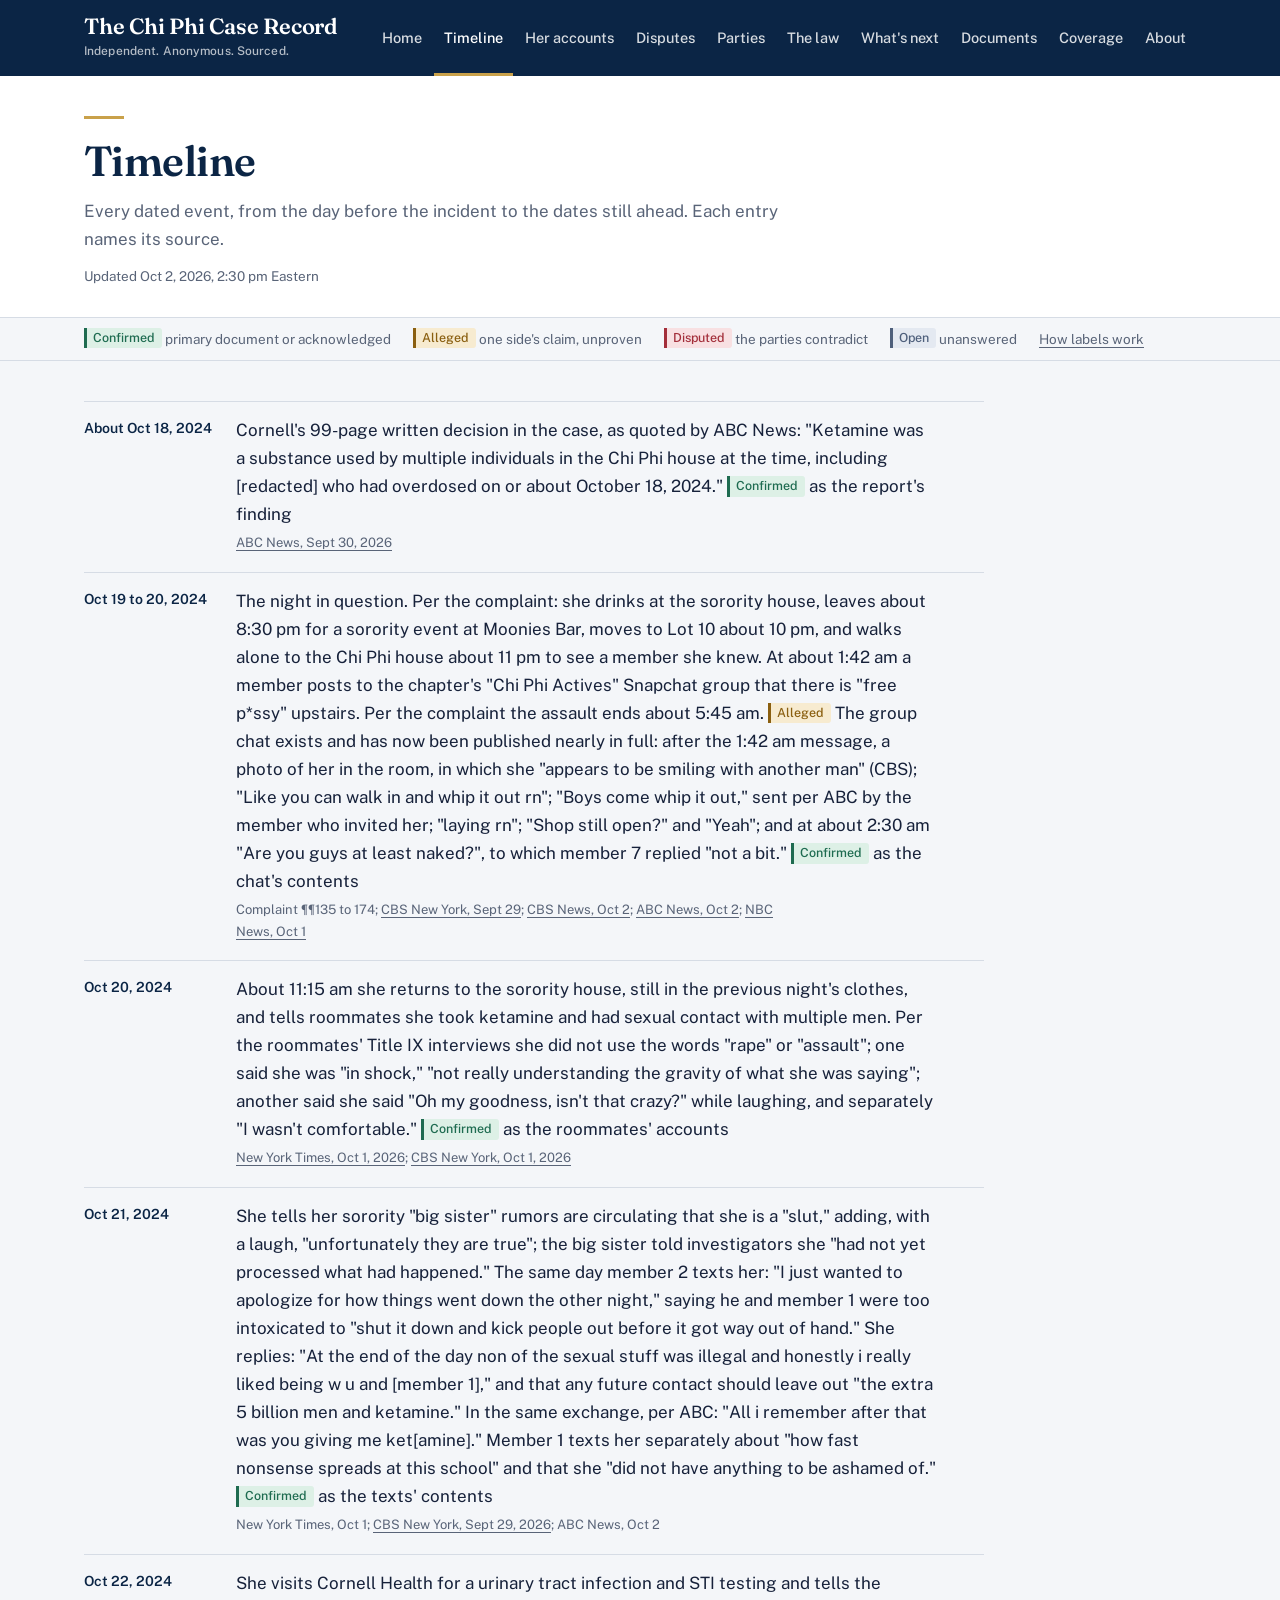
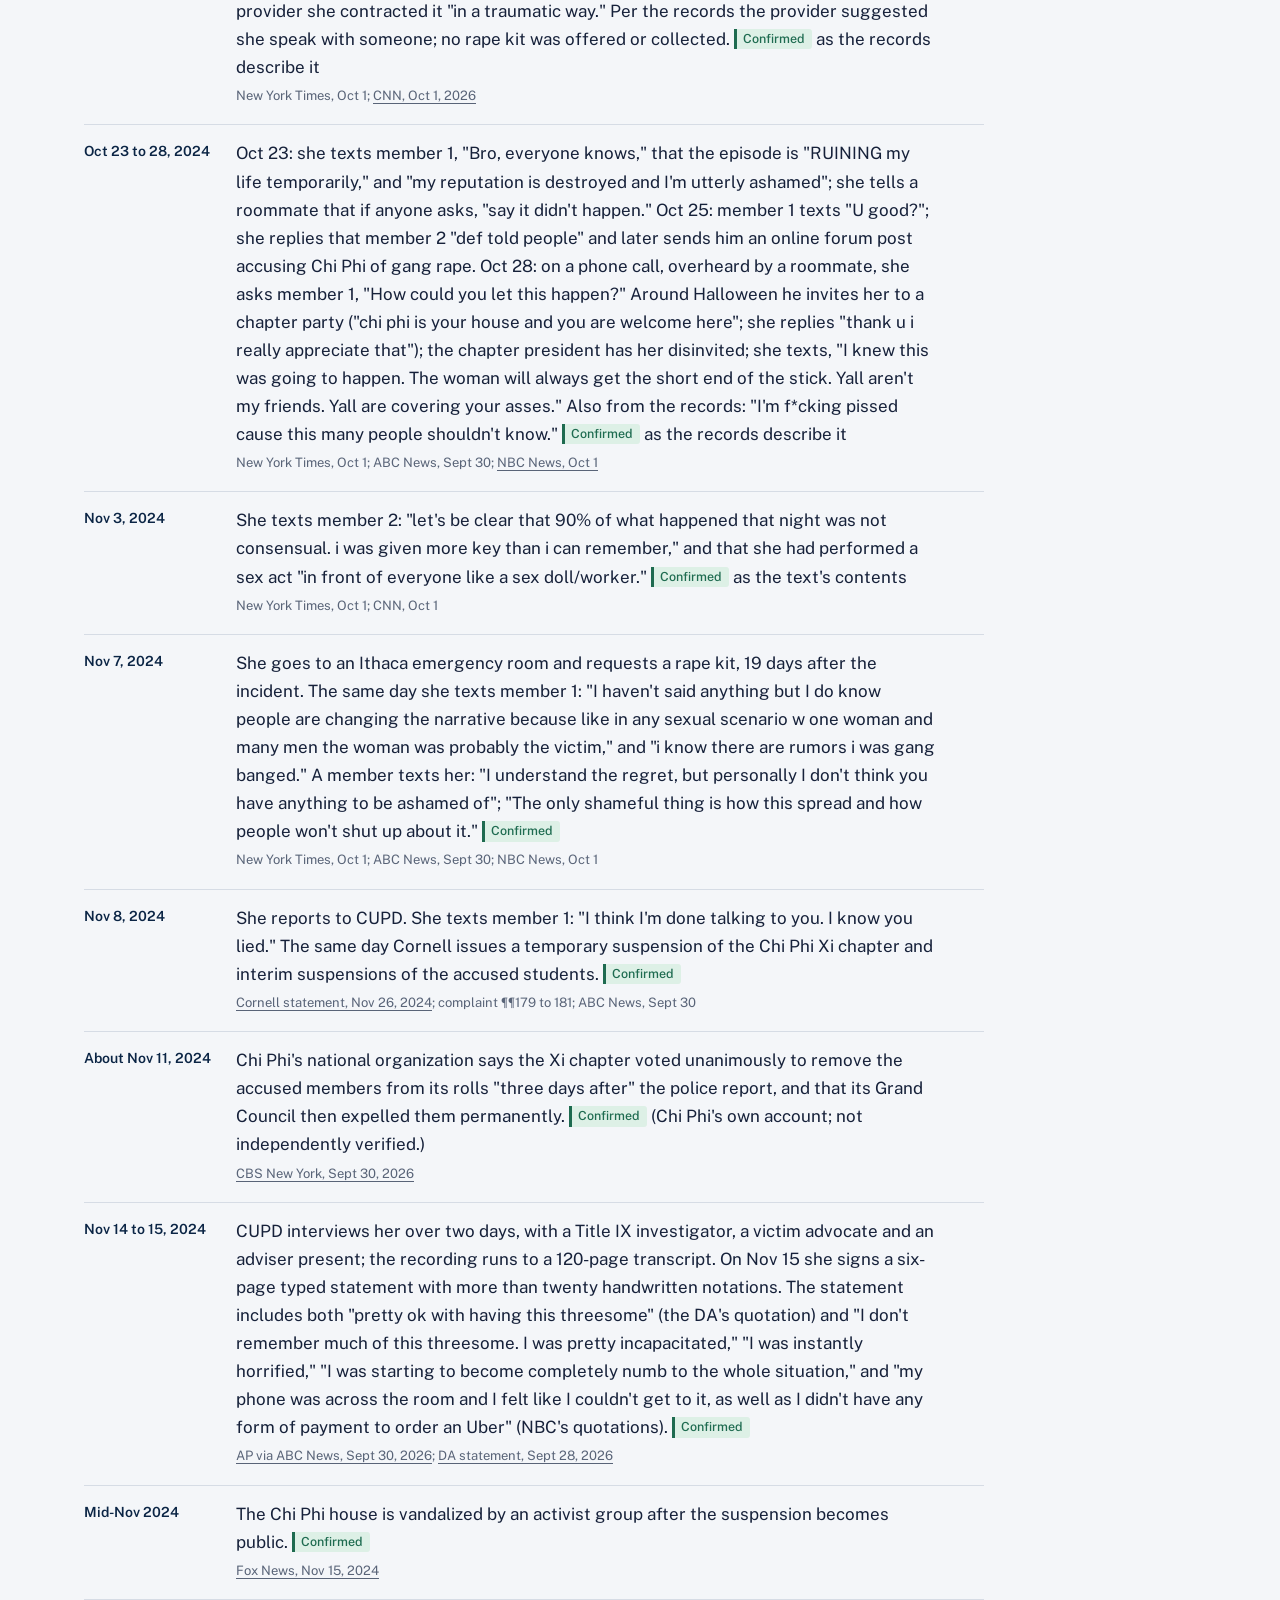
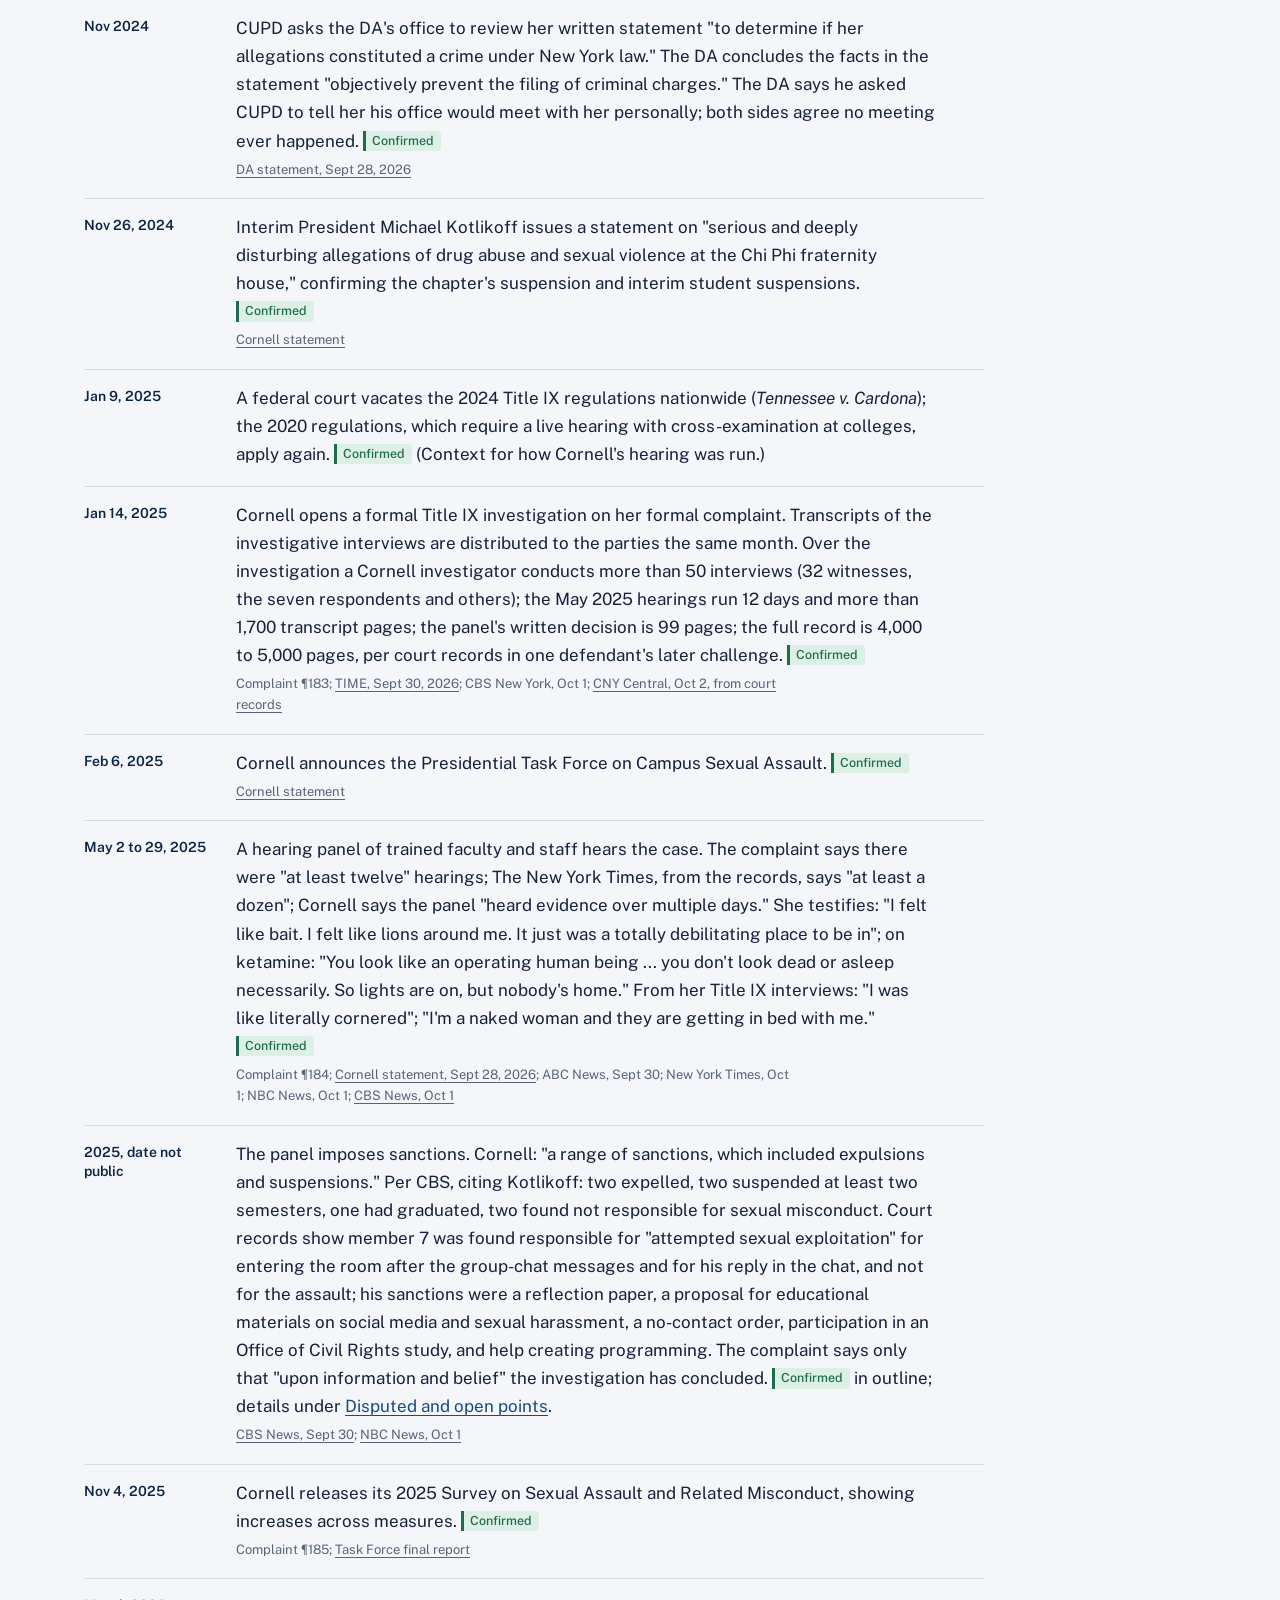
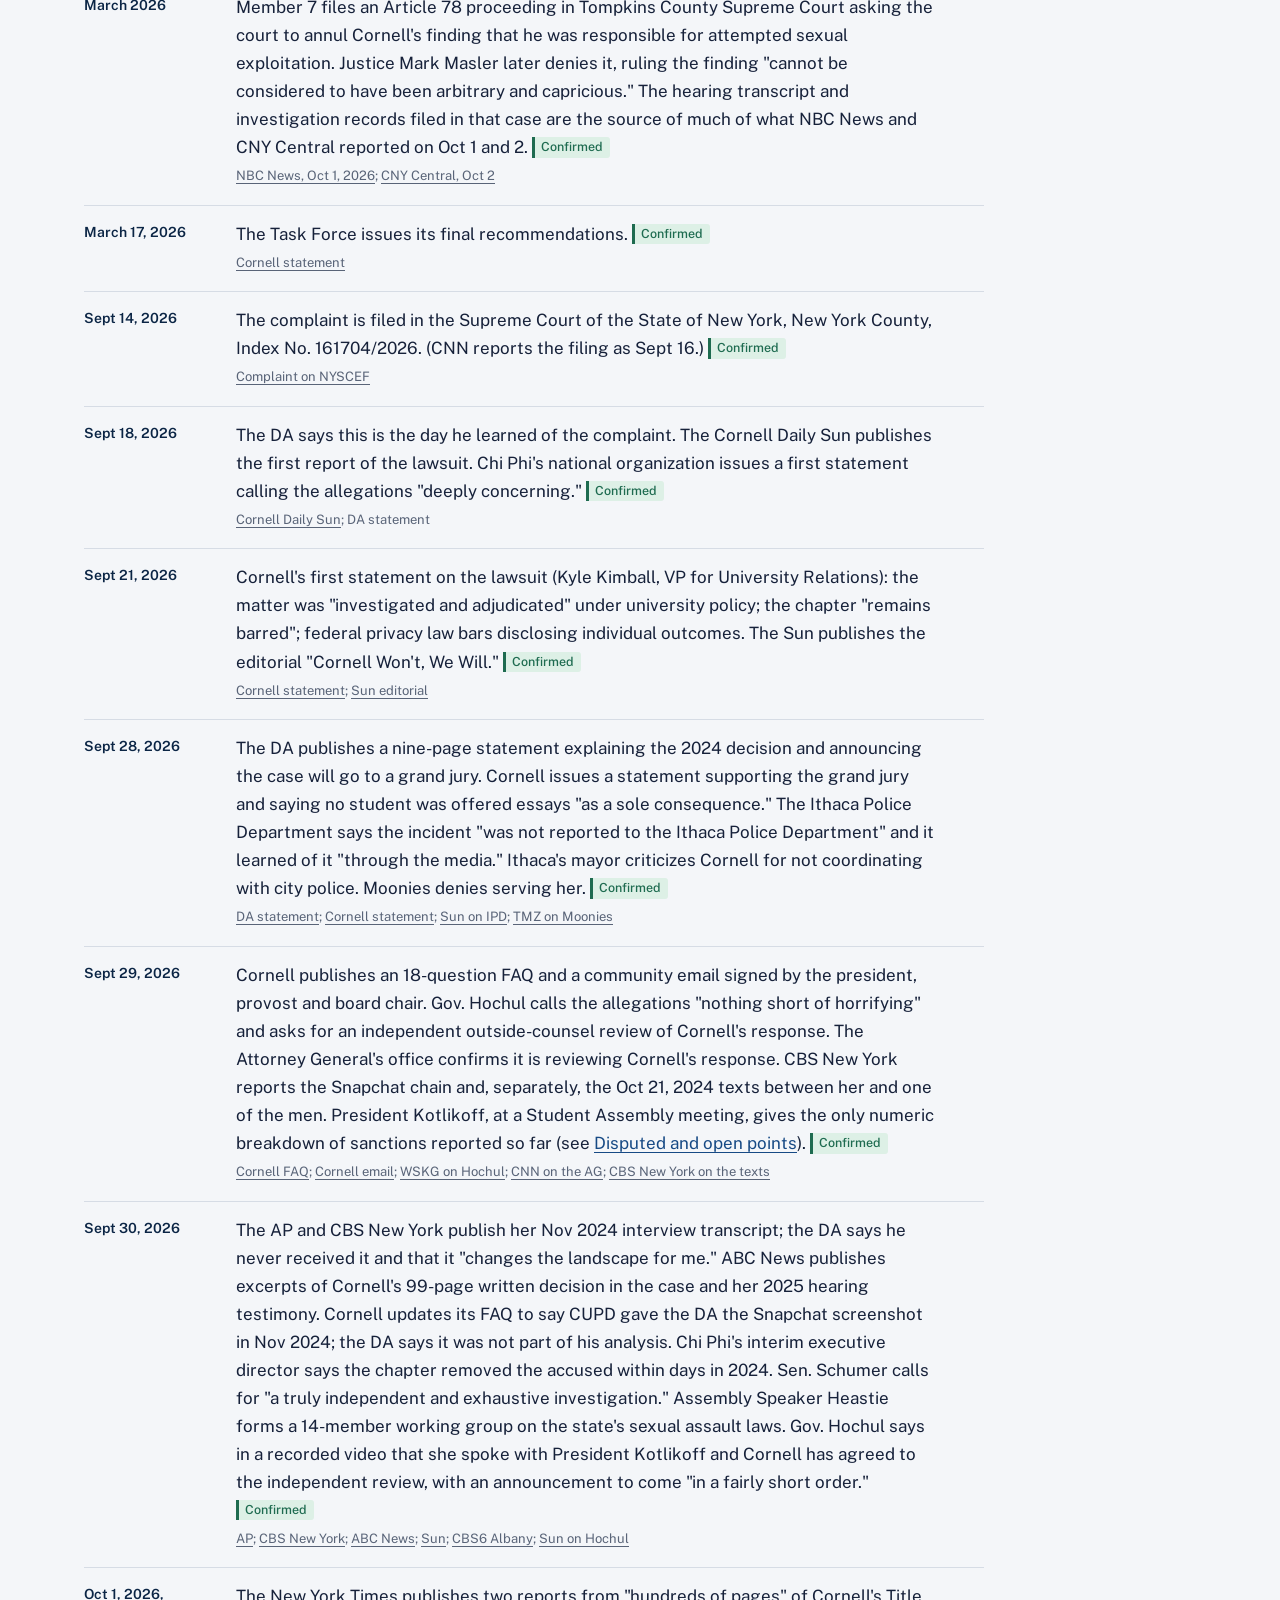
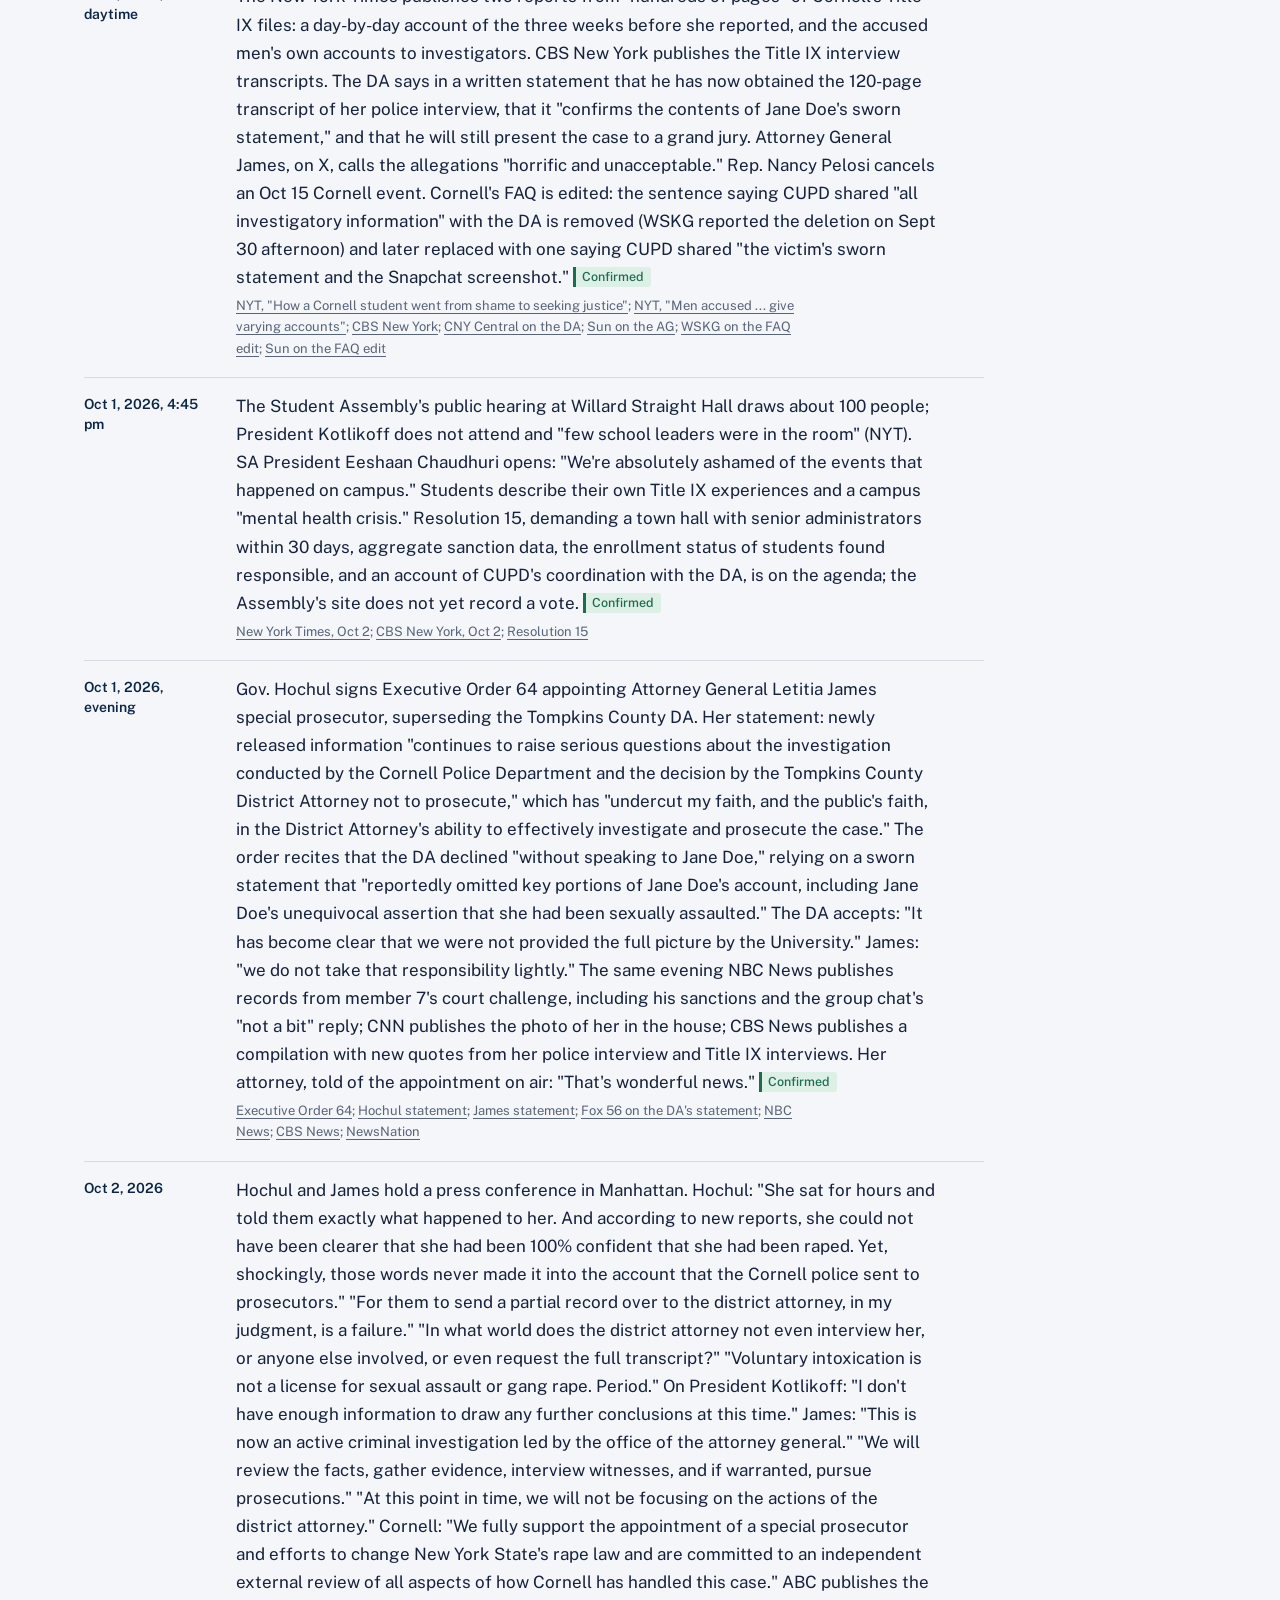
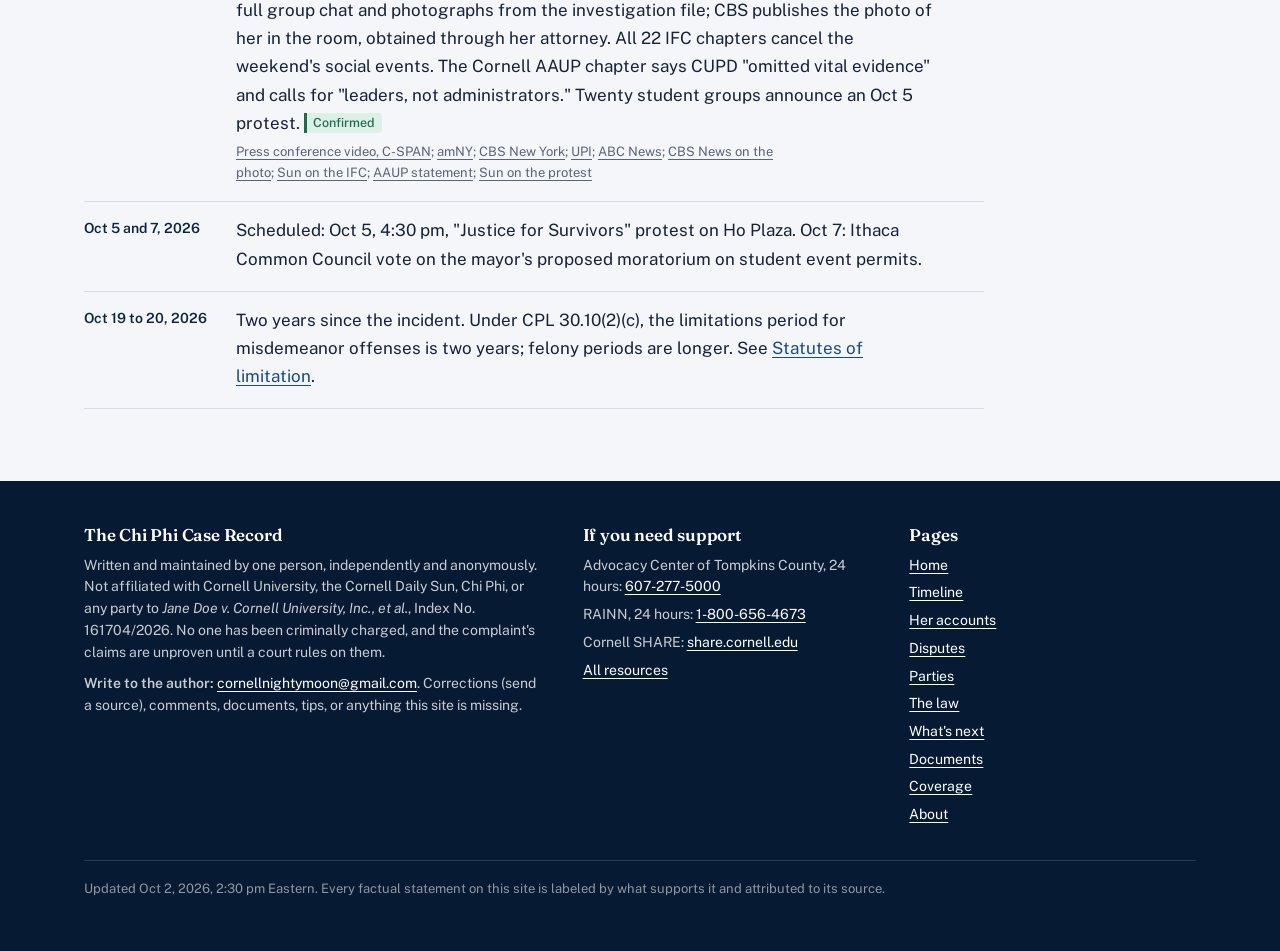
<file: timeline.html>
<!DOCTYPE html>
<html lang="en" class="no-js">
<head>
<meta charset="utf-8">
<meta name="viewport" content="width=device-width, initial-scale=1">
<title>Timeline: The Chi Phi Case Record</title>
<meta name="description" content="Every dated event, from the day before the incident to the dates still ahead. Each entry names its source.">
<link rel="stylesheet" href="style.css">
<script>document.documentElement.className='js';</script>

</head>
<body>
<a class="skip" href="#main">Skip to content</a>
<header class="topbar">
  <div class="topbar-inner">
    <a class="brand" href="index.html"><span class="name">The Chi Phi Case Record</span><span class="tag">Independent. Anonymous. Sourced.</span></a>
    <button class="navbtn" type="button" aria-expanded="false" aria-controls="sitenav">Menu</button>
    <nav class="nav" id="sitenav" aria-label="Site">
      <ul>
        <li><a href="index.html">Home</a></li>
        <li><a href="timeline.html" aria-current="page">Timeline</a></li>
        <li><a href="accounts.html">Her accounts</a></li>
        <li><a href="disputes.html">Disputes</a></li>
        <li><a href="parties.html">Parties</a></li>
        <li><a href="law.html">The law</a></li>
        <li><a href="next.html">What's next</a></li>
        <li><a href="documents.html">Documents</a></li>
        <li><a href="coverage.html">Coverage</a></li>
        <li><a href="about.html">About</a></li>
      </ul>
    </nav>
  </div>
</header>
<div class="pagehead"><div class="pagehead-inner">
  <div class="bar"></div>
  <h1>Timeline</h1>
  <p>Every dated event, from the day before the incident to the dates still ahead. Each entry names its source.</p>
  <p class="meta">Updated Oct 2, 2026, 2:30 pm Eastern</p>
</div></div>
<div class="keybar"><div class="keybar-inner">
  <span class="k"><span class="flag flag-c">Confirmed</span> primary document or acknowledged</span>
  <span class="k"><span class="flag flag-a">Alleged</span> one side's claim, unproven</span>
  <span class="k"><span class="flag flag-d">Disputed</span> the parties contradict</span>
  <span class="k"><span class="flag flag-o">Open</span> unanswered</span>
  <span class="k"><a href="index.html#legend">How labels work</a></span>
</div></div>
<main id="main">
  <div class="container wide">
    <div>
<ol class="timeline">
        <li><time datetime="2024-10-18">About Oct 18, 2024</time><div><p>Cornell's 99-page written decision in the case, as quoted by ABC News: "Ketamine was a substance used by multiple individuals in the Chi Phi house at the time, including [redacted] who had overdosed on or about October 18, 2024." <span class="flag flag-c">Confirmed</span> as the report's finding</p><p class="src"><a href="https://abcnews.com/US/cornell-agrees-independent-review-handled-fraternity-sexual-assault/story?id=136901598">ABC News, Sept 30, 2026</a></p></div></li>
        <li><time datetime="2024-10-19">Oct 19 to 20, 2024</time><div><p>The night in question. Per the complaint: she drinks at the sorority house, leaves about 8:30 pm for a sorority event at Moonies Bar, moves to Lot 10 about 10 pm, and walks alone to the Chi Phi house about 11 pm to see a member she knew. At about 1:42 am a member posts to the chapter's "Chi Phi Actives" Snapchat group that there is "free p*ssy" upstairs. Per the complaint the assault ends about 5:45 am. <span class="flag flag-a">Alleged</span> The group chat exists and has now been published nearly in full: after the 1:42 am message, a photo of her in the room, in which she "appears to be smiling with another man" (CBS); "Like you can walk in and whip it out rn"; "Boys come whip it out," sent per ABC by the member who invited her; "laying rn"; "Shop still open?" and "Yeah"; and at about 2:30 am "Are you guys at least naked?", to which member 7 replied "not a bit." <span class="flag flag-c">Confirmed</span> as the chat's contents</p><p class="src">Complaint ¶¶135 to 174; <a href="https://www.cbsnews.com/newyork/news/cornell-university-rape-allegation-chi-phi-snapchat-conversation/">CBS New York, Sept 29</a>; <a href="https://www.cbsnews.com/news/jane-doe-photo-cornell-rape-snapchat-group/">CBS News, Oct 2</a>; <a href="https://www.wdbo.com/news/national/cornells-jane-doe-said-she-felt-like-sex-doll-after-alleged-rape-newly-reviewed-texts-show/UMLOXE2SYY6TDPACBRGYB7OCWI/">ABC News, Oct 2</a>; <a href="https://www.aol.com/articles/records-insight-one-cornell-student-232332000.html">NBC News, Oct 1</a></p></div></li>
        <li><time datetime="2024-10-20">Oct 20, 2024</time><div><p>About 11:15 am she returns to the sorority house, still in the previous night's clothes, and tells roommates she took ketamine and had sexual contact with multiple men. Per the roommates' Title IX interviews she did not use the words "rape" or "assault"; one said she was "in shock," "not really understanding the gravity of what she was saying"; another said she said "Oh my goodness, isn't that crazy?" while laughing, and separately "I wasn't comfortable." <span class="flag flag-c">Confirmed</span> as the roommates' accounts</p><p class="src"><a href="https://www.inquirer.com/news/nation-world/cornell-university-student-rape-accusations-20261001.html">New York Times, Oct 1, 2026</a>; <a href="https://www.cbsnews.com/newyork/news/cornell-university-alleged-gang-rape-ketamine/">CBS New York, Oct 1, 2026</a></p></div></li>
        <li><time datetime="2024-10-21">Oct 21, 2024</time><div><p>She tells her sorority "big sister" rumors are circulating that she is a "slut," adding, with a laugh, "unfortunately they are true"; the big sister told investigators she "had not yet processed what had happened." The same day member 2 texts her: "I just wanted to apologize for how things went down the other night," saying he and member 1 were too intoxicated to "shut it down and kick people out before it got way out of hand." She replies: "At the end of the day non of the sexual stuff was illegal and honestly i really liked being w u and [member 1]," and that any future contact should leave out "the extra 5 billion men and ketamine." In the same exchange, per ABC: "All i remember after that was you giving me ket[amine]." Member 1 texts her separately about "how fast nonsense spreads at this school" and that she "did not have anything to be ashamed of." <span class="flag flag-c">Confirmed</span> as the texts' contents</p><p class="src">New York Times, Oct 1; <a href="https://www.cbsnews.com/newyork/news/text-messages-reveal-new-details-in-alleged-gang-rape-at-cornell-university/">CBS New York, Sept 29, 2026</a>; ABC News, Oct 2</p></div></li>
        <li><time datetime="2024-10-22">Oct 22, 2024</time><div><p>She visits Cornell Health for a urinary tract infection and STI testing and tells the provider she contracted it "in a traumatic way." Per the records the provider suggested she speak with someone; no rape kit was offered or collected. <span class="flag flag-c">Confirmed</span> as the records describe it</p><p class="src">New York Times, Oct 1; <a href="https://www.kten.com/news/national/what-we-know-about-what-jane-doe-told-cornell-officials-and-friends-about-the-alleged/article_7842e016-c9d1-5dcd-ba2a-b02556cb3388.html">CNN, Oct 1, 2026</a></p></div></li>
        <li><time datetime="2024-10-23">Oct 23 to 28, 2024</time><div><p>Oct 23: she texts member 1, "Bro, everyone knows," that the episode is "RUINING my life temporarily," and "my reputation is destroyed and I'm utterly ashamed"; she tells a roommate that if anyone asks, "say it didn't happen." Oct 25: member 1 texts "U good?"; she replies that member 2 "def told people" and later sends him an online forum post accusing Chi Phi of gang rape. Oct 28: on a phone call, overheard by a roommate, she asks member 1, "How could you let this happen?" Around Halloween he invites her to a chapter party ("chi phi is your house and you are welcome here"; she replies "thank u i really appreciate that"); the chapter president has her disinvited; she texts, "I knew this was going to happen. The woman will always get the short end of the stick. Yall aren't my friends. Yall are covering your asses." Also from the records: "I'm f*cking pissed cause this many people shouldn't know." <span class="flag flag-c">Confirmed</span> as the records describe it</p><p class="src">New York Times, Oct 1; ABC News, Sept 30; <a href="https://www.aol.com/articles/records-insight-one-cornell-student-232332000.html">NBC News, Oct 1</a></p></div></li>
        <li><time datetime="2024-11-03">Nov 3, 2024</time><div><p>She texts member 2: "let's be clear that 90% of what happened that night was not consensual. i was given more key than i can remember," and that she had performed a sex act "in front of everyone like a sex doll/worker." <span class="flag flag-c">Confirmed</span> as the text's contents</p><p class="src">New York Times, Oct 1; CNN, Oct 1</p></div></li>
        <li><time datetime="2024-11-07">Nov 7, 2024</time><div><p>She goes to an Ithaca emergency room and requests a rape kit, 19 days after the incident. The same day she texts member 1: "I haven't said anything but I do know people are changing the narrative because like in any sexual scenario w one woman and many men the woman was probably the victim," and "i know there are rumors i was gang banged." A member texts her: "I understand the regret, but personally I don't think you have anything to be ashamed of"; "The only shameful thing is how this spread and how people won't shut up about it." <span class="flag flag-c">Confirmed</span></p><p class="src">New York Times, Oct 1; ABC News, Sept 30; NBC News, Oct 1</p></div></li>
        <li><time datetime="2024-11-08">Nov 8, 2024</time><div><p>She reports to CUPD. She texts member 1: "I think I'm done talking to you. I know you lied." The same day Cornell issues a temporary suspension of the Chi Phi Xi chapter and interim suspensions of the accused students. <span class="flag flag-c">Confirmed</span></p><p class="src"><a href="https://statements.cornell.edu/2024/20241126-update.cfm">Cornell statement, Nov 26, 2024</a>; complaint ¶¶179 to 181; ABC News, Sept 30</p></div></li>
        <li><time datetime="2024-11-11">About Nov 11, 2024</time><div><p>Chi Phi's national organization says the Xi chapter voted unanimously to remove the accused members from its rolls "three days after" the police report, and that its Grand Council then expelled them permanently. <span class="flag flag-c">Confirmed</span> (Chi Phi's own account; not independently verified.)</p><p class="src"><a href="https://www.cbsnews.com/newyork/news/cornell-university-rape-investigation-chi-phi-statement/">CBS New York, Sept 30, 2026</a></p></div></li>
        <li><time datetime="2024-11-14">Nov 14 to 15, 2024</time><div><p>CUPD interviews her over two days, with a Title IX investigator, a victim advocate and an adviser present; the recording runs to a 120-page transcript. On Nov 15 she signs a six-page typed statement with more than twenty handwritten notations. The statement includes both "pretty ok with having this threesome" (the DA's quotation) and "I don't remember much of this threesome. I was pretty incapacitated," "I was instantly horrified," "I was starting to become completely numb to the whole situation," and "my phone was across the room and I felt like I couldn't get to it, as well as I didn't have any form of payment to order an Uber" (NBC's quotations). <span class="flag flag-c">Confirmed</span></p><p class="src"><a href="https://abcnews.com/US/wireStory/transcript-shows-woman-told-cornell-police-2-years-136903576">AP via ABC News, Sept 30, 2026</a>; <a href="https://www.tompkinscountyny.gov/files/assets/county/v/1/district-attorney/documents/district-attorney-public-statement-9-28-26.pdf">DA statement, Sept 28, 2026</a></p></div></li>
        <li><time datetime="2024-11-15">Mid-Nov 2024</time><div><p>The Chi Phi house is vandalized by an activist group after the suspension becomes public. <span class="flag flag-c">Confirmed</span></p><p class="src"><a href="https://www.foxnews.com/us/ivy-league-fraternity-suspended-vandalized-after-alleged-drug-fueled-attack">Fox News, Nov 15, 2024</a></p></div></li>
        <li><time datetime="2024-11">Nov 2024</time><div><p>CUPD asks the DA's office to review her written statement "to determine if her allegations constituted a crime under New York law." The DA concludes the facts in the statement "objectively prevent the filing of criminal charges." The DA says he asked CUPD to tell her his office would meet with her personally; both sides agree no meeting ever happened. <span class="flag flag-c">Confirmed</span></p><p class="src"><a href="https://www.tompkinscountyny.gov/News-articles/District-Attorney-statement-regarding-Jane-Doe-v.-Cornell-University-et-al">DA statement, Sept 28, 2026</a></p></div></li>
        <li><time datetime="2024-11-26">Nov 26, 2024</time><div><p>Interim President Michael Kotlikoff issues a statement on "serious and deeply disturbing allegations of drug abuse and sexual violence at the Chi Phi fraternity house," confirming the chapter's suspension and interim student suspensions. <span class="flag flag-c">Confirmed</span></p><p class="src"><a href="https://statements.cornell.edu/2024/20241126-update.cfm">Cornell statement</a></p></div></li>
        <li><time datetime="2025-01-09">Jan 9, 2025</time><div><p>A federal court vacates the 2024 Title IX regulations nationwide (<em>Tennessee v. Cardona</em>); the 2020 regulations, which require a live hearing with cross-examination at colleges, apply again. <span class="flag flag-c">Confirmed</span> (Context for how Cornell's hearing was run.)</p></div></li>
        <li><time datetime="2025-01-14">Jan 14, 2025</time><div><p>Cornell opens a formal Title IX investigation on her formal complaint. Transcripts of the investigative interviews are distributed to the parties the same month. Over the investigation a Cornell investigator conducts more than 50 interviews (32 witnesses, the seven respondents and others); the May 2025 hearings run 12 days and more than 1,700 transcript pages; the panel's written decision is 99 pages; the full record is 4,000 to 5,000 pages, per court records in one defendant's later challenge. <span class="flag flag-c">Confirmed</span></p><p class="src">Complaint ¶183; <a href="https://time.com/article/2026/09/30/cornell-fraternity-rape-case-title-ix-new-york-intoxicated-consent/">TIME, Sept 30, 2026</a>; CBS New York, Oct 1; <a href="https://cnycentral.com/newsletter-daily/i-felt-like-bait-court-records-reveal-scope-of-cornell-title-ix-investigation">CNY Central, Oct 2, from court records</a></p></div></li>
        <li><time datetime="2025-02-06">Feb 6, 2025</time><div><p>Cornell announces the Presidential Task Force on Campus Sexual Assault. <span class="flag flag-c">Confirmed</span></p><p class="src"><a href="https://statements.cornell.edu/2025/20250206-task-force.cfm">Cornell statement</a></p></div></li>
        <li><time datetime="2025-05-02">May 2 to 29, 2025</time><div><p>A hearing panel of trained faculty and staff hears the case. The complaint says there were "at least twelve" hearings; The New York Times, from the records, says "at least a dozen"; Cornell says the panel "heard evidence over multiple days." She testifies: "I felt like bait. I felt like lions around me. It just was a totally debilitating place to be in"; on ketamine: "You look like an operating human being ... you don't look dead or asleep necessarily. So lights are on, but nobody's home." From her Title IX interviews: "I was like literally cornered"; "I'm a naked woman and they are getting in bed with me." <span class="flag flag-c">Confirmed</span></p><p class="src">Complaint ¶184; <a href="https://statements.cornell.edu/2026/20260928-da-investigation.cfm">Cornell statement, Sept 28, 2026</a>; ABC News, Sept 30; New York Times, Oct 1; NBC News, Oct 1; <a href="https://www.cbsnews.com/news/jane-doe-cornell-university-rape-allegations-text-messages-transcripts/">CBS News, Oct 1</a></p></div></li>
        <li><time datetime="2025">2025, date not public</time><div><p>The panel imposes sanctions. Cornell: "a range of sanctions, which included expulsions and suspensions." Per CBS, citing Kotlikoff: two expelled, two suspended at least two semesters, one had graduated, two found not responsible for sexual misconduct. Court records show member 7 was found responsible for "attempted sexual exploitation" for entering the room after the group-chat messages and for his reply in the chat, and not for the assault; his sanctions were a reflection paper, a proposal for educational materials on social media and sexual harassment, a no-contact order, participation in an Office of Civil Rights study, and help creating programming. The complaint says only that "upon information and belief" the investigation has concluded. <span class="flag flag-c">Confirmed</span> in outline; details under <a href="disputes.html">Disputed and open points</a>.</p><p class="src"><a href="https://www.cbsnews.com/news/cornell-university-rape-allegations-chi-phi-fraternity-details/">CBS News, Sept 30</a>; <a href="https://www.aol.com/articles/records-insight-one-cornell-student-232332000.html">NBC News, Oct 1</a></p></div></li>
        <li><time datetime="2025-11-04">Nov 4, 2025</time><div><p>Cornell releases its 2025 Survey on Sexual Assault and Related Misconduct, showing increases across measures. <span class="flag flag-c">Confirmed</span></p><p class="src">Complaint ¶185; <a href="https://provost.cornell.edu/initiatives/task-force-sa/tfsa-final-report-2026.pdf">Task Force final report</a></p></div></li>
        <li><time datetime="2026-03">March 2026</time><div><p>Member 7 files an Article 78 proceeding in Tompkins County Supreme Court asking the court to annul Cornell's finding that he was responsible for attempted sexual exploitation. Justice Mark Masler later denies it, ruling the finding "cannot be considered to have been arbitrary and capricious." The hearing transcript and investigation records filed in that case are the source of much of what NBC News and CNY Central reported on Oct 1 and 2. <span class="flag flag-c">Confirmed</span></p><p class="src"><a href="https://www.aol.com/articles/records-insight-one-cornell-student-232332000.html">NBC News, Oct 1, 2026</a>; <a href="https://cnycentral.com/newsletter-daily/i-felt-like-bait-court-records-reveal-scope-of-cornell-title-ix-investigation">CNY Central, Oct 2</a></p></div></li>
        <li><time datetime="2026-03-17">March 17, 2026</time><div><p>The Task Force issues its final recommendations. <span class="flag flag-c">Confirmed</span></p><p class="src"><a href="https://statements.cornell.edu/2026/20260317-tfcsa-final-recommendations.cfm">Cornell statement</a></p></div></li>
        <li><time datetime="2026-09-14">Sept 14, 2026</time><div><p>The complaint is filed in the Supreme Court of the State of New York, New York County, Index No. 161704/2026. (CNN reports the filing as Sept 16.) <span class="flag flag-c">Confirmed</span></p><p class="src"><a href="https://iapps.courts.state.ny.us/nyscef/ViewDocument?docIndex=w3cAcu0L42eUEEFc9PeClw%3D%3D">Complaint on NYSCEF</a></p></div></li>
        <li><time datetime="2026-09-18">Sept 18, 2026</time><div><p>The DA says this is the day he learned of the complaint. The Cornell Daily Sun publishes the first report of the lawsuit. Chi Phi's national organization issues a first statement calling the allegations "deeply concerning." <span class="flag flag-c">Confirmed</span></p><p class="src"><a href="https://www.cornellsun.com/article/2026/09/tccsuykuvb4z">Cornell Daily Sun</a>; DA statement</p></div></li>
        <li><time datetime="2026-09-21">Sept 21, 2026</time><div><p>Cornell's first statement on the lawsuit (Kyle Kimball, VP for University Relations): the matter was "investigated and adjudicated" under university policy; the chapter "remains barred"; federal privacy law bars disclosing individual outcomes. The Sun publishes the editorial "Cornell Won't, We Will." <span class="flag flag-c">Confirmed</span></p><p class="src"><a href="https://statements.cornell.edu/2026/20260921-update.cfm">Cornell statement</a>; <a href="https://www.cornellsun.com/article/2026/09/editorial-cornell-won-t-we-will">Sun editorial</a></p></div></li>
        <li><time datetime="2026-09-28">Sept 28, 2026</time><div><p>The DA publishes a nine-page statement explaining the 2024 decision and announcing the case will go to a grand jury. Cornell issues a statement supporting the grand jury and saying no student was offered essays "as a sole consequence." The Ithaca Police Department says the incident "was not reported to the Ithaca Police Department" and it learned of it "through the media." Ithaca's mayor criticizes Cornell for not coordinating with city police. Moonies denies serving her. <span class="flag flag-c">Confirmed</span></p><p class="src"><a href="https://www.tompkinscountyny.gov/files/assets/county/v/1/district-attorney/documents/district-attorney-public-statement-9-28-26.pdf">DA statement</a>; <a href="https://statements.cornell.edu/2026/20260928-da-investigation.cfm">Cornell statement</a>; <a href="https://www.cornellsun.com/article/2026/09/cmthd1weggdc">Sun on IPD</a>; <a href="https://www.tmz.com/2026/09/28/moonies-bar-denies-serving-cornell-jane-doe-alcohol/">TMZ on Moonies</a></p></div></li>
        <li><time datetime="2026-09-29">Sept 29, 2026</time><div><p>Cornell publishes an 18-question FAQ and a community email signed by the president, provost and board chair. Gov. Hochul calls the allegations "nothing short of horrifying" and asks for an independent outside-counsel review of Cornell's response. The Attorney General's office confirms it is reviewing Cornell's response. CBS New York reports the Snapchat chain and, separately, the Oct 21, 2024 texts between her and one of the men. President Kotlikoff, at a Student Assembly meeting, gives the only numeric breakdown of sanctions reported so far (see <a href="disputes.html">Disputed and open points</a>). <span class="flag flag-c">Confirmed</span></p><p class="src"><a href="https://statements.cornell.edu/2026/20260929-faq.cfm">Cornell FAQ</a>; <a href="https://statements.cornell.edu/2026/20260929-resources-and-support-for-sexual-assault-and-misconduct.cfm">Cornell email</a>; <a href="https://www.wskg.org/regional-news/2026-09-29/nothing-short-of-horrifying-hochul-calls-for-outside-counsel-to-review-cornells-response-to-sexual-assault-case">WSKG on Hochul</a>; <a href="https://www.cnn.com/2026/09/29/us/cornell-university-rape-case-investigation-wwk">CNN on the AG</a>; <a href="https://www.cbsnews.com/newyork/news/text-messages-reveal-new-details-in-alleged-gang-rape-at-cornell-university/">CBS New York on the texts</a></p></div></li>
        <li><time datetime="2026-09-30">Sept 30, 2026</time><div><p>The AP and CBS New York publish her Nov 2024 interview transcript; the DA says he never received it and that it "changes the landscape for me." ABC News publishes excerpts of Cornell's 99-page written decision in the case and her 2025 hearing testimony. Cornell updates its FAQ to say CUPD gave the DA the Snapchat screenshot in Nov 2024; the DA says it was not part of his analysis. Chi Phi's interim executive director says the chapter removed the accused within days in 2024. Sen. Schumer calls for "a truly independent and exhaustive investigation." Assembly Speaker Heastie forms a 14-member working group on the state's sexual assault laws. Gov. Hochul says in a recorded video that she spoke with President Kotlikoff and Cornell has agreed to the independent review, with an announcement to come "in a fairly short order." <span class="flag flag-c">Confirmed</span></p><p class="src"><a href="https://abcnews.com/US/wireStory/transcript-shows-woman-told-cornell-police-2-years-136903576">AP</a>; <a href="https://www.cbsnews.com/newyork/news/cornell-university-rape-case-district-attorney-campus-police-interview/">CBS New York</a>; <a href="https://abcnews.com/US/cornell-agrees-independent-review-handled-fraternity-sexual-assault/story?id=136901598">ABC News</a>; <a href="https://www.cornellsun.com/article/2026/09/cornell-releases-faq-on-alleged-chi-phi-gang-rape-contradicts-d-a">Sun</a>; <a href="https://cbs6albany.com/news/local/new-york-lawmakers-form-working-group-to-review-sexual-assault-laws-cornell-university-wrgb">CBS6 Albany</a>; <a href="https://www.cornellsun.com/article/2026/10/cornell-agrees-to-independent-review-alleged-chi-phi-gang-rape">Sun on Hochul</a></p></div></li>
        <li><time datetime="2026-10-01">Oct 1, 2026, daytime</time><div><p>The New York Times publishes two reports from "hundreds of pages" of Cornell's Title IX files: a day-by-day account of the three weeks before she reported, and the accused men's own accounts to investigators. CBS New York publishes the Title IX interview transcripts. The DA says in a written statement that he has now obtained the 120-page transcript of her police interview, that it "confirms the contents of Jane Doe's sworn statement," and that he will still present the case to a grand jury. Attorney General James, on X, calls the allegations "horrific and unacceptable." Rep. Nancy Pelosi cancels an Oct 15 Cornell event. Cornell's FAQ is edited: the sentence saying CUPD shared "all investigatory information" with the DA is removed (WSKG reported the deletion on Sept 30 afternoon) and later replaced with one saying CUPD shared "the victim's sworn statement and the Snapchat screenshot." <span class="flag flag-c">Confirmed</span></p><p class="src"><a href="https://www.inquirer.com/news/nation-world/cornell-university-student-rape-accusations-20261001.html">NYT, "How a Cornell student went from shame to seeking justice"</a>; <a href="https://gvwire.com/2026/10/01/men-accused-in-cornell-sex-assault-suit-give-varying-accounts-of-night/">NYT, "Men accused ... give varying accounts"</a>; <a href="https://www.cbsnews.com/newyork/news/cornell-university-alleged-gang-rape-ketamine/">CBS New York</a>; <a href="https://cnycentral.com/news/local/rep-pelosi-cancels-cornell-event-visit-amid-alleged-rape-investigation-headlines-rape-sexual-assault-nancy-governor-hochul-willard-straight-hall-facebook-twitter-instagram-x">CNY Central on the DA</a>; <a href="https://www.cornellsun.com/article/2026/10/new-york-attorney-general-launches-review-into-cornell-s-handling-of-alleged-chi-phi-gang-rape">Sun on the AG</a>; <a href="https://www.wskg.org/regional-news/2026-10-01/cornell-quietly-edits-faq-page-about-fraternity-sexual-assault-allegations-amid-public-backlash">WSKG on the FAQ edit</a>; <a href="https://www.cornellsun.com/article/2026/10/faq-edited-cornell-removes-statement-that-all-investigatory-information-was-shared-with-da-in-alleged-chi-phi-gang-rape">Sun on the FAQ edit</a></p></div></li>
        <li><time datetime="2026-10-01">Oct 1, 2026, 4:45 pm</time><div><p>The Student Assembly's public hearing at Willard Straight Hall draws about 100 people; President Kotlikoff does not attend and "few school leaders were in the room" (NYT). SA President Eeshaan Chaudhuri opens: "We're absolutely ashamed of the events that happened on campus." Students describe their own Title IX experiences and a campus "mental health crisis." Resolution 15, demanding a town hall with senior administrators within 30 days, aggregate sanction data, the enrollment status of students found responsible, and an account of CUPD's coordination with the DA, is on the agenda; the Assembly's site does not yet record a vote. <span class="flag flag-c">Confirmed</span></p><p class="src"><a href="https://www.inquirer.com/news/nation-world/cornell-students-sexual-assault-meeting-20261002.html">New York Times, Oct 2</a>; <a href="https://www.cbsnews.com/newyork/news/cornell-university-gang-rape-allegations-student-assembly-town-hall/">CBS New York, Oct 2</a>; <a href="https://assembly.cornell.edu/resolutions/student-assembly/sa-r15-2026-2027">Resolution 15</a></p></div></li>
        <li><time datetime="2026-10-01">Oct 1, 2026, evening</time><div><p>Gov. Hochul signs Executive Order 64 appointing Attorney General Letitia James special prosecutor, superseding the Tompkins County DA. Her statement: newly released information "continues to raise serious questions about the investigation conducted by the Cornell Police Department and the decision by the Tompkins County District Attorney not to prosecute," which has "undercut my faith, and the public's faith, in the District Attorney's ability to effectively investigate and prosecute the case." The order recites that the DA declined "without speaking to Jane Doe," relying on a sworn statement that "reportedly omitted key portions of Jane Doe's account, including Jane Doe's unequivocal assertion that she had been sexually assaulted." The DA accepts: "It has become clear that we were not provided the full picture by the University." James: "we do not take that responsibility lightly." The same evening NBC News publishes records from member 7's court challenge, including his sanctions and the group chat's "not a bit" reply; CNN publishes the photo of her in the house; CBS News publishes a compilation with new quotes from her police interview and Title IX interviews. Her attorney, told of the appointment on air: "That's wonderful news." <span class="flag flag-c">Confirmed</span></p><p class="src"><a href="https://www.governor.ny.gov/executive-order/no-64-appointing-special-prosecutor-investigate-and-if-warranted-prosecute-matters">Executive Order 64</a>; <a href="https://www.governor.ny.gov/news/statement-governor-hochul-cornell-university-sexual-assault-case-0">Hochul statement</a>; <a href="https://ag.ny.gov/press-release/2026/attorney-general-james-releases-statement-appointment-special-prosecutor">James statement</a>; <a href="https://fox56.com/newsletter-daily/governor-hochul-pulls-tompkins-county-da-from-cornell-rape-case-nys-ag-takes-over">Fox 56 on the DA's statement</a>; <a href="https://www.aol.com/articles/records-insight-one-cornell-student-232332000.html">NBC News</a>; <a href="https://www.cbsnews.com/news/jane-doe-cornell-university-rape-allegations-text-messages-transcripts/">CBS News</a>; <a href="https://www.newsnationnow.com/cuomo-show/cornell-7-special-prosecutor/">NewsNation</a></p></div></li>
        <li><time datetime="2026-10-02">Oct 2, 2026</time><div><p>Hochul and James hold a press conference in Manhattan. Hochul: "She sat for hours and told them exactly what happened to her. And according to new reports, she could not have been clearer that she had been 100% confident that she had been raped. Yet, shockingly, those words never made it into the account that the Cornell police sent to prosecutors." "For them to send a partial record over to the district attorney, in my judgment, is a failure." "In what world does the district attorney not even interview her, or anyone else involved, or even request the full transcript?" "Voluntary intoxication is not a license for sexual assault or gang rape. Period." On President Kotlikoff: "I don't have enough information to draw any further conclusions at this time." James: "This is now an active criminal investigation led by the office of the attorney general." "We will review the facts, gather evidence, interview witnesses, and if warranted, pursue prosecutions." "At this point in time, we will not be focusing on the actions of the district attorney." Cornell: "We fully support the appointment of a special prosecutor and efforts to change New York State's rape law and are committed to an independent external review of all aspects of how Cornell has handled this case." ABC publishes the full group chat and photographs from the investigation file; CBS publishes the photo of her in the room, obtained through her attorney. All 22 IFC chapters cancel the weekend's social events. The Cornell AAUP chapter says CUPD "omitted vital evidence" and calls for "leaders, not administrators." Twenty student groups announce an Oct 5 protest. <span class="flag flag-c">Confirmed</span></p><p class="src"><a href="https://www.c-span.org/program/news-conference/ny-gov-kathy-hochul-ag-letitia-james-hold-press-conference-on-cornell-sexual-assault-investigation/686008">Press conference video, C-SPAN</a>; <a href="https://www.amny.com/news/cornell-7-case-hochul-james-rape-investigation/">amNY</a>; <a href="https://www.cbsnews.com/newyork/news/cornell-university-case-letitia-james-special-prosecutor/">CBS New York</a>; <a href="https://www.upi.com/Top_News/US/2026/10/02/new-york-governor-hochul-james-cornell-frat-rape-case/6461790954676">UPI</a>; <a href="https://www.wdbo.com/news/national/cornells-jane-doe-said-she-felt-like-sex-doll-after-alleged-rape-newly-reviewed-texts-show/UMLOXE2SYY6TDPACBRGYB7OCWI/">ABC News</a>; <a href="https://www.cbsnews.com/news/jane-doe-photo-cornell-rape-snapchat-group/">CBS News on the photo</a>; <a href="https://www.cornellsun.com/article/2026/10/cornell-interfraternity-council-presidents-unanimously-vote-to-cancel-all-parties-this-weekend">Sun on the IFC</a>; <a href="https://www.cornellsun.com/article/2026/10/cornell-aaup-statement-against-sexual-violence">AAUP statement</a>; <a href="https://www.cornellsun.com/article/2026/10/twenty-student-organizations-to-host-justice-for-survivors-protest-at-cornell">Sun on the protest</a></p></div></li>
        <li><time datetime="2026-10-05">Oct 5 and 7, 2026</time><div><p>Scheduled: Oct 5, 4:30 pm, "Justice for Survivors" protest on Ho Plaza. Oct 7: Ithaca Common Council vote on the mayor's proposed moratorium on student event permits.</p></div></li>
        <li><time datetime="2026-10-19">Oct 19 to 20, 2026</time><div><p>Two years since the incident. Under CPL 30.10(2)(c), the limitations period for misdemeanor offenses is two years; felony periods are longer. See <a href="law.html#law-sol">Statutes of limitation</a>.</p></div></li>
      </ol>
    </div>
  </div>
</main>
<footer>
  <div class="foot-inner">
    <div>
      <h2>The Chi Phi Case Record</h2>
      <p>Written and maintained by one person, independently and anonymously. Not affiliated with Cornell University, the Cornell Daily Sun, Chi Phi, or any party to <em>Jane Doe v. Cornell University, Inc., et al.</em>, Index No. 161704/2026. No one has been criminally charged, and the complaint's claims are unproven until a court rules on them.</p>
      <p><strong>Write to the author:</strong> <a href="mailto:cornellnightymoon@gmail.com">cornellnightymoon@gmail.com</a>. Corrections (send a source), comments, documents, tips, or anything this site is missing.</p>
    </div>
    <div>
      <h2>If you need support</h2>
      <ul>
        <li>Advocacy Center of Tompkins County, 24 hours: <a href="tel:+16072775000">607-277-5000</a></li>
        <li>RAINN, 24 hours: <a href="tel:+18006564673">1-800-656-4673</a></li>
        <li>Cornell SHARE: <a href="https://share.cornell.edu">share.cornell.edu</a></li>
        <li><a href="about.html#resources">All resources</a></li>
      </ul>
    </div>
    <div>
      <h2>Pages</h2>
      <ul>
        <li><a href="index.html">Home</a></li><li><a href="timeline.html">Timeline</a></li><li><a href="accounts.html">Her accounts</a></li><li><a href="disputes.html">Disputes</a></li><li><a href="parties.html">Parties</a></li><li><a href="law.html">The law</a></li><li><a href="next.html">What's next</a></li><li><a href="documents.html">Documents</a></li><li><a href="coverage.html">Coverage</a></li><li><a href="about.html">About</a></li>
      </ul>
    </div>
  </div>
  <div class="foot-bottom">Updated Oct 2, 2026, 2:30 pm Eastern. Every factual statement on this site is labeled by what supports it and attributed to its source.</div>
</footer>
<script>
(function(){
  var b=document.querySelector('.navbtn'),n=document.getElementById('sitenav');
  if(b&&n){b.addEventListener('click',function(){var o=n.classList.toggle('open');b.setAttribute('aria-expanded',o?'true':'false');});}
})();

</script>
</body>
</html>
</file>
<file: style.css>
@font-face{font-family:'Fraunces';font-style:normal;font-weight:100 900;font-display:swap;src:url(fonts/fraunces-latin-opsz-normal.woff2) format('woff2-variations'),url(fonts/fraunces-latin-opsz-normal.woff2) format('woff2')}
@font-face{font-family:'Public Sans';font-style:normal;font-weight:100 900;font-display:swap;src:url(fonts/public-sans-latin-wght-normal.woff2) format('woff2-variations'),url(fonts/public-sans-latin-wght-normal.woff2) format('woff2')}
@font-face{font-family:'Public Sans';font-style:italic;font-weight:100 900;font-display:swap;src:url(fonts/public-sans-latin-wght-italic.woff2) format('woff2-variations'),url(fonts/public-sans-latin-wght-italic.woff2) format('woff2')}
:root{
  --navy:#0B2545;
  --navy-2:#143A6B;
  --navy-deep:#071A33;
  --head:#0B2545;
  --gold:#C9A14A;
  --paper:#F4F6F9;
  --surface:#FFFFFF;
  --ink:#16213A;
  --ink-2:#596478;
  --rule:#D6DCE5;
  --link:#174A85;
  --c-fg:#1E6B50; --c-bg:#DDF0E6;
  --a-fg:#8A5F10; --a-bg:#F7EBD0;
  --d-fg:#A32E3A; --d-bg:#F8E0E2;
  --o-fg:#4E5F7B; --o-bg:#E4E9F1;
  --display:'Fraunces',Georgia,'Times New Roman',serif;
  --sans:'Public Sans',system-ui,-apple-system,'Segoe UI',Helvetica,Arial,sans-serif;
}
@media (prefers-color-scheme: dark){
  :root{
    --paper:#0F1622;
    --surface:#161F2E;
    --ink:#E6EBF2;
    --ink-2:#A7B1C2;
    --rule:#2B3748;
    --link:#8FB6EA;
    --navy-2:#1C4A86;
    --head:#DCE6F5;
    --c-fg:#7FD4AE; --c-bg:#173328;
    --a-fg:#E7BF6A; --a-bg:#3A2D10;
    --d-fg:#F19AA3; --d-bg:#3F1C21;
    --o-fg:#B5C2D8; --o-bg:#232E3E;
  }
}
*{box-sizing:border-box}
html{background:var(--paper)}
body{margin:0;color:var(--ink);background:var(--paper);font-family:var(--sans);font-size:17px;line-height:1.65;-webkit-font-smoothing:antialiased}
a{color:var(--link);text-decoration:underline;text-decoration-thickness:1px;text-underline-offset:3px}
a:hover{text-decoration-thickness:2px}
:focus-visible{outline:2px solid var(--gold);outline-offset:3px}
h1,h2,h3,h4{font-family:var(--display);font-optical-sizing:auto;font-weight:600;color:var(--head);letter-spacing:-0.012em;line-height:1.18;margin:0}
h2{font-size:30px;margin:0 0 16px}
h3{font-size:22px;margin:36px 0 10px}
h4{font-size:18px;margin:24px 0 6px}
p{margin:0 0 14px}
p,li,blockquote{max-width:70ch}
ul,ol{padding-left:22px;margin:0 0 16px}
li{margin:0 0 8px}
li p{margin:0 0 6px}
strong{font-weight:600}
em{font-style:italic}
blockquote{margin:10px 0 18px;padding:4px 0 4px 18px;border-left:3px solid var(--gold)}
blockquote p{margin:0 0 6px}
blockquote cite{display:block;font-size:13px;color:var(--ink-2);font-style:normal;margin-top:4px}
small,.small{font-size:14px;color:var(--ink-2)}
hr{border:0;border-top:1px solid var(--rule);margin:40px 0}
.skip{position:absolute;left:-999px;top:8px;background:var(--gold);color:var(--navy);padding:8px 12px;border-radius:3px;z-index:10;font-weight:600;text-decoration:none}
.skip:focus{left:8px}

.topbar{background:var(--navy);color:#fff}
.topbar-inner{max-width:1160px;margin:0 auto;padding:0 24px;display:flex;align-items:stretch;justify-content:space-between;gap:16px;flex-wrap:wrap}
.brand{display:flex;flex-direction:column;justify-content:center;padding:14px 0;color:#fff;text-decoration:none}
.brand .name{font-family:var(--display);font-weight:600;font-size:22px;letter-spacing:-0.01em;line-height:1.1}
.brand .tag{font-size:12px;font-weight:500;color:rgba(255,255,255,.7);margin-top:4px;letter-spacing:.01em}
.brand:hover .name{text-decoration:underline;text-decoration-color:var(--gold);text-decoration-thickness:2px;text-underline-offset:5px}
.navbtn{display:none;align-self:center;background:transparent;color:#fff;border:1px solid rgba(255,255,255,.4);border-radius:4px;padding:8px 14px;font:inherit;font-size:14px;font-weight:500;cursor:pointer}
.nav ul{list-style:none;display:flex;gap:2px;margin:0;padding:0;height:100%}
.nav li{margin:0}
.nav a{display:flex;align-items:center;height:100%;padding:24px 10px 21px;color:rgba(255,255,255,.84);text-decoration:none;font-size:14.5px;font-weight:500;border-bottom:3px solid transparent;white-space:nowrap}
.nav a:hover{color:#fff;border-bottom-color:rgba(255,255,255,.35)}
.nav a[aria-current="page"]{color:#fff;border-bottom-color:var(--gold)}

.hero{background:var(--navy);color:#fff;border-top:1px solid rgba(255,255,255,.1)}
.hero-inner{max-width:1160px;margin:0 auto;padding:60px 24px 56px}
.hero .bar{width:56px;height:4px;background:var(--gold);margin:0 0 26px}
.hero h1{color:#fff;font-size:clamp(34px,4.8vw,56px);max-width:19ch;margin:0 0 18px;line-height:1.08}
.hero p{color:rgba(255,255,255,.84);font-size:19px;max-width:60ch;margin:0 0 10px}
.hero .meta{font-size:14px;color:rgba(255,255,255,.62);margin:18px 0 0}
.hero .meta a{color:rgba(255,255,255,.85)}

.pagehead{background:var(--surface);border-bottom:1px solid var(--rule)}
.pagehead-inner{max-width:1160px;margin:0 auto;padding:40px 24px 30px}
.pagehead .bar{width:40px;height:3px;background:var(--gold);margin:0 0 18px}
.pagehead h1{font-size:clamp(30px,3.6vw,42px);margin:0 0 10px}
.pagehead p{margin:0;color:var(--ink-2);max-width:70ch;font-size:17px}
.pagehead .meta{margin-top:12px;font-size:13.5px;color:var(--ink-2)}

.keybar{background:var(--paper);border-bottom:1px solid var(--rule)}
.keybar-inner{max-width:1160px;margin:0 auto;padding:10px 24px;display:flex;flex-wrap:wrap;gap:8px 22px;align-items:center;font-size:13.5px;color:var(--ink-2)}
.keybar span.k{white-space:nowrap}
.keybar a{color:var(--ink-2)}

.container{max-width:1160px;margin:0 auto;padding:0 24px}
main{padding:40px 0 72px}
.prose{max-width:820px}
.wide{max-width:1160px}
section{margin:0 0 56px}
section:last-child{margin-bottom:0}
.lead{font-size:19px;color:var(--ink-2);max-width:66ch}

.flag{display:inline-block;font-size:12.5px;font-weight:500;line-height:1;padding:4px 7px 4px 6px;border-left:3px solid;border-radius:0 3px 3px 0;vertical-align:2px;white-space:nowrap}
.flag-c{color:var(--c-fg);background:var(--c-bg);border-color:var(--c-fg)}
.flag-a{color:var(--a-fg);background:var(--a-bg);border-color:var(--a-fg)}
.flag-d{color:var(--d-fg);background:var(--d-bg);border-color:var(--d-fg)}
.flag-o{color:var(--o-fg);background:var(--o-bg);border-color:var(--o-fg)}
.flag-v{color:#fff;background:var(--navy-2);border-color:var(--gold)}
.view{background:var(--surface);border:1px solid var(--rule);border-top:4px solid var(--gold);border-radius:4px;padding:26px 28px 10px;margin:0 0 56px}
.view h2{margin-top:0}
.view .viewlabel{font-size:14.5px;color:var(--ink-2);margin:0 0 18px;padding:0 0 14px;border-bottom:1px solid var(--rule);max-width:none}
.view p{max-width:72ch}
.view li{max-width:72ch}
@media (max-width:520px){.view{padding:20px 16px 6px}}

.legend{background:var(--surface);border:1px solid var(--rule);border-radius:4px;padding:20px 22px;font-size:14.5px;line-height:1.5;max-width:820px}
.legend h2{font-size:20px;margin:0 0 12px}
.legend ul{list-style:none;padding:0;margin:0}
.legend li{display:grid;grid-template-columns:100px 1fr;gap:12px;margin:0 0 10px;align-items:start;max-width:none}
.legend li:last-child{margin-bottom:0}
.legend .flag{justify-self:start}

.panel{background:var(--surface);border:1px solid var(--rule);border-left:4px solid var(--navy);border-radius:4px;padding:20px 24px 14px;margin:0 0 20px}
@media (prefers-color-scheme: dark){.panel{border-left-color:var(--gold)}}
.panel ul{margin:0}
.panel li{max-width:none;margin:0 0 12px}
.asof{font-size:14px;color:var(--ink-2);margin:0 0 12px}

.mean{margin:14px 0 22px;padding:14px 18px 12px;border-left:3px solid var(--navy-2);background:var(--o-bg);border-radius:0 4px 4px 0;max-width:74ch}
.mean .mean-label{font-size:13px;font-weight:600;color:var(--navy-2);display:block;margin:0 0 4px}
@media (prefers-color-scheme: dark){.mean .mean-label{color:#B9CCEB}}
.mean p{margin:0 0 8px;max-width:none}
.mean p:last-child{margin-bottom:0}

.note{font-size:14.5px;line-height:1.55;color:var(--ink-2);background:var(--surface);border:1px solid var(--rule);border-radius:4px;padding:12px 16px;margin:0 0 20px;max-width:74ch}
.note p{margin:0 0 8px;max-width:none}
.note p:last-child{margin:0}

.explore{display:grid;grid-template-columns:repeat(2,minmax(0,1fr));gap:0 48px;margin:6px 0 0;max-width:980px}
.explore a{display:block;padding:18px 0 18px;border-top:1px solid var(--rule);text-decoration:none;color:inherit}
.explore .t{font-family:var(--display);font-size:22px;font-weight:600;color:var(--head);margin:0 0 4px;line-height:1.2}
.explore .d{font-size:15px;color:var(--ink-2);margin:0;max-width:none}
.explore a:hover .t{text-decoration:underline;text-decoration-color:var(--gold);text-decoration-thickness:2px;text-underline-offset:5px}

table{width:100%;border-collapse:collapse;font-size:15px;line-height:1.5;margin:14px 0 10px}
th{text-align:left;font-weight:600;padding:10px 12px 10px 0;border-bottom:2px solid var(--head);vertical-align:bottom;color:var(--head)}
td{padding:12px 14px 12px 0;border-bottom:1px solid var(--rule);vertical-align:top}
th:last-child,td:last-child{padding-right:0}
td p{margin:0 0 8px;max-width:none}
td p:last-child{margin:0}
.compare td:first-child{font-family:var(--display);font-weight:600;font-size:17px;line-height:1.3;width:16%;color:var(--head)}
.compare th{font-size:14px}
.compare th .small{display:block;font-weight:400;margin-top:2px}
.disputes td:first-child{font-family:var(--display);font-weight:600;font-size:17px;line-height:1.3;width:20%;color:var(--head)}
.disputes td:last-child{width:17%}
.cov td:first-child{white-space:nowrap;width:96px;color:var(--ink-2)}
.cov td:nth-child(2){width:170px}
.filter{font:inherit;font-size:15px;padding:10px 12px;border:1px solid var(--rule);border-radius:4px;background:var(--surface);color:var(--ink);width:100%;max-width:440px;margin:4px 0 6px}
.filter::placeholder{color:var(--ink-2)}

.timeline{list-style:none;padding:0;margin:0;max-width:900px}
.timeline li{display:grid;grid-template-columns:132px 1fr;gap:20px;padding:14px 0;border-top:1px solid var(--rule);max-width:none;margin:0}
.timeline li:last-child{border-bottom:1px solid var(--rule)}
.timeline time{font-size:14px;font-weight:600;color:var(--head);padding-top:3px;line-height:1.4}
.timeline p{margin:0 0 4px;max-width:70ch}
.timeline .src{font-size:13px;color:var(--ink-2)}
.timeline .src a{color:var(--ink-2)}

.docs h3{margin-top:30px}
.docs ul{list-style:none;padding:0;max-width:900px}
.docs li{padding:10px 0;border-top:1px solid var(--rule);max-width:none;margin:0}
.docs li:last-child{border-bottom:1px solid var(--rule)}
.docs .what{display:block;font-size:13.5px;color:var(--ink-2);margin-top:2px}

.party{margin:0 0 30px}
.party h3{margin-top:30px}
.q{margin:8px 0 14px;padding:0 0 0 18px;border-left:3px solid var(--gold)}
.q p{margin:0 0 4px}
.q .who{font-size:13px;color:var(--ink-2)}
.src.small{margin-top:-4px}

footer{background:var(--navy-deep);color:rgba(255,255,255,.78);font-size:14px;line-height:1.55;padding:44px 0 52px}
.foot-inner{max-width:1160px;margin:0 auto;padding:0 24px;display:grid;grid-template-columns:1.6fr 1fr 1fr;gap:40px}
footer h2{color:#fff;font-size:17px;margin:0 0 10px}
footer p{margin:0 0 10px;max-width:60ch}
footer a{color:#fff}
footer ul{list-style:none;padding:0;margin:0}
footer li{margin:0 0 6px}
.foot-bottom{max-width:1112px;margin:28px auto 0;padding-top:18px;border-top:1px solid rgba(255,255,255,.14);font-size:13px;color:rgba(255,255,255,.55)}
@media (max-width:1160px){.foot-bottom{margin-left:24px;margin-right:24px}}

@media (max-width:1160px){
  .navbtn{display:block}
  .js .nav{display:none;width:100%}
  .js .nav.open{display:block}
  .nav ul{flex-direction:column;gap:0;padding:4px 0 10px;height:auto}
  .nav a{height:auto;padding:11px 4px;border-bottom:1px solid rgba(255,255,255,.1);border-left:3px solid transparent;padding-left:10px}
  .nav a[aria-current="page"]{border-bottom-color:rgba(255,255,255,.1);border-left-color:var(--gold)}
  .explore{grid-template-columns:1fr}
  .foot-inner{grid-template-columns:1fr;gap:26px}
}
@media (max-width:860px){
  body{font-size:16.5px}
  h2{font-size:26px}
  .responsive thead{display:none}
  .responsive tr{display:block;padding:14px 0;border-bottom:1px solid var(--rule)}
  .responsive td{display:block;border:0;padding:6px 0;width:auto!important}
  .responsive td::before{content:attr(data-label);display:block;font-weight:600;color:var(--ink-2);font-size:13px;margin-bottom:2px}
  .responsive td:first-child::before{display:none}
  .compare td:first-child,.disputes td:first-child{padding-bottom:2px}
  .cov tr{padding:10px 0}
  .cov td{padding:2px 0}
  .cov td:first-child{white-space:normal}
  .timeline li{grid-template-columns:1fr;gap:4px}
  .legend li{grid-template-columns:92px 1fr}
}
@media (max-width:520px){
  .topbar-inner,.hero-inner,.pagehead-inner,.keybar-inner,.container{padding-left:16px;padding-right:16px}
  footer{padding:36px 0 44px}
  .foot-inner{padding:0 16px}
  .foot-bottom{margin-left:16px;margin-right:16px}
  .hero-inner{padding-top:44px;padding-bottom:40px}
  .pagehead-inner{padding-top:30px;padding-bottom:24px}
}
@media print{
  .topbar,.keybar,.navbtn,.filter,footer{display:none}
  body{font-size:11pt;background:#fff}
  a{color:inherit}
}
</file>
